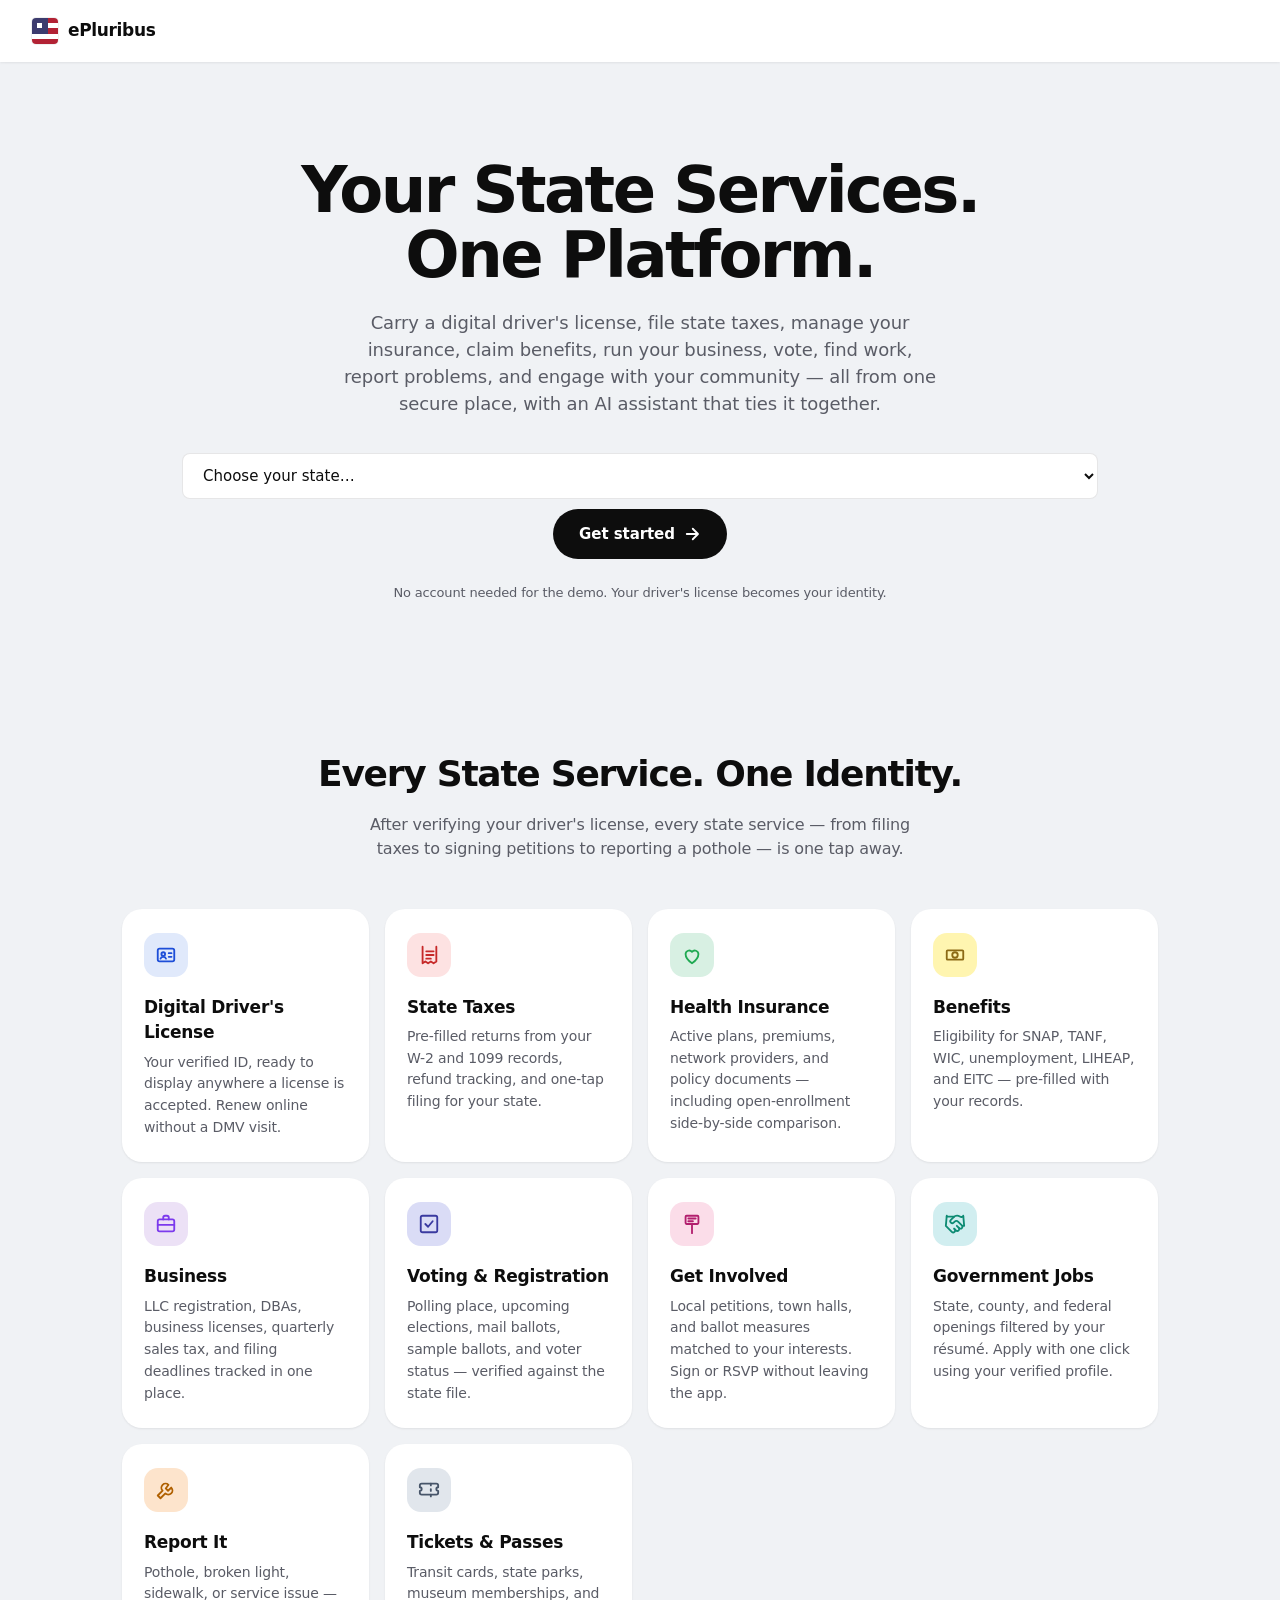
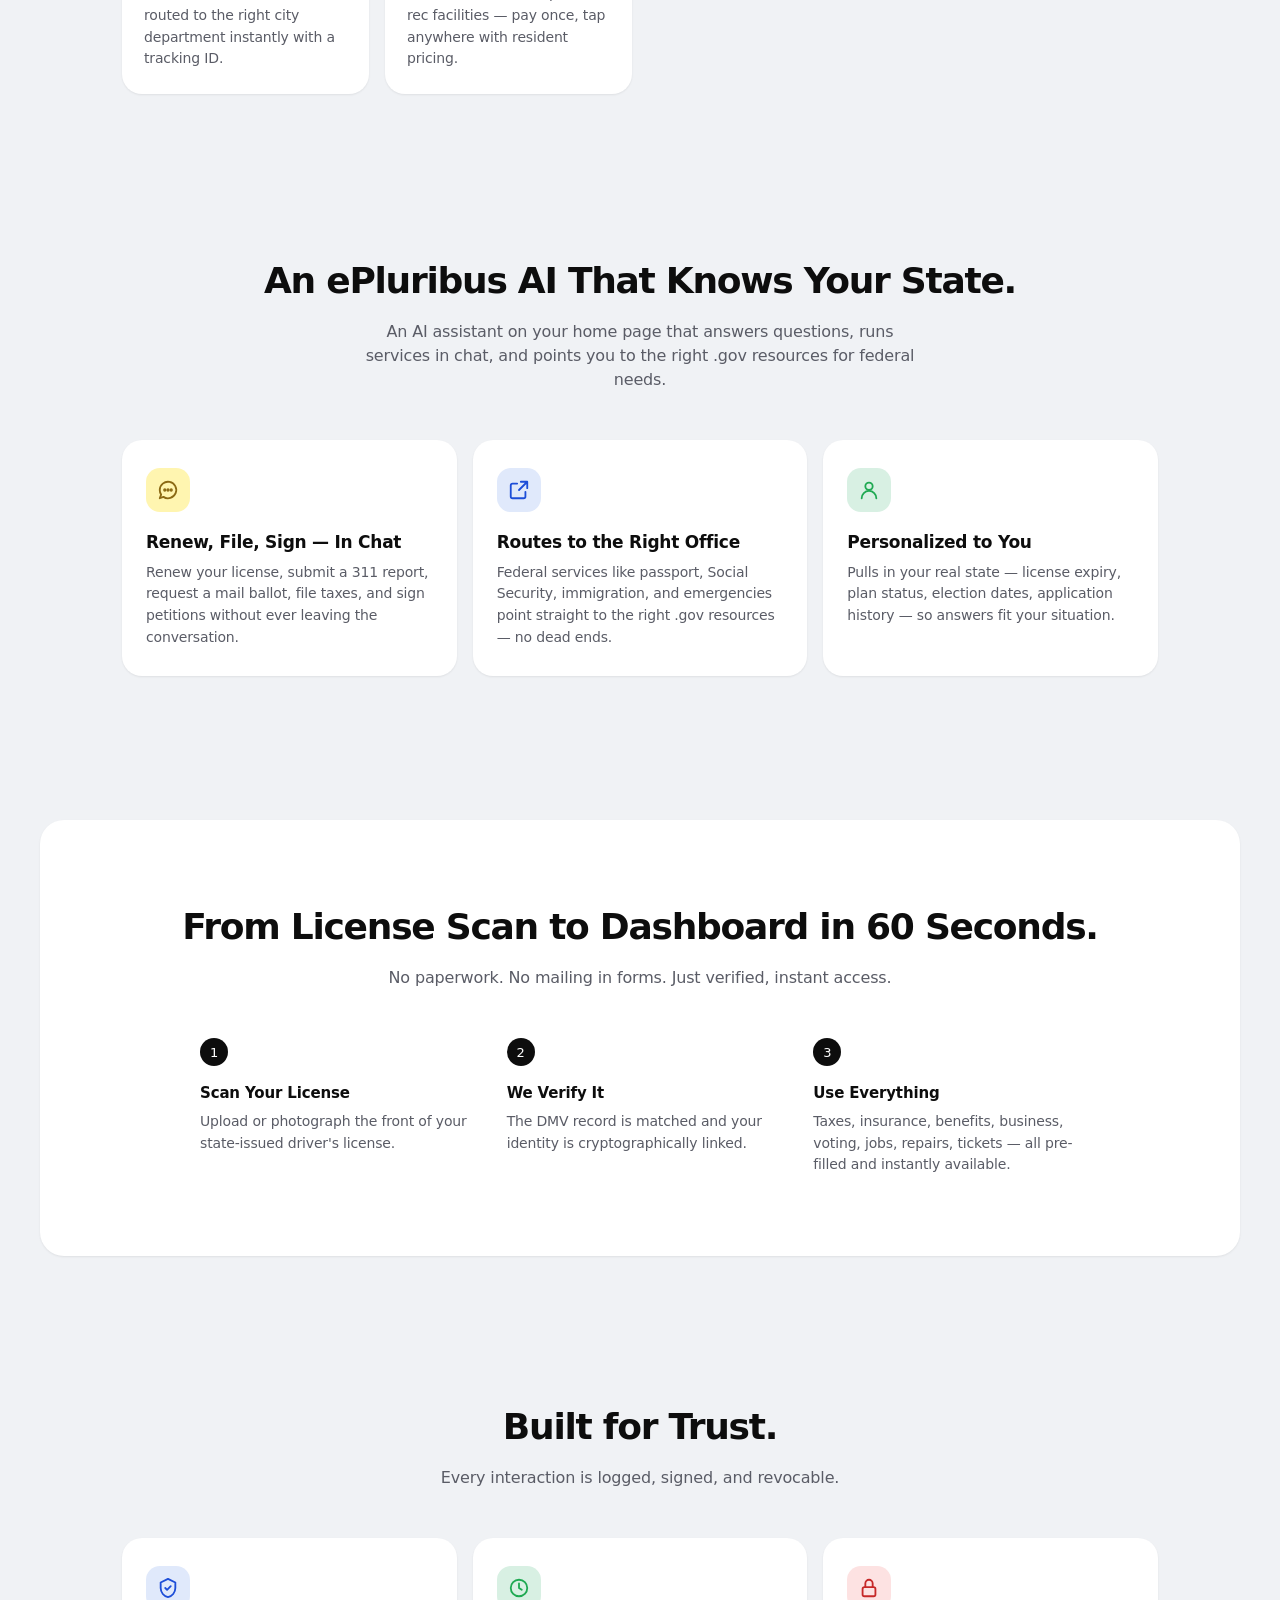
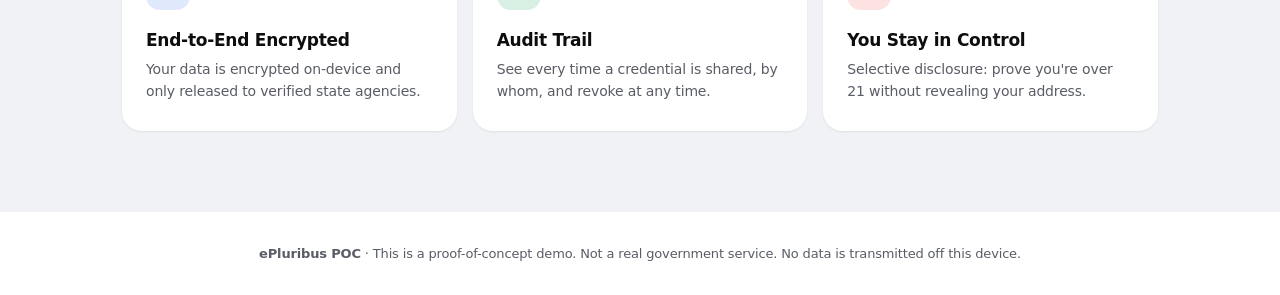
<file: index.html>
<!DOCTYPE html>
<html lang="en">
<head>
  <meta charset="UTF-8">
  <meta name="viewport" content="width=device-width, initial-scale=1.0">
  <title>ePluribus — Your state services in one place</title>
  <link rel="stylesheet" href="css/styles.css">
</head>
<body data-page="landing">
  <nav class="topnav">
    <div class="brand">
      <div class="brand-mark"><svg viewBox="0 0 25 25" xmlns="http://www.w3.org/2000/svg" aria-hidden="true"><rect width="15" height="15" fill="#3c3b6e"/><rect x="5" y="5" width="5" height="5" fill="#fff"/><rect x="15" width="10" height="5" fill="#b22234"/><rect x="15" y="5" width="10" height="5" fill="#fff"/><rect x="15" y="10" width="10" height="5" fill="#b22234"/><rect y="15" width="25" height="5" fill="#fff"/><rect y="20" width="25" height="5" fill="#b22234"/></svg></div>
      <span>ePluribus</span>
    </div>
  </nav>

  <main>
    <section class="hero">
      <h1>Your State Services.<br>One Platform.</h1>
      <p class="hero-sub">
        Carry a digital driver's license, file state taxes, manage your insurance, claim benefits, run your business, vote, find work, report problems, and engage with your community — all from one secure place, with an AI assistant that ties it together.
      </p>
      <div class="hero-cta">
        <select id="stateSelect" class="state-select" aria-label="Choose your state">
          <option value="">Choose your state…</option>
        </select>
        <button class="btn btn-primary btn-lg" onclick="startOnboarding()">
          Get started
          <svg width="18" height="18" viewBox="0 0 24 24" fill="none" stroke="currentColor" stroke-width="2.4" stroke-linecap="round" stroke-linejoin="round"><path d="M5 12h14M13 5l7 7-7 7"/></svg>
        </button>
      </div>
      <p class="text-muted text-sm mt-6">No account needed for the demo. Your driver's license becomes your identity.</p>
    </section>

    <section class="features" id="features">
      <h2 class="section-title">Every State Service. One Identity.</h2>
      <p class="section-sub">After verifying your driver's license, every state service — from filing taxes to signing petitions to reporting a pothole — is one tap away.</p>
      <div class="features-grid features-grid-flow">
        <div class="feature-card">
          <div class="feature-icon blue">
            <svg width="22" height="22" viewBox="0 0 24 24" fill="none" stroke="currentColor" stroke-width="2" stroke-linecap="round" stroke-linejoin="round"><rect x="3" y="5" width="18" height="14" rx="2"/><circle cx="9" cy="11" r="2"/><path d="M15 10h3M15 14h3M6 16c.5-1.5 2-2 3-2s2.5.5 3 2"/></svg>
          </div>
          <h3>Digital Driver's License</h3>
          <p>Your verified ID, ready to display anywhere a license is accepted. Renew online without a DMV visit.</p>
        </div>
        <div class="feature-card">
          <div class="feature-icon red">
            <svg width="22" height="22" viewBox="0 0 24 24" fill="none" stroke="currentColor" stroke-width="2" stroke-linecap="round" stroke-linejoin="round"><path d="M5 3v18l3-2 3 2 3-2 3 2 3-2V3"/><path d="M9 8h8M9 12h8M9 16h5"/></svg>
          </div>
          <h3>State Taxes</h3>
          <p>Pre-filled returns from your W-2 and 1099 records, refund tracking, and one-tap filing for your state.</p>
        </div>
        <div class="feature-card">
          <div class="feature-icon green">
            <svg width="22" height="22" viewBox="0 0 24 24" fill="none" stroke="currentColor" stroke-width="2" stroke-linecap="round" stroke-linejoin="round"><path d="M12 21s-7-4.5-7-10a4 4 0 0 1 7-2.5A4 4 0 0 1 19 11c0 5.5-7 10-7 10z"/></svg>
          </div>
          <h3>Health Insurance</h3>
          <p>Active plans, premiums, network providers, and policy documents — including open-enrollment side-by-side comparison.</p>
        </div>
        <div class="feature-card">
          <div class="feature-icon gold">
            <svg width="22" height="22" viewBox="0 0 24 24" fill="none" stroke="currentColor" stroke-width="2" stroke-linecap="round" stroke-linejoin="round"><rect x="3" y="7" width="18" height="10" rx="1"/><circle cx="12" cy="12" r="3"/></svg>
          </div>
          <h3>Benefits</h3>
          <p>Eligibility for SNAP, TANF, WIC, unemployment, LIHEAP, and EITC — pre-filled with your records.</p>
        </div>
        <div class="feature-card">
          <div class="feature-icon purple">
            <svg width="22" height="22" viewBox="0 0 24 24" fill="none" stroke="currentColor" stroke-width="2" stroke-linecap="round" stroke-linejoin="round"><rect x="3" y="7" width="18" height="13" rx="2"/><path d="M9 7V5a2 2 0 0 1 2-2h2a2 2 0 0 1 2 2v2"/><path d="M3 13h18"/></svg>
          </div>
          <h3>Business</h3>
          <p>LLC registration, DBAs, business licenses, quarterly sales tax, and filing deadlines tracked in one place.</p>
        </div>
        <div class="feature-card">
          <div class="feature-icon indigo">
            <svg width="22" height="22" viewBox="0 0 24 24" fill="none" stroke="currentColor" stroke-width="2" stroke-linecap="round" stroke-linejoin="round"><rect x="3" y="3" width="18" height="18" rx="2"/><path d="M8 12l3 3 5-6"/></svg>
          </div>
          <h3>Voting &amp; Registration</h3>
          <p>Polling place, upcoming elections, mail ballots, sample ballots, and voter status — verified against the state file.</p>
        </div>
        <div class="feature-card">
          <div class="feature-icon rose">
            <svg width="22" height="22" viewBox="0 0 24 24" fill="none" stroke="currentColor" stroke-width="2" stroke-linecap="round" stroke-linejoin="round"><rect x="5" y="3" width="14" height="9" rx="1"/><path d="M8 6h8M8 9h5"/><path d="M12 12v10"/></svg>
          </div>
          <h3>Get Involved</h3>
          <p>Local petitions, town halls, and ballot measures matched to your interests. Sign or RSVP without leaving the app.</p>
        </div>
        <div class="feature-card">
          <div class="feature-icon teal">
            <svg width="22" height="22" viewBox="0 0 24 24" fill="none" stroke="currentColor" stroke-width="2" stroke-linecap="round" stroke-linejoin="round"><path d="m11 17 2 2a1 1 0 1 0 3-3"/><path d="m14 14 2.5 2.5a1 1 0 1 0 3-3l-3.88-3.88a3 3 0 0 0-4.24 0l-.88.88a1 1 0 1 1-3-3l2.81-2.81a5.79 5.79 0 0 1 7.06-.87l.47.28a2 2 0 0 0 1.42.25L21 4"/><path d="m21 3 1 11h-2"/><path d="M3 3 2 14l6.5 6.5a1 1 0 1 0 3-3"/><path d="M3 4h8"/></svg>
          </div>
          <h3>Government Jobs</h3>
          <p>State, county, and federal openings filtered by your résumé. Apply with one click using your verified profile.</p>
        </div>
        <div class="feature-card">
          <div class="feature-icon amber">
            <svg width="22" height="22" viewBox="0 0 24 24" fill="none" stroke="currentColor" stroke-width="2" stroke-linecap="round" stroke-linejoin="round"><path d="M14.7 6.3a4.5 4.5 0 0 0-6.4 6.4L3 18l3 3 5.3-5.3a4.5 4.5 0 0 0 6.4-6.4l-3.5 3.5-2.5-2.5z"/></svg>
          </div>
          <h3>Report It</h3>
          <p>Pothole, broken light, sidewalk, or service issue — routed to the right city department instantly with a tracking ID.</p>
        </div>
        <div class="feature-card">
          <div class="feature-icon slate">
            <svg width="22" height="22" viewBox="0 0 24 24" fill="none" stroke="currentColor" stroke-width="2" stroke-linecap="round" stroke-linejoin="round"><path d="M2 9V7a2 2 0 0 1 2-2h16a2 2 0 0 1 2 2v2a2 2 0 0 0 0 4v2a2 2 0 0 1-2 2H4a2 2 0 0 1-2-2v-2a2 2 0 0 0 0-4z"/><path d="M14 5v2M14 11v2M14 17v2"/></svg>
          </div>
          <h3>Tickets &amp; Passes</h3>
          <p>Transit cards, state parks, museum memberships, and rec facilities — pay once, tap anywhere with resident pricing.</p>
        </div>
      </div>
    </section>

    <section class="features" id="assistant">
      <h2 class="section-title">An ePluribus AI That Knows Your State.</h2>
      <p class="section-sub">An AI assistant on your home page that answers questions, runs services in chat, and points you to the right .gov resources for federal needs.</p>
      <div class="features-grid">
        <div class="feature-card">
          <div class="feature-icon gold">
            <svg width="22" height="22" viewBox="0 0 24 24" fill="none" stroke="currentColor" stroke-width="2" stroke-linecap="round" stroke-linejoin="round"><path d="M3 12a9 9 0 1 1 4 7.5L3 21l1.5-4A9 9 0 0 1 3 12z"/><circle cx="8.5" cy="12" r="0.8" fill="currentColor"/><circle cx="12" cy="12" r="0.8" fill="currentColor"/><circle cx="15.5" cy="12" r="0.8" fill="currentColor"/></svg>
          </div>
          <h3>Renew, File, Sign — In Chat</h3>
          <p>Renew your license, submit a 311 report, request a mail ballot, file taxes, and sign petitions without ever leaving the conversation.</p>
        </div>
        <div class="feature-card">
          <div class="feature-icon blue">
            <svg width="22" height="22" viewBox="0 0 24 24" fill="none" stroke="currentColor" stroke-width="2" stroke-linecap="round" stroke-linejoin="round"><path d="M14 3h7v7M21 3l-9 9M10 5H5a2 2 0 0 0-2 2v12a2 2 0 0 0 2 2h12a2 2 0 0 0 2-2v-5"/></svg>
          </div>
          <h3>Routes to the Right Office</h3>
          <p>Federal services like passport, Social Security, immigration, and emergencies point straight to the right .gov resources — no dead ends.</p>
        </div>
        <div class="feature-card">
          <div class="feature-icon green">
            <svg width="22" height="22" viewBox="0 0 24 24" fill="none" stroke="currentColor" stroke-width="2" stroke-linecap="round" stroke-linejoin="round"><circle cx="12" cy="8" r="4"/><path d="M4 21a8 8 0 0 1 16 0"/></svg>
          </div>
          <h3>Personalized to You</h3>
          <p>Pulls in your real state — license expiry, plan status, election dates, application history — so answers fit your situation.</p>
        </div>
      </div>
    </section>

    <section class="howit" id="how">
      <h2 class="section-title">From License Scan to Dashboard in 60 Seconds.</h2>
      <p class="section-sub">No paperwork. No mailing in forms. Just verified, instant access.</p>
      <div class="howit-grid">
        <div class="howit-step">
          <div class="step-num">1</div>
          <h4>Scan Your License</h4>
          <p>Upload or photograph the front of your state-issued driver's license.</p>
        </div>
        <div class="howit-step">
          <div class="step-num">2</div>
          <h4>We Verify It</h4>
          <p>The DMV record is matched and your identity is cryptographically linked.</p>
        </div>
        <div class="howit-step">
          <div class="step-num">3</div>
          <h4>Use Everything</h4>
          <p>Taxes, insurance, benefits, business, voting, jobs, repairs, tickets — all pre-filled and instantly available.</p>
        </div>
      </div>
    </section>

    <section class="features" id="security">
      <h2 class="section-title">Built for Trust.</h2>
      <p class="section-sub">Every interaction is logged, signed, and revocable.</p>
      <div class="features-grid">
        <div class="feature-card">
          <div class="feature-icon blue">
            <svg width="22" height="22" viewBox="0 0 24 24" fill="none" stroke="currentColor" stroke-width="2" stroke-linecap="round" stroke-linejoin="round"><path d="M12 2l8 4v6c0 5-3.5 9-8 10-4.5-1-8-5-8-10V6z"/><polyline points="9 12 11 14 15 10"/></svg>
          </div>
          <h3>End-to-End Encrypted</h3>
          <p>Your data is encrypted on-device and only released to verified state agencies.</p>
        </div>
        <div class="feature-card">
          <div class="feature-icon green">
            <svg width="22" height="22" viewBox="0 0 24 24" fill="none" stroke="currentColor" stroke-width="2" stroke-linecap="round" stroke-linejoin="round"><circle cx="12" cy="12" r="9"/><path d="M12 7v5l3 2"/></svg>
          </div>
          <h3>Audit Trail</h3>
          <p>See every time a credential is shared, by whom, and revoke at any time.</p>
        </div>
        <div class="feature-card">
          <div class="feature-icon red">
            <svg width="22" height="22" viewBox="0 0 24 24" fill="none" stroke="currentColor" stroke-width="2" stroke-linecap="round" stroke-linejoin="round"><rect x="5" y="11" width="14" height="10" rx="2"/><path d="M8 11V7a4 4 0 0 1 8 0v4"/></svg>
          </div>
          <h3>You Stay in Control</h3>
          <p>Selective disclosure: prove you're over 21 without revealing your address.</p>
        </div>
      </div>
    </section>
  </main>

  <footer>
    <p><strong>ePluribus POC</strong> · This is a proof-of-concept demo. Not a real government service. No data is transmitted off this device.</p>
  </footer>

  <script src="js/app.js"></script>
  <script>
    (function () {
      const select = document.getElementById('stateSelect');
      const popular = document.createElement('optgroup');
      popular.label = 'Popular';
      POPULAR_STATES.forEach(c => {
        const o = document.createElement('option');
        o.value = c; o.textContent = STATES[c];
        popular.appendChild(o);
      });
      select.appendChild(popular);
      const all = document.createElement('optgroup');
      all.label = 'All states';
      Object.keys(STATES)
        .sort((a,b) => STATES[a].localeCompare(STATES[b]))
        .forEach(c => {
          const o = document.createElement('option');
          o.value = c; o.textContent = STATES[c];
          all.appendChild(o);
        });
      select.appendChild(all);
      const prev = sessionStorage.getItem('civic_state');
      if (prev) select.value = prev;
    })();

    function startOnboarding() {
      const s = document.getElementById('stateSelect').value;
      if (!s) {
        document.getElementById('stateSelect').focus();
        document.getElementById('stateSelect').style.borderColor = 'var(--accent)';
        return;
      }
      setState(s);
      window.location.href = 'scan.html';
    }
  </script>
</body>
</html>
</file>
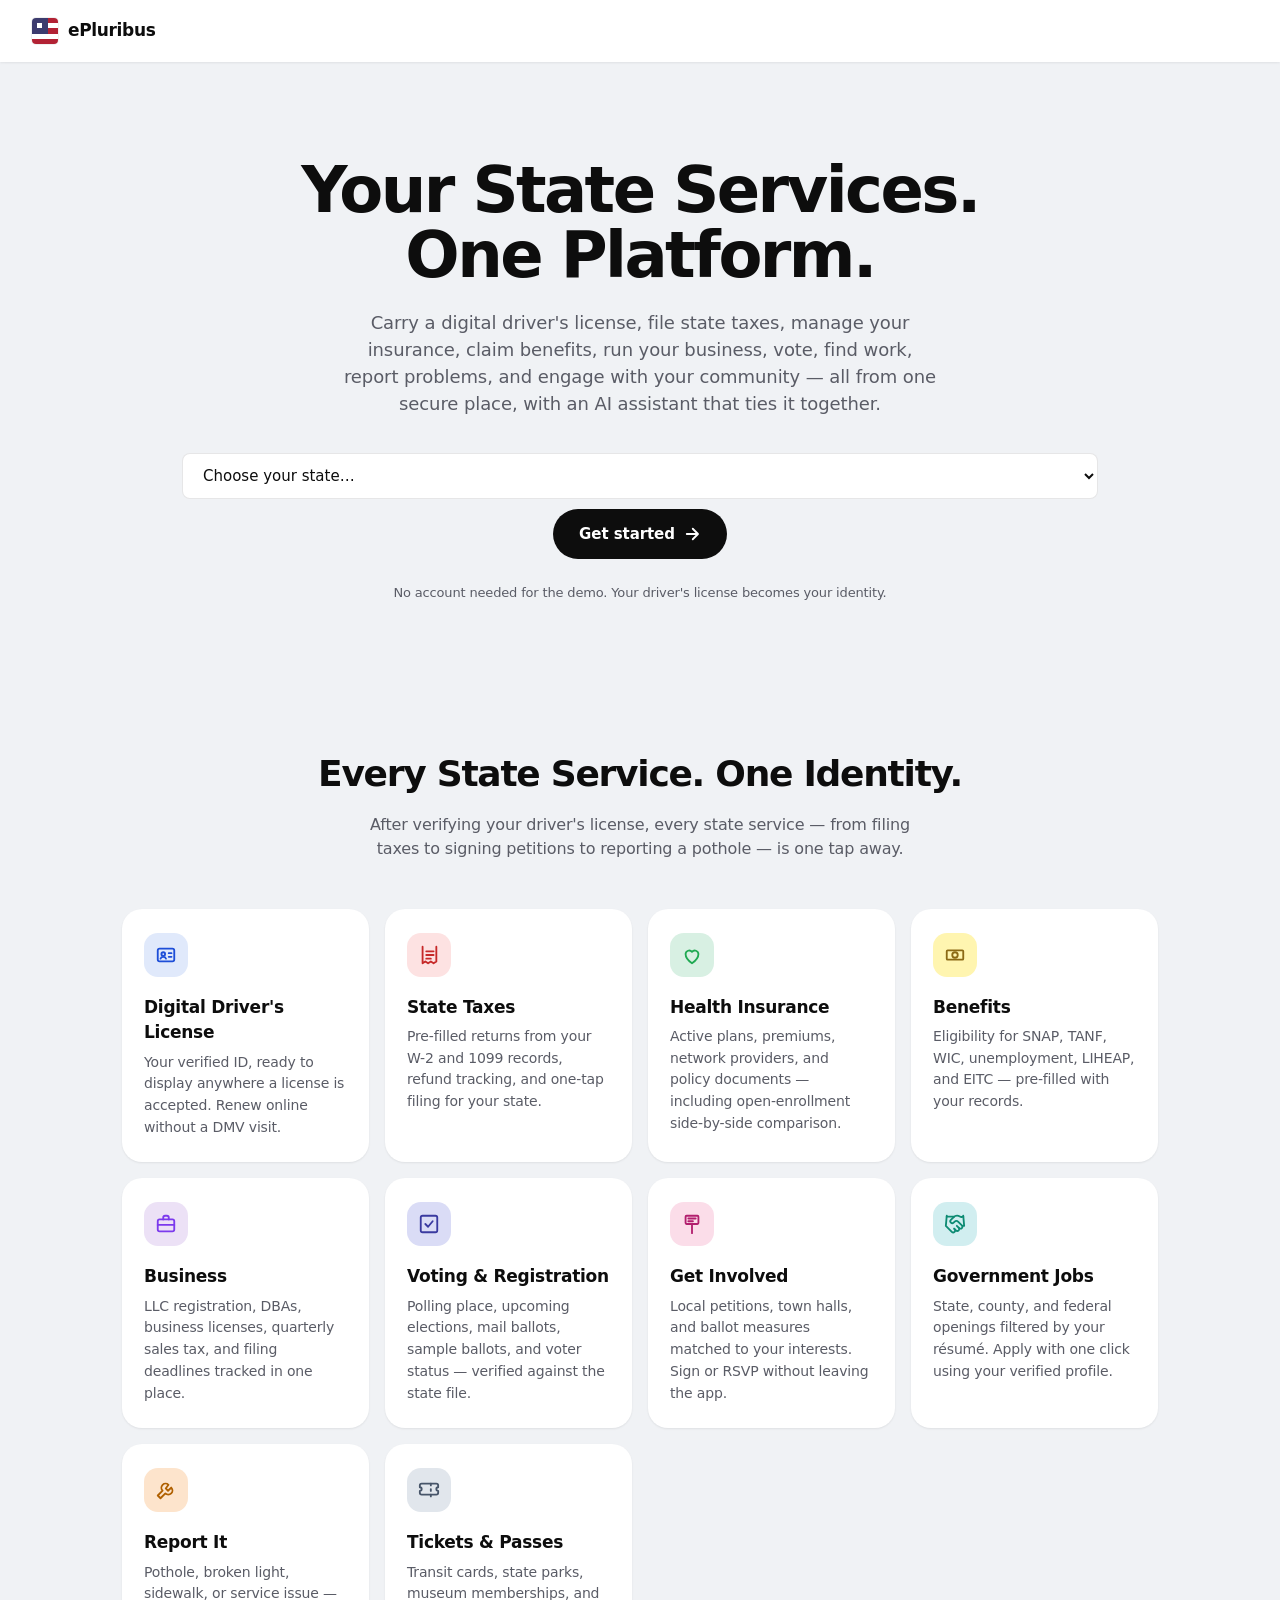
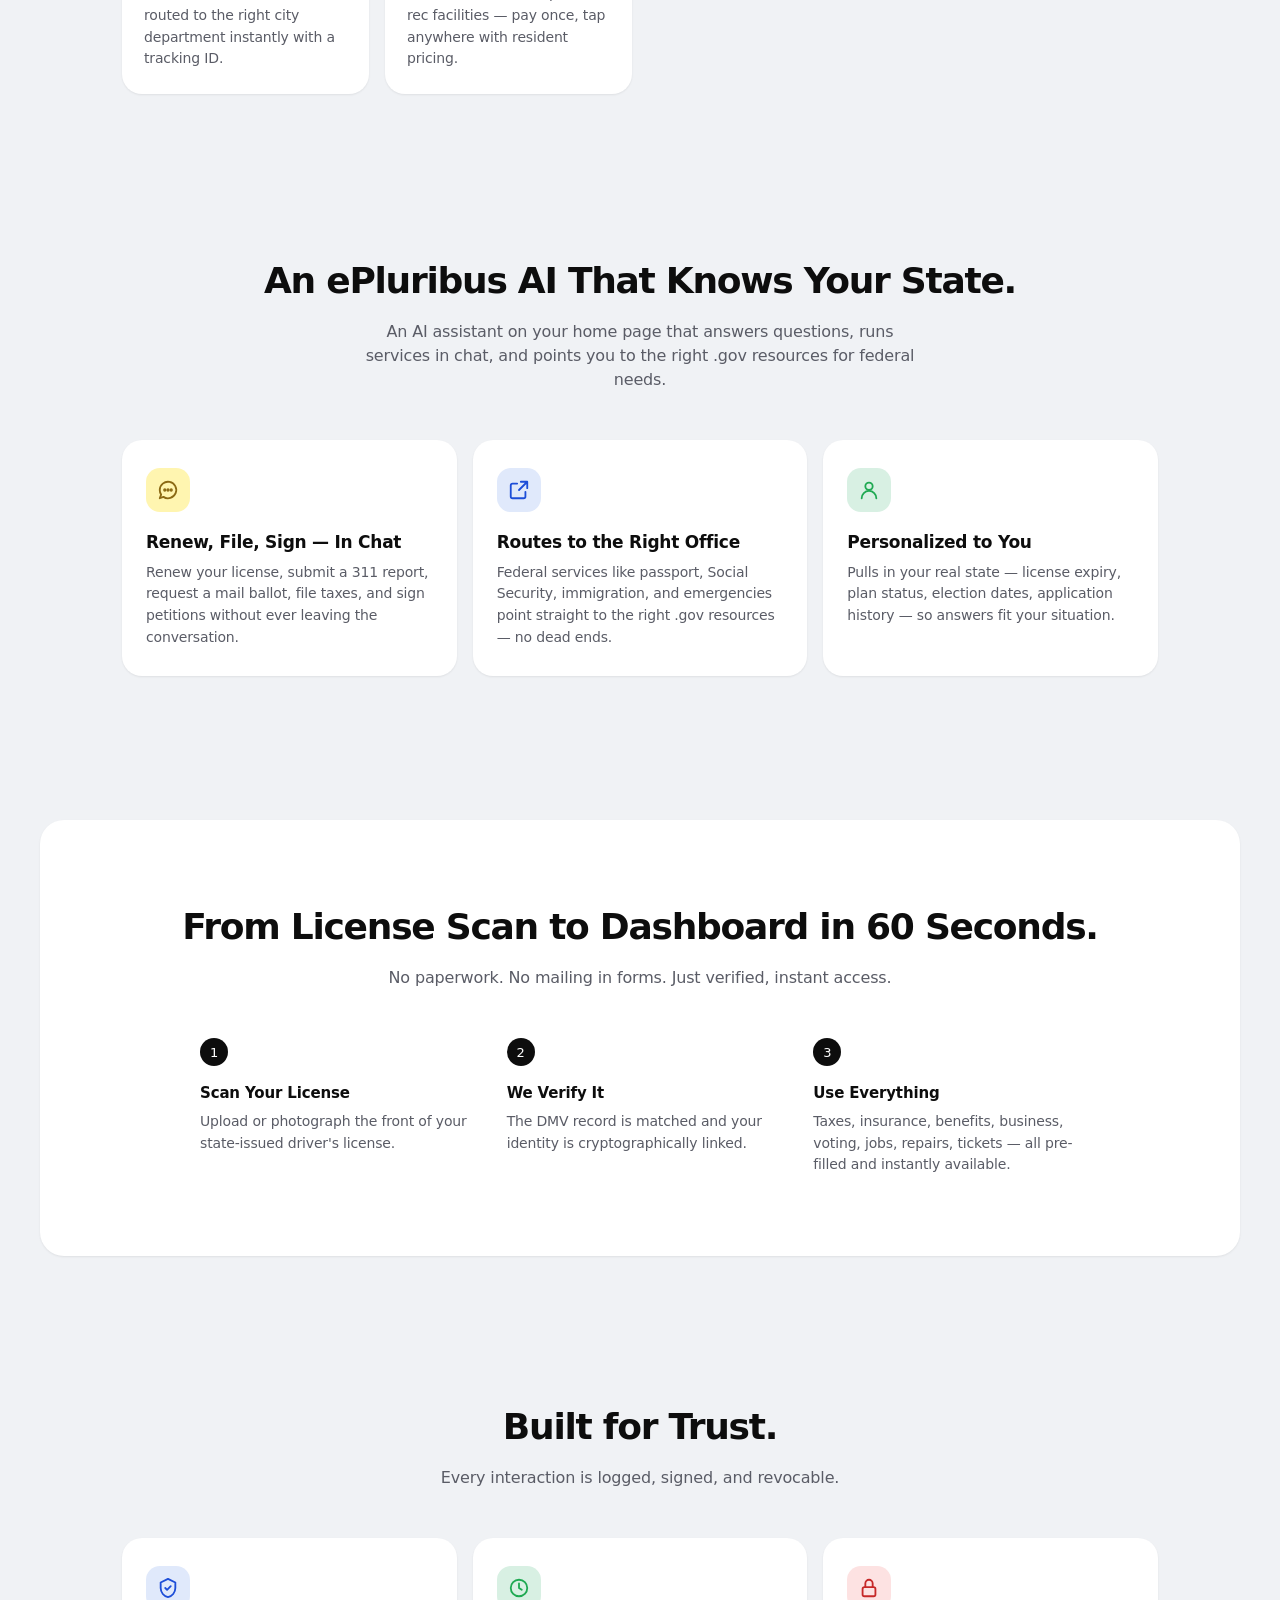
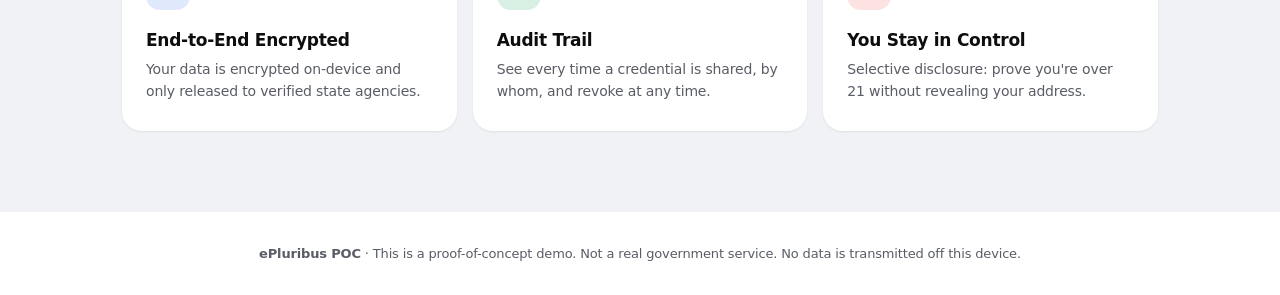
<file: business.html>
<!DOCTYPE html>
<html lang="en">
<head>
  <meta charset="UTF-8">
  <meta name="viewport" content="width=device-width, initial-scale=1.0">
  <title>Business — ePluribus</title>
  <link rel="stylesheet" href="css/styles.css">
</head>
<body data-page="business">
  <div class="app">
    <div id="sidebar-mount"></div>
    <main class="main-content">
      <div class="page-header">
        <div class="page-title">
          <h1>Business</h1>
          <p>Registered entities, licenses, sales tax, and filings.</p>
        </div>
        <button class="btn btn-primary">
          <svg width="16" height="16" viewBox="0 0 24 24" fill="none" stroke="currentColor" stroke-width="2.4" stroke-linecap="round" stroke-linejoin="round"><path d="M12 5v14M5 12h14"/></svg>
          Register new business
        </button>
      </div>

      <div class="grid-3 mb-6">
        <div class="stat">
          <div class="stat-label">Active entities</div>
          <div class="stat-value">1</div>
          <div class="stat-trend">Mitchell Design LLC</div>
        </div>
        <div class="stat">
          <div class="stat-label">Sales tax due</div>
          <div class="stat-value">$1,184</div>
          <div class="stat-trend down">Due May 31, 2026</div>
        </div>
        <div class="stat">
          <div class="stat-label">YTD gross receipts</div>
          <div class="stat-value">$23,460</div>
          <div class="stat-trend up">↑ 18% vs last year</div>
        </div>
      </div>

      <div class="card mb-6">
        <div class="card-header">
          <div>
            <div class="card-title">Mitchell Design LLC</div>
            <div class="text-sm text-muted">EIN 87-2340198 · Filed 2022-08-04</div>
          </div>
          <span class="badge badge-success"><span class="dot"></span>In good standing</span>
        </div>
        <div class="grid-4" style="gap:12px;">
          <div class="info-field"><label>Entity type</label><div class="value">LLC (single-member)</div></div>
          <div class="info-field"><label>State of formation</label><div class="value" id="bizState">California</div></div>
          <div class="info-field"><label>Registered agent</label><div class="value">Sarah K. Mitchell</div></div>
          <div class="info-field"><label>NAICS</label><div class="value">541430 · Graphic Design</div></div>
          <div class="info-field"><label>Sales tax permit</label><div class="value">SR-EH 100-987654</div></div>
          <div class="info-field"><label>Annual report due</label><div class="value">Aug 31, 2026</div></div>
          <div class="info-field"><label>DBA</label><div class="value">Mitchell Design — exp Jul 12</div></div>
          <div class="info-field"><label>Worker's comp</label><div class="value">Exempt (no employees)</div></div>
        </div>
      </div>

      <div class="grid-2 mb-6">
        <div class="card">
          <div class="card-header"><div class="card-title">Upcoming Filings</div></div>
          <ul class="list">
            <li class="list-item">
              <div class="list-item-icon" style="background:rgba(217,119,6,0.12);color:var(--warning);">
                <svg width="18" height="18" viewBox="0 0 24 24" fill="none" stroke="currentColor" stroke-width="2" stroke-linecap="round" stroke-linejoin="round"><circle cx="12" cy="12" r="9"/><path d="M12 9v4M12 17h.01"/></svg>
              </div>
              <div class="list-item-content">
                <div class="list-item-title">Q1 sales & use tax · $1,184</div>
                <div class="list-item-sub">Pre-filled from card-reader & invoice data</div>
              </div>
              <div class="list-item-meta"><strong>May 31</strong></div>
            </li>
            <li class="list-item">
              <div class="list-item-icon">
                <svg width="18" height="18" viewBox="0 0 24 24" fill="none" stroke="currentColor" stroke-width="2" stroke-linecap="round" stroke-linejoin="round"><rect x="3" y="5" width="18" height="16" rx="2"/><path d="M3 10h18M8 3v4M16 3v4"/></svg>
              </div>
              <div class="list-item-content">
                <div class="list-item-title">DBA renewal · Mitchell Design</div>
                <div class="list-item-sub">$26 county fee · 1-click renew</div>
              </div>
              <div class="list-item-meta"><strong>Jul 12</strong></div>
            </li>
            <li class="list-item">
              <div class="list-item-icon">
                <svg width="18" height="18" viewBox="0 0 24 24" fill="none" stroke="currentColor" stroke-width="2" stroke-linecap="round" stroke-linejoin="round"><path d="M14 3H7a2 2 0 0 0-2 2v14a2 2 0 0 0 2 2h10a2 2 0 0 0 2-2V8z"/><polyline points="14 3 14 8 19 8"/></svg>
              </div>
              <div class="list-item-content">
                <div class="list-item-title">LLC Statement of Information</div>
                <div class="list-item-sub">$20 SOS filing · biennial</div>
              </div>
              <div class="list-item-meta"><strong>Aug 31</strong></div>
            </li>
            <li class="list-item">
              <div class="list-item-icon">
                <svg width="18" height="18" viewBox="0 0 24 24" fill="none" stroke="currentColor" stroke-width="2" stroke-linecap="round" stroke-linejoin="round"><path d="M5 3v18l3-2 3 2 3-2 3 2 3-2V3"/><path d="M9 8h8M9 12h8M9 16h5"/></svg>
              </div>
              <div class="list-item-content">
                <div class="list-item-title">$800 LLC tax (FTB Form 568)</div>
                <div class="list-item-sub">Annual minimum franchise tax</div>
              </div>
              <div class="list-item-meta"><strong>Apr 15, 2027</strong></div>
            </li>
          </ul>
        </div>

        <div class="card">
          <div class="card-header"><div class="card-title">Licenses & Permits</div></div>
          <ul class="list">
            <li class="list-item">
              <div class="list-item-icon" style="background:rgba(5,150,105,0.12);color:var(--success);">
                <svg width="18" height="18" viewBox="0 0 24 24" fill="none" stroke="currentColor" stroke-width="2.4" stroke-linecap="round" stroke-linejoin="round"><polyline points="20 6 9 17 4 12"/></svg>
              </div>
              <div class="list-item-content">
                <div class="list-item-title">Seller's permit (CDTFA)</div>
                <div class="list-item-sub">SR-EH 100-987654</div>
              </div>
              <span class="badge badge-success">Active</span>
            </li>
            <li class="list-item">
              <div class="list-item-icon" style="background:rgba(5,150,105,0.12);color:var(--success);">
                <svg width="18" height="18" viewBox="0 0 24 24" fill="none" stroke="currentColor" stroke-width="2.4" stroke-linecap="round" stroke-linejoin="round"><polyline points="20 6 9 17 4 12"/></svg>
              </div>
              <div class="list-item-content">
                <div class="list-item-title">City of LA business tax cert.</div>
                <div class="list-item-sub">Renewed Feb 2026</div>
              </div>
              <span class="badge badge-success">Active</span>
            </li>
            <li class="list-item">
              <div class="list-item-icon" style="background:rgba(217,119,6,0.12);color:var(--warning);">
                <svg width="18" height="18" viewBox="0 0 24 24" fill="none" stroke="currentColor" stroke-width="2" stroke-linecap="round" stroke-linejoin="round"><circle cx="12" cy="12" r="9"/><path d="M12 7v5l3 2"/></svg>
              </div>
              <div class="list-item-content">
                <div class="list-item-title">DBA · Mitchell Design</div>
                <div class="list-item-sub">LA County recorder</div>
              </div>
              <span class="badge badge-warning">Renew soon</span>
            </li>
            <li class="list-item">
              <div class="list-item-icon">
                <svg width="18" height="18" viewBox="0 0 24 24" fill="none" stroke="currentColor" stroke-width="2" stroke-linecap="round" stroke-linejoin="round"><path d="M12 5v14M5 12h14"/></svg>
              </div>
              <div class="list-item-content">
                <div class="list-item-title text-muted">Add another license</div>
                <div class="list-item-sub">e.g. contractor's, professional, food handler</div>
              </div>
            </li>
          </ul>
        </div>
      </div>

      <div class="card">
        <div class="card-header"><div class="card-title">Recent Filings</div></div>
        <table class="table">
          <thead><tr><th>Date</th><th>Filing</th><th>Amount</th><th>Status</th></tr></thead>
          <tbody>
            <tr><td>Feb 28, 2026</td><td>Q4 2025 sales & use tax</td><td>$1,420</td><td><span class="badge badge-success">Accepted</span></td></tr>
            <tr><td>Feb 12, 2026</td><td>City of LA business tax renewal</td><td>$155</td><td><span class="badge badge-success">Accepted</span></td></tr>
            <tr><td>Apr 15, 2025</td><td>$800 LLC tax</td><td>$800</td><td><span class="badge badge-success">Accepted</span></td></tr>
            <tr><td>Aug 31, 2024</td><td>Statement of Information (LLC-12)</td><td>$20</td><td><span class="badge badge-success">Accepted</span></td></tr>
          </tbody>
        </table>
      </div>
    </main>
  </div>

  <script src="js/app.js"></script>
  <script>
    const u = getCitizen();
    if (u) document.getElementById('bizState').textContent = u.stateName;
  </script>
</body>
</html>
</file>
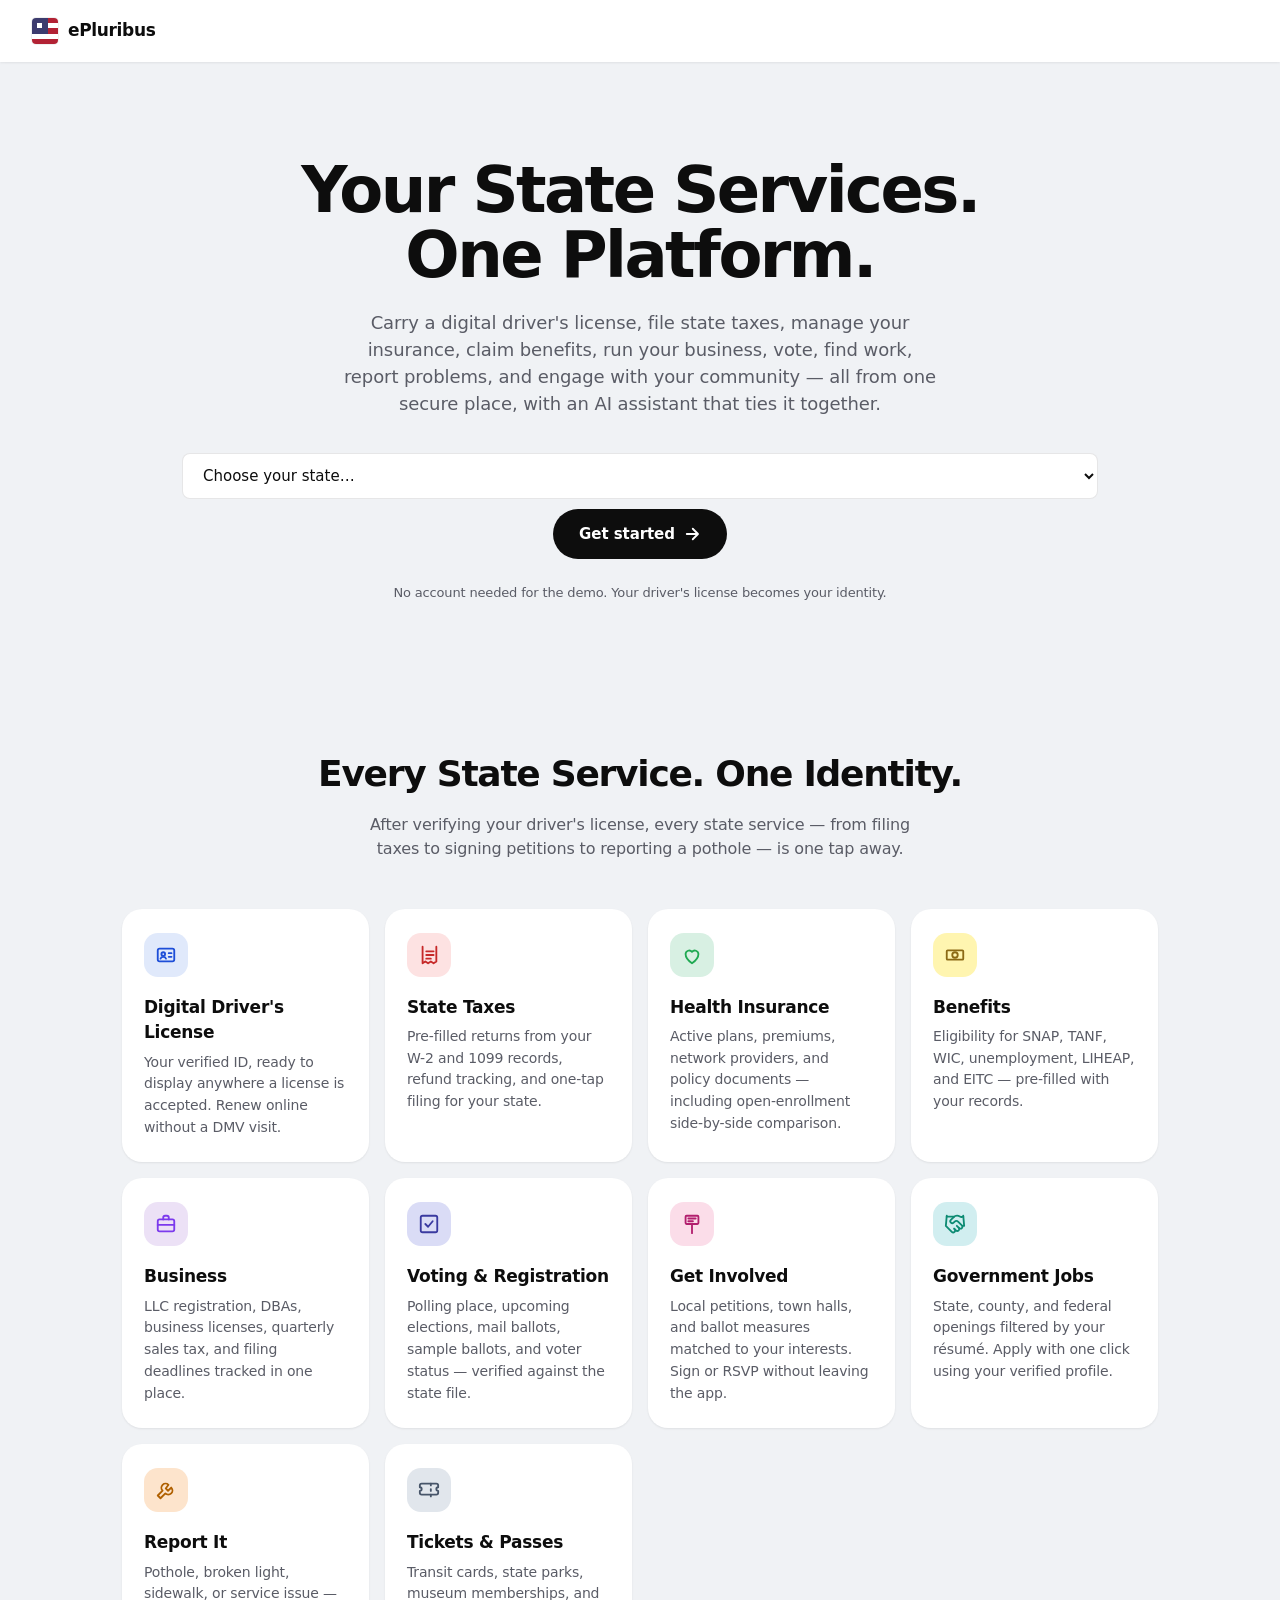
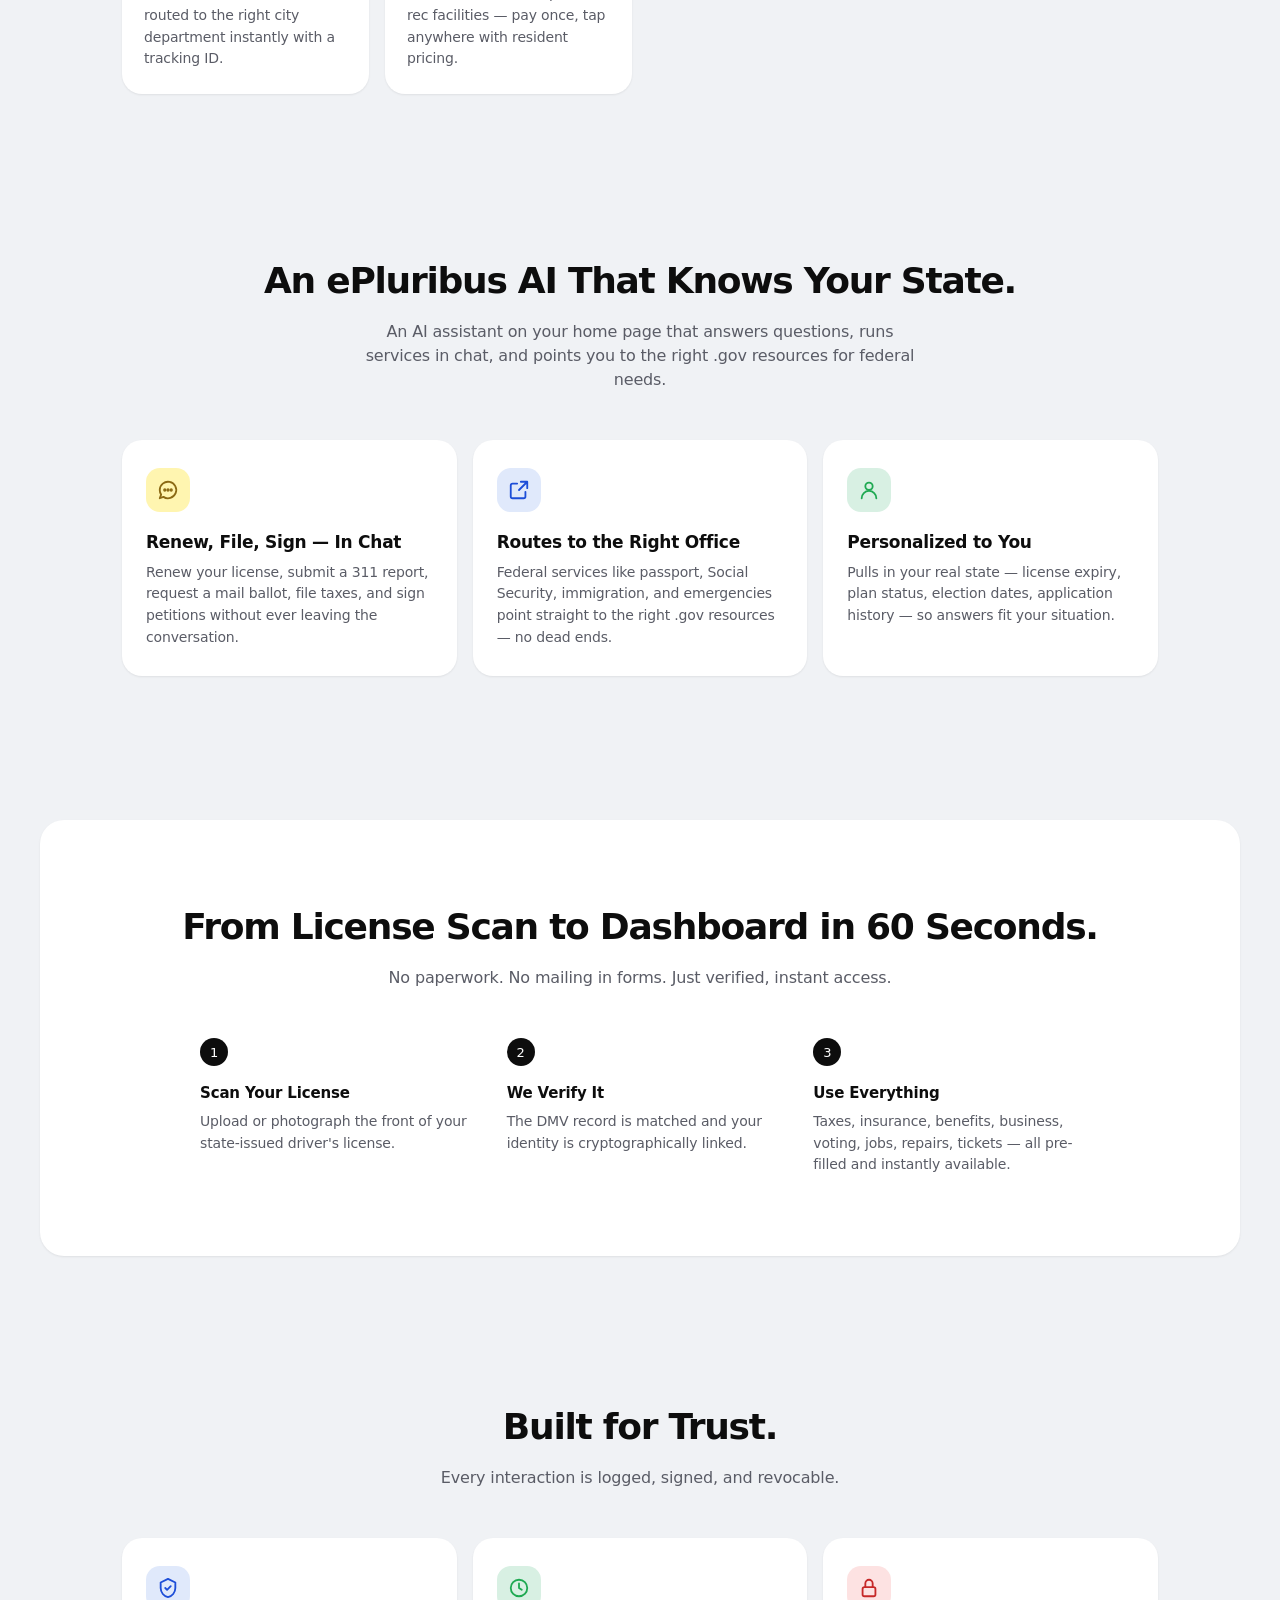
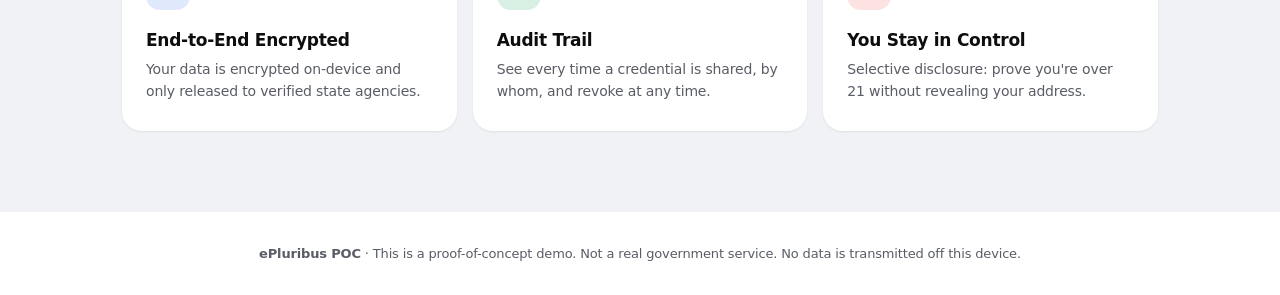
<file: dashboard.html>
<!DOCTYPE html>
<html lang="en">
<head>
  <meta charset="UTF-8">
  <meta name="viewport" content="width=device-width, initial-scale=1.0">
  <title>Dashboard — ePluribus</title>
  <link rel="stylesheet" href="css/styles.css">
</head>
<body data-page="dashboard">
  <div class="app">
    <div id="sidebar-mount"></div>
    <main class="main-content">
      <div class="page-header">
        <div class="page-title">
          <h1 id="welcome">Welcome back</h1>
          <p id="welcomeSub">Here's your government services dashboard.</p>
        </div>
      </div>

      <div class="chatbot-inline" aria-live="polite">
        <div class="chatbot-header">
          <div class="chatbot-avatar" aria-hidden="true">
            <svg width="14" height="14" viewBox="0 0 24 24" fill="currentColor"><path d="M12 2l1.8 6.2L20 10l-6.2 1.8L12 18l-1.8-6.2L4 10l6.2-1.8z"/></svg>
          </div>
          <div class="chatbot-header-text">
            <div class="chatbot-title">ePluribus AI</div>
          </div>
        </div>
        <div class="chatbot-messages" id="chatbotMessages"></div>
        <div class="chatbot-suggestions" id="chatbotSuggestions">
          <button class="chatbot-suggestion" onclick="sendSuggestion('How do I renew my license?')">Renew license</button>
          <button class="chatbot-suggestion" onclick="sendSuggestion('When is my next election?')">Next election</button>
          <button class="chatbot-suggestion" onclick="sendSuggestion('Where do I report a pothole?')">Report a pothole</button>
          <button class="chatbot-suggestion" onclick="sendSuggestion('What benefits do I qualify for?')">My benefits</button>
        </div>
        <form class="chatbot-input" onsubmit="sendChat(event)">
          <input type="text" id="chatbotInput" placeholder="Ask about taxes, licenses, voting, benefits..." autocomplete="off">
          <button type="submit" aria-label="Send">
            <svg width="16" height="16" viewBox="0 0 24 24" fill="none" stroke="currentColor" stroke-width="2.2" stroke-linecap="round" stroke-linejoin="round"><path d="M5 12h14M13 5l7 7-7 7"/></svg>
          </button>
        </form>
        <div class="chatbot-disclaimer">Demo assistant · responses are simulated, not real AI</div>
      </div>

      <h2 class="text-xl mb-4">Quick Services</h2>
      <div class="services mb-6">
        <a href="license.html" class="service-card">
          <div class="service-icon blue">
            <svg width="22" height="22" viewBox="0 0 24 24" fill="none" stroke="currentColor" stroke-width="2" stroke-linecap="round" stroke-linejoin="round"><rect x="3" y="5" width="18" height="14" rx="2"/><circle cx="9" cy="11" r="2"/><path d="M15 10h3M15 14h3M6 16c.5-1.5 2-2 3-2s2.5.5 3 2"/></svg>
          </div>
          <h3>Digital License</h3>
          <p>View, share, or verify your ID.</p>
        </a>
        <a href="taxes.html" class="service-card">
          <div class="service-icon red">
            <svg width="22" height="22" viewBox="0 0 24 24" fill="none" stroke="currentColor" stroke-width="2" stroke-linecap="round" stroke-linejoin="round"><path d="M5 3v18l3-2 3 2 3-2 3 2 3-2V3"/><path d="M9 8h8M9 12h8M9 16h5"/></svg>
          </div>
          <h3>State Taxes</h3>
          <p>2025 return is pre-filled and ready.</p>
        </a>
        <a href="healthcare.html" class="service-card">
          <div class="service-icon green">
            <svg width="22" height="22" viewBox="0 0 24 24" fill="none" stroke="currentColor" stroke-width="2" stroke-linecap="round" stroke-linejoin="round"><path d="M12 21s-7-4.5-7-10a4 4 0 0 1 7-2.5A4 4 0 0 1 19 11c0 5.5-7 10-7 10z"/></svg>
          </div>
          <h3>Health Insurance</h3>
          <p>3 plans active. Open enrollment Nov 1.</p>
        </a>
        <a href="welfare.html" class="service-card">
          <div class="service-icon gold">
            <svg width="22" height="22" viewBox="0 0 24 24" fill="none" stroke="currentColor" stroke-width="2" stroke-linecap="round" stroke-linejoin="round"><rect x="3" y="7" width="18" height="10" rx="1"/><circle cx="12" cy="12" r="3"/></svg>
          </div>
          <h3>Benefits</h3>
          <p>SNAP, TANF, WIC, unemployment.</p>
        </a>
        <a href="business.html" class="service-card">
          <div class="service-icon purple">
            <svg width="22" height="22" viewBox="0 0 24 24" fill="none" stroke="currentColor" stroke-width="2" stroke-linecap="round" stroke-linejoin="round"><rect x="3" y="7" width="18" height="13" rx="2"/><path d="M9 7V5a2 2 0 0 1 2-2h2a2 2 0 0 1 2 2v2"/><path d="M3 13h18"/></svg>
          </div>
          <h3>Business</h3>
          <p>1 active LLC. Sales tax due May 31.</p>
        </a>
        <a href="engage.html" class="service-card">
          <div class="service-icon rose">
            <svg width="22" height="22" viewBox="0 0 24 24" fill="none" stroke="currentColor" stroke-width="2" stroke-linecap="round" stroke-linejoin="round"><rect x="5" y="3" width="14" height="9" rx="1"/><path d="M8 6h8M8 9h5"/><path d="M12 12v10"/></svg>
          </div>
          <h3>Get Involved</h3>
          <p>5 petitions and 4 town halls match your interests.</p>
        </a>
        <a href="vote.html" class="service-card">
          <div class="service-icon indigo">
            <svg width="22" height="22" viewBox="0 0 24 24" fill="none" stroke="currentColor" stroke-width="2" stroke-linecap="round" stroke-linejoin="round"><rect x="3" y="3" width="18" height="18" rx="2"/><path d="M8 12l3 3 5-6"/></svg>
          </div>
          <h3>Voting</h3>
          <p>Registered. Next election Jun 4.</p>
        </a>
        <a href="jobs.html" class="service-card">
          <div class="service-icon teal">
            <svg width="22" height="22" viewBox="0 0 24 24" fill="none" stroke="currentColor" stroke-width="2" stroke-linecap="round" stroke-linejoin="round"><path d="m11 17 2 2a1 1 0 1 0 3-3"/><path d="m14 14 2.5 2.5a1 1 0 1 0 3-3l-3.88-3.88a3 3 0 0 0-4.24 0l-.88.88a1 1 0 1 1-3-3l2.81-2.81a5.79 5.79 0 0 1 7.06-.87l.47.28a2 2 0 0 0 1.42.25L21 4"/><path d="m21 3 1 11h-2"/><path d="M3 3 2 14l6.5 6.5a1 1 0 1 0 3-3"/><path d="M3 4h8"/></svg>
          </div>
          <h3>Government Jobs</h3>
          <p>23 open roles match your profile.</p>
        </a>
        <a href="repairs.html" class="service-card">
          <div class="service-icon amber">
            <svg width="22" height="22" viewBox="0 0 24 24" fill="none" stroke="currentColor" stroke-width="2" stroke-linecap="round" stroke-linejoin="round"><path d="M14.7 6.3a4.5 4.5 0 0 0-6.4 6.4L3 18l3 3 5.3-5.3a4.5 4.5 0 0 0 6.4-6.4l-3.5 3.5-2.5-2.5z"/></svg>
          </div>
          <h3>Report It</h3>
          <p>Pothole, light, sidewalk, or service issue.</p>
        </a>
        <a href="tickets.html" class="service-card">
          <div class="service-icon slate">
            <svg width="22" height="22" viewBox="0 0 24 24" fill="none" stroke="currentColor" stroke-width="2" stroke-linecap="round" stroke-linejoin="round"><path d="M2 9V7a2 2 0 0 1 2-2h16a2 2 0 0 1 2 2v2a2 2 0 0 0 0 4v2a2 2 0 0 1-2 2H4a2 2 0 0 1-2-2v-2a2 2 0 0 0 0-4z"/><path d="M14 5v2M14 11v2M14 17v2"/></svg>
          </div>
          <h3>Tickets &amp; Passes</h3>
          <p>Metro pass, parks, and museum entry.</p>
        </a>
      </div>

      <div class="grid-2">
        <div class="card">
          <div class="card-header">
            <div class="card-title">Recent Activity</div>
            <a class="card-link" href="#">View all</a>
          </div>
          <ul class="list">
            <li class="list-item">
              <div class="list-item-icon" style="background:rgba(5,150,105,0.12);color:var(--success);">
                <svg width="18" height="18" viewBox="0 0 24 24" fill="none" stroke="currentColor" stroke-width="2.4" stroke-linecap="round" stroke-linejoin="round"><polyline points="20 6 9 17 4 12"/></svg>
              </div>
              <div class="list-item-content">
                <div class="list-item-title">2024 state tax return accepted</div>
                <div class="list-item-sub">Refund of $1,247 issued via direct deposit</div>
              </div>
              <div class="list-item-meta">3 days ago</div>
            </li>
            <li class="list-item">
              <div class="list-item-icon">
                <svg width="18" height="18" viewBox="0 0 24 24" fill="none" stroke="currentColor" stroke-width="2" stroke-linecap="round" stroke-linejoin="round"><circle cx="12" cy="12" r="9"/><path d="M12 7v5l3 2"/></svg>
              </div>
              <div class="list-item-content">
                <div class="list-item-title">License presented at TSA — LAX</div>
                <div class="list-item-sub">Selective disclosure: name, photo, age over 18</div>
              </div>
              <div class="list-item-meta">Apr 28</div>
            </li>
            <li class="list-item">
              <div class="list-item-icon" style="background:rgba(217,119,6,0.12);color:var(--warning);">
                <svg width="18" height="18" viewBox="0 0 24 24" fill="none" stroke="currentColor" stroke-width="2" stroke-linecap="round" stroke-linejoin="round"><path d="M12 9v4M12 17h.01"/><circle cx="12" cy="12" r="9"/></svg>
              </div>
              <div class="list-item-content">
                <div class="list-item-title">Quarterly sales tax filing due May 31</div>
                <div class="list-item-sub">Mitchell Design LLC — pre-filled and ready</div>
              </div>
              <div class="list-item-meta">28 days</div>
            </li>
            <li class="list-item">
              <div class="list-item-icon" style="background:rgba(5,150,105,0.12);color:var(--success);">
                <svg width="18" height="18" viewBox="0 0 24 24" fill="none" stroke="currentColor" stroke-width="2.4" stroke-linecap="round" stroke-linejoin="round"><polyline points="20 6 9 17 4 12"/></svg>
              </div>
              <div class="list-item-content">
                <div class="list-item-title">May insurance premium auto-paid</div>
                <div class="list-item-sub">$441 · BlueShield, Delta Dental, VSP · Bank ···· 4408</div>
              </div>
              <div class="list-item-meta">May 1</div>
            </li>
            <li class="list-item">
              <div class="list-item-icon">
                <svg width="18" height="18" viewBox="0 0 24 24" fill="none" stroke="currentColor" stroke-width="2" stroke-linecap="round" stroke-linejoin="round"><path d="M12 2l8 4v6c0 5-3.5 9-8 10-4.5-1-8-5-8-10V6z"/><polyline points="9 12 11 14 15 10"/></svg>
              </div>
              <div class="list-item-content">
                <div class="list-item-title">Identity verified with ePluribus</div>
                <div class="list-item-sub">Driver's license matched to DMV record</div>
              </div>
              <div class="list-item-meta">Today</div>
            </li>
          </ul>
        </div>

        <div class="card">
          <div class="card-header">
            <div class="card-title">For You</div>
          </div>
          <ul class="list">
            <li class="list-item">
              <div class="list-item-icon" style="background:rgba(11,61,145,0.1);color:var(--primary);">
                <svg width="18" height="18" viewBox="0 0 24 24" fill="none" stroke="currentColor" stroke-width="2" stroke-linecap="round" stroke-linejoin="round"><path d="M5 3v18l3-2 3 2 3-2 3 2 3-2V3"/><path d="M9 8h8M9 12h8M9 16h5"/></svg>
              </div>
              <div class="list-item-content">
                <div class="list-item-title">File 2025 state taxes</div>
                <div class="list-item-sub">Pre-filled from W-2 and 1099 records</div>
              </div>
              <a class="btn btn-primary" style="font-size:13px;padding:7px 12px;" href="taxes.html">Start</a>
            </li>
            <li class="list-item">
              <div class="list-item-icon" style="background:rgba(240,181,66,0.18);color:#b08020;">
                <svg width="18" height="18" viewBox="0 0 24 24" fill="none" stroke="currentColor" stroke-width="2" stroke-linecap="round" stroke-linejoin="round"><path d="M12 2v6M12 16v6M2 12h6M16 12h6"/></svg>
              </div>
              <div class="list-item-content">
                <div class="list-item-title">You qualify for LIHEAP</div>
                <div class="list-item-sub">Estimated assistance: $480/year</div>
              </div>
              <a class="btn btn-primary" style="font-size:13px;padding:7px 12px;" href="welfare.html">Apply</a>
            </li>
            <li class="list-item">
              <div class="list-item-icon" style="background:rgba(5,150,105,0.12);color:var(--success);">
                <svg width="18" height="18" viewBox="0 0 24 24" fill="none" stroke="currentColor" stroke-width="2" stroke-linecap="round" stroke-linejoin="round"><path d="M12 21s-7-4.5-7-10a4 4 0 0 1 7-2.5A4 4 0 0 1 19 11c0 5.5-7 10-7 10z"/></svg>
              </div>
              <div class="list-item-content">
                <div class="list-item-title">Compare 2027 health plans</div>
                <div class="list-item-sub">Open enrollment opens Nov 1 · review side-by-side</div>
              </div>
              <a class="btn btn-primary" style="font-size:13px;padding:7px 12px;" href="healthcare.html">Compare</a>
            </li>
            <li class="list-item">
              <div class="list-item-icon" style="background:rgba(139,92,246,0.12);color:#7c3aed;">
                <svg width="18" height="18" viewBox="0 0 24 24" fill="none" stroke="currentColor" stroke-width="2" stroke-linecap="round" stroke-linejoin="round"><rect x="3" y="7" width="18" height="13" rx="2"/><path d="M9 7V5a2 2 0 0 1 2-2h2a2 2 0 0 1 2 2v2"/></svg>
              </div>
              <div class="list-item-content">
                <div class="list-item-title">Renew your DBA</div>
                <div class="list-item-sub">Mitchell Design — expires Jul 12</div>
              </div>
              <a class="btn btn-primary" style="font-size:13px;padding:7px 12px;" href="business.html">Renew</a>
            </li>
          </ul>
        </div>
      </div>
    </main>
  </div>

  <script src="js/app.js"></script>
  <script>
    const u = getCitizen();
    if (u) {
      document.getElementById('welcome').textContent = `Welcome back, ${u.firstName}.`;
      document.getElementById('welcomeSub').textContent =
        `Here's your government services dashboard.`;
    }

    // === ePluribus AI chatbot ===
    // Each response can include plain text (answer), a tail link (link), and
    // optional rich content (rich) that renders inline widgets — cards, forms,
    // resource lists, action button rows — directly in the chat thread.

    // ---------- Widget builders ----------
    function chatCard({ title, badge, fields, actions, accent }) {
      const card = document.createElement('div');
      card.className = 'chatbot-card';
      if (accent) card.classList.add('chatbot-card-accent');
      let html = '';
      if (title || badge) {
        html += '<div class="chatbot-card-header">';
        if (title) html += `<div class="chatbot-card-title">${title}</div>`;
        if (badge) html += `<span class="badge ${badge.cls || 'badge-info'}"><span class="dot"></span>${badge.text}</span>`;
        html += '</div>';
      }
      if (fields && fields.length) {
        html += '<div class="chatbot-card-fields">';
        fields.forEach(([l, v]) => { html += `<div><label>${l}</label><strong>${v}</strong></div>`; });
        html += '</div>';
      }
      if (actions && actions.length) {
        html += '<div class="chatbot-card-actions">';
        actions.forEach((a, i) => {
          const cls = a.primary ? 'btn btn-primary' : 'btn btn-secondary';
          html += `<button class="${cls}" data-i="${i}" type="button">${a.label}</button>`;
        });
        html += '</div>';
      }
      card.innerHTML = html;
      if (actions) {
        actions.forEach((a, i) => {
          const btn = card.querySelector(`[data-i="${i}"]`);
          if (btn && a.onclick) btn.onclick = () => a.onclick(card);
        });
      }
      return card;
    }

    function chatActions(items) {
      const wrap = document.createElement('div');
      wrap.className = 'chatbot-quick-actions';
      items.forEach(a => {
        const b = document.createElement('button');
        b.type = 'button';
        b.className = 'chatbot-quick-action';
        b.textContent = a.label;
        b.onclick = () => a.onclick();
        wrap.appendChild(b);
      });
      return wrap;
    }

    function chatResources(items) {
      const wrap = document.createElement('div');
      wrap.className = 'chatbot-resource';
      items.forEach(item => {
        const a = document.createElement('a');
        a.href = item.url;
        a.target = '_blank';
        a.rel = 'noopener noreferrer';
        a.className = 'chatbot-resource-item';
        a.innerHTML = `
          <div class="icon"><svg width="14" height="14" viewBox="0 0 24 24" fill="none" stroke="currentColor" stroke-width="2" stroke-linecap="round" stroke-linejoin="round"><path d="M14 3h7v7M21 3l-9 9M10 5H5a2 2 0 0 0-2 2v12a2 2 0 0 0 2 2h12a2 2 0 0 0 2-2v-5"/></svg></div>
          <div class="text">
            <div class="title">${item.title}</div>
            <div class="desc">${item.desc}</div>
          </div>
          <div class="arrow"><svg width="14" height="14" viewBox="0 0 24 24" fill="none" stroke="currentColor" stroke-width="2" stroke-linecap="round" stroke-linejoin="round"><path d="M9 18l6-6-6-6"/></svg></div>
        `;
        wrap.appendChild(a);
      });
      return wrap;
    }

    function appendRich(node) {
      const messages = document.getElementById('chatbotMessages');
      messages.appendChild(node);
      messages.scrollTop = messages.scrollHeight;
    }

    function botSay(text, link) {
      appendMessage('bot', text, link || null);
    }

    // ---------- Inline service flows ----------
    function inlineRenew() {
      botSay("Sure — let's renew. Pick a term and confirm:");
      const form = document.createElement('div');
      form.className = 'chatbot-card chatbot-form';
      const today = new Date();
      const currExp = new Date(u.expires + 'T00:00:00');
      const base = currExp > today ? currExp : today;
      form.innerHTML = `
        <div class="chatbot-form-row">
          <label>Renewal term</label>
          <select data-field="term">
            <option value="4">4-year Standard ($36.00)</option>
            <option value="8">8-year REAL ID ($68.00)</option>
          </select>
        </div>
        <div class="chatbot-form-row checkbox">
          <label><input type="checkbox" data-field="vision">My vision meets state requirements (corrective lenses if applicable)</label>
        </div>
        <div class="chatbot-form-row checkbox">
          <label><input type="checkbox" data-field="legal">No medical or legal disqualifications</label>
        </div>
        <div class="chatbot-form-actions">
          <button class="btn btn-primary" data-submit type="button">Pay &amp; submit</button>
          <button class="btn btn-ghost" data-cancel type="button">Cancel</button>
        </div>
      `;
      form.querySelector('[data-submit]').onclick = () => {
        if (!form.querySelector('[data-field="vision"]').checked || !form.querySelector('[data-field="legal"]').checked) {
          botSay('Please complete both attestations to submit.');
          return;
        }
        const term = parseInt(form.querySelector('[data-field="term"]').value, 10);
        const newExp = new Date(base);
        newExp.setFullYear(newExp.getFullYear() + term);
        const iso = newExp.toISOString().split('T')[0];
        u.expires = iso;
        u.issued = new Date().toISOString().split('T')[0];
        setCitizen(u);
        form.remove();
        botSay(`Done — renewed until ${formatDateLong(iso)}. Physical card mails in 5–7 business days.`);
        appendRich(chatCard({
          title: 'Renewal confirmed',
          badge: { cls: 'badge-success', text: 'Active' },
          fields: [
            ['New expiry', formatDateLong(iso)],
            ['Term', term + ' years'],
            ['Fee paid', term === 8 ? '$68.00' : '$36.00'],
            ['Payment', 'Bank ···· 4408']
          ]
        }));
      };
      form.querySelector('[data-cancel]').onclick = () => {
        form.remove();
        botSay('Cancelled — anything else?');
      };
      appendRich(form);
    }

    function inlineUpdateAddress() {
      botSay('What\'s your new address?');
      const form = document.createElement('div');
      form.className = 'chatbot-card chatbot-form';
      form.innerHTML = `
        <div class="chatbot-form-row">
          <label>Street address</label>
          <input type="text" data-field="addr" value="${u.address}">
        </div>
        <div class="chatbot-form-row">
          <label>City</label>
          <input type="text" data-field="city" value="${u.city}">
        </div>
        <div class="chatbot-form-row">
          <label>ZIP</label>
          <input type="text" data-field="zip" value="${u.zip}" maxlength="10">
        </div>
        <div class="chatbot-form-actions">
          <button class="btn btn-primary" data-submit type="button">Save</button>
          <button class="btn btn-ghost" data-cancel type="button">Cancel</button>
        </div>
      `;
      form.querySelector('[data-submit]').onclick = () => {
        u.address = form.querySelector('[data-field="addr"]').value.trim() || u.address;
        u.city = form.querySelector('[data-field="city"]').value.trim() || u.city;
        u.zip = form.querySelector('[data-field="zip"]').value.trim() || u.zip;
        setCitizen(u);
        form.remove();
        botSay(`Updated. Your license now lists ${u.address}, ${u.city}, ${u.state} ${u.zip}. The DMV record will refresh within 24 hours.`);
      };
      form.querySelector('[data-cancel]').onclick = () => {
        form.remove();
        botSay('No changes made.');
      };
      appendRich(form);
    }

    function inlineReport() {
      botSay("Got it — what kind of issue?");
      const cats = ['Pothole', 'Street light', 'Graffiti', 'Tree or branch', 'Water main', 'Sidewalk', 'Trash', 'Other'];
      appendRich(chatActions(cats.map(c => ({ label: c, onclick: () => inlineReportFor(c) }))));
    }

    function inlineReportFor(category) {
      botSay(`${category} report — where is it?`);
      const form = document.createElement('div');
      form.className = 'chatbot-card chatbot-form';
      form.innerHTML = `
        <div class="chatbot-form-row">
          <label>Location</label>
          <input type="text" data-field="loc" placeholder="Street address or nearest intersection">
        </div>
        <div class="chatbot-form-row">
          <label>Description</label>
          <textarea data-field="desc" rows="2" placeholder="Size, severity, any hazards…"></textarea>
        </div>
        <div class="chatbot-form-row">
          <label>Severity</label>
          <select data-field="sev">
            <option>Cosmetic — can wait</option>
            <option>Inconvenient — affects daily use</option>
            <option>Hazard — could injure</option>
            <option>Emergency — danger to life</option>
          </select>
        </div>
        <div class="chatbot-form-actions">
          <button class="btn btn-primary" data-submit type="button">Submit report</button>
          <button class="btn btn-ghost" data-cancel type="button">Cancel</button>
        </div>
      `;
      form.querySelector('[data-submit]').onclick = () => {
        const loc = form.querySelector('[data-field="loc"]').value.trim();
        const desc = form.querySelector('[data-field="desc"]').value.trim();
        if (!loc || !desc) {
          botSay('Please add a location and description before submitting.');
          return;
        }
        const id = '#311-' + Math.floor(4500 + Math.random() * 99) + '-' + (u ? u.state : 'XX');
        const sev = form.querySelector('[data-field="sev"]').value;
        form.remove();
        botSay(`Routed to the right city department. You'll get text updates as crews respond.`);
        appendRich(chatCard({
          title: 'Report submitted',
          badge: { cls: 'badge-success', text: 'Filed' },
          fields: [
            ['Type', category],
            ['Location', loc],
            ['Severity', sev.split(' — ')[0]],
            ['Tracking ID', id]
          ]
        }));
      };
      form.querySelector('[data-cancel]').onclick = () => {
        form.remove();
        botSay('Cancelled.');
      };
      appendRich(form);
    }

    function inlineMailBallot() {
      botSay('Mail ballot request submitted to the county clerk.');
      appendRich(chatCard({
        title: 'Mail ballot · Jun 4 Primary',
        badge: { cls: 'badge-success', text: 'Requested' },
        fields: [
          ['Mailing to', `${u.address}, ${u.city}, ${u.state} ${u.zip}`],
          ['Mails by', 'May 6, 2026'],
          ['Return by', 'Jun 4 (postmarked)'],
          ['Drop boxes', '14 in district']
        ]
      }));
    }

    function inlineSampleBallot() {
      botSay(`Here's a quick look at your Jun 4 ballot — full version on the Voting page.`);
      appendRich(chatCard({
        title: 'Sample ballot · Jun 4, 2026',
        fields: [
          ['Federal', 'US Senate · US House CA-37'],
          ['State', 'State Assembly · State Senate'],
          ['Local', 'Mayor · 4 council seats'],
          ['Measures', '2 statewide · 1 local']
        ],
        actions: [{ label: 'Open full ballot', onclick: () => location.href = 'vote.html' }]
      }));
    }

    function inlineFileTaxes() {
      const t = STATE_TAX[u.state] || STATE_TAX.default;
      if (!t.hasIncomeTax) {
        botSay(`${u.stateName} has no state income tax — there's nothing to file at the state level.`);
        return;
      }
      botSay(`Filed your 2025 ${u.stateName} state return. Refund of ${formatCurrency(1247)} will direct-deposit in 5–10 business days.`);
      appendRich(chatCard({
        title: '2025 state tax return',
        badge: { cls: 'badge-success', text: 'Filed' },
        fields: [
          ['State', u.stateName],
          ['Refund', formatCurrency(1247)],
          ['Method', 'Direct deposit'],
          ['Confirmation', 'CIV-' + Date.now().toString().slice(-8)]
        ]
      }));
    }

    function inlinePetitions() {
      botSay('Here are 3 active petitions matching your interests. Sign right here.');
      const petitions = [
        { title: 'Lower the speed limit on Sepulveda Blvd', tag: 'Transit', count: '4,210 / 5,000' },
        { title: 'Require solar on new construction', tag: 'Climate · Housing', count: '9,820 / 10,000' },
        { title: 'Restore after-school program funding', tag: 'Schools', count: '1,876 / 3,000' }
      ];
      petitions.forEach(p => {
        appendRich(chatCard({
          title: p.title,
          badge: { cls: 'badge-info', text: p.tag },
          fields: [['Signatures', p.count], ['Closes', 'Within 30 days']],
          actions: [{
            label: 'Sign',
            primary: true,
            onclick: (root) => {
              const btn = root.querySelector('[data-i="0"]');
              btn.textContent = '✓ Signed';
              btn.disabled = true;
              btn.classList.remove('btn-primary');
              btn.classList.add('btn-secondary');
              botSay(`Signed: "${p.title}" — your signature was added to the campaign.`);
            }
          }]
        }));
      });
    }

    function inlineApplyJob() {
      botSay('Submitted your profile to the top-matched role.');
      appendRich(chatCard({
        title: 'Senior UX Designer · Dept. of Technology',
        badge: { cls: 'badge-success', text: 'Applied' },
        fields: [
          ['Salary', '$118k – $146k'],
          ['Type', 'Civil service · hybrid'],
          ['Confirmation', 'JOB-' + Date.now().toString().slice(-8)],
          ['Next step', 'HR review · ~5 days']
        ]
      }));
    }

    function inlineApplyBenefit(name, value) {
      botSay(`Started your ${name} application — pre-filled from your existing records.`);
      appendRich(chatCard({
        title: name + ' application',
        badge: { cls: 'badge-info', text: 'Pre-filled' },
        fields: [
          ['Estimated benefit', value],
          ['Required docs', 'None — already on file'],
          ['Decision in', '3–5 business days']
        ],
        actions: [{ label: 'Submit', primary: true, onclick: (root) => {
          const btn = root.querySelector('[data-i="0"]');
          btn.textContent = '✓ Submitted';
          btn.disabled = true;
          btn.classList.remove('btn-primary');
          btn.classList.add('btn-secondary');
          botSay(`Submitted. You'll get a determination within a week.`);
        }}]
      }));
    }

    // ---------- Response table ----------
    const CHATBOT_RESPONSES = [
      { keywords: ['hi','hello','hey','what can you do','help me','help'],
        answer: () => `Hi${u ? ' ' + u.firstName : ''}! I can answer questions and run things directly here — renew your license, file a report, sign petitions, request a mail ballot, file taxes, and more. What do you need?`,
        link: null },

      { keywords: ['license','dmv','renew','driver','my id','expires','expir'],
        answer: () => `Your driver's license expires ${formatDate(u.expires)}. We can handle renewal or address updates right here.`,
        rich: () => appendRich(chatCard({
          title: "Driver's license",
          badge: { cls: 'badge-success', text: 'Active' },
          fields: [
            ['Expires', formatDateLong(u.expires)],
            ['License #', u.licenseNumber],
            ['Class', u.class],
            ['Issued', formatDateLong(u.issued)]
          ],
          actions: [
            { label: 'Renew online', primary: true, onclick: inlineRenew },
            { label: 'Update address', onclick: inlineUpdateAddress }
          ]
        })) },

      { keywords: ['tax','refund','filing','return','irs','w-2','1099'],
        answer: () => {
          const t = STATE_TAX[u.state] || STATE_TAX.default;
          return t.hasIncomeTax
            ? `Your 2025 ${u.stateName} state return is pre-filled. Estimated refund: ${formatCurrency(1247)}.`
            : `${u.stateName} doesn't have a state income tax. Federal returns are filed with the IRS at irs.gov.`;
        },
        rich: () => {
          const t = STATE_TAX[u.state] || STATE_TAX.default;
          if (!t.hasIncomeTax) {
            appendRich(chatResources([
              { title: 'IRS — Federal returns', desc: 'irs.gov · Free File for income under $84k', url: 'https://www.irs.gov' }
            ]));
            return;
          }
          appendRich(chatCard({
            title: '2025 state tax return',
            badge: { cls: 'badge-info', text: 'Pre-filled' },
            fields: [
              ['State', u.stateName],
              ['Refund est.', formatCurrency(1247)],
              ['Method', 'Direct deposit'],
              ['Status', 'Ready to file']
            ],
            actions: [
              { label: 'File now', primary: true, onclick: inlineFileTaxes },
              { label: 'Open full return', onclick: () => location.href = 'taxes.html' }
            ]
          }));
        } },

      { keywords: ['vote','voting','election','ballot','register to vote','polling','primary'],
        answer: () => `You're registered and active. Next election: Jun 4, 2026 (Primary).`,
        rich: () => appendRich(chatCard({
          title: 'Jun 4, 2026 · Primary',
          badge: { cls: 'badge-warning', text: '32 days' },
          fields: [
            ['Polling place', 'Mar Vista Rec Ctr'],
            ['Vote-by-mail', 'Opens May 6'],
            ['Early voting', 'May 25 – Jun 3'],
            ['Drop boxes', '14 in district']
          ],
          actions: [
            { label: 'Request mail ballot', primary: true, onclick: inlineMailBallot },
            { label: 'View sample ballot', onclick: inlineSampleBallot }
          ]
        })) },

      { keywords: ['health','insurance','plan','premium','dental','vision','open enrollment','copay','coverage'],
        answer: () => `You have 3 active plans. Open enrollment for 2027 starts Nov 1.`,
        rich: () => appendRich(chatCard({
          title: 'Active plans',
          badge: { cls: 'badge-success', text: '3 active' },
          fields: [
            ['Health', 'BlueShield Gold PPO · $385/mo'],
            ['Dental', 'Delta PPO Premier · $42/mo'],
            ['Vision', 'VSP Choice · $14/mo'],
            ['Renews', 'Dec 31, 2026 (auto)']
          ],
          actions: [{ label: 'Open insurance', onclick: () => location.href = 'healthcare.html' }]
        })) },

      { keywords: ['benefit','snap','calfresh','welfare','tanf','wic','unemployment','liheap','eitc','assistance','food stamp'],
        answer: () => `You're enrolled in SNAP and LIHEAP. You also qualify for 3 more programs — start any application here.`,
        rich: () => {
          const eligible = [
            { name: 'EITC', value: 'Est. $1,240 credit' },
            { name: 'Lifeline', value: '$9.25/mo savings' },
            { name: 'CalWORKs', value: 'Varies (need check)' }
          ];
          eligible.forEach(b => {
            appendRich(chatCard({
              title: b.name,
              badge: { cls: 'badge-info', text: 'You qualify' },
              fields: [['Estimate', b.value]],
              actions: [{ label: 'Apply', primary: true, onclick: () => inlineApplyBenefit(b.name, b.value) }]
            }));
          });
        } },

      { keywords: ['job','employment','career','hiring','application','government job','civil service','open role'],
        answer: () => `23 government roles match your profile. Top match below — apply with one click.`,
        rich: () => appendRich(chatCard({
          title: 'Senior UX Designer',
          badge: { cls: 'badge-info', text: 'Top match' },
          fields: [
            ['Department', 'Dept. of Technology'],
            ['Salary', '$118k – $146k'],
            ['Type', 'Hybrid · 2 days onsite'],
            ['Posted', '3 days ago']
          ],
          actions: [
            { label: 'Apply with profile', primary: true, onclick: inlineApplyJob },
            { label: 'See all 23', onclick: () => location.href = 'jobs.html' }
          ]
        })) },

      { keywords: ['pothole','311','report','street light','streetlight','graffiti','trash','sidewalk','tree','water main','broken'],
        answer: () => `I can file a 311 report right here.`,
        rich: () => appendRich(chatActions([{ label: 'Start a report', onclick: inlineReport }])) },

      { keywords: ['metro','transit','park pass','park','museum','tap card','tap','ticket','pass','annual pass'],
        answer: () => `Here's a snapshot of your passes.`,
        rich: () => appendRich(chatCard({
          title: 'Your passes',
          badge: { cls: 'badge-success', text: '4 active' },
          fields: [
            ['TAP balance', '$28.50'],
            ['State Parks', 'Renews Mar 14, 2027'],
            ['LACMA', 'Member +1'],
            ['Pool Pass', 'Expires Jun 30 ⚠']
          ],
          actions: [{ label: 'Manage passes', onclick: () => location.href = 'tickets.html' }]
        })) },

      { keywords: ['petition','town hall','engage','community','involved','civic engagement','council','sign'],
        answer: () => `5 petitions match your interests.`,
        rich: () => appendRich(chatActions([{ label: 'Show petitions to sign', onclick: inlinePetitions }])) },

      { keywords: ['business','llc','sales tax','dba','corporation','incorporate','ein'],
        answer: () => `Mitchell Design LLC is active. Quarterly sales tax filing is due May 31. DBA renews Jul 12.`,
        link: { href: 'business.html', label: 'Business' } },

      // ---------- Federal services — external resource cards ----------
      { keywords: ['passport'],
        answer: () => `Passports are federal. Here are the right places to start:`,
        rich: () => appendRich(chatResources([
          { title: 'Travel.State.Gov · Apply or renew', desc: 'travel.state.gov · official application portal', url: 'https://travel.state.gov/content/travel/en/passports.html' },
          { title: 'USPS Passport Acceptance Facility', desc: 'Find a location near you', url: 'https://tools.usps.com/find-location.htm?location-type=facility' }
        ])) },

      { keywords: ['social security','ssn','medicare card','medicare'],
        answer: () => `Social Security and Medicare are federal. Direct links:`,
        rich: () => appendRich(chatResources([
          { title: 'My Social Security · ssa.gov', desc: 'Check earnings, apply for benefits, replacement card · 1-800-772-1213', url: 'https://www.ssa.gov/myaccount/' },
          { title: 'Medicare.gov · Enrollment', desc: 'Original Medicare, Advantage, Part D · 1-800-633-4227', url: 'https://www.medicare.gov' }
        ])) },

      { keywords: ['immigration','visa','green card','citizenship','naturalization','uscis'],
        answer: () => `Immigration is handled federally by USCIS. Resources below — ePluribus can also connect you with state legal aid.`,
        rich: () => appendRich(chatResources([
          { title: 'USCIS · Forms & case status', desc: 'uscis.gov · 1-800-375-5283', url: 'https://www.uscis.gov' },
          { title: 'State legal aid · Get Involved', desc: 'Find pro-bono attorneys in your district', url: 'engage.html' }
        ])) },

      { keywords: ['emergency','911','urgent','crisis','suicide','danger'],
        answer: () => `ePluribus doesn't dispatch emergency services — these do:`,
        rich: () => appendRich(chatResources([
          { title: '911 · Police, fire, medical', desc: 'Life-threatening emergencies only', url: 'tel:911' },
          { title: '988 · Suicide & Crisis Lifeline', desc: 'Free, confidential, 24/7 · call or text', url: 'tel:988' },
          { title: 'Local non-emergency police', desc: 'Lookup by ZIP', url: 'https://www.usa.gov/local-governments' }
        ])) },
    ];

    function findResponse(text) {
      const t = text.toLowerCase();
      for (const r of CHATBOT_RESPONSES) {
        if (r.keywords.some(k => t.includes(k))) return r;
      }
      return {
        answer: () => `I'm not sure about that one. I can run renewals, file reports, request ballots, sign petitions, file taxes, apply for benefits or jobs, and route to .gov resources. Try one of the suggestions or rephrase.`,
        link: null
      };
    }

    function appendMessage(role, text, link) {
      const messages = document.getElementById('chatbotMessages');
      const msg = document.createElement('div');
      msg.className = `chatbot-message ${role}`;
      msg.textContent = text;
      if (link) {
        msg.appendChild(document.createTextNode(' '));
        const a = document.createElement('a');
        a.href = link.href;
        a.textContent = link.label + ' →';
        msg.appendChild(a);
      }
      messages.appendChild(msg);
      messages.scrollTop = messages.scrollHeight;
    }

    function appendTyping() {
      const messages = document.getElementById('chatbotMessages');
      const t = document.createElement('div');
      t.className = 'chatbot-typing';
      t.id = 'chatbotTyping';
      t.innerHTML = '<span></span><span></span><span></span>';
      messages.appendChild(t);
      messages.scrollTop = messages.scrollHeight;
    }
    function removeTyping() {
      const t = document.getElementById('chatbotTyping');
      if (t) t.remove();
    }

    function sendChat(e) {
      if (e && e.preventDefault) e.preventDefault();
      const input = document.getElementById('chatbotInput');
      const text = input.value.trim();
      if (!text) return;
      appendMessage('user', text);
      input.value = '';
      const suggestions = document.getElementById('chatbotSuggestions');
      if (suggestions) suggestions.hidden = true;
      appendTyping();
      setTimeout(() => {
        removeTyping();
        const r = findResponse(text);
        appendMessage('bot', typeof r.answer === 'function' ? r.answer() : r.answer, r.link);
        if (r.rich) {
          try { r.rich(); } catch (err) { console.error(err); }
        }
      }, 600 + Math.random() * 400);
    }

    function sendSuggestion(text) {
      document.getElementById('chatbotInput').value = text;
      sendChat();
    }

    // Initial greeting fires immediately on page load
    const greeting = u
      ? `Hi ${u.firstName}! What can I help with?`
      : `Hi! What can I help with?`;
    appendMessage('bot', greeting);

    // Park the cursor in the chat input so the user can type right away.
    document.getElementById('chatbotInput').focus();
  </script>
</body>
</html>
</file>
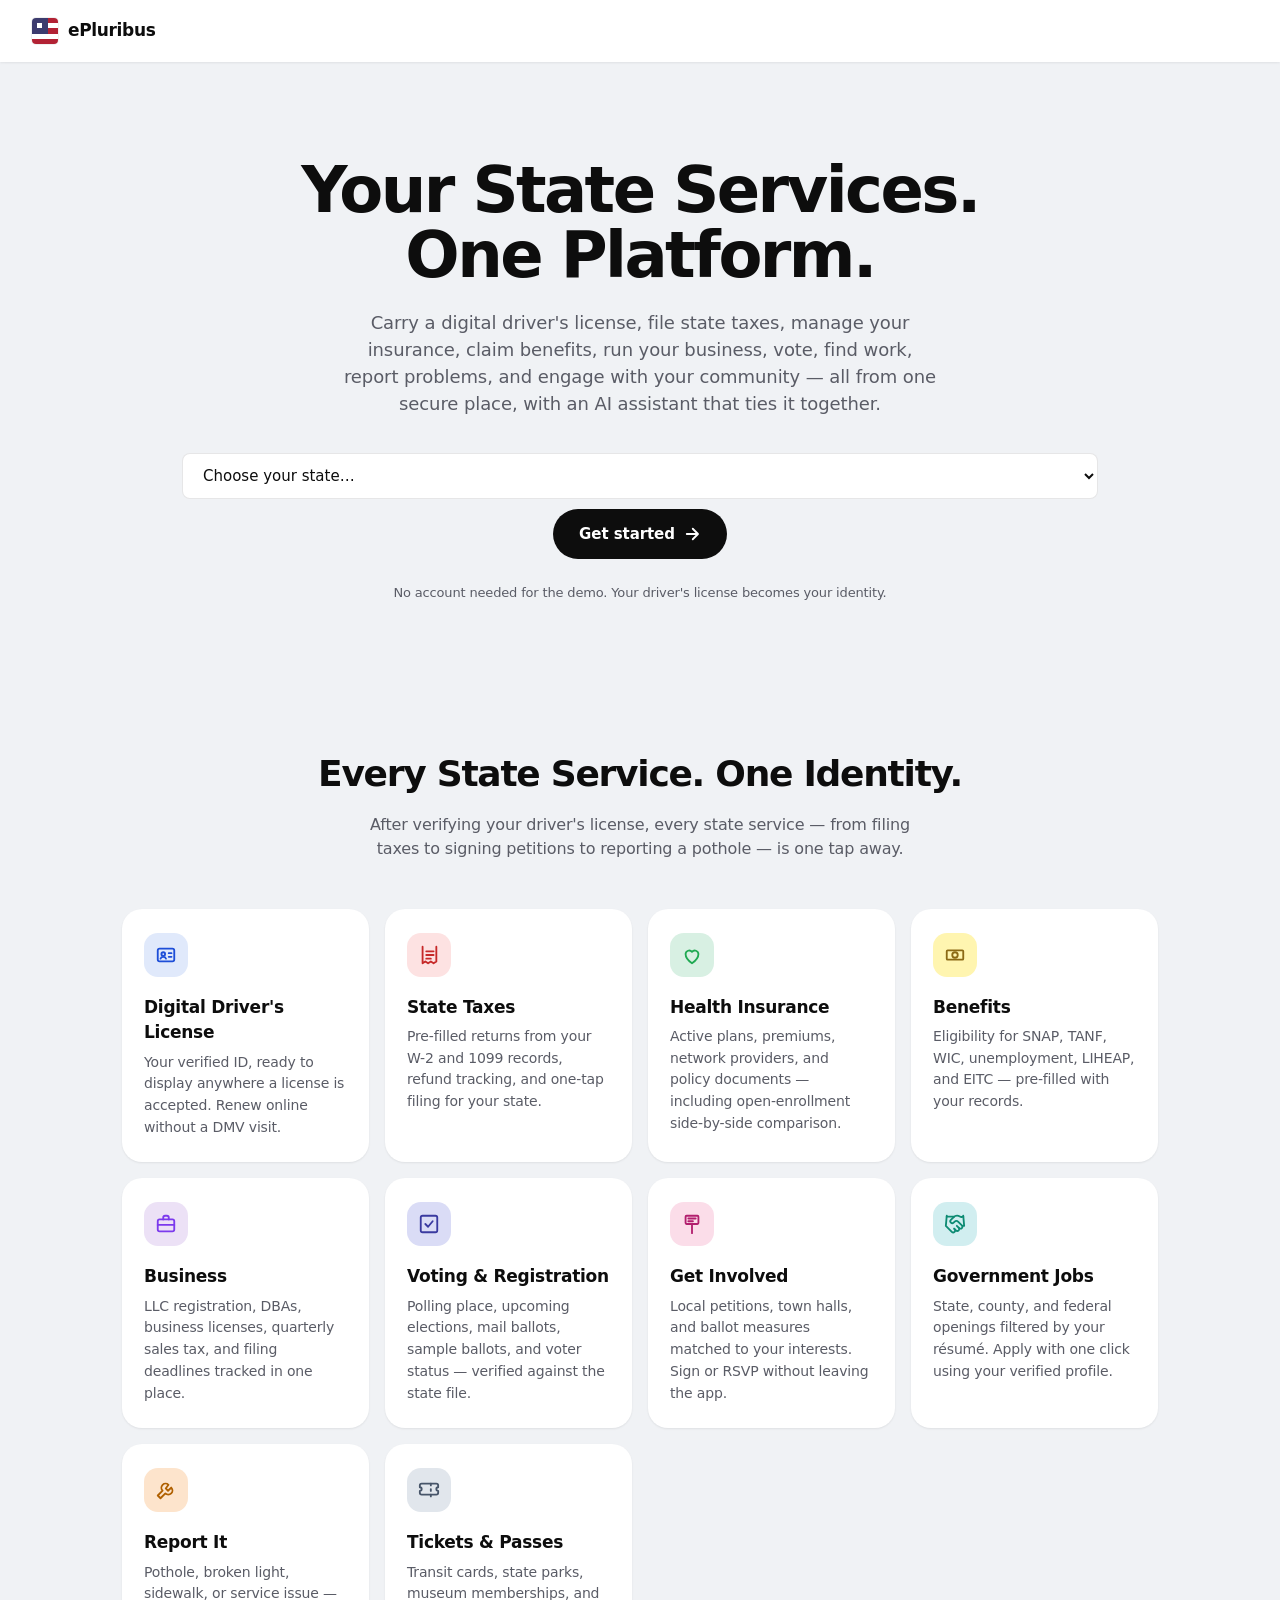
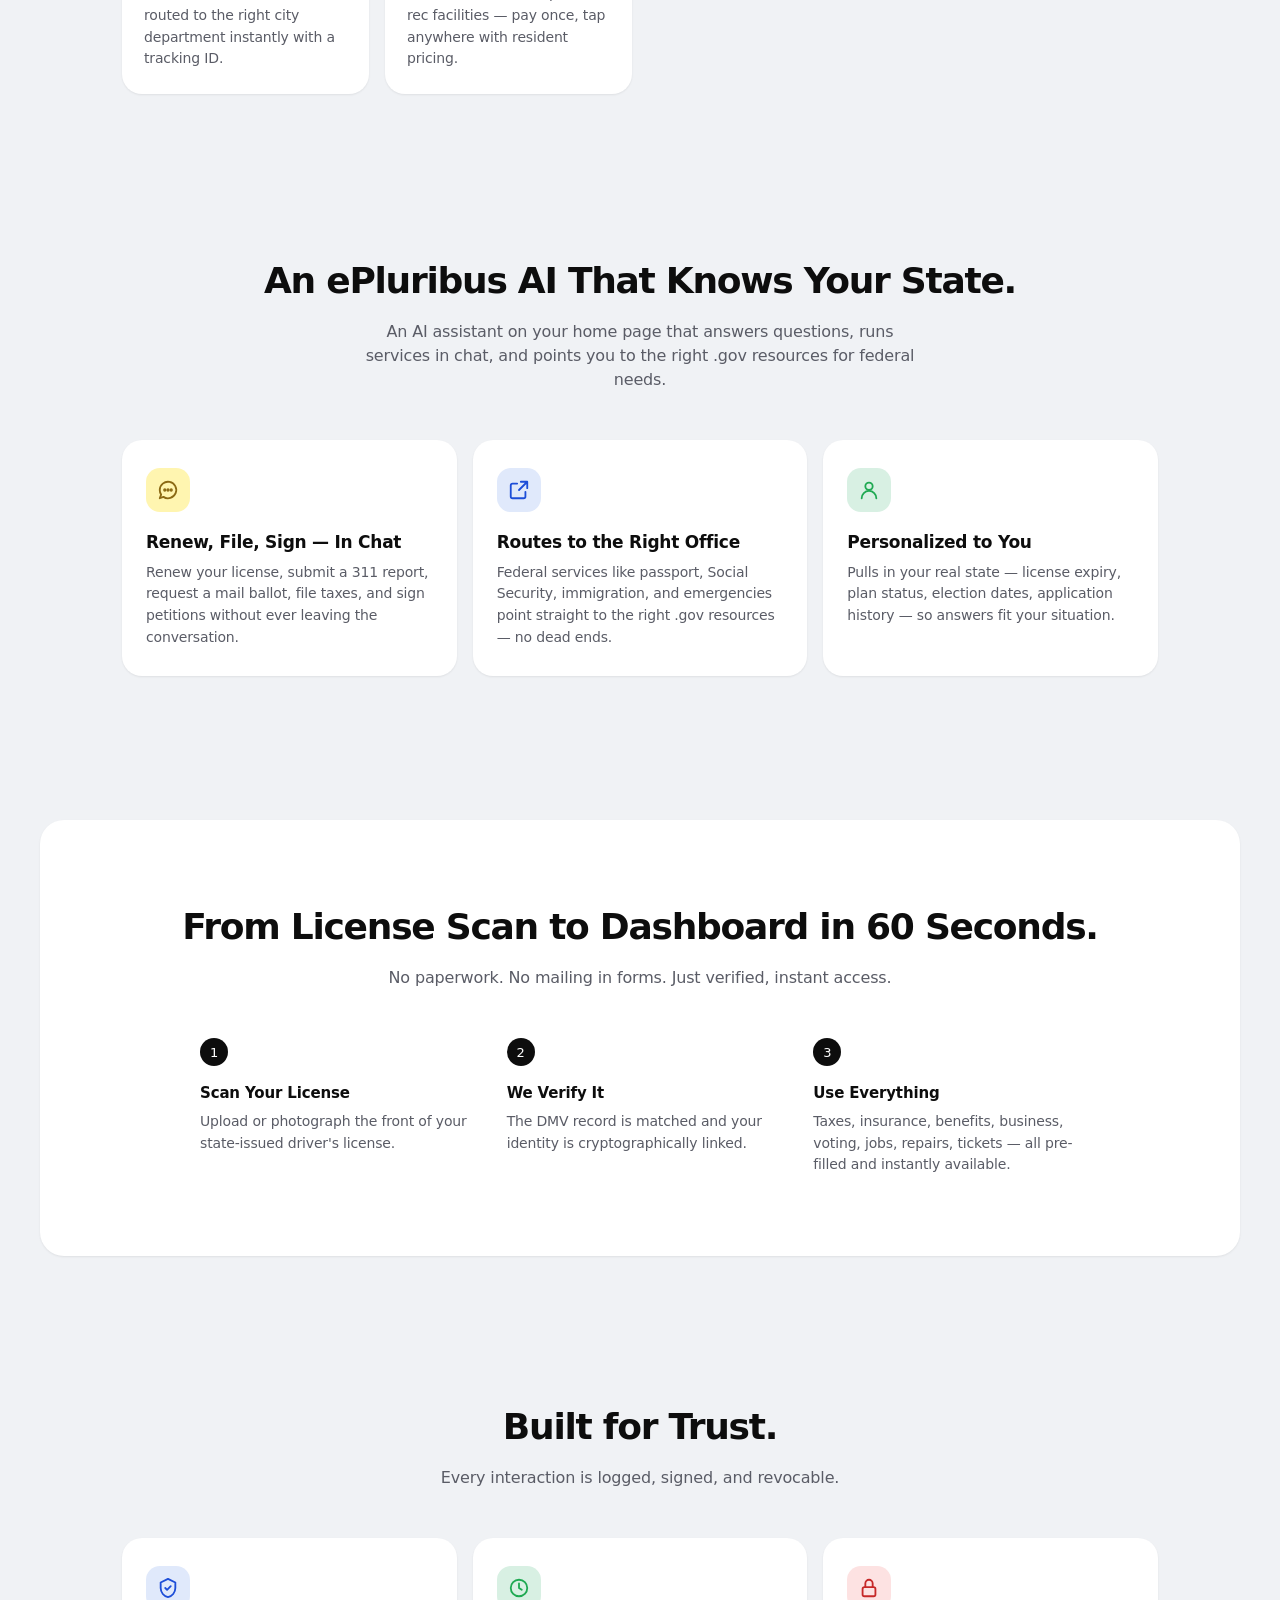
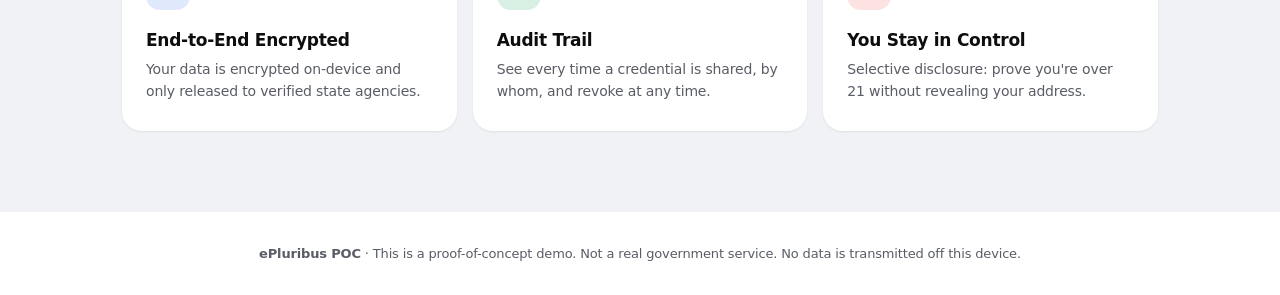
<file: engage.html>
<!DOCTYPE html>
<html lang="en">
<head>
  <meta charset="UTF-8">
  <meta name="viewport" content="width=device-width, initial-scale=1.0">
  <title>Get Involved — ePluribus</title>
  <link rel="stylesheet" href="css/styles.css">
</head>
<body data-page="engage">
  <div class="app">
    <div id="sidebar-mount"></div>
    <main class="main-content">
      <div class="disclaimer">
        ⓘ <strong>Demo data:</strong> All petitions, meetings, and counts shown are simulated.
      </div>

      <div class="page-header">
        <div class="page-title">
          <h1>Get Involved</h1>
          <p id="engageSub">Local petitions, town halls, and ballot measures matched to your interests.</p>
        </div>
        <button class="btn btn-secondary" onclick="alert('Interest preferences opened. (Demo)');">
          <svg width="16" height="16" viewBox="0 0 24 24" fill="none" stroke="currentColor" stroke-width="2" stroke-linecap="round" stroke-linejoin="round"><path d="M12 20h9"/><path d="M16.5 3.5a2.121 2.121 0 0 1 3 3L7 19l-4 1 1-4z"/></svg>
          Edit interests
        </button>
      </div>

      <div class="card mb-6">
        <div class="card-header">
          <div class="card-title">Your Interests</div>
          <a class="card-link" href="#">Manage</a>
        </div>
        <div class="row">
          <span class="badge badge-info">Housing</span>
          <span class="badge badge-info">Public transit</span>
          <span class="badge badge-info">Public schools</span>
          <span class="badge badge-info">Climate &amp; environment</span>
          <span class="badge badge-info">Local libraries</span>
          <span class="badge badge-neutral">+ Add interest</span>
        </div>
      </div>

      <div class="grid-4 mb-6">
        <div class="stat">
          <div class="stat-label">Petitions for you</div>
          <div class="stat-value">5</div>
          <div class="stat-trend up">3 closing this month</div>
        </div>
        <div class="stat">
          <div class="stat-label">Town halls this month</div>
          <div class="stat-value">4</div>
          <div class="stat-trend">2 within 5 miles</div>
        </div>
        <div class="stat">
          <div class="stat-label">Voter status</div>
          <div class="stat-value" style="font-size:18px;">Registered <span class="badge badge-success" style="vertical-align:middle;">Active</span></div>
          <div class="stat-trend" id="engagePrecinct">Precinct 8412</div>
        </div>
        <div class="stat">
          <div class="stat-label">Actions taken</div>
          <div class="stat-value">12</div>
          <div class="stat-trend">3 in past 30 days</div>
        </div>
      </div>

      <div class="row-between mb-4">
        <h2 class="text-xl">Active Petitions</h2>
        <a class="card-link" href="#">View all 14</a>
      </div>
      <div class="grid-2 mb-6">
        <div class="card petition-card" data-petition="speed" onclick="openPetition('speed');" role="button" tabindex="0">
          <div class="row-between mb-2">
            <div class="card-title">Lower the speed limit on Sepulveda Blvd</div>
            <span class="badge badge-info">Transit</span>
          </div>
          <p class="text-muted mb-4">Residents are pushing the city to drop the limit from 35 to 25 mph in commercial zones after two fatal collisions on the corridor.</p>
          <div class="progress-bar"><div class="progress-fill" style="width:84%;"></div></div>
          <div class="row-between mt-2">
            <span class="text-sm text-muted">4,210 of 5,000 signatures · Closes May 21</span>
            <div class="action-group" data-active="false" onclick="event.stopPropagation();">
              <button class="btn btn-primary action-main" type="button" onclick="event.stopPropagation();toggleSign(this);">Sign</button>
              <button class="action-bell" type="button" tabindex="-1" onclick="event.stopPropagation();toggleNotifyMenu(this);" aria-haspopup="true" aria-label="Notification settings">
                <svg class="action-bell-icon" width="14" height="14" viewBox="0 0 24 24" fill="none" stroke="currentColor" stroke-width="2" stroke-linecap="round" stroke-linejoin="round"><path d="M18 16l-1-3V9a5 5 0 0 0-10 0v4l-1 3z"/><path d="M10 20a2 2 0 0 0 4 0"/><path d="M21 7c1 1.5 1.5 3 1.5 5"/><path d="M3 7c-1 1.5-1.5 3-1.5 5"/></svg>
                <svg class="action-bell-chevron" width="10" height="10" viewBox="0 0 24 24" fill="none" stroke="currentColor" stroke-width="2.5" stroke-linecap="round" stroke-linejoin="round"><polyline points="6 9 12 15 18 9"/></svg>
              </button>
              <div class="notify-menu" hidden>
                <button class="notify-option" type="button" data-level="all" onclick="event.stopPropagation();setNotify(this);">
                  <svg width="16" height="16" viewBox="0 0 24 24" fill="none" stroke="currentColor" stroke-width="2" stroke-linecap="round" stroke-linejoin="round"><path d="M18 16l-1-3V9a5 5 0 0 0-10 0v4l-1 3z"/><path d="M10 20a2 2 0 0 0 4 0"/><path d="M21 7c1 1.5 1.5 3 1.5 5"/><path d="M3 7c-1 1.5-1.5 3-1.5 5"/></svg>
                  <div>
                    <div class="notify-option-title">All updates</div>
                    <div class="notify-option-desc">Every milestone and response</div>
                  </div>
                </button>
                <button class="notify-option" type="button" data-level="major" onclick="event.stopPropagation();setNotify(this);">
                  <svg width="16" height="16" viewBox="0 0 24 24" fill="none" stroke="currentColor" stroke-width="2" stroke-linecap="round" stroke-linejoin="round"><path d="M18 16l-1-3V9a5 5 0 0 0-10 0v4l-1 3z"/><path d="M10 20a2 2 0 0 0 4 0"/></svg>
                  <div>
                    <div class="notify-option-title">Major only</div>
                    <div class="notify-option-desc">Goal reached, decision made</div>
                  </div>
                </button>
                <button class="notify-option" type="button" data-level="none" onclick="event.stopPropagation();setNotify(this);">
                  <svg width="16" height="16" viewBox="0 0 24 24" fill="none" stroke="currentColor" stroke-width="2" stroke-linecap="round" stroke-linejoin="round"><path d="M18 16l-1-3V9a5 5 0 0 0-7-4.7"/><path d="M5 9v4l-1 3h13"/><path d="M10 20a2 2 0 0 0 4 0"/><path d="M3 3l18 18"/></svg>
                  <div>
                    <div class="notify-option-title">None</div>
                    <div class="notify-option-desc">No updates</div>
                  </div>
                </button>
              </div>
            </div>
          </div>
        </div>

        <div class="card petition-card" data-petition="solar" onclick="openPetition('solar');" role="button" tabindex="0">
          <div class="row-between mb-2">
            <div class="card-title">Require solar on new construction</div>
            <span class="badge badge-info">Climate · Housing</span>
          </div>
          <p class="text-muted mb-4">Mandate rooftop solar on all new single- and multi-family construction in the city, beginning with permits issued in 2027.</p>
          <div class="progress-bar"><div class="progress-fill" style="width:98%;"></div></div>
          <div class="row-between mt-2">
            <span class="text-sm text-muted">9,820 of 10,000 · Closes May 15</span>
            <div class="action-group" data-active="false" onclick="event.stopPropagation();">
              <button class="btn btn-primary action-main" type="button" onclick="event.stopPropagation();toggleSign(this);">Sign</button>
              <button class="action-bell" type="button" tabindex="-1" onclick="event.stopPropagation();toggleNotifyMenu(this);" aria-haspopup="true" aria-label="Notification settings">
                <svg class="action-bell-icon" width="14" height="14" viewBox="0 0 24 24" fill="none" stroke="currentColor" stroke-width="2" stroke-linecap="round" stroke-linejoin="round"><path d="M18 16l-1-3V9a5 5 0 0 0-10 0v4l-1 3z"/><path d="M10 20a2 2 0 0 0 4 0"/><path d="M21 7c1 1.5 1.5 3 1.5 5"/><path d="M3 7c-1 1.5-1.5 3-1.5 5"/></svg>
                <svg class="action-bell-chevron" width="10" height="10" viewBox="0 0 24 24" fill="none" stroke="currentColor" stroke-width="2.5" stroke-linecap="round" stroke-linejoin="round"><polyline points="6 9 12 15 18 9"/></svg>
              </button>
              <div class="notify-menu" hidden>
                <button class="notify-option" type="button" data-level="all" onclick="event.stopPropagation();setNotify(this);">
                  <svg width="16" height="16" viewBox="0 0 24 24" fill="none" stroke="currentColor" stroke-width="2" stroke-linecap="round" stroke-linejoin="round"><path d="M18 16l-1-3V9a5 5 0 0 0-10 0v4l-1 3z"/><path d="M10 20a2 2 0 0 0 4 0"/><path d="M21 7c1 1.5 1.5 3 1.5 5"/><path d="M3 7c-1 1.5-1.5 3-1.5 5"/></svg>
                  <div>
                    <div class="notify-option-title">All updates</div>
                    <div class="notify-option-desc">Every milestone and response</div>
                  </div>
                </button>
                <button class="notify-option" type="button" data-level="major" onclick="event.stopPropagation();setNotify(this);">
                  <svg width="16" height="16" viewBox="0 0 24 24" fill="none" stroke="currentColor" stroke-width="2" stroke-linecap="round" stroke-linejoin="round"><path d="M18 16l-1-3V9a5 5 0 0 0-10 0v4l-1 3z"/><path d="M10 20a2 2 0 0 0 4 0"/></svg>
                  <div>
                    <div class="notify-option-title">Major only</div>
                    <div class="notify-option-desc">Goal reached, decision made</div>
                  </div>
                </button>
                <button class="notify-option" type="button" data-level="none" onclick="event.stopPropagation();setNotify(this);">
                  <svg width="16" height="16" viewBox="0 0 24 24" fill="none" stroke="currentColor" stroke-width="2" stroke-linecap="round" stroke-linejoin="round"><path d="M18 16l-1-3V9a5 5 0 0 0-7-4.7"/><path d="M5 9v4l-1 3h13"/><path d="M10 20a2 2 0 0 0 4 0"/><path d="M3 3l18 18"/></svg>
                  <div>
                    <div class="notify-option-title">None</div>
                    <div class="notify-option-desc">No updates</div>
                  </div>
                </button>
              </div>
            </div>
          </div>
        </div>

        <div class="card petition-card" data-petition="schools" onclick="openPetition('schools');" role="button" tabindex="0">
          <div class="row-between mb-2">
            <div class="card-title">Restore after-school program funding</div>
            <span class="badge badge-info">Public schools</span>
          </div>
          <p class="text-muted mb-4">Reverse the $14M cut to after-school enrichment in the FY26 district budget, funded by reallocation of unused administrative reserves.</p>
          <div class="progress-bar"><div class="progress-fill" style="width:62%;"></div></div>
          <div class="row-between mt-2">
            <span class="text-sm text-muted">1,876 of 3,000 · Closes Jun 3</span>
            <div class="action-group" data-active="false" onclick="event.stopPropagation();">
              <button class="btn btn-primary action-main" type="button" onclick="event.stopPropagation();toggleSign(this);">Sign</button>
              <button class="action-bell" type="button" tabindex="-1" onclick="event.stopPropagation();toggleNotifyMenu(this);" aria-haspopup="true" aria-label="Notification settings">
                <svg class="action-bell-icon" width="14" height="14" viewBox="0 0 24 24" fill="none" stroke="currentColor" stroke-width="2" stroke-linecap="round" stroke-linejoin="round"><path d="M18 16l-1-3V9a5 5 0 0 0-10 0v4l-1 3z"/><path d="M10 20a2 2 0 0 0 4 0"/><path d="M21 7c1 1.5 1.5 3 1.5 5"/><path d="M3 7c-1 1.5-1.5 3-1.5 5"/></svg>
                <svg class="action-bell-chevron" width="10" height="10" viewBox="0 0 24 24" fill="none" stroke="currentColor" stroke-width="2.5" stroke-linecap="round" stroke-linejoin="round"><polyline points="6 9 12 15 18 9"/></svg>
              </button>
              <div class="notify-menu" hidden>
                <button class="notify-option" type="button" data-level="all" onclick="event.stopPropagation();setNotify(this);">
                  <svg width="16" height="16" viewBox="0 0 24 24" fill="none" stroke="currentColor" stroke-width="2" stroke-linecap="round" stroke-linejoin="round"><path d="M18 16l-1-3V9a5 5 0 0 0-10 0v4l-1 3z"/><path d="M10 20a2 2 0 0 0 4 0"/><path d="M21 7c1 1.5 1.5 3 1.5 5"/><path d="M3 7c-1 1.5-1.5 3-1.5 5"/></svg>
                  <div>
                    <div class="notify-option-title">All updates</div>
                    <div class="notify-option-desc">Every milestone and response</div>
                  </div>
                </button>
                <button class="notify-option" type="button" data-level="major" onclick="event.stopPropagation();setNotify(this);">
                  <svg width="16" height="16" viewBox="0 0 24 24" fill="none" stroke="currentColor" stroke-width="2" stroke-linecap="round" stroke-linejoin="round"><path d="M18 16l-1-3V9a5 5 0 0 0-10 0v4l-1 3z"/><path d="M10 20a2 2 0 0 0 4 0"/></svg>
                  <div>
                    <div class="notify-option-title">Major only</div>
                    <div class="notify-option-desc">Goal reached, decision made</div>
                  </div>
                </button>
                <button class="notify-option" type="button" data-level="none" onclick="event.stopPropagation();setNotify(this);">
                  <svg width="16" height="16" viewBox="0 0 24 24" fill="none" stroke="currentColor" stroke-width="2" stroke-linecap="round" stroke-linejoin="round"><path d="M18 16l-1-3V9a5 5 0 0 0-7-4.7"/><path d="M5 9v4l-1 3h13"/><path d="M10 20a2 2 0 0 0 4 0"/><path d="M3 3l18 18"/></svg>
                  <div>
                    <div class="notify-option-title">None</div>
                    <div class="notify-option-desc">No updates</div>
                  </div>
                </button>
              </div>
            </div>
          </div>
        </div>

        <div class="card petition-card" data-petition="library" onclick="openPetition('library');" role="button" tabindex="0">
          <div class="row-between mb-2">
            <div class="card-title">Save Westside Library evening hours</div>
            <span class="badge badge-info">Libraries</span>
          </div>
          <p class="text-muted mb-4">Reverse the proposed 5pm closure at District 11 branches and keep evening study hours open for students and night-shift workers.</p>
          <div class="progress-bar"><div class="progress-fill" style="width:61%;"></div></div>
          <div class="row-between mt-2">
            <span class="text-sm text-muted">612 of 1,000 · Closes May 30</span>
            <div class="action-group" data-active="false" onclick="event.stopPropagation();">
              <button class="btn btn-primary action-main" type="button" onclick="event.stopPropagation();toggleSign(this);">Sign</button>
              <button class="action-bell" type="button" tabindex="-1" onclick="event.stopPropagation();toggleNotifyMenu(this);" aria-haspopup="true" aria-label="Notification settings">
                <svg class="action-bell-icon" width="14" height="14" viewBox="0 0 24 24" fill="none" stroke="currentColor" stroke-width="2" stroke-linecap="round" stroke-linejoin="round"><path d="M18 16l-1-3V9a5 5 0 0 0-10 0v4l-1 3z"/><path d="M10 20a2 2 0 0 0 4 0"/><path d="M21 7c1 1.5 1.5 3 1.5 5"/><path d="M3 7c-1 1.5-1.5 3-1.5 5"/></svg>
                <svg class="action-bell-chevron" width="10" height="10" viewBox="0 0 24 24" fill="none" stroke="currentColor" stroke-width="2.5" stroke-linecap="round" stroke-linejoin="round"><polyline points="6 9 12 15 18 9"/></svg>
              </button>
              <div class="notify-menu" hidden>
                <button class="notify-option" type="button" data-level="all" onclick="event.stopPropagation();setNotify(this);">
                  <svg width="16" height="16" viewBox="0 0 24 24" fill="none" stroke="currentColor" stroke-width="2" stroke-linecap="round" stroke-linejoin="round"><path d="M18 16l-1-3V9a5 5 0 0 0-10 0v4l-1 3z"/><path d="M10 20a2 2 0 0 0 4 0"/><path d="M21 7c1 1.5 1.5 3 1.5 5"/><path d="M3 7c-1 1.5-1.5 3-1.5 5"/></svg>
                  <div>
                    <div class="notify-option-title">All updates</div>
                    <div class="notify-option-desc">Every milestone and response</div>
                  </div>
                </button>
                <button class="notify-option" type="button" data-level="major" onclick="event.stopPropagation();setNotify(this);">
                  <svg width="16" height="16" viewBox="0 0 24 24" fill="none" stroke="currentColor" stroke-width="2" stroke-linecap="round" stroke-linejoin="round"><path d="M18 16l-1-3V9a5 5 0 0 0-10 0v4l-1 3z"/><path d="M10 20a2 2 0 0 0 4 0"/></svg>
                  <div>
                    <div class="notify-option-title">Major only</div>
                    <div class="notify-option-desc">Goal reached, decision made</div>
                  </div>
                </button>
                <button class="notify-option" type="button" data-level="none" onclick="event.stopPropagation();setNotify(this);">
                  <svg width="16" height="16" viewBox="0 0 24 24" fill="none" stroke="currentColor" stroke-width="2" stroke-linecap="round" stroke-linejoin="round"><path d="M18 16l-1-3V9a5 5 0 0 0-7-4.7"/><path d="M5 9v4l-1 3h13"/><path d="M10 20a2 2 0 0 0 4 0"/><path d="M3 3l18 18"/></svg>
                  <div>
                    <div class="notify-option-title">None</div>
                    <div class="notify-option-desc">No updates</div>
                  </div>
                </button>
              </div>
            </div>
          </div>
        </div>
      </div>

      <div class="row-between mb-4">
        <h2 class="text-xl">Upcoming Town Halls &amp; Meetings</h2>
        <a class="card-link" href="#">Calendar view</a>
      </div>
      <div class="card mb-6">
        <ul class="list town-hall-list">
          <li class="town-hall" onclick="toggleTownHall(this);">
            <div class="town-hall-summary">
              <div class="list-item-icon">
                <svg width="18" height="18" viewBox="0 0 24 24" fill="none" stroke="currentColor" stroke-width="2" stroke-linecap="round" stroke-linejoin="round"><rect x="3" y="5" width="18" height="16" rx="2"/><path d="M3 10h18M8 3v4M16 3v4"/></svg>
              </div>
              <div class="list-item-content">
                <div class="list-item-title">City Council District 11 — FY26 Budget Hearing</div>
                <div class="list-item-sub">May 8 · 6:00 PM · City Hall, Room 340 · Topics: Transit, Housing</div>
              </div>
              <div class="action-group" data-active="false" onclick="event.stopPropagation();">
                <button class="btn btn-primary action-main" type="button" onclick="event.stopPropagation();toggleRsvp(this);">RSVP</button>
                <button class="action-bell" type="button" tabindex="-1" onclick="event.stopPropagation();toggleNotifyMenu(this);" aria-haspopup="true" aria-label="Notification settings">
                  <svg class="action-bell-icon" width="14" height="14" viewBox="0 0 24 24" fill="none" stroke="currentColor" stroke-width="2" stroke-linecap="round" stroke-linejoin="round"><path d="M18 16l-1-3V9a5 5 0 0 0-10 0v4l-1 3z"/><path d="M10 20a2 2 0 0 0 4 0"/><path d="M21 7c1 1.5 1.5 3 1.5 5"/><path d="M3 7c-1 1.5-1.5 3-1.5 5"/></svg>
                  <svg class="action-bell-chevron" width="10" height="10" viewBox="0 0 24 24" fill="none" stroke="currentColor" stroke-width="2.5" stroke-linecap="round" stroke-linejoin="round"><polyline points="6 9 12 15 18 9"/></svg>
                </button>
                <div class="notify-menu" hidden>
                  <button class="notify-option" type="button" data-level="all" onclick="event.stopPropagation();setNotify(this);">
                    <svg width="16" height="16" viewBox="0 0 24 24" fill="none" stroke="currentColor" stroke-width="2" stroke-linecap="round" stroke-linejoin="round"><path d="M18 16l-1-3V9a5 5 0 0 0-10 0v4l-1 3z"/><path d="M10 20a2 2 0 0 0 4 0"/><path d="M21 7c1 1.5 1.5 3 1.5 5"/><path d="M3 7c-1 1.5-1.5 3-1.5 5"/></svg>
                    <div>
                      <div class="notify-option-title">All updates</div>
                      <div class="notify-option-desc">Reminders, agenda, and outcomes</div>
                    </div>
                  </button>
                  <button class="notify-option" type="button" data-level="major" onclick="event.stopPropagation();setNotify(this);">
                    <svg width="16" height="16" viewBox="0 0 24 24" fill="none" stroke="currentColor" stroke-width="2" stroke-linecap="round" stroke-linejoin="round"><path d="M18 16l-1-3V9a5 5 0 0 0-10 0v4l-1 3z"/><path d="M10 20a2 2 0 0 0 4 0"/></svg>
                    <div>
                      <div class="notify-option-title">Reminders only</div>
                      <div class="notify-option-desc">Day-of and 1-hour-before alerts</div>
                    </div>
                  </button>
                  <button class="notify-option" type="button" data-level="none" onclick="event.stopPropagation();setNotify(this);">
                    <svg width="16" height="16" viewBox="0 0 24 24" fill="none" stroke="currentColor" stroke-width="2" stroke-linecap="round" stroke-linejoin="round"><path d="M18 16l-1-3V9a5 5 0 0 0-7-4.7"/><path d="M5 9v4l-1 3h13"/><path d="M10 20a2 2 0 0 0 4 0"/><path d="M3 3l18 18"/></svg>
                    <div>
                      <div class="notify-option-title">None</div>
                      <div class="notify-option-desc">No notifications</div>
                    </div>
                  </button>
                </div>
              </div>
            </div>
            <div class="town-hall-details" hidden>
              <div class="petition-detail-grid">
                <div class="info-field full"><label>Agenda</label><div class="value">Public Works budget proposal · Transit fare freeze (item 4) · Sidewalk repair allocation map · Public comment period (60 min)</div></div>
                <div class="info-field"><label>How to attend</label><div class="value">In person at City Hall · Live on YouTube · Phone-in 213-555-0188</div></div>
                <div class="info-field"><label>Public comment</label><div class="value">Sign up 30 min before · 2 min/speaker · First 30 speakers</div></div>
                <div class="info-field"><label>Translation</label><div class="value">Spanish (in-person + Zoom) · ASL on request</div></div>
                <div class="info-field"><label>Parking</label><div class="value">Free with validation · City Hall garage</div></div>
                <div class="info-field full"><label>Materials</label><div class="value">Budget proposal (124 pp) · Transit fare analysis · Sidewalk inventory map</div></div>
              </div>
              <div class="petition-links">
                <a href="#">View materials</a>
                <span>·</span>
                <a href="#">Add to calendar</a>
                <span>·</span>
                <a href="#">Past meetings</a>
              </div>
            </div>
          </li>
          <li class="town-hall" onclick="toggleTownHall(this);">
            <div class="town-hall-summary">
              <div class="list-item-icon">
                <svg width="18" height="18" viewBox="0 0 24 24" fill="none" stroke="currentColor" stroke-width="2" stroke-linecap="round" stroke-linejoin="round"><rect x="3" y="5" width="18" height="16" rx="2"/><path d="M3 10h18M8 3v4M16 3v4"/></svg>
              </div>
              <div class="list-item-content">
                <div class="list-item-title">Mayor's Listening Session — Climate Action Plan</div>
                <div class="list-item-sub">May 12 · 7:00 PM · Mar Vista Recreation Center · Topics: Climate</div>
              </div>
              <div class="action-group" data-active="false" onclick="event.stopPropagation();">
                <button class="btn btn-primary action-main" type="button" onclick="event.stopPropagation();toggleRsvp(this);">RSVP</button>
                <button class="action-bell" type="button" tabindex="-1" onclick="event.stopPropagation();toggleNotifyMenu(this);" aria-haspopup="true" aria-label="Notification settings">
                  <svg class="action-bell-icon" width="14" height="14" viewBox="0 0 24 24" fill="none" stroke="currentColor" stroke-width="2" stroke-linecap="round" stroke-linejoin="round"><path d="M18 16l-1-3V9a5 5 0 0 0-10 0v4l-1 3z"/><path d="M10 20a2 2 0 0 0 4 0"/><path d="M21 7c1 1.5 1.5 3 1.5 5"/><path d="M3 7c-1 1.5-1.5 3-1.5 5"/></svg>
                  <svg class="action-bell-chevron" width="10" height="10" viewBox="0 0 24 24" fill="none" stroke="currentColor" stroke-width="2.5" stroke-linecap="round" stroke-linejoin="round"><polyline points="6 9 12 15 18 9"/></svg>
                </button>
                <div class="notify-menu" hidden>
                  <button class="notify-option" type="button" data-level="all" onclick="event.stopPropagation();setNotify(this);">
                    <svg width="16" height="16" viewBox="0 0 24 24" fill="none" stroke="currentColor" stroke-width="2" stroke-linecap="round" stroke-linejoin="round"><path d="M18 16l-1-3V9a5 5 0 0 0-10 0v4l-1 3z"/><path d="M10 20a2 2 0 0 0 4 0"/><path d="M21 7c1 1.5 1.5 3 1.5 5"/><path d="M3 7c-1 1.5-1.5 3-1.5 5"/></svg>
                    <div>
                      <div class="notify-option-title">All updates</div>
                      <div class="notify-option-desc">Reminders, agenda, and outcomes</div>
                    </div>
                  </button>
                  <button class="notify-option" type="button" data-level="major" onclick="event.stopPropagation();setNotify(this);">
                    <svg width="16" height="16" viewBox="0 0 24 24" fill="none" stroke="currentColor" stroke-width="2" stroke-linecap="round" stroke-linejoin="round"><path d="M18 16l-1-3V9a5 5 0 0 0-10 0v4l-1 3z"/><path d="M10 20a2 2 0 0 0 4 0"/></svg>
                    <div>
                      <div class="notify-option-title">Reminders only</div>
                      <div class="notify-option-desc">Day-of and 1-hour-before alerts</div>
                    </div>
                  </button>
                  <button class="notify-option" type="button" data-level="none" onclick="event.stopPropagation();setNotify(this);">
                    <svg width="16" height="16" viewBox="0 0 24 24" fill="none" stroke="currentColor" stroke-width="2" stroke-linecap="round" stroke-linejoin="round"><path d="M18 16l-1-3V9a5 5 0 0 0-7-4.7"/><path d="M5 9v4l-1 3h13"/><path d="M10 20a2 2 0 0 0 4 0"/><path d="M3 3l18 18"/></svg>
                    <div>
                      <div class="notify-option-title">None</div>
                      <div class="notify-option-desc">No notifications</div>
                    </div>
                  </button>
                </div>
              </div>
            </div>
            <div class="town-hall-details" hidden>
              <div class="petition-detail-grid">
                <div class="info-field full"><label>Agenda</label><div class="value">2027 Climate Action Plan draft · Building electrification update · EV charger rollout · Solar mandate proposal · Open mic</div></div>
                <div class="info-field"><label>How to attend</label><div class="value">In person at Mar Vista Rec Center · Live on Mayor's YouTube</div></div>
                <div class="info-field"><label>Public comment</label><div class="value">Open mic format · 1 min/speaker · No sign-up required</div></div>
                <div class="info-field"><label>Translation</label><div class="value">Spanish · Korean · Mandarin (live)</div></div>
                <div class="info-field"><label>Parking</label><div class="value">Free street + Rec Center lot</div></div>
                <div class="info-field full"><label>Materials</label><div class="value">Draft Climate Plan (45 pp) · Modeling assumptions · Peer-city comparison</div></div>
              </div>
              <div class="petition-links">
                <a href="#">Read draft plan</a>
                <span>·</span>
                <a href="#">Submit written comment</a>
                <span>·</span>
                <a href="#">Add to calendar</a>
              </div>
            </div>
          </li>
          <li class="town-hall" onclick="toggleTownHall(this);">
            <div class="town-hall-summary">
              <div class="list-item-icon">
                <svg width="18" height="18" viewBox="0 0 24 24" fill="none" stroke="currentColor" stroke-width="2" stroke-linecap="round" stroke-linejoin="round"><rect x="3" y="5" width="18" height="16" rx="2"/><path d="M3 10h18M8 3v4M16 3v4"/></svg>
              </div>
              <div class="list-item-content">
                <div class="list-item-title">School Board — After-School Funding Vote</div>
                <div class="list-item-sub">May 19 · 1:00 PM · Beaudry Building · Topics: Public schools</div>
              </div>
              <div class="action-group" data-active="false" onclick="event.stopPropagation();">
                <button class="btn btn-primary action-main" type="button" onclick="event.stopPropagation();toggleRsvp(this);">RSVP</button>
                <button class="action-bell" type="button" tabindex="-1" onclick="event.stopPropagation();toggleNotifyMenu(this);" aria-haspopup="true" aria-label="Notification settings">
                  <svg class="action-bell-icon" width="14" height="14" viewBox="0 0 24 24" fill="none" stroke="currentColor" stroke-width="2" stroke-linecap="round" stroke-linejoin="round"><path d="M18 16l-1-3V9a5 5 0 0 0-10 0v4l-1 3z"/><path d="M10 20a2 2 0 0 0 4 0"/><path d="M21 7c1 1.5 1.5 3 1.5 5"/><path d="M3 7c-1 1.5-1.5 3-1.5 5"/></svg>
                  <svg class="action-bell-chevron" width="10" height="10" viewBox="0 0 24 24" fill="none" stroke="currentColor" stroke-width="2.5" stroke-linecap="round" stroke-linejoin="round"><polyline points="6 9 12 15 18 9"/></svg>
                </button>
                <div class="notify-menu" hidden>
                  <button class="notify-option" type="button" data-level="all" onclick="event.stopPropagation();setNotify(this);">
                    <svg width="16" height="16" viewBox="0 0 24 24" fill="none" stroke="currentColor" stroke-width="2" stroke-linecap="round" stroke-linejoin="round"><path d="M18 16l-1-3V9a5 5 0 0 0-10 0v4l-1 3z"/><path d="M10 20a2 2 0 0 0 4 0"/><path d="M21 7c1 1.5 1.5 3 1.5 5"/><path d="M3 7c-1 1.5-1.5 3-1.5 5"/></svg>
                    <div>
                      <div class="notify-option-title">All updates</div>
                      <div class="notify-option-desc">Reminders, agenda, and outcomes</div>
                    </div>
                  </button>
                  <button class="notify-option" type="button" data-level="major" onclick="event.stopPropagation();setNotify(this);">
                    <svg width="16" height="16" viewBox="0 0 24 24" fill="none" stroke="currentColor" stroke-width="2" stroke-linecap="round" stroke-linejoin="round"><path d="M18 16l-1-3V9a5 5 0 0 0-10 0v4l-1 3z"/><path d="M10 20a2 2 0 0 0 4 0"/></svg>
                    <div>
                      <div class="notify-option-title">Reminders only</div>
                      <div class="notify-option-desc">Day-of and 1-hour-before alerts</div>
                    </div>
                  </button>
                  <button class="notify-option" type="button" data-level="none" onclick="event.stopPropagation();setNotify(this);">
                    <svg width="16" height="16" viewBox="0 0 24 24" fill="none" stroke="currentColor" stroke-width="2" stroke-linecap="round" stroke-linejoin="round"><path d="M18 16l-1-3V9a5 5 0 0 0-7-4.7"/><path d="M5 9v4l-1 3h13"/><path d="M10 20a2 2 0 0 0 4 0"/><path d="M3 3l18 18"/></svg>
                    <div>
                      <div class="notify-option-title">None</div>
                      <div class="notify-option-desc">No notifications</div>
                    </div>
                  </button>
                </div>
              </div>
            </div>
            <div class="town-hall-details" hidden>
              <div class="petition-detail-grid">
                <div class="info-field full"><label>Agenda</label><div class="value">After-school program FY26 funding (vote scheduled) · Elementary literacy expansion · Charter school renewals · Public comment</div></div>
                <div class="info-field"><label>How to attend</label><div class="value">In person at Beaudry Building · Live on LAUSD YouTube</div></div>
                <div class="info-field"><label>Public comment</label><div class="value">Sign up by May 16, 5pm · 3 min/speaker</div></div>
                <div class="info-field"><label>Translation</label><div class="value">Spanish · Vietnamese</div></div>
                <div class="info-field"><label>Childcare</label><div class="value">Free on-site (ages 3–12)</div></div>
                <div class="info-field full"><label>Materials</label><div class="value">Budget impact analysis · Parent survey results · Program effectiveness study</div></div>
              </div>
              <div class="petition-links">
                <a href="#">Read budget analysis</a>
                <span>·</span>
                <a href="#">Sign up to speak</a>
                <span>·</span>
                <a href="#">Past board meetings</a>
              </div>
            </div>
          </li>
          <li class="town-hall" onclick="toggleTownHall(this);">
            <div class="town-hall-summary">
              <div class="list-item-icon">
                <svg width="18" height="18" viewBox="0 0 24 24" fill="none" stroke="currentColor" stroke-width="2" stroke-linecap="round" stroke-linejoin="round"><rect x="3" y="5" width="18" height="16" rx="2"/><path d="M3 10h18M8 3v4M16 3v4"/></svg>
              </div>
              <div class="list-item-content">
                <div class="list-item-title">Westside Neighborhood Council Meeting</div>
                <div class="list-item-sub">May 23 · 7:00 PM · Mar Vista Community Room · Topics: Housing, Libraries</div>
              </div>
              <div class="action-group" data-active="false" onclick="event.stopPropagation();">
                <button class="btn btn-primary action-main" type="button" onclick="event.stopPropagation();toggleRsvp(this);">RSVP</button>
                <button class="action-bell" type="button" tabindex="-1" onclick="event.stopPropagation();toggleNotifyMenu(this);" aria-haspopup="true" aria-label="Notification settings">
                  <svg class="action-bell-icon" width="14" height="14" viewBox="0 0 24 24" fill="none" stroke="currentColor" stroke-width="2" stroke-linecap="round" stroke-linejoin="round"><path d="M18 16l-1-3V9a5 5 0 0 0-10 0v4l-1 3z"/><path d="M10 20a2 2 0 0 0 4 0"/><path d="M21 7c1 1.5 1.5 3 1.5 5"/><path d="M3 7c-1 1.5-1.5 3-1.5 5"/></svg>
                  <svg class="action-bell-chevron" width="10" height="10" viewBox="0 0 24 24" fill="none" stroke="currentColor" stroke-width="2.5" stroke-linecap="round" stroke-linejoin="round"><polyline points="6 9 12 15 18 9"/></svg>
                </button>
                <div class="notify-menu" hidden>
                  <button class="notify-option" type="button" data-level="all" onclick="event.stopPropagation();setNotify(this);">
                    <svg width="16" height="16" viewBox="0 0 24 24" fill="none" stroke="currentColor" stroke-width="2" stroke-linecap="round" stroke-linejoin="round"><path d="M18 16l-1-3V9a5 5 0 0 0-10 0v4l-1 3z"/><path d="M10 20a2 2 0 0 0 4 0"/><path d="M21 7c1 1.5 1.5 3 1.5 5"/><path d="M3 7c-1 1.5-1.5 3-1.5 5"/></svg>
                    <div>
                      <div class="notify-option-title">All updates</div>
                      <div class="notify-option-desc">Reminders, agenda, and outcomes</div>
                    </div>
                  </button>
                  <button class="notify-option" type="button" data-level="major" onclick="event.stopPropagation();setNotify(this);">
                    <svg width="16" height="16" viewBox="0 0 24 24" fill="none" stroke="currentColor" stroke-width="2" stroke-linecap="round" stroke-linejoin="round"><path d="M18 16l-1-3V9a5 5 0 0 0-10 0v4l-1 3z"/><path d="M10 20a2 2 0 0 0 4 0"/></svg>
                    <div>
                      <div class="notify-option-title">Reminders only</div>
                      <div class="notify-option-desc">Day-of and 1-hour-before alerts</div>
                    </div>
                  </button>
                  <button class="notify-option" type="button" data-level="none" onclick="event.stopPropagation();setNotify(this);">
                    <svg width="16" height="16" viewBox="0 0 24 24" fill="none" stroke="currentColor" stroke-width="2" stroke-linecap="round" stroke-linejoin="round"><path d="M18 16l-1-3V9a5 5 0 0 0-7-4.7"/><path d="M5 9v4l-1 3h13"/><path d="M10 20a2 2 0 0 0 4 0"/><path d="M3 3l18 18"/></svg>
                    <div>
                      <div class="notify-option-title">None</div>
                      <div class="notify-option-desc">No notifications</div>
                    </div>
                  </button>
                </div>
              </div>
            </div>
            <div class="town-hall-details" hidden>
              <div class="petition-detail-grid">
                <div class="info-field full"><label>Agenda</label><div class="value">District housing development review · Library hours item · Neighborhood safety briefing · Upcoming community events</div></div>
                <div class="info-field"><label>How to attend</label><div class="value">In person at Mar Vista Community Room · Hybrid via Zoom</div></div>
                <div class="info-field"><label>Public comment</label><div class="value">Sign up at door · 2 min/speaker</div></div>
                <div class="info-field"><label>Translation</label><div class="value">Spanish on request</div></div>
                <div class="info-field"><label>Light dinner</label><div class="value">Provided 6:30–7:00 PM</div></div>
                <div class="info-field full"><label>Materials</label><div class="value">Development applications (3) · Library hours impact statement · Safety report</div></div>
              </div>
              <div class="petition-links">
                <a href="#">View materials</a>
                <span>·</span>
                <a href="#">Add to calendar</a>
                <span>·</span>
                <a href="#">Council member contacts</a>
              </div>
            </div>
          </li>
        </ul>
      </div>

      <div class="card">
        <div class="card-header">
          <div class="card-title">Your Past Actions</div>
          <a class="card-link" href="#">Export</a>
        </div>
        <table class="table">
          <thead><tr><th>Date</th><th>Action</th><th>Topic</th><th>Status</th></tr></thead>
          <tbody>
            <tr><td>Apr 22</td><td>Signed: Speed limit on Sepulveda Blvd</td><td>Transit</td><td><span class="badge badge-success">Counted</span></td></tr>
            <tr><td>Apr 9</td><td>Attended: District 11 town hall</td><td>Housing</td><td><span class="badge badge-success">Confirmed</span></td></tr>
            <tr><td>Mar 30</td><td>Signed: Climate Bond Measure CB-2</td><td>Climate</td><td><span class="badge badge-success">Counted</span></td></tr>
            <tr><td>Mar 18</td><td>Voted: Special election Prop 14</td><td>Public schools</td><td><span class="badge badge-success">Confirmed</span></td></tr>
            <tr><td>Feb 2</td><td>Signed: Public transit fare freeze</td><td>Transit</td><td><span class="badge badge-success">Counted</span></td></tr>
          </tbody>
        </table>
      </div>
    </main>
  </div>

  <!-- Petition modal -->
  <div class="modal-backdrop" id="petitionModal" hidden onclick="if(event.target===this)closePetition()">
    <div class="modal-pane" role="dialog" aria-modal="true" aria-labelledby="modalTitle">
      <button class="modal-close" type="button" onclick="closePetition()" aria-label="Close">
        <svg width="16" height="16" viewBox="0 0 24 24" fill="none" stroke="currentColor" stroke-width="2.4" stroke-linecap="round" stroke-linejoin="round"><path d="M18 6L6 18M6 6l12 12"/></svg>
      </button>
      <div class="modal-header">
        <span class="badge badge-info" id="modalTag">Transit</span>
        <h2 id="modalTitle" class="mt-2" style="font-size:24px;font-weight:600;letter-spacing:-0.02em;line-height:1.2;">—</h2>
        <p id="modalDesc" class="text-muted mt-2" style="font-size:15px;line-height:1.5;">—</p>
      </div>
      <div class="modal-body">
        <div class="progress-bar" style="height:6px;"><div class="progress-fill" id="modalProgress" style="width:0%;"></div></div>
        <div class="row-between mt-2 mb-6">
          <span class="text-sm text-muted" id="modalSig">—</span>
          <div class="action-group" data-active="false" id="modalActionGroup">
            <button class="btn btn-primary action-main" type="button" onclick="toggleSign(this);">Sign petition</button>
            <button class="action-bell" type="button" tabindex="-1" onclick="toggleNotifyMenu(this);" aria-haspopup="true" aria-label="Notification settings">
              <svg class="action-bell-icon" width="14" height="14" viewBox="0 0 24 24" fill="none" stroke="currentColor" stroke-width="2" stroke-linecap="round" stroke-linejoin="round"><path d="M18 16l-1-3V9a5 5 0 0 0-10 0v4l-1 3z"/><path d="M10 20a2 2 0 0 0 4 0"/><path d="M21 7c1 1.5 1.5 3 1.5 5"/><path d="M3 7c-1 1.5-1.5 3-1.5 5"/></svg>
              <svg class="action-bell-chevron" width="10" height="10" viewBox="0 0 24 24" fill="none" stroke="currentColor" stroke-width="2.5" stroke-linecap="round" stroke-linejoin="round"><polyline points="6 9 12 15 18 9"/></svg>
            </button>
            <div class="notify-menu" hidden>
              <button class="notify-option" type="button" data-level="all" onclick="setNotify(this);">
                <svg width="16" height="16" viewBox="0 0 24 24" fill="none" stroke="currentColor" stroke-width="2" stroke-linecap="round" stroke-linejoin="round"><path d="M18 16l-1-3V9a5 5 0 0 0-10 0v4l-1 3z"/><path d="M10 20a2 2 0 0 0 4 0"/><path d="M21 7c1 1.5 1.5 3 1.5 5"/><path d="M3 7c-1 1.5-1.5 3-1.5 5"/></svg>
                <div>
                  <div class="notify-option-title">All updates</div>
                  <div class="notify-option-desc">Every milestone and response</div>
                </div>
              </button>
              <button class="notify-option" type="button" data-level="major" onclick="setNotify(this);">
                <svg width="16" height="16" viewBox="0 0 24 24" fill="none" stroke="currentColor" stroke-width="2" stroke-linecap="round" stroke-linejoin="round"><path d="M18 16l-1-3V9a5 5 0 0 0-10 0v4l-1 3z"/><path d="M10 20a2 2 0 0 0 4 0"/></svg>
                <div>
                  <div class="notify-option-title">Major only</div>
                  <div class="notify-option-desc">Goal reached, decision made</div>
                </div>
              </button>
              <button class="notify-option" type="button" data-level="none" onclick="setNotify(this);">
                <svg width="16" height="16" viewBox="0 0 24 24" fill="none" stroke="currentColor" stroke-width="2" stroke-linecap="round" stroke-linejoin="round"><path d="M18 16l-1-3V9a5 5 0 0 0-7-4.7"/><path d="M5 9v4l-1 3h13"/><path d="M10 20a2 2 0 0 0 4 0"/><path d="M3 3l18 18"/></svg>
                <div>
                  <div class="notify-option-title">None</div>
                  <div class="notify-option-desc">No updates</div>
                </div>
              </button>
            </div>
          </div>
        </div>

        <h3 class="text-lg mb-2" style="font-weight:600;">Background</h3>
        <p class="text-muted mb-6" id="modalWhy" style="font-size:14px;line-height:1.55;">—</p>

        <h3 class="text-lg mb-2" style="font-weight:600;">Details</h3>
        <div class="petition-detail-grid mb-6" id="modalDetails"></div>

        <h3 class="text-lg mb-2" style="font-weight:600;">Discussion</h3>
        <p class="text-muted" id="modalDiscussion" style="font-size:14px;line-height:1.55;">—</p>

        <div class="petition-links mt-4" id="modalLinks"></div>
      </div>
    </div>
  </div>

  <script src="js/app.js"></script>
  <script>
    const u = getCitizen();
    if (u) {
      document.getElementById('engageSub').textContent =
        `Local petitions, town halls, and ballot measures in ${u.city}, ${u.stateName} matched to your interests.`;
    }

    // === YouTube-style split Sign/RSVP buttons with notification dropdown ===
    // Each .action-group has data-active="true|false" and data-level="all|major|none".
    // Inactive: just the main button. Active: main button + bell+chevron split section.
    // Clicking the bell opens a 3-option menu (All / Major or Reminders only / None).

    const BELL_SVGS = {
      all: '<path d="M18 16l-1-3V9a5 5 0 0 0-10 0v4l-1 3z"/><path d="M10 20a2 2 0 0 0 4 0"/><path d="M21 7c1 1.5 1.5 3 1.5 5"/><path d="M3 7c-1 1.5-1.5 3-1.5 5"/>',
      major: '<path d="M18 16l-1-3V9a5 5 0 0 0-10 0v4l-1 3z"/><path d="M10 20a2 2 0 0 0 4 0"/>',
      none: '<path d="M18 16l-1-3V9a5 5 0 0 0-7-4.7"/><path d="M5 9v4l-1 3h13"/><path d="M10 20a2 2 0 0 0 4 0"/><path d="M3 3l18 18"/>',
    };

    function activateActionGroup(group, mainBtn, activeLabel) {
      group.dataset.active = 'true';
      group.dataset.level = 'all';
      mainBtn.textContent = activeLabel;
      mainBtn.classList.remove('btn-primary');
      mainBtn.classList.add('btn-secondary');
      mainBtn.title = 'Click to undo';
      const bell = group.querySelector('.action-bell');
      if (bell) bell.removeAttribute('tabindex');
      updateBellIcon(group, 'all');
      markSelectedOption(group, 'all');
    }

    function deactivateActionGroup(group, mainBtn, inactiveLabel) {
      group.dataset.active = 'false';
      delete group.dataset.level;
      mainBtn.textContent = inactiveLabel;
      mainBtn.classList.remove('btn-secondary');
      mainBtn.classList.add('btn-primary');
      mainBtn.title = '';
      const bell = group.querySelector('.action-bell');
      if (bell) bell.setAttribute('tabindex', '-1');
      const menu = group.querySelector('.notify-menu');
      if (menu) menu.hidden = true;
    }

    function toggleSign(mainBtn) {
      const group = mainBtn.closest('.action-group');
      const isModal = group.id === 'modalActionGroup';
      const inactiveLabel = isModal ? 'Sign petition' : 'Sign';
      const id = isModal
        ? currentPetition
        : (group.closest('.petition-card') && group.closest('.petition-card').dataset.petition);
      if (group.dataset.active === 'true') {
        deactivateActionGroup(group, mainBtn, inactiveLabel);
        if (id && PETITIONS[id]) {
          PETITIONS[id].current = Math.max(0, PETITIONS[id].current - 1);
        }
      } else {
        activateActionGroup(group, mainBtn, 'Signed');
        if (id && PETITIONS[id]) {
          PETITIONS[id].current += 1;
        }
      }
      if (id) updatePetitionDisplay(id);
      mirrorActionGroup(group, 'sign');
    }

    function toggleRsvp(mainBtn) {
      const group = mainBtn.closest('.action-group');
      if (group.dataset.active === 'true') {
        group.dataset.active = 'false';
        delete group.dataset.level;
        mainBtn.textContent = 'RSVP';
        mainBtn.classList.remove('btn-secondary');
        mainBtn.classList.add('btn-primary');
        mainBtn.title = '';
        const bell = group.querySelector('.action-bell');
        if (bell) bell.setAttribute('tabindex', '-1');
        const menu = group.querySelector('.notify-menu');
        if (menu) menu.hidden = true;
      } else {
        group.dataset.active = 'true';
        group.dataset.level = 'all';
        mainBtn.textContent = "You're in";
        mainBtn.classList.remove('btn-primary');
        mainBtn.classList.add('btn-secondary');
        mainBtn.title = 'Click to undo';
        const bell = group.querySelector('.action-bell');
        if (bell) bell.removeAttribute('tabindex');
        updateBellIcon(group, 'all');
        markSelectedOption(group, 'all');
      }
    }

    function toggleNotifyMenu(bellBtn) {
      const group = bellBtn.closest('.action-group');
      const menu = group.querySelector('.notify-menu');
      const wasOpen = !menu.hidden;
      // Close any other open menus before showing this one
      document.querySelectorAll('.notify-menu').forEach(m => { m.hidden = true; });
      if (!wasOpen) menu.hidden = false;
    }

    function setNotify(optionBtn) {
      const level = optionBtn.dataset.level;
      const group = optionBtn.closest('.action-group');
      group.dataset.level = level;
      updateBellIcon(group, level);
      markSelectedOption(group, level);
      const menu = group.querySelector('.notify-menu');
      if (menu) menu.hidden = true;
      mirrorActionGroup(group, 'notify');
    }

    function updateBellIcon(group, level) {
      const icon = group.querySelector('.action-bell-icon');
      if (!icon) return;
      icon.innerHTML = BELL_SVGS[level] || BELL_SVGS.all;
    }

    function markSelectedOption(group, level) {
      group.querySelectorAll('.notify-option').forEach(opt => {
        opt.classList.toggle('selected', opt.dataset.level === level);
      });
    }

    // Card <-> modal action group sync. When user toggles in either, mirror to the other.
    function mirrorActionGroup(sourceGroup, kind) {
      if (kind !== 'sign' && kind !== 'notify') return;
      const isModal = sourceGroup.id === 'modalActionGroup';
      let targetGroup;
      if (isModal) {
        if (!currentPetition) return;
        const card = document.querySelector(`.petition-card[data-petition="${currentPetition}"]`);
        targetGroup = card && card.querySelector('.action-group');
      } else {
        const card = sourceGroup.closest('.petition-card');
        if (!card) return;
        if (currentPetition !== card.dataset.petition) return;
        targetGroup = document.getElementById('modalActionGroup');
      }
      if (!targetGroup || targetGroup === sourceGroup) return;
      const sourceActive = sourceGroup.dataset.active === 'true';
      const targetMain = targetGroup.querySelector('.action-main');
      const targetBell = targetGroup.querySelector('.action-bell');
      const targetMenu = targetGroup.querySelector('.notify-menu');
      const inactiveLabel = targetGroup.id === 'modalActionGroup' ? 'Sign petition' : 'Sign';
      if (sourceActive) {
        targetGroup.dataset.active = 'true';
        targetGroup.dataset.level = sourceGroup.dataset.level || 'all';
        targetMain.textContent = 'Signed';
        targetMain.classList.remove('btn-primary');
        targetMain.classList.add('btn-secondary');
        targetMain.title = 'Click to undo';
        if (targetBell) targetBell.removeAttribute('tabindex');
        updateBellIcon(targetGroup, targetGroup.dataset.level);
        markSelectedOption(targetGroup, targetGroup.dataset.level);
      } else {
        targetGroup.dataset.active = 'false';
        delete targetGroup.dataset.level;
        targetMain.textContent = inactiveLabel;
        targetMain.classList.remove('btn-secondary');
        targetMain.classList.add('btn-primary');
        targetMain.title = '';
        if (targetBell) targetBell.setAttribute('tabindex', '-1');
        if (targetMenu) targetMenu.hidden = true;
      }
    }

    // Click outside any open menu to close it.
    document.addEventListener('click', (e) => {
      document.querySelectorAll('.notify-menu:not([hidden])').forEach(menu => {
        const group = menu.closest('.action-group');
        if (group && !group.contains(e.target)) menu.hidden = true;
      });
    });

    // Petition data — opens in modal when card is clicked.
    // current/goal/closes drive both the modal and the per-card sig text.
    const PETITIONS = {
      speed: {
        title: 'Lower the speed limit on Sepulveda Blvd',
        tag: 'Transit',
        description: 'Residents are pushing the city to drop the limit from 35 to 25 mph in commercial zones after two fatal collisions on the corridor.',
        current: 4210, goal: 5000, closes: 'May 21',
        why: "Two pedestrian fatalities on this corridor in the past 18 months. Speed survey shows the 85th percentile is 42 mph in school zones — well over the posted limit. The corridor sees 18,000 daily trips and serves 4 elementary schools within 3 blocks.",
        organizer: 'Maria Chen · Walk LA Coalition',
        afterClose: 'Submitted to LA City Council District 11; vote expected Jun 18, 2026',
        endorsed: 'Council Member Park (D11) · LA Vision Zero · MTA Safety Board · LA Bike Coalition',
        pace: '+340 this week, +1,200 last month',
        discussion: '87 comments — mostly supportive; common concern is enforcement. Recent: "We have been asking for this since 2018. Glad to see momentum." — A. Rodriguez',
        links: [['Read full proposal (4 pp)', '#'], ['87 comments', '#'], ['LA Times coverage', '#'], ['Speed survey data', '#']],
      },
      solar: {
        title: 'Require solar on new construction',
        tag: 'Climate · Housing',
        description: 'Mandate rooftop solar on all new single- and multi-family construction in the city, beginning with permits issued in 2027.',
        current: 9820, goal: 10000, closes: 'May 15',
        why: 'California targets 100% renewable by 2045. A new-construction solar mandate would lock in ~800,000 tons of CO2 reductions per year by 2035 and cut long-term energy costs for residents. Modeled construction-cost increase: 1.8–3.2% per unit, recouped in 6–9 years.',
        organizer: 'Solar California PAC + Sierra Club LA',
        afterClose: 'Becomes a citywide ballot measure for the Nov 2026 election',
        endorsed: 'Mayor Karen Bass · Sierra Club · Climate Resolve · LA League of Conservation Voters',
        pace: '+2,100 this week (within 2% of threshold)',
        discussion: '412 comments — active debate on construction-cost impact. Recent: "Existing California Title 24 already requires solar — this just closes loopholes." — J. Tanaka',
        links: [['Read full proposal (12 pp)', '#'], ['412 comments', '#'], ['Cost-impact study', '#'], ['Endorsement list', '#']],
      },
      schools: {
        title: 'Restore after-school program funding',
        tag: 'Public schools',
        description: 'Reverse the $14M cut to after-school enrichment in the FY26 district budget, funded by reallocation of unused administrative reserves.',
        current: 1876, goal: 3000, closes: 'Jun 3',
        why: "The $14M FY26 cut eliminates after-school enrichment for 8,400 LAUSD students across 32 schools — programs that include tutoring, sports, and arts. Many serve low-income neighborhoods with no alternative care between 3pm and 6pm. The proposed reallocation comes from a $52M unspent admin reserve.",
        organizer: 'LAUSD Parent-Teacher Coalition',
        afterClose: 'Direct petition to the LAUSD Board for the Aug 12 vote',
        endorsed: "4 LAUSD board members · UTLA · Mayor's Office · Boys & Girls Clubs of LA",
        pace: '+180 this week — slow growth, needs amplification',
        discussion: '156 comments — parent testimonials about program impact. Recent: "My daughter learned to read in the after-school tutoring program. Cutting it would erase three years of progress." — Y. Nguyen',
        links: [['Read full proposal (6 pp)', '#'], ['156 comments', '#'], ['Share with neighbors', '#'], ['Program effectiveness study', '#']],
      },
      library: {
        title: 'Save Westside Library evening hours',
        tag: 'Libraries',
        description: 'Reverse the proposed 5pm closure at District 11 branches and keep evening study hours open for students and night-shift workers.',
        current: 612, goal: 1000, closes: 'May 30',
        why: 'The proposed budget closes all District 11 branches at 5pm. A library survey found 220+ students rely on evening study hours weekly, plus night-shift workers who use the printer/computer access. The branches account for 14% of evening foot traffic citywide.',
        organizer: 'Friends of Westside Library',
        afterClose: 'Library Board hearing on May 30 — early decision',
        endorsed: 'American Library Association · Friends of LA Public Library · Council Member Park',
        pace: '+90 this week — needs ~400 more in 4 weeks',
        discussion: '43 comments — study group testimonials. Recent: "I work nights and the library is the only place I can study after my shift. Please keep it open." — M. Patel',
        links: [['Read full proposal (3 pp)', '#'], ['43 comments', '#'], ['Library Board meeting info', '#'], ['Branch usage data', '#']],
      },
    };

    function petitionSigText(p) {
      return `${p.current.toLocaleString()} of ${p.goal.toLocaleString()} signatures · Closes ${p.closes}`;
    }
    function petitionProgress(p) {
      return Math.min(100, Math.round((p.current / p.goal) * 1000) / 10);
    }
    // Re-render the signature count + progress bar on a card and (if open) the modal.
    function updatePetitionDisplay(id) {
      const p = PETITIONS[id];
      if (!p) return;
      const sigText = petitionSigText(p);
      const progress = petitionProgress(p);
      const card = document.querySelector(`.petition-card[data-petition="${id}"]`);
      if (card) {
        const sigEl = card.querySelector('.row-between span.text-sm');
        if (sigEl) sigEl.textContent = sigText;
        const fill = card.querySelector('.progress-fill');
        if (fill) fill.style.width = progress + '%';
      }
      if (currentPetition === id) {
        const modalSig = document.getElementById('modalSig');
        const modalProgress = document.getElementById('modalProgress');
        if (modalSig) modalSig.textContent = sigText;
        if (modalProgress) modalProgress.style.width = progress + '%';
      }
    }

    let currentPetition = null;

    function openPetition(id) {
      const p = PETITIONS[id];
      if (!p) return;
      currentPetition = id;

      document.getElementById('modalTag').textContent = p.tag;
      document.getElementById('modalTitle').textContent = p.title;
      document.getElementById('modalDesc').textContent = p.description;
      document.getElementById('modalProgress').style.width = petitionProgress(p) + '%';
      document.getElementById('modalSig').textContent = petitionSigText(p);
      document.getElementById('modalWhy').textContent = p.why;
      document.getElementById('modalDiscussion').textContent = p.discussion;

      const escape = s => String(s).replace(/[&<>"']/g, c => ({'&':'&amp;','<':'&lt;','>':'&gt;','"':'&quot;',"'":'&#39;'}[c]));
      document.getElementById('modalDetails').innerHTML = `
        <div class="info-field"><label>Lead organizer</label><div class="value">${escape(p.organizer)}</div></div>
        <div class="info-field"><label>After closing</label><div class="value">${escape(p.afterClose)}</div></div>
        <div class="info-field full"><label>Endorsed by</label><div class="value">${escape(p.endorsed)}</div></div>
        <div class="info-field"><label>Signature pace</label><div class="value">${escape(p.pace)}</div></div>
        <div class="info-field"><label>Status</label><div class="value">Active &middot; accepting signatures</div></div>
      `;
      document.getElementById('modalLinks').innerHTML = p.links.map(([label, href], i, arr) =>
        `<a href="${escape(href)}">${escape(label)}</a>${i < arr.length - 1 ? '<span>·</span>' : ''}`
      ).join('');

      syncModalSignFromCard(id);

      const modal = document.getElementById('petitionModal');
      modal.hidden = false;
      document.body.style.overflow = 'hidden';
      modal.querySelector('.modal-pane').scrollTop = 0;
    }

    function closePetition() {
      document.getElementById('petitionModal').hidden = true;
      document.body.style.overflow = '';
      currentPetition = null;
    }

    // Reflect the card's signed state + notification level in the modal action group.
    function syncModalSignFromCard(id) {
      const card = document.querySelector(`.petition-card[data-petition="${id}"]`);
      const cardGroup = card && card.querySelector('.action-group');
      const modalGroup = document.getElementById('modalActionGroup');
      if (!modalGroup) return;
      const modalMain = modalGroup.querySelector('.action-main');
      const modalBell = modalGroup.querySelector('.action-bell');
      const modalMenu = modalGroup.querySelector('.notify-menu');
      const cardActive = cardGroup && cardGroup.dataset.active === 'true';
      if (cardActive) {
        modalGroup.dataset.active = 'true';
        modalGroup.dataset.level = cardGroup.dataset.level || 'all';
        modalMain.textContent = 'Signed';
        modalMain.classList.remove('btn-primary');
        modalMain.classList.add('btn-secondary');
        modalMain.title = 'Click to undo';
        if (modalBell) modalBell.hidden = false;
        updateBellIcon(modalGroup, modalGroup.dataset.level);
        markSelectedOption(modalGroup, modalGroup.dataset.level);
      } else {
        modalGroup.dataset.active = 'false';
        delete modalGroup.dataset.level;
        modalMain.textContent = 'Sign petition';
        modalMain.classList.remove('btn-secondary');
        modalMain.classList.add('btn-primary');
        modalMain.title = '';
        if (modalBell) modalBell.hidden = true;
        if (modalMenu) modalMenu.hidden = true;
      }
    }

    document.addEventListener('keydown', e => {
      if (e.key === 'Escape') {
        const modal = document.getElementById('petitionModal');
        if (modal && !modal.hidden) closePetition();
      }
    });

    function toggleTownHall(li) {
      const details = li.querySelector('.town-hall-details');
      if (!details) return;
      const isOpen = !details.hidden;
      details.hidden = isOpen;
      li.classList.toggle('expanded', !isOpen);
    }
  </script>
</body>
</html>
</file>
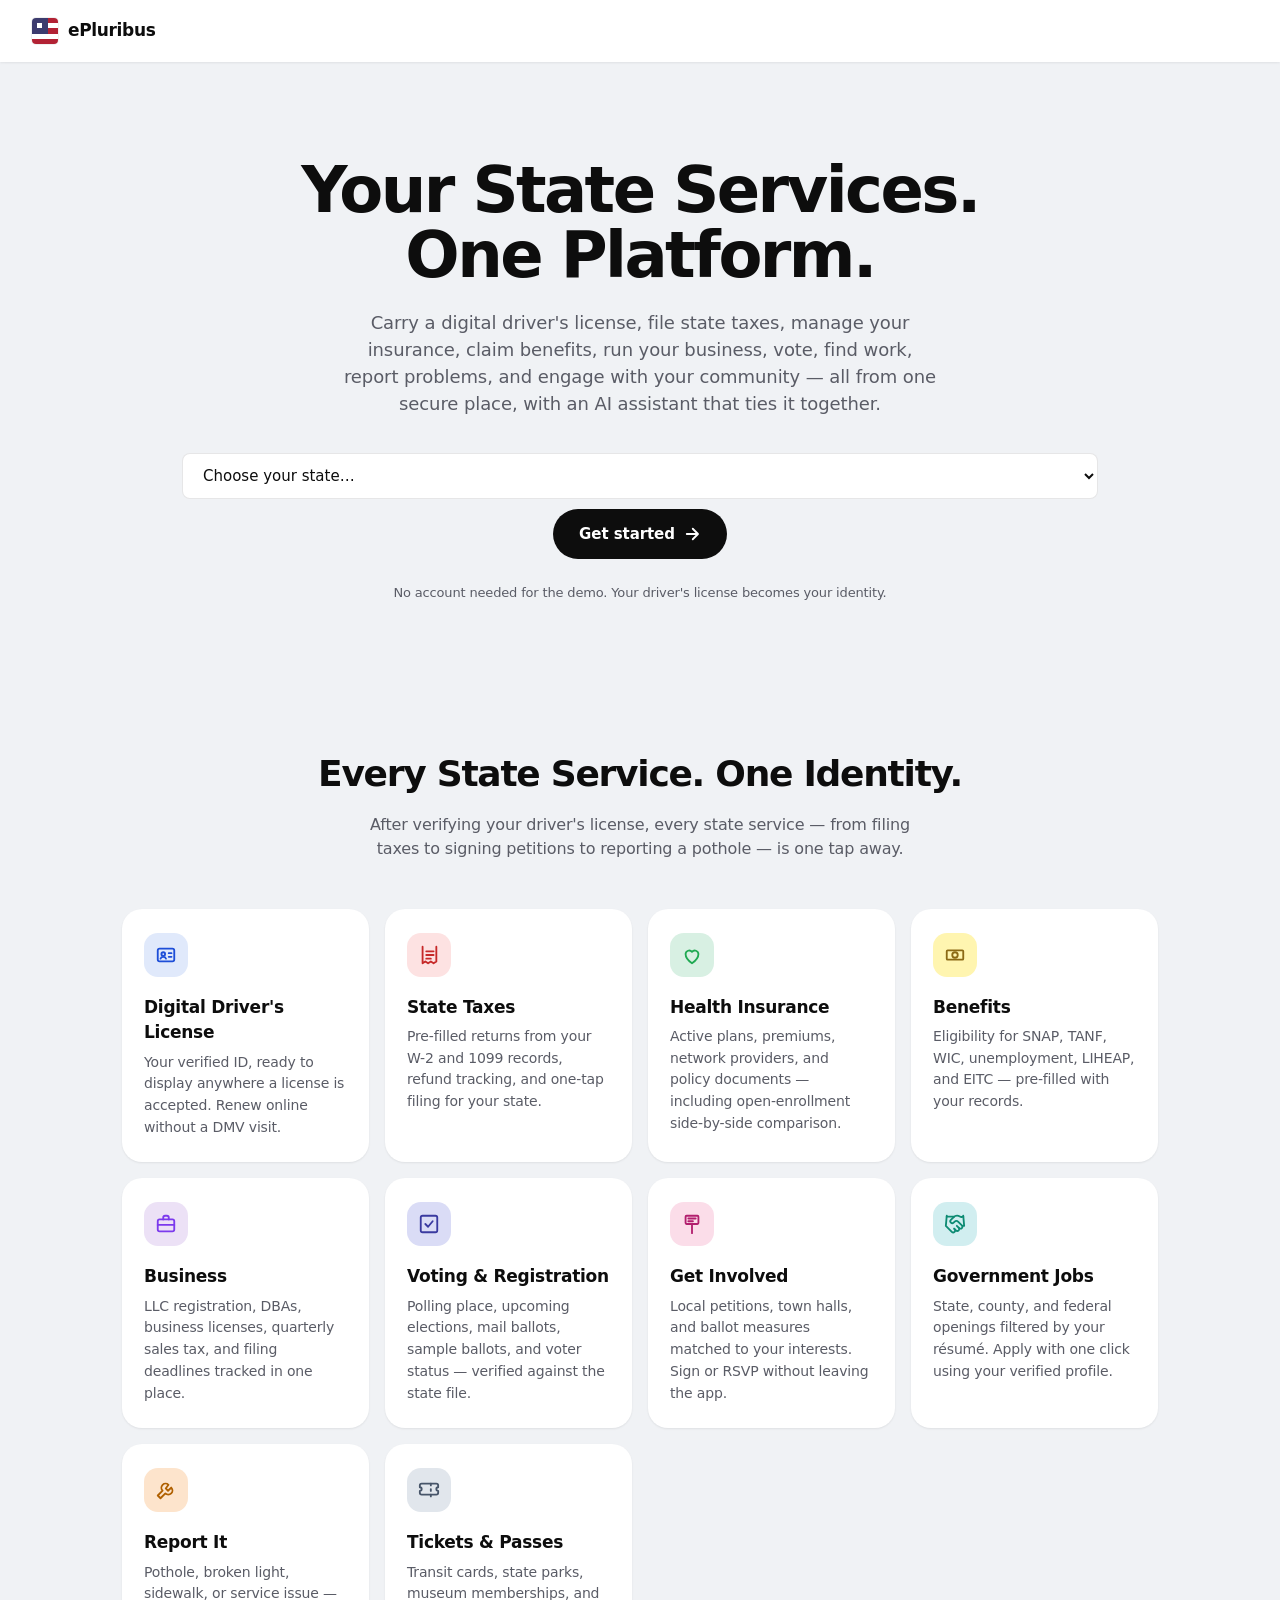
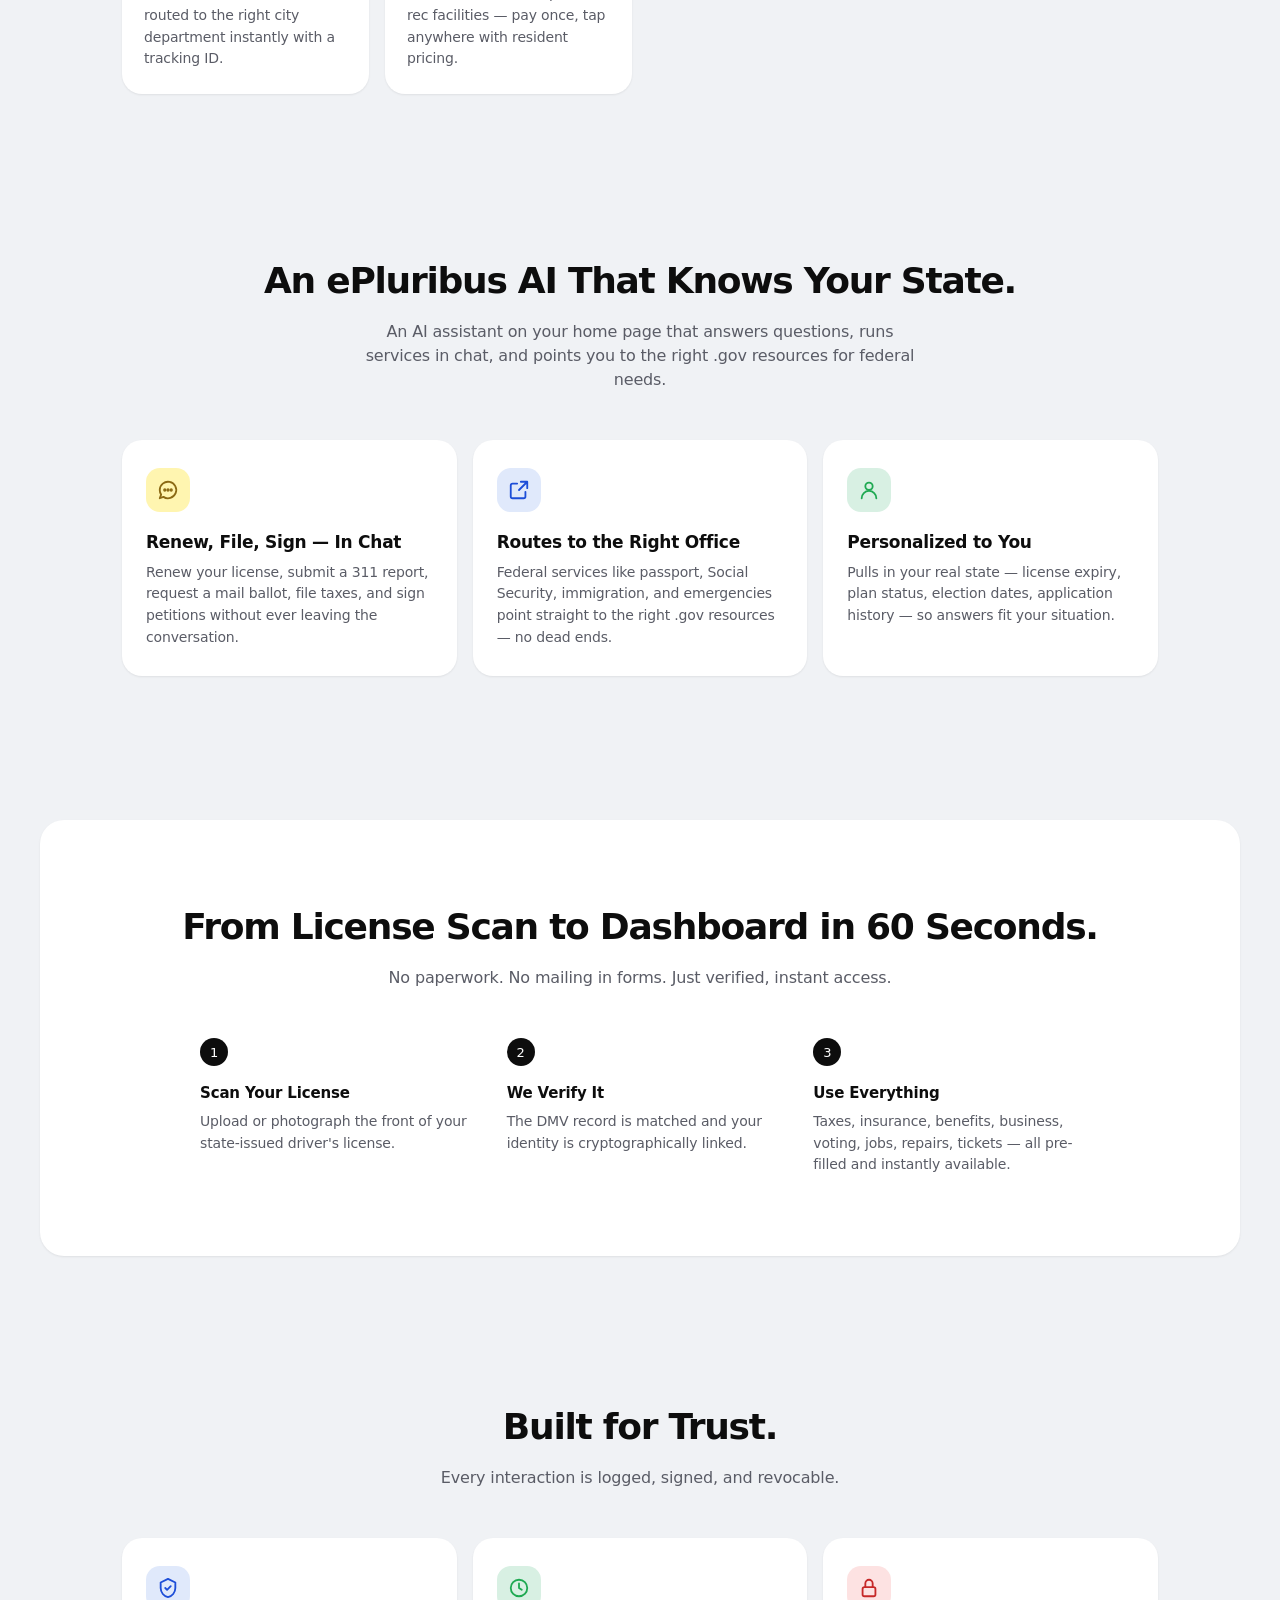
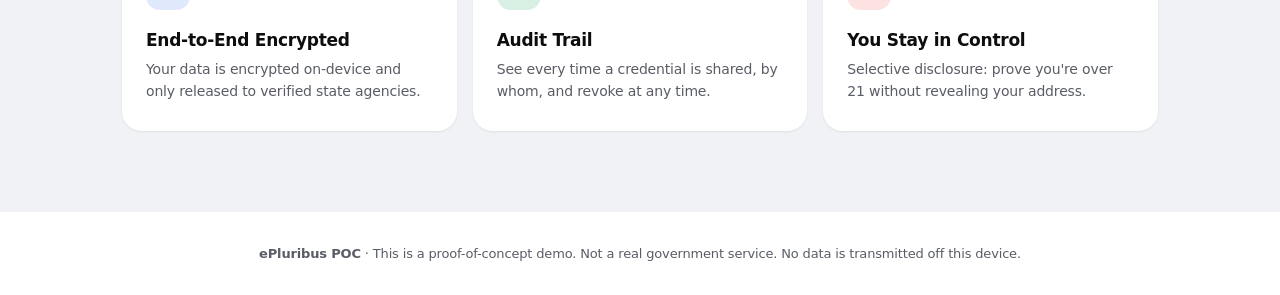
<file: healthcare.html>
<!DOCTYPE html>
<html lang="en">
<head>
  <meta charset="UTF-8">
  <meta name="viewport" content="width=device-width, initial-scale=1.0">
  <title>Health insurance — ePluribus</title>
  <link rel="stylesheet" href="css/styles.css">
</head>
<body data-page="healthcare">
  <div class="app">
    <div id="sidebar-mount"></div>
    <main class="main-content">
      <div class="disclaimer">
        ⓘ <strong>Demo data:</strong> Plans, premiums, providers, and balances shown are simulated.
      </div>

      <div class="page-header">
        <div class="page-title">
          <h1>Health Insurance</h1>
          <p id="hcSub">Plans, payments, network providers, and policy documents — managed in one place.</p>
        </div>
      </div>

      <div class="banner-success">
        <svg width="20" height="20" viewBox="0 0 24 24" fill="none" stroke="currentColor" stroke-width="2.4" stroke-linecap="round" stroke-linejoin="round"><polyline points="20 6 9 17 4 12"/></svg>
        <div>All 3 plans <strong>active</strong> and in good standing. Next premium due <strong>Jun 1, 2026</strong> · auto-pay on.</div>
      </div>

      <div class="grid-4 mb-6">
        <div class="stat">
          <div class="stat-label">Active plans</div>
          <div class="stat-value">3</div>
          <div class="stat-trend">Health · Dental · Vision</div>
        </div>
        <div class="stat">
          <div class="stat-label">Member since</div>
          <div class="stat-value">2018</div>
          <div class="stat-trend">8 years continuous coverage</div>
        </div>
        <div class="stat">
          <div class="stat-label">Out-of-pocket YTD</div>
          <div class="stat-value">$1,247</div>
          <div class="stat-trend">of $7,500 max</div>
        </div>
        <div class="stat">
          <div class="stat-label">Next renewal</div>
          <div class="stat-value">Dec 31</div>
          <div class="stat-trend up">Open enrollment Nov 1</div>
        </div>
      </div>

      <h2 class="text-xl mb-4">Active Plans</h2>
      <div class="grid-3 mb-6">
        <div class="card plan-tile" tabindex="0">
          <div class="row-between mb-3">
            <div class="card-title">Health</div>
            <span class="badge badge-success"><span class="dot"></span>Active</span>
          </div>
          <div class="plan-tile-summary">
            <span class="premium">$385<span class="meta"> / mo</span></span>
            <span class="meta" id="hcHealthId">XJP-2841-04</span>
          </div>
          <div class="plan-extra"><div>
            <div class="text-sm text-muted mb-3" style="font-weight:500;">BlueShield Gold PPO 2000</div>
            <div class="scanned-info">
              <div class="info-field"><label>Deductible</label><div class="value">$2,000</div></div>
              <div class="info-field"><label>OOP max</label><div class="value">$7,500</div></div>
              <div class="info-field"><label>Effective</label><div class="value">Jan 1, 2024</div></div>
              <div class="info-field"><label>Renews</label><div class="value">Dec 31, 2026</div></div>
            </div>
            <div class="row mt-4" style="gap:8px;">
              <button class="btn btn-primary" onclick="openInsuranceCardModal('health');">View card</button>
              <button class="btn btn-secondary" onclick="openDetailsModal('health');">Details</button>
            </div>
          </div></div>
        </div>

        <div class="card plan-tile" tabindex="0">
          <div class="row-between mb-3">
            <div class="card-title">Dental</div>
            <span class="badge badge-success"><span class="dot"></span>Active</span>
          </div>
          <div class="plan-tile-summary">
            <span class="premium">$42<span class="meta"> / mo</span></span>
            <span class="meta">DDP-72611-04</span>
          </div>
          <div class="plan-extra"><div>
            <div class="text-sm text-muted mb-3" style="font-weight:500;">Delta Dental PPO Premier</div>
            <div class="scanned-info">
              <div class="info-field"><label>Annual max</label><div class="value">$2,000</div></div>
              <div class="info-field"><label>Preventive</label><div class="value">100%</div></div>
              <div class="info-field"><label>Effective</label><div class="value">Jan 1, 2024</div></div>
              <div class="info-field"><label>Renews</label><div class="value">Dec 31, 2026</div></div>
            </div>
            <div class="row mt-4" style="gap:8px;">
              <button class="btn btn-primary" onclick="openInsuranceCardModal('dental');">View card</button>
              <button class="btn btn-secondary" onclick="openDetailsModal('dental');">Details</button>
            </div>
          </div></div>
        </div>

        <div class="card plan-tile" tabindex="0">
          <div class="row-between mb-3">
            <div class="card-title">Vision</div>
            <span class="badge badge-success"><span class="dot"></span>Active</span>
          </div>
          <div class="plan-tile-summary">
            <span class="premium">$14<span class="meta"> / mo</span></span>
            <span class="meta">VSP-58420-04</span>
          </div>
          <div class="plan-extra"><div>
            <div class="text-sm text-muted mb-3" style="font-weight:500;">VSP Choice</div>
            <div class="scanned-info">
              <div class="info-field"><label>Exam copay</label><div class="value">$10</div></div>
              <div class="info-field"><label>Frames</label><div class="value">$200 / 12 mo</div></div>
              <div class="info-field"><label>Effective</label><div class="value">Jan 1, 2024</div></div>
              <div class="info-field"><label>Renews</label><div class="value">Dec 31, 2026</div></div>
            </div>
            <div class="row mt-4" style="gap:8px;">
              <button class="btn btn-primary" onclick="openInsuranceCardModal('vision');">View card</button>
              <button class="btn btn-secondary" onclick="openDetailsModal('vision');">Details</button>
            </div>
          </div></div>
        </div>
      </div>

      <h2 class="text-xl mb-4">Renewal &amp; Auto-Pay</h2>
      <div class="card mb-6">
        <div class="row-between mb-4">
          <div>
            <div class="card-title">Open Enrollment for 2027</div>
            <p class="text-muted text-sm mt-2">All three plans auto-renew Dec 31, 2026 at <strong>$441/mo</strong> unless you change coverage.</p>
          </div>
          <span class="badge badge-info"><span class="dot"></span>Opens Nov 1</span>
        </div>
        <div class="grid-4">
          <div class="info-field"><label>Enrollment window</label><div class="value">Nov 1 – Dec 15, 2026</div></div>
          <div class="info-field"><label>2027 effective</label><div class="value">Jan 1, 2027</div></div>
          <div class="info-field"><label>Auto-renewal</label><div class="value">On · all 3 plans</div></div>
          <div class="info-field"><label>Payment method</label><div class="value">Bank ···· 4408</div></div>
        </div>
        <div class="row mt-4" style="gap:8px;">
          <button class="btn btn-primary" onclick="openCompareModal();">Compare 2027 plans</button>
          <button class="btn btn-secondary" onclick="alert('Auto-renewal settings opened. (Demo)');">Manage auto-renewal</button>
          <button class="btn btn-ghost" onclick="alert('Payment method update. (Demo)');">Update payment method</button>
        </div>
      </div>

      <div class="grid-2 mb-6">
        <div class="card">
          <div class="card-header">
            <div class="card-title">Network Providers</div>
            <a class="card-link" href="#" onclick="event.preventDefault();alert('Provider directory opens. (Demo)');">Search directory</a>
          </div>
          <ul class="list">
            <li class="list-item">
              <div class="list-item-icon"><svg width="18" height="18" viewBox="0 0 24 24" fill="none" stroke="currentColor" stroke-width="2" stroke-linecap="round" stroke-linejoin="round"><circle cx="12" cy="8" r="4"/><path d="M4 21a8 8 0 0 1 16 0"/></svg></div>
              <div class="list-item-content">
                <div class="list-item-title">Dr. Sarah Patel <span class="badge badge-success" style="margin-left:6px;">In-network</span></div>
                <div class="list-item-sub">Primary care · 2.1 mi</div>
              </div>
              <div class="list-item-meta">PCP</div>
            </li>
            <li class="list-item">
              <div class="list-item-icon"><svg width="18" height="18" viewBox="0 0 24 24" fill="none" stroke="currentColor" stroke-width="2" stroke-linecap="round" stroke-linejoin="round"><path d="M12 21s-7-4.5-7-10a4 4 0 0 1 7-2.5A4 4 0 0 1 19 11c0 5.5-7 10-7 10z"/></svg></div>
              <div class="list-item-content">
                <div class="list-item-title">Dr. James Chen <span class="badge badge-success" style="margin-left:6px;">In-network</span></div>
                <div class="list-item-sub">Cardiology · 4.8 mi</div>
              </div>
              <div class="list-item-meta">Specialist</div>
            </li>
            <li class="list-item">
              <div class="list-item-icon"><svg width="18" height="18" viewBox="0 0 24 24" fill="none" stroke="currentColor" stroke-width="2" stroke-linecap="round" stroke-linejoin="round"><path d="M3 21V9l9-6 9 6v12"/><path d="M9 21V12h6v9"/></svg></div>
              <div class="list-item-content">
                <div class="list-item-title">Dr. Maria Lopez <span class="badge badge-success" style="margin-left:6px;">In-network</span></div>
                <div class="list-item-sub">Dental · 0.8 mi</div>
              </div>
              <div class="list-item-meta">Dental</div>
            </li>
            <li class="list-item">
              <div class="list-item-icon"><svg width="18" height="18" viewBox="0 0 24 24" fill="none" stroke="currentColor" stroke-width="2" stroke-linecap="round" stroke-linejoin="round"><path d="M2 12s3.5-7 10-7 10 7 10 7-3.5 7-10 7S2 12 2 12z"/><circle cx="12" cy="12" r="3"/></svg></div>
              <div class="list-item-content">
                <div class="list-item-title">LensCrafters Westside <span class="badge badge-success" style="margin-left:6px;">In-network</span></div>
                <div class="list-item-sub">Vision · Culver City</div>
              </div>
              <div class="list-item-meta">Vision</div>
            </li>
          </ul>
          <div class="row mt-4" style="gap:8px;">
            <button class="btn btn-secondary" onclick="alert('Find a doctor opens. (Demo)');">Find in-network</button>
            <button class="btn btn-ghost" onclick="alert('Add provider. (Demo)');">Add provider</button>
          </div>
        </div>

        <div class="card">
          <div class="card-header">
            <div class="card-title">Documents</div>
            <a class="card-link" href="#" onclick="event.preventDefault();alert('All documents opens. (Demo)');">View all</a>
          </div>
          <ul class="list">
            <li class="list-item">
              <div class="list-item-icon"><svg width="18" height="18" viewBox="0 0 24 24" fill="none" stroke="currentColor" stroke-width="2" stroke-linecap="round" stroke-linejoin="round"><path d="M14 3H7a2 2 0 0 0-2 2v14a2 2 0 0 0 2 2h10a2 2 0 0 0 2-2V8z"/><polyline points="14 3 14 8 19 8"/></svg></div>
              <div class="list-item-content">
                <div class="list-item-title">2025 Form 1095-B</div>
                <div class="list-item-sub">Coverage proof for tax filing</div>
              </div>
              <a class="card-link" href="#" onclick="event.preventDefault();alert('PDF download. (Demo)');">PDF</a>
            </li>
            <li class="list-item">
              <div class="list-item-icon"><svg width="18" height="18" viewBox="0 0 24 24" fill="none" stroke="currentColor" stroke-width="2" stroke-linecap="round" stroke-linejoin="round"><path d="M14 3H7a2 2 0 0 0-2 2v14a2 2 0 0 0 2 2h10a2 2 0 0 0 2-2V8z"/><polyline points="14 3 14 8 19 8"/></svg></div>
              <div class="list-item-content">
                <div class="list-item-title">Summary of Benefits</div>
                <div class="list-item-sub">BlueShield Gold PPO · 12 pages</div>
              </div>
              <a class="card-link" href="#" onclick="event.preventDefault();alert('PDF download. (Demo)');">PDF</a>
            </li>
            <li class="list-item">
              <div class="list-item-icon"><svg width="18" height="18" viewBox="0 0 24 24" fill="none" stroke="currentColor" stroke-width="2" stroke-linecap="round" stroke-linejoin="round"><rect x="3" y="5" width="18" height="14" rx="2"/><circle cx="9" cy="11" r="2"/><path d="M15 10h3M15 14h3"/></svg></div>
              <div class="list-item-content">
                <div class="list-item-title">Member ID cards (3)</div>
                <div class="list-item-sub">Add to digital wallet</div>
              </div>
              <a class="card-link" href="#" onclick="event.preventDefault();alert('Cards opened. (Demo)');">Open</a>
            </li>
            <li class="list-item">
              <div class="list-item-icon"><svg width="18" height="18" viewBox="0 0 24 24" fill="none" stroke="currentColor" stroke-width="2" stroke-linecap="round" stroke-linejoin="round"><path d="M14 3H7a2 2 0 0 0-2 2v14a2 2 0 0 0 2 2h10a2 2 0 0 0 2-2V8z"/><polyline points="14 3 14 8 19 8"/></svg></div>
              <div class="list-item-content">
                <div class="list-item-title">2025 Year-end EOB</div>
                <div class="list-item-sub">All claims · 24 pages</div>
              </div>
              <a class="card-link" href="#" onclick="event.preventDefault();alert('PDF download. (Demo)');">PDF</a>
            </li>
            <li class="list-item">
              <div class="list-item-icon"><svg width="18" height="18" viewBox="0 0 24 24" fill="none" stroke="currentColor" stroke-width="2" stroke-linecap="round" stroke-linejoin="round"><path d="M14 3H7a2 2 0 0 0-2 2v14a2 2 0 0 0 2 2h10a2 2 0 0 0 2-2V8z"/><polyline points="14 3 14 8 19 8"/></svg></div>
              <div class="list-item-content">
                <div class="list-item-title">2026 enrollment</div>
                <div class="list-item-sub">All 3 plans · Dec 8, 2025</div>
              </div>
              <a class="card-link" href="#" onclick="event.preventDefault();alert('PDF download. (Demo)');">PDF</a>
            </li>
          </ul>
          <div class="row mt-4" style="gap:8px;">
            <button class="btn btn-secondary" onclick="alert('Upload form. (Demo)');">Upload document</button>
          </div>
        </div>
      </div>

      <div class="card">
        <div class="card-header">
          <div class="card-title">Payment History</div>
          <a class="card-link" href="#" onclick="event.preventDefault();alert('Statements export. (Demo)');">Export statements</a>
        </div>
        <table class="table">
          <thead><tr><th>Date</th><th>Plan</th><th>Method</th><th>Amount</th><th>Status</th></tr></thead>
          <tbody>
            <tr><td>May 1, 2026</td><td>Health · Dental · Vision</td><td>Bank ···· 4408</td><td>$441.00</td><td><span class="badge badge-success">Paid</span></td></tr>
            <tr><td>Apr 1, 2026</td><td>Health · Dental · Vision</td><td>Bank ···· 4408</td><td>$441.00</td><td><span class="badge badge-success">Paid</span></td></tr>
            <tr><td>Mar 1, 2026</td><td>Health · Dental · Vision</td><td>Bank ···· 4408</td><td>$441.00</td><td><span class="badge badge-success">Paid</span></td></tr>
            <tr><td>Feb 14, 2026</td><td>Out-of-pocket adjustment</td><td>Bank ···· 4408</td><td>$184.50</td><td><span class="badge badge-success">Paid</span></td></tr>
          </tbody>
        </table>
      </div>
    </main>
  </div>

  <!-- Plan details + comparison modal -->
  <div class="modal-backdrop" id="detailsModal" hidden onclick="if(event.target===this)closeDetailsModal()">
    <div class="modal-pane" role="dialog" aria-modal="true" aria-labelledby="detailsTitle">
      <button class="modal-close" type="button" onclick="closeDetailsModal()" aria-label="Close">
        <svg width="18" height="18" viewBox="0 0 24 24" fill="none" stroke="currentColor" stroke-width="2" stroke-linecap="round" stroke-linejoin="round"><path d="M18 6 6 18M6 6l12 12"/></svg>
      </button>
      <div class="modal-header">
        <span class="badge badge-success"><span class="dot"></span><span id="detailsBadgeLabel">Active</span></span>
        <h2 id="detailsTitle" class="mt-2" style="font-size:24px;font-weight:600;letter-spacing:-0.02em;line-height:1.2;">Plan Details</h2>
        <p class="text-muted mt-2" style="font-size:15px;line-height:1.5;" id="detailsSub">Your current coverage in detail, plus everyday plan-management actions.</p>
      </div>
      <div class="modal-body" id="detailsBody"></div>
    </div>
  </div>

  <!-- Insurance member card modal -->
  <div class="modal-backdrop" id="cardModal" hidden onclick="if(event.target===this)closeInsuranceCardModal()">
    <div class="modal-pane" role="dialog" aria-modal="true" aria-labelledby="cardModalTitle">
      <button class="modal-close" type="button" onclick="closeInsuranceCardModal()" aria-label="Close">
        <svg width="18" height="18" viewBox="0 0 24 24" fill="none" stroke="currentColor" stroke-width="2" stroke-linecap="round" stroke-linejoin="round"><path d="M18 6 6 18M6 6l12 12"/></svg>
      </button>
      <div class="modal-header">
        <span class="badge badge-info" id="cardModalBadge">Health</span>
        <h2 id="cardModalTitle" class="mt-2" style="font-size:24px;font-weight:600;letter-spacing:-0.02em;line-height:1.2;">Member Card</h2>
        <p class="text-muted mt-2" style="font-size:15px;line-height:1.5;">Show this at provider check-in or pharmacy. The card is stored in your wallet for offline use.</p>
      </div>
      <div class="modal-body" style="display:flex;justify-content:center;">
        <div style="width:100%;max-width:520px;">
          <!-- Health -->
          <div class="doc-card health-card" data-plan="health" hidden>
            <div class="health-header">
              <div class="health-provider">BlueShield</div>
              <div class="health-tier">Gold PPO 2000</div>
            </div>
            <div class="health-name" data-name></div>
            <div class="health-fields">
              <div><span>Member ID</span><strong>XJP-2841-04</strong></div>
              <div><span>Group #</span><strong>G-4421</strong></div>
              <div><span>BIN</span><strong>003858</strong></div>
              <div><span>RxPCN</span><strong>BSCN</strong></div>
              <div><span>Effective</span><strong>01/01/2024</strong></div>
              <div><span>Network</span><strong>PPO Plus</strong></div>
            </div>
            <div class="health-copays">
              <div><span>PCP</span><strong>$30</strong></div>
              <div><span>Specialist</span><strong>$50</strong></div>
              <div><span>Urgent Care</span><strong>$75</strong></div>
              <div><span>ER</span><strong>$300</strong></div>
            </div>
            <div class="health-rx" aria-hidden="true">Rx</div>
          </div>

          <!-- Dental -->
          <div class="doc-card dental-card" data-plan="dental" hidden>
            <div class="health-header">
              <div class="health-provider">Delta Dental</div>
              <div class="health-tier">PPO Premier</div>
            </div>
            <div class="health-name" data-name></div>
            <div class="health-fields">
              <div><span>Member ID</span><strong>DDP-72611-04</strong></div>
              <div><span>Group #</span><strong>G-7261</strong></div>
              <div><span>Network</span><strong>Premier</strong></div>
              <div><span>Annual Max</span><strong>$2,000</strong></div>
              <div><span>Effective</span><strong>01/01/2024</strong></div>
              <div><span>Plan Year</span><strong>2026</strong></div>
            </div>
            <div class="health-copays">
              <div><span>Preventive</span><strong>100%</strong></div>
              <div><span>Basic</span><strong>80%</strong></div>
              <div><span>Major</span><strong>50%</strong></div>
              <div><span>Cleanings</span><strong>2/yr</strong></div>
            </div>
            <div class="health-rx" aria-hidden="true">
              <svg width="20" height="20" viewBox="0 0 24 24" fill="currentColor" stroke="none"><path d="M12 3c-2.5 0-3.8 1.2-5 1.2S4.5 3 3 3.6c0 4 .6 7 1.5 9.4.7 2 1 4 2 6 .5 1 1 2 2 2 1.4 0 1.6-3 2.5-3s1.1 3 2.5 3c1 0 1.5-1 2-2 1-2 1.3-4 2-6 .9-2.4 1.5-5.4 1.5-9.4-1.5-.6-2.7.6-4 .6S14.5 3 12 3z" opacity="0.95"/></svg>
            </div>
          </div>

          <!-- Vision -->
          <div class="doc-card vision-card" data-plan="vision" hidden>
            <div class="health-header">
              <div class="health-provider">VSP</div>
              <div class="health-tier">Choice</div>
            </div>
            <div class="health-name" data-name></div>
            <div class="health-fields">
              <div><span>Member ID</span><strong>VSP-58420-04</strong></div>
              <div><span>Group #</span><strong>G-5842</strong></div>
              <div><span>Network</span><strong>Choice</strong></div>
              <div><span>Effective</span><strong>01/01/2024</strong></div>
              <div><span>Plan Year</span><strong>2026</strong></div>
              <div><span>Coverage</span><strong>Self + 0</strong></div>
            </div>
            <div class="health-copays">
              <div><span>Exam</span><strong>$10</strong></div>
              <div><span>Frames</span><strong>$200</strong></div>
              <div><span>Lenses</span><strong>$25</strong></div>
              <div><span>Contacts</span><strong>$150</strong></div>
            </div>
            <div class="health-rx" aria-hidden="true">
              <svg width="20" height="20" viewBox="0 0 24 24" fill="none" stroke="currentColor" stroke-width="2" stroke-linecap="round" stroke-linejoin="round"><path d="M2 12s3.5-7 10-7 10 7 10 7-3.5 7-10 7S2 12 2 12z"/><circle cx="12" cy="12" r="3" fill="currentColor"/></svg>
            </div>
          </div>
        </div>
      </div>

      <div class="modal-body" style="padding-top:0;">
        <div class="row-between mt-2">
          <span class="text-sm text-muted">Card stored offline in your digital wallet.</span>
          <div style="display:flex;gap:8px;">
            <button class="btn btn-ghost" type="button" onclick="closeInsuranceCardModal()">Close</button>
            <a class="btn btn-primary" href="license.html">Open in wallet</a>
          </div>
        </div>
      </div>
    </div>
  </div>

  <!-- 2027 plan compare modal -->
  <div class="modal-backdrop" id="compareModal" hidden onclick="if(event.target===this)closeCompareModal()">
    <div class="modal-pane" role="dialog" aria-modal="true" aria-labelledby="compareTitle">
      <button class="modal-close" type="button" onclick="closeCompareModal()" aria-label="Close">
        <svg width="18" height="18" viewBox="0 0 24 24" fill="none" stroke="currentColor" stroke-width="2" stroke-linecap="round" stroke-linejoin="round"><path d="M18 6 6 18M6 6l12 12"/></svg>
      </button>
      <div class="modal-header">
        <span class="badge badge-info">Open Enrollment · Nov 1 – Dec 15, 2026</span>
        <h2 id="compareTitle" class="mt-2" style="font-size:24px;font-weight:600;letter-spacing:-0.02em;line-height:1.2;">Compare 2027 Plans</h2>
        <p class="text-muted mt-2" style="font-size:15px;line-height:1.5;">Your current coverage side-by-side with 2027 renewal pricing and a cheaper alternative for each line. Premiums shown are after subsidies you already qualify for.</p>
      </div>
      <div class="modal-body">

        <div class="card mb-4" style="padding:18px;">
          <div class="row-between mb-3">
            <div style="font-weight:600;font-size:15px;">Health · Anthem Blue Cross Bronze HMO</div>
            <span class="badge badge-success">Top match</span>
          </div>
          <table class="table" style="margin:0;">
            <thead><tr><th></th><th>2026 (current)</th><th>2027 renewal</th><th>2027 alternative · Silver HMO</th></tr></thead>
            <tbody>
              <tr><td>Monthly premium</td><td>$312</td><td><strong>$328</strong></td><td>$362</td></tr>
              <tr><td>Deductible</td><td>$4,200</td><td>$4,400</td><td>$2,000</td></tr>
              <tr><td>Out-of-pocket max</td><td>$8,400</td><td>$8,700</td><td>$5,800</td></tr>
              <tr><td>PCP visit copay</td><td>$45</td><td>$45</td><td>$25</td></tr>
              <tr><td>Network</td><td>HMO · 4,200 providers</td><td>HMO · 4,200 providers</td><td>HMO · 4,200 providers</td></tr>
            </tbody>
          </table>
          <div class="row-between mt-3">
            <span class="text-sm text-muted">Both 2027 options keep your current PCP (Dr. Lee).</span>
            <div style="display:flex;gap:8px;">
              <button class="btn btn-secondary" type="button" style="font-size:13px;" onclick="markChoice('health','keep')">Keep renewal</button>
              <button class="btn btn-primary" type="button" style="font-size:13px;" onclick="markChoice('health','switch')">Switch to Silver</button>
            </div>
          </div>
        </div>

        <div class="card mb-4" style="padding:18px;">
          <div class="row-between mb-3">
            <div style="font-weight:600;font-size:15px;">Dental · Delta Dental PPO</div>
            <span class="badge badge-neutral">No change</span>
          </div>
          <table class="table" style="margin:0;">
            <thead><tr><th></th><th>2026 (current)</th><th>2027 renewal</th><th>2027 alternative · Basic</th></tr></thead>
            <tbody>
              <tr><td>Monthly premium</td><td>$58</td><td><strong>$61</strong></td><td>$38</td></tr>
              <tr><td>Annual maximum</td><td>$1,500</td><td>$1,500</td><td>$1,000</td></tr>
              <tr><td>Cleanings / year</td><td>2 covered</td><td>2 covered</td><td>2 covered</td></tr>
              <tr><td>Major work coverage</td><td>50%</td><td>50%</td><td>30%</td></tr>
            </tbody>
          </table>
          <div class="row-between mt-3">
            <span class="text-sm text-muted">Most members renew the PPO if they had any major work in the last 2 years.</span>
            <div style="display:flex;gap:8px;">
              <button class="btn btn-secondary" type="button" style="font-size:13px;" onclick="markChoice('dental','keep')">Keep renewal</button>
              <button class="btn btn-primary" type="button" style="font-size:13px;" onclick="markChoice('dental','switch')">Switch to Basic</button>
            </div>
          </div>
        </div>

        <div class="card mb-4" style="padding:18px;">
          <div class="row-between mb-3">
            <div style="font-weight:600;font-size:15px;">Vision · VSP Choice</div>
            <span class="badge badge-success">Best value</span>
          </div>
          <table class="table" style="margin:0;">
            <thead><tr><th></th><th>2026 (current)</th><th>2027 renewal</th><th>2027 alternative · Plus</th></tr></thead>
            <tbody>
              <tr><td>Monthly premium</td><td>$19</td><td><strong>$19</strong></td><td>$28</td></tr>
              <tr><td>Eye exam copay</td><td>$10</td><td>$10</td><td>$0</td></tr>
              <tr><td>Frame allowance</td><td>$150</td><td>$150</td><td>$220</td></tr>
              <tr><td>Lens upgrades</td><td>Standard</td><td>Standard</td><td>Premium incl.</td></tr>
            </tbody>
          </table>
          <div class="row-between mt-3">
            <span class="text-sm text-muted">No premium increase on the renewal — most members keep this plan.</span>
            <div style="display:flex;gap:8px;">
              <button class="btn btn-secondary" type="button" style="font-size:13px;" onclick="markChoice('vision','keep')">Keep renewal</button>
              <button class="btn btn-primary" type="button" style="font-size:13px;" onclick="markChoice('vision','switch')">Switch to Plus</button>
            </div>
          </div>
        </div>

        <div class="card" style="background:var(--surface-2);padding:14px;margin-bottom:20px;">
          <div class="row-between" style="align-items:center;">
            <div>
              <div style="font-weight:600;font-size:15px;">Total monthly cost · 2027</div>
              <div class="text-sm text-muted" id="compareTotalSub">All renewals · same coverage as today</div>
            </div>
            <div style="font-size:24px;font-weight:600;letter-spacing:-0.02em;" id="compareTotal">$408</div>
          </div>
        </div>

        <div class="row-between mt-6">
          <span class="text-sm text-muted">You can change selections anytime through Dec 15.</span>
          <div style="display:flex;gap:8px;">
            <button class="btn btn-ghost" type="button" onclick="closeCompareModal()">Close</button>
            <button class="btn btn-primary" type="button" onclick="confirmEnrollment()">Confirm 2027 enrollment</button>
          </div>
        </div>
      </div>
    </div>
  </div>

  <script src="js/app.js"></script>
  <script>
    const u = getCitizen();
    if (u) {
      document.getElementById('hcSub').textContent =
        `Plans, payments, network providers, and policy documents in ${u.stateName} — managed in one place.`;
    }

    const PLAN_CHOICES = { health: 'keep', dental: 'keep', vision: 'keep' };
    const PLAN_PRICES = {
      health: { keep: 328, switch: 362 },
      dental: { keep: 61,  switch: 38  },
      vision: { keep: 19,  switch: 28  },
    };

    function openCompareModal() {
      // reset to renewals on each open
      PLAN_CHOICES.health = 'keep';
      PLAN_CHOICES.dental = 'keep';
      PLAN_CHOICES.vision = 'keep';
      updateCompareTotal();
      document.getElementById('compareModal').hidden = false;
      document.body.style.overflow = 'hidden';
    }

    function closeCompareModal() {
      document.getElementById('compareModal').hidden = true;
      document.body.style.overflow = '';
    }

    function markChoice(line, choice) {
      PLAN_CHOICES[line] = choice;
      updateCompareTotal();
    }

    function updateCompareTotal() {
      const total =
        PLAN_PRICES.health[PLAN_CHOICES.health] +
        PLAN_PRICES.dental[PLAN_CHOICES.dental] +
        PLAN_PRICES.vision[PLAN_CHOICES.vision];
      document.getElementById('compareTotal').textContent = `$${total}`;
      const switches = Object.entries(PLAN_CHOICES).filter(([, v]) => v === 'switch').map(([k]) => k);
      const sub = switches.length === 0
        ? 'All renewals · same coverage as today'
        : `Switching: ${switches.join(', ')}`;
      document.getElementById('compareTotalSub').textContent = sub;
    }

    function confirmEnrollment() {
      const switches = Object.entries(PLAN_CHOICES).filter(([, v]) => v === 'switch').map(([k]) => k);
      const msg = switches.length === 0
        ? 'All three plans confirmed as 2027 renewals. (Demo)'
        : `2027 enrollment saved. Switching: ${switches.join(', ')}. (Demo)`;
      alert(msg);
      closeCompareModal();
    }

    const PLAN_DETAILS = {
      health: {
        title: 'Health Plan Details',
        sub: 'Detailed coverage for your current health plan, plus a brief comparison with available alternatives.',
        carrier: 'Blue Shield of California',
        planName: 'Gold PPO 2000',
        planType: 'PPO · Marketplace',
        memberId: 'XJP-2841-04',
        groupNum: 'G-4421',
        network: 'PPO Plus · 4,200 providers',
        effective: 'Jan 1, 2024',
        renews: 'Dec 31, 2026',
        premium: '$385 / mo',
        costs: [
          ['Deductible', '$2,000 / yr'],
          ['Out-of-pocket max', '$7,500 / yr'],
          ['Coinsurance', '20% after deductible'],
        ],
        copays: [
          ['PCP visit', '$30'],
          ['Specialist visit', '$50'],
          ['Urgent care', '$75'],
          ['ER visit', '$300'],
          ['Generic Rx', '$10'],
          ['Preferred brand Rx', '$45'],
        ],
        covered: [
          'Preventive care covered at 100% in-network',
          'Telehealth visits covered at 100%',
          'Mental health and substance use covered at 100% after deductible',
          'Maternity and newborn care covered at 100% after deductible',
          'Out-of-network covered at 50% after deductible',
        ],
        providers: [
          'Dr. Sarah Patel · Primary Care · UCLA Health · 2.1 mi',
          'Dr. James Chen · Cardiology · Cedars-Sinai · 4.8 mi',
        ],
        providerLabel: 'PCP',
        comparison: {
          columns: ['Current · Gold PPO', 'Platinum PPO 0', 'Kaiser Gold HMO'],
          rows: [
            ['Premium',    '$385', '$480', '$310'],
            ['Deductible', '$2,000', '$0',    '$1,500'],
            ['OOP max',    '$7,500', '$4,500', '$5,500'],
            ['Network',    'PPO Plus', 'PPO Plus · same', 'Smaller · 2 out'],
            ['vs current', '—',      '+$95 / mo', '−$75 / mo'],
          ],
        },
      },
      dental: {
        title: 'Dental Plan Details',
        sub: 'Detailed coverage for your current dental plan, plus a brief comparison with one upgrade.',
        carrier: 'Delta Dental of California',
        planName: 'PPO Premier',
        planType: 'PPO',
        memberId: 'DDP-72611-04',
        groupNum: 'G-7261',
        network: 'Premier',
        effective: 'Jan 1, 2024',
        renews: 'Dec 31, 2026',
        premium: '$42 / mo',
        costs: [
          ['Annual maximum', '$2,000'],
          ['Deductible', '$50 / yr'],
          ['Waiting period', 'None'],
        ],
        copays: [
          ['Cleaning (twice yearly)', '100% covered'],
          ['Exam &amp; X-rays', '100% covered'],
          ['Fillings', '80% covered'],
          ['Crowns / root canals', '50% covered'],
          ['Orthodontia', 'Not included'],
        ],
        covered: [
          'Two cleanings and exams per year at 100%',
          'Fluoride treatment for adults at 100%',
          'Fillings, extractions, and basic restorative at 80%',
          'Crowns, bridges, dentures at 50% after deductible',
          'No annual maximum waiver — counts toward the $2,000 cap',
        ],
        providers: [
          'Dr. Maria Lopez · Mar Vista Dental Group · 0.8 mi',
        ],
        providerLabel: 'Dentist',
        comparison: {
          columns: ['Current · PPO Premier', 'Delta Dental Plus'],
          rows: [
            ['Premium',     '$42',  '$58'],
            ['Annual max',  '$2,000', '$3,500'],
            ['Major work',  '50%',   '60%'],
            ['Orthodontia', 'Not included', '$2,000 lifetime'],
            ['vs current',  '—',    '+$16 / mo'],
          ],
        },
      },
      vision: {
        title: 'Vision Plan Details',
        sub: 'Detailed coverage for your current vision plan, plus a brief comparison with one cheaper alternative.',
        carrier: 'Vision Service Plan',
        planName: 'Choice',
        planType: 'Vision',
        memberId: 'VSP-58420-04',
        groupNum: 'G-5842',
        network: 'VSP Choice nationwide',
        effective: 'Jan 1, 2024',
        renews: 'Dec 31, 2026',
        premium: '$14 / mo',
        costs: [
          ['Exam frequency', 'Every 12 months'],
          ['Frame allowance', '$200 every 12 months'],
          ['Lens benefit', 'Standard included'],
        ],
        copays: [
          ['Eye exam', '$10'],
          ['Single-vision lenses', '$25'],
          ['Bifocal lenses', '$25'],
          ['Progressive lenses', '$25 + upgrade'],
          ['Contact lenses (in lieu of glasses)', '$150 allowance'],
        ],
        covered: [
          'One comprehensive eye exam every 12 months',
          'Lenses included once per 12 months',
          'Frames covered up to $200 every 12 months',
          'Contact lens allowance of $150 per year (instead of frames)',
          'Diabetic eye care included at no additional copay',
        ],
        providers: [
          'LensCrafters Westside · Westfield Culver City · 3.2 mi',
        ],
        providerLabel: 'Optometrist',
        comparison: {
          columns: ['Current · VSP Choice', 'EyeMed Standard'],
          rows: [
            ['Premium',         '$14',          '$11'],
            ['Exam copay',      '$10',          '$10'],
            ['Frame allowance', '$200',         '$130'],
            ['Network',         'VSP nationwide', 'LensCrafters / Pearle / Target Optical'],
            ['vs current',      '—',            '−$3 / mo'],
          ],
        },
      },
    };

    function openDetailsModal(plan) {
      const d = PLAN_DETAILS[plan];
      if (!d) return;
      document.getElementById('detailsTitle').textContent = d.title;
      document.getElementById('detailsSub').textContent = d.sub;
      document.getElementById('detailsBadgeLabel').textContent = 'Active · ' + plan.charAt(0).toUpperCase() + plan.slice(1);

      const summary = `
        <div class="card" style="background:var(--surface-2);padding:18px;margin-bottom:20px;">
          <div class="row-between mb-3" style="align-items:flex-start;">
            <div>
              <div style="font-size:11px;color:var(--text-muted);font-weight:600;letter-spacing:0.06em;text-transform:uppercase;margin-bottom:4px;">Carrier &middot; Plan</div>
              <div style="font-size:17px;font-weight:600;letter-spacing:-0.01em;">${d.carrier} &middot; ${d.planName}</div>
              <div class="text-sm text-muted">${d.planType}</div>
            </div>
            <div style="font-size:20px;font-weight:600;letter-spacing:-0.02em;">${d.premium}</div>
          </div>
          <div class="grid-3" style="gap:12px;">
            <div class="info-field"><label>Member ID</label><div class="value">${d.memberId}</div></div>
            <div class="info-field"><label>Group #</label><div class="value">${d.groupNum}</div></div>
            <div class="info-field"><label>Network</label><div class="value">${d.network}</div></div>
            <div class="info-field"><label>Effective</label><div class="value">${d.effective}</div></div>
            <div class="info-field"><label>Renews</label><div class="value">${d.renews}</div></div>
          </div>
        </div>`;

      const costs = `
        <h3 style="font-size:13px;font-weight:600;letter-spacing:0.04em;text-transform:uppercase;color:var(--text-muted);margin-bottom:10px;">Costs</h3>
        <div class="grid-3" style="gap:12px;margin-bottom:20px;">
          ${d.costs.map(([k,v]) => `<div class="info-field"><label>${k}</label><div class="value">${v}</div></div>`).join('')}
        </div>`;

      const copays = `
        <h3 style="font-size:13px;font-weight:600;letter-spacing:0.04em;text-transform:uppercase;color:var(--text-muted);margin-bottom:10px;">Copays &amp; Coverage</h3>
        <table class="table" style="margin-bottom:20px;">
          <tbody>
            ${d.copays.map(([k,v]) => `<tr><td>${k}</td><td style="text-align:right;font-weight:500;">${v}</td></tr>`).join('')}
          </tbody>
        </table>`;

      const covered = `
        <h3 style="font-size:13px;font-weight:600;letter-spacing:0.04em;text-transform:uppercase;color:var(--text-muted);margin-bottom:10px;">What's Covered</h3>
        <ul style="list-style:none;padding:0;margin-bottom:20px;">
          ${d.covered.map(c => `<li style="display:flex;gap:10px;padding:6px 0;font-size:14px;line-height:1.5;"><svg width="16" height="16" viewBox="0 0 24 24" fill="none" stroke="var(--success)" stroke-width="2.6" stroke-linecap="round" stroke-linejoin="round" style="flex-shrink:0;margin-top:3px;"><polyline points="20 6 9 17 4 12"/></svg><span>${c}</span></li>`).join('')}
        </ul>`;

      const providers = d.providers && d.providers.length ? `
        <h3 style="font-size:13px;font-weight:600;letter-spacing:0.04em;text-transform:uppercase;color:var(--text-muted);margin-bottom:10px;">In-Network Providers on File</h3>
        <ul style="list-style:none;padding:0;margin-bottom:24px;">
          ${d.providers.map(p => `<li style="padding:8px 12px;background:var(--surface-2);border-radius:8px;margin-bottom:6px;font-size:14px;">${p}</li>`).join('')}
        </ul>` : '';

      const providerLabel = d.providerLabel || 'provider';
      const manageButtons = [
        ['File a claim',           `${d.planName} claim form would open. (Demo)`],
        ['View claims history',    `${d.planName} claims history would open. (Demo)`],
        [`Update ${providerLabel}`,`${providerLabel} change form would open. (Demo)`],
        ['Add a dependent',        'Dependent enrollment would open. (Demo)'],
        ['Replace member card',    `${d.planName} card replacement would be ordered. (Demo)`],
        ['Update payment method',  'Payment method update would open. (Demo)'],
      ];
      const management = `
        <h3 style="font-size:13px;font-weight:600;letter-spacing:0.04em;text-transform:uppercase;color:var(--text-muted);margin-bottom:10px;">Manage Your Plan</h3>
        <div class="grid-3" style="gap:8px;margin-bottom:20px;">
          ${manageButtons.map(([label, msg]) =>
            `<button class="btn btn-secondary" type="button" style="font-size:13px;padding:10px 12px;justify-content:flex-start;" onclick="alert(${JSON.stringify(msg)});">${label}</button>`
          ).join('')}
        </div>`;

      const actions = `
        <div class="row-between mt-2">
          <span class="text-sm text-muted">Most actions take effect immediately. Card replacements arrive in 5–7 days.</span>
          <button class="btn btn-primary" type="button" onclick="closeDetailsModal()">Close</button>
        </div>`;

      document.getElementById('detailsBody').innerHTML =
        summary + costs + copays + covered + providers + management + actions;

      document.getElementById('detailsModal').hidden = false;
      document.body.style.overflow = 'hidden';
    }

    function closeDetailsModal() {
      document.getElementById('detailsModal').hidden = true;
      document.body.style.overflow = '';
    }

    function openInsuranceCardModal(plan) {
      const titleByPlan = { health: 'Health Member Card', dental: 'Dental Member Card', vision: 'Vision Member Card' };
      const badgeByPlan = { health: 'Health · BlueShield', dental: 'Dental · Delta Dental', vision: 'Vision · VSP' };
      document.getElementById('cardModalTitle').textContent = titleByPlan[plan] || 'Member Card';
      document.getElementById('cardModalBadge').textContent = badgeByPlan[plan] || 'Member';
      document.querySelectorAll('#cardModal .doc-card[data-plan]').forEach(c => {
        c.hidden = c.dataset.plan !== plan;
      });
      const cu = getCitizen();
      const fullName = cu ? `${cu.firstName.toUpperCase()} ${cu.lastName.toUpperCase()}` : 'MEMBER NAME';
      document.querySelectorAll('#cardModal [data-name]').forEach(el => { el.textContent = fullName; });
      document.getElementById('cardModal').hidden = false;
      document.body.style.overflow = 'hidden';
    }

    function closeInsuranceCardModal() {
      document.getElementById('cardModal').hidden = true;
      document.body.style.overflow = '';
    }

    document.addEventListener('keydown', e => {
      if (e.key === 'Escape') {
        const details = document.getElementById('detailsModal');
        if (details && !details.hidden) { closeDetailsModal(); return; }
        const card = document.getElementById('cardModal');
        if (card && !card.hidden) { closeInsuranceCardModal(); return; }
        const modal = document.getElementById('compareModal');
        if (modal && !modal.hidden) closeCompareModal();
      }
    });
  </script>
</body>
</html>
</file>
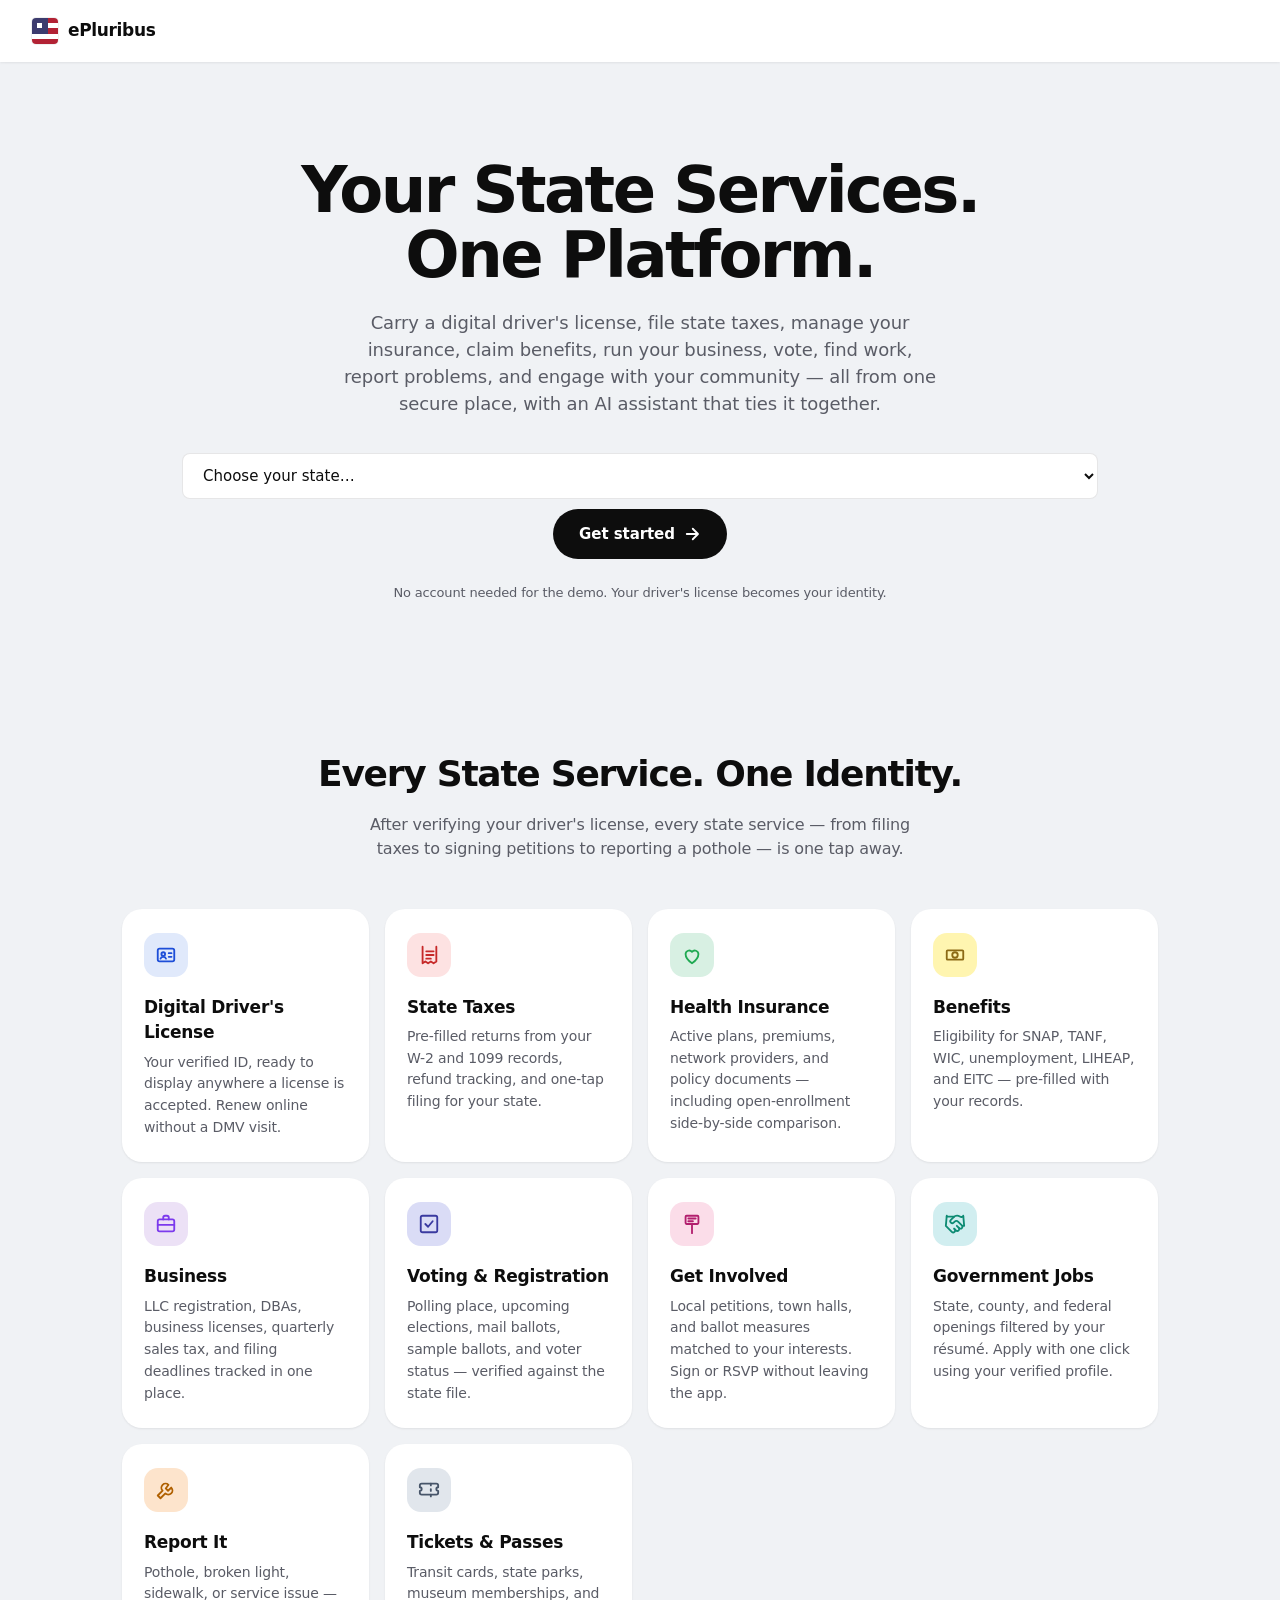
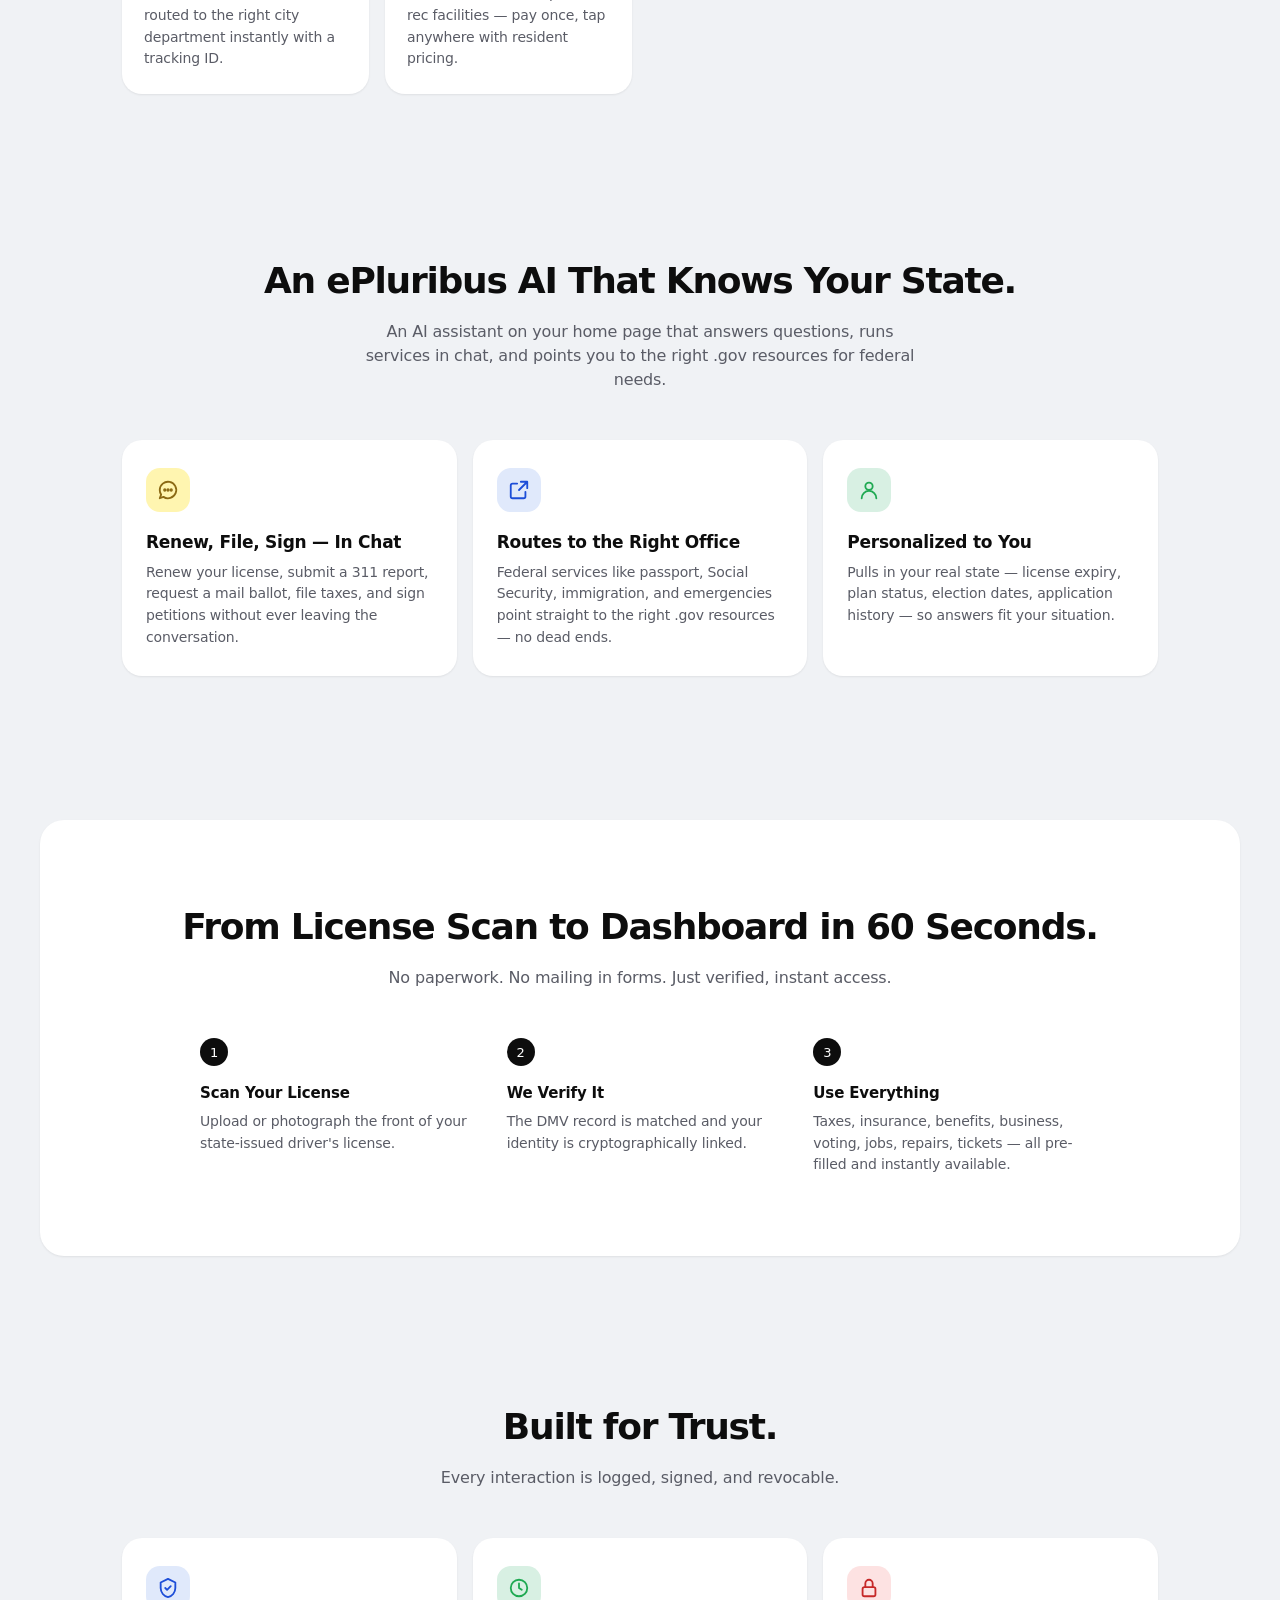
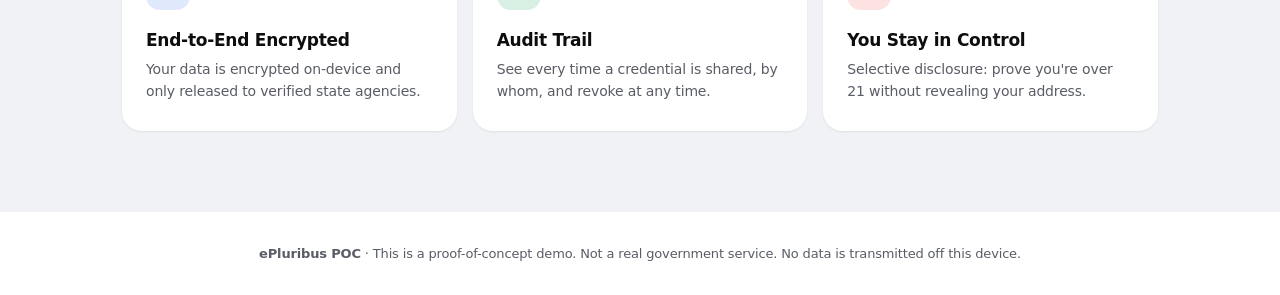
<file: jobs.html>
<!DOCTYPE html>
<html lang="en">
<head>
  <meta charset="UTF-8">
  <meta name="viewport" content="width=device-width, initial-scale=1.0">
  <title>Government jobs — ePluribus</title>
  <link rel="stylesheet" href="css/styles.css">
</head>
<body data-page="jobs">
  <div class="app">
    <div id="sidebar-mount"></div>
    <main class="main-content">
      <div class="disclaimer">
        ⓘ <strong>Demo data:</strong> Job postings, applications, and statuses shown are simulated.
      </div>

      <div class="page-header">
        <div class="page-title">
          <h1>Government Jobs</h1>
          <p id="jobsSub">State, county, and federal openings filtered by your résumé and location.</p>
        </div>
        <button class="btn btn-secondary" onclick="openProfileModal();">
          <svg width="16" height="16" viewBox="0 0 24 24" fill="none" stroke="currentColor" stroke-width="2" stroke-linecap="round" stroke-linejoin="round"><circle cx="12" cy="8" r="4"/><path d="M4 21a8 8 0 0 1 16 0"/></svg>
          Edit profile
        </button>
      </div>

      <div class="grid-4 mb-6">
        <div class="stat">
          <div class="stat-label">Roles matching your profile</div>
          <div class="stat-value">23</div>
          <div class="stat-trend up">↑ 4 new this week</div>
        </div>
        <div class="stat">
          <div class="stat-label">Active applications</div>
          <div class="stat-value">4</div>
          <div class="stat-trend">2 awaiting response</div>
        </div>
        <div class="stat">
          <div class="stat-label">Interviews scheduled</div>
          <div class="stat-value">1</div>
          <div class="stat-trend">May 12 · 10 AM</div>
        </div>
        <div class="stat">
          <div class="stat-label">Saved searches</div>
          <div class="stat-value">3</div>
          <div class="stat-trend">Daily email digest on</div>
        </div>
      </div>

      <div class="row-between mb-4">
        <h2 class="text-xl">Featured Openings</h2>
        <a class="card-link" href="#">View all 23</a>
      </div>
      <div class="grid-2 mb-6">
        <div class="card">
          <div class="row-between mb-2">
            <div class="card-title">Senior UX Designer</div>
            <span class="badge badge-info">Top match</span>
          </div>
          <p class="text-muted mb-4">Department of Technology · Lead user research and design across the citizen-facing service portal. Hybrid 2 days/week onsite.</p>
          <div class="grid-2" style="gap:12px;">
            <div class="info-field"><label>Salary</label><div class="value">$118k – $146k</div></div>
            <div class="info-field"><label>Type</label><div class="value">Full-time · Civil service</div></div>
            <div class="info-field"><label>Location</label><div class="value">Hybrid · Sacramento</div></div>
            <div class="info-field"><label>Posted</label><div class="value">3 days ago</div></div>
          </div>
          <div class="row mt-4" style="gap:8px;">
            <button class="btn btn-primary" onclick="openApplyModal('Senior UX Designer', 'Department of Technology', '$118k – $146k', 'Hybrid · Sacramento');">Apply with profile</button>
            <button class="btn btn-secondary" onclick="alert('Saved to your shortlist. (Demo)');">Save</button>
          </div>
        </div>

        <div class="card">
          <div class="row-between mb-2">
            <div class="card-title">Data Analyst II</div>
            <span class="badge badge-info">Strong match</span>
          </div>
          <p class="text-muted mb-4">Department of Public Health · Build dashboards and run analyses for the immunization program team.</p>
          <div class="grid-2" style="gap:12px;">
            <div class="info-field"><label>Salary</label><div class="value">$92k – $114k</div></div>
            <div class="info-field"><label>Type</label><div class="value">Full-time · Civil service</div></div>
            <div class="info-field"><label>Location</label><div class="value">Remote (in-state)</div></div>
            <div class="info-field"><label>Posted</label><div class="value">1 week ago</div></div>
          </div>
          <div class="row mt-4" style="gap:8px;">
            <button class="btn btn-primary" onclick="openApplyModal('Data Analyst II', 'Department of Public Health', '$92k – $114k', 'Remote (in-state)');">Apply with profile</button>
            <button class="btn btn-secondary" onclick="alert('Saved. (Demo)');">Save</button>
          </div>
        </div>

        <div class="card">
          <div class="row-between mb-2">
            <div class="card-title">Park Ranger I</div>
            <span class="badge badge-neutral">Open</span>
          </div>
          <p class="text-muted mb-4">State Parks · Visitor services, trail patrol, and resource education at Topanga State Park.</p>
          <div class="grid-2" style="gap:12px;">
            <div class="info-field"><label>Salary</label><div class="value">$58k – $72k</div></div>
            <div class="info-field"><label>Type</label><div class="value">Full-time · Seasonal eligible</div></div>
            <div class="info-field"><label>Location</label><div class="value">Topanga, CA</div></div>
            <div class="info-field"><label>Posted</label><div class="value">2 weeks ago</div></div>
          </div>
          <div class="row mt-4" style="gap:8px;">
            <button class="btn btn-secondary" onclick="alert('Application started. (Demo)');">Start application</button>
          </div>
        </div>

        <div class="card">
          <div class="row-between mb-2">
            <div class="card-title">Public Records Specialist</div>
            <span class="badge badge-neutral">Open</span>
          </div>
          <p class="text-muted mb-4">County Clerk's Office · Process, redact, and route public records requests under the Public Records Act.</p>
          <div class="grid-2" style="gap:12px;">
            <div class="info-field"><label>Salary</label><div class="value">$64k – $79k</div></div>
            <div class="info-field"><label>Type</label><div class="value">Full-time · Union</div></div>
            <div class="info-field"><label>Location</label><div class="value">Onsite · Los Angeles</div></div>
            <div class="info-field"><label>Posted</label><div class="value">5 days ago</div></div>
          </div>
          <div class="row mt-4" style="gap:8px;">
            <button class="btn btn-secondary" onclick="alert('Application started. (Demo)');">Start application</button>
          </div>
        </div>
      </div>

      <div class="card">
        <div class="card-header">
          <div class="card-title">Your Applications</div>
          <a class="card-link" href="#">View archive</a>
        </div>
        <table class="table">
          <thead><tr><th>Position</th><th>Department</th><th>Submitted</th><th>Status</th></tr></thead>
          <tbody>
            <tr>
              <td><strong>Civic Engagement Coordinator</strong></td>
              <td>Mayor's Office</td>
              <td>Apr 28</td>
              <td><span class="badge badge-info">Interview scheduled</span></td>
            </tr>
            <tr>
              <td><strong>UX Researcher</strong></td>
              <td>DMV</td>
              <td>Apr 14</td>
              <td><span class="badge badge-warning">Under review</span></td>
            </tr>
            <tr>
              <td><strong>Communications Analyst</strong></td>
              <td>Dept. of Health</td>
              <td>Apr 9</td>
              <td><span class="badge badge-warning">Under review</span></td>
            </tr>
            <tr>
              <td><strong>Junior Designer</strong></td>
              <td>State Parks</td>
              <td>Mar 22</td>
              <td><span class="badge badge-success">Offer extended</span></td>
            </tr>
            <tr>
              <td><strong>Senior Project Manager</strong></td>
              <td>Dept. of Transportation</td>
              <td>Mar 4</td>
              <td><span class="badge badge-neutral">Closed · not selected</span></td>
            </tr>
          </tbody>
        </table>
      </div>
    </main>
  </div>

  <!-- Profile modal -->
  <div class="modal-backdrop" id="profileModal" hidden onclick="if(event.target===this)closeProfileModal()">
    <div class="modal-pane" role="dialog" aria-modal="true" aria-labelledby="profileTitle">
      <button class="modal-close" type="button" onclick="closeProfileModal()" aria-label="Close">
        <svg width="18" height="18" viewBox="0 0 24 24" fill="none" stroke="currentColor" stroke-width="2" stroke-linecap="round" stroke-linejoin="round"><path d="M18 6 6 18M6 6l12 12"/></svg>
      </button>
      <div class="modal-header">
        <span class="badge badge-info">Verified profile</span>
        <h2 id="profileTitle" class="mt-2" style="font-size:24px;font-weight:600;letter-spacing:-0.02em;line-height:1.2;">Edit Your Hiring Profile</h2>
        <p class="text-muted mt-2" style="font-size:15px;line-height:1.5;">Pre-filled from your verified ePluribus identity. Updates apply to all future applications.</p>
      </div>
      <div class="modal-body">
        <div class="grid-2 mb-6">
          <div class="form-row">
            <label>Full name</label>
            <input type="text" id="profileName" placeholder="—">
          </div>
          <div class="form-row">
            <label>Phone</label>
            <input type="tel" id="profilePhone" placeholder="—">
          </div>
          <div class="form-row">
            <label>Email</label>
            <input type="email" id="profileEmail" placeholder="—">
          </div>
          <div class="form-row">
            <label>Address</label>
            <input type="text" id="profileAddress" placeholder="—">
          </div>
          <div class="form-row" style="grid-column:1 / -1;">
            <label>Professional summary</label>
            <textarea id="profileSummary" rows="3" placeholder="A few lines on what you do and what you're looking for."></textarea>
          </div>
          <div class="form-row">
            <label>Years of experience</label>
            <select id="profileYears">
              <option>0–2 years</option>
              <option selected>3–5 years</option>
              <option>6–10 years</option>
              <option>10+ years</option>
            </select>
          </div>
          <div class="form-row">
            <label>Work authorization</label>
            <select id="profileAuth">
              <option selected>U.S. citizen</option>
              <option>Permanent resident</option>
              <option>Visa sponsorship needed</option>
            </select>
          </div>
          <div class="form-row" style="grid-column:1 / -1;">
            <label>Top skills</label>
            <input type="text" id="profileSkills" placeholder="Comma-separated, e.g. SQL, Figma, public speaking">
          </div>
        </div>

        <div class="card" style="background:var(--surface-2);padding:14px;margin-bottom:12px;">
          <div class="row-between" style="align-items:center;">
            <div style="display:flex;align-items:center;gap:10px;">
              <svg width="20" height="20" viewBox="0 0 24 24" fill="none" stroke="currentColor" stroke-width="2" stroke-linecap="round" stroke-linejoin="round"><path d="M14 2H6a2 2 0 0 0-2 2v16a2 2 0 0 0 2 2h12a2 2 0 0 0 2-2V8z"/><path d="M14 2v6h6"/></svg>
              <div>
                <div style="font-weight:500;font-size:14px;" id="profileResume">resume.pdf</div>
                <div class="text-sm text-muted">Last updated 2 weeks ago</div>
              </div>
            </div>
            <button class="btn btn-ghost" type="button" onclick="alert('Résumé upload would open. (Demo)');" style="font-size:13px;">Replace</button>
          </div>
        </div>

        <div class="card" style="background:var(--surface-2);padding:14px;margin-bottom:20px;">
          <div class="row-between" style="align-items:center;">
            <div style="display:flex;align-items:center;gap:10px;">
              <svg width="20" height="20" viewBox="0 0 24 24" fill="none" stroke="currentColor" stroke-width="2" stroke-linecap="round" stroke-linejoin="round"><path d="M17 21v-2a4 4 0 0 0-4-4H5a4 4 0 0 0-4 4v2"/><circle cx="9" cy="7" r="4"/><path d="M23 21v-2a4 4 0 0 0-3-3.87"/><path d="M16 3.13a4 4 0 0 1 0 7.75"/></svg>
              <div>
                <div style="font-weight:500;font-size:14px;">3 references on file</div>
                <div class="text-sm text-muted">Mitchell, Park, Singh · contactable on request</div>
              </div>
            </div>
            <button class="btn btn-ghost" type="button" onclick="alert('Reference manager would open. (Demo)');" style="font-size:13px;">Manage</button>
          </div>
        </div>

        <div class="row-between mt-6">
          <span class="text-sm text-muted">Changes save to your verified profile.</span>
          <div style="display:flex;gap:8px;">
            <button class="btn btn-ghost" type="button" onclick="closeProfileModal()">Cancel</button>
            <button class="btn btn-primary" type="button" onclick="saveProfile()">Save changes</button>
          </div>
        </div>
      </div>
    </div>
  </div>

  <!-- Apply modal -->
  <div class="modal-backdrop" id="applyModal" hidden onclick="if(event.target===this)closeApplyModal()">
    <div class="modal-pane" role="dialog" aria-modal="true" aria-labelledby="applyTitle">
      <button class="modal-close" type="button" onclick="closeApplyModal()" aria-label="Close">
        <svg width="18" height="18" viewBox="0 0 24 24" fill="none" stroke="currentColor" stroke-width="2" stroke-linecap="round" stroke-linejoin="round"><path d="M18 6 6 18M6 6l12 12"/></svg>
      </button>
      <div class="modal-header">
        <span class="badge badge-info" id="applyDept">Department</span>
        <h2 id="applyTitle" class="mt-2" style="font-size:24px;font-weight:600;letter-spacing:-0.02em;line-height:1.2;">Apply</h2>
        <p class="text-muted mt-2" style="font-size:15px;line-height:1.5;" id="applySub">Pre-filled from your verified ePluribus profile. Review, add a cover letter, and submit.</p>
      </div>
      <div class="modal-body">
        <div class="grid-2 mb-6" style="gap:12px;">
          <div class="info-field"><label>Position</label><div class="value" id="applyPosition">—</div></div>
          <div class="info-field"><label>Salary range</label><div class="value" id="applySalary">—</div></div>
          <div class="info-field"><label>Location</label><div class="value" id="applyLocation">—</div></div>
          <div class="info-field"><label>Applying as</label><div class="value" id="applyName">—</div></div>
        </div>

        <div class="card" style="background:var(--surface-2);padding:14px;margin-bottom:20px;">
          <div class="row-between" style="align-items:center;">
            <div style="display:flex;align-items:center;gap:10px;">
              <svg width="20" height="20" viewBox="0 0 24 24" fill="none" stroke="currentColor" stroke-width="2" stroke-linecap="round" stroke-linejoin="round"><path d="M14 2H6a2 2 0 0 0-2 2v16a2 2 0 0 0 2 2h12a2 2 0 0 0 2-2V8z"/><path d="M14 2v6h6"/></svg>
              <div>
                <div style="font-weight:500;font-size:14px;" id="applyResume">resume.pdf</div>
                <div class="text-sm text-muted">Last updated 2 weeks ago · attached automatically</div>
              </div>
            </div>
            <button class="btn btn-ghost" type="button" onclick="alert('Résumé manager would open. (Demo)');" style="font-size:13px;">Replace</button>
          </div>
        </div>

        <div class="form-row">
          <label>Cover letter</label>
          <textarea id="applyCover" rows="5" placeholder="Why this role, why now. Two or three short paragraphs is plenty."></textarea>
        </div>

        <div class="form-row" style="margin-top:14px;">
          <label style="display:flex;align-items:center;gap:8px;cursor:pointer;font-weight:400;">
            <input type="checkbox" id="applyRefs" checked style="width:auto;">
            <span>Include references from my profile (3 attached)</span>
          </label>
        </div>

        <div class="row-between mt-6">
          <span class="text-sm text-muted">You'll receive a confirmation by text within minutes.</span>
          <div style="display:flex;gap:8px;">
            <button class="btn btn-ghost" type="button" onclick="closeApplyModal()">Cancel</button>
            <button class="btn btn-primary" type="button" onclick="submitApply()">Submit application</button>
          </div>
        </div>
      </div>
    </div>
  </div>

  <script src="js/app.js"></script>
  <script>
    const u = getCitizen();
    if (u) {
      document.getElementById('jobsSub').textContent =
        `${u.stateName} state, county, and federal openings filtered by your résumé and location.`;
    }

    function openApplyModal(title, dept, salary, location) {
      document.getElementById('applyTitle').textContent = title;
      document.getElementById('applyDept').textContent = dept;
      document.getElementById('applyPosition').textContent = title;
      document.getElementById('applySalary').textContent = salary || '—';
      document.getElementById('applyLocation').textContent = location || '—';
      const cu = getCitizen();
      const fullName = cu ? `${cu.firstName} ${cu.lastName}` : 'Your profile';
      document.getElementById('applyName').textContent = fullName;
      document.getElementById('applyResume').textContent =
        `${(cu ? cu.firstName.toLowerCase() + '-' + cu.lastName.toLowerCase() : 'resume')}-resume.pdf`;
      document.getElementById('applyCover').value = '';
      document.getElementById('applyModal').hidden = false;
      document.body.style.overflow = 'hidden';
      setTimeout(() => document.getElementById('applyCover').focus(), 50);
    }

    function closeApplyModal() {
      document.getElementById('applyModal').hidden = true;
      document.body.style.overflow = '';
    }

    function submitApply() {
      const title = document.getElementById('applyTitle').textContent;
      alert(`Application submitted for ${title}. You'll get a confirmation text shortly. (Demo)`);
      closeApplyModal();
    }

    function openProfileModal() {
      const cu = getCitizen();
      const fullName = cu ? `${cu.firstName} ${cu.lastName}` : '';
      const slug = cu ? `${cu.firstName.toLowerCase()}-${cu.lastName.toLowerCase()}` : 'resume';
      const phone = cu ? `(${cu.state === 'CA' ? '310' : '202'}) 555-${String(1000 + ((cu.firstName.length * 37 + cu.lastName.length * 17) % 9000)).padStart(4,'0')}` : '';
      const email = cu ? `${cu.firstName.toLowerCase()}.${cu.lastName.toLowerCase()}@mail.com` : '';
      const address = cu ? `${cu.address}, ${cu.city}, ${cu.state}` : '';
      document.getElementById('profileName').value = fullName;
      document.getElementById('profilePhone').value = phone;
      document.getElementById('profileEmail').value = email;
      document.getElementById('profileAddress').value = address;
      document.getElementById('profileSummary').value =
        'Experienced public-sector professional focused on citizen-facing service design and program delivery. Open to hybrid or remote roles in policy, research, or operations.';
      document.getElementById('profileSkills').value = 'Stakeholder facilitation, SQL, plain-language writing, civic tech, accessibility';
      document.getElementById('profileResume').textContent = `${slug}-resume.pdf`;
      document.getElementById('profileModal').hidden = false;
      document.body.style.overflow = 'hidden';
      setTimeout(() => document.getElementById('profileSummary').focus(), 50);
    }

    function closeProfileModal() {
      document.getElementById('profileModal').hidden = true;
      document.body.style.overflow = '';
    }

    function saveProfile() {
      alert('Profile saved. Future applications will use these details. (Demo)');
      closeProfileModal();
    }

    document.addEventListener('keydown', e => {
      if (e.key === 'Escape') {
        const apply = document.getElementById('applyModal');
        if (apply && !apply.hidden) { closeApplyModal(); return; }
        const profile = document.getElementById('profileModal');
        if (profile && !profile.hidden) closeProfileModal();
      }
    });
  </script>
</body>
</html>
</file>
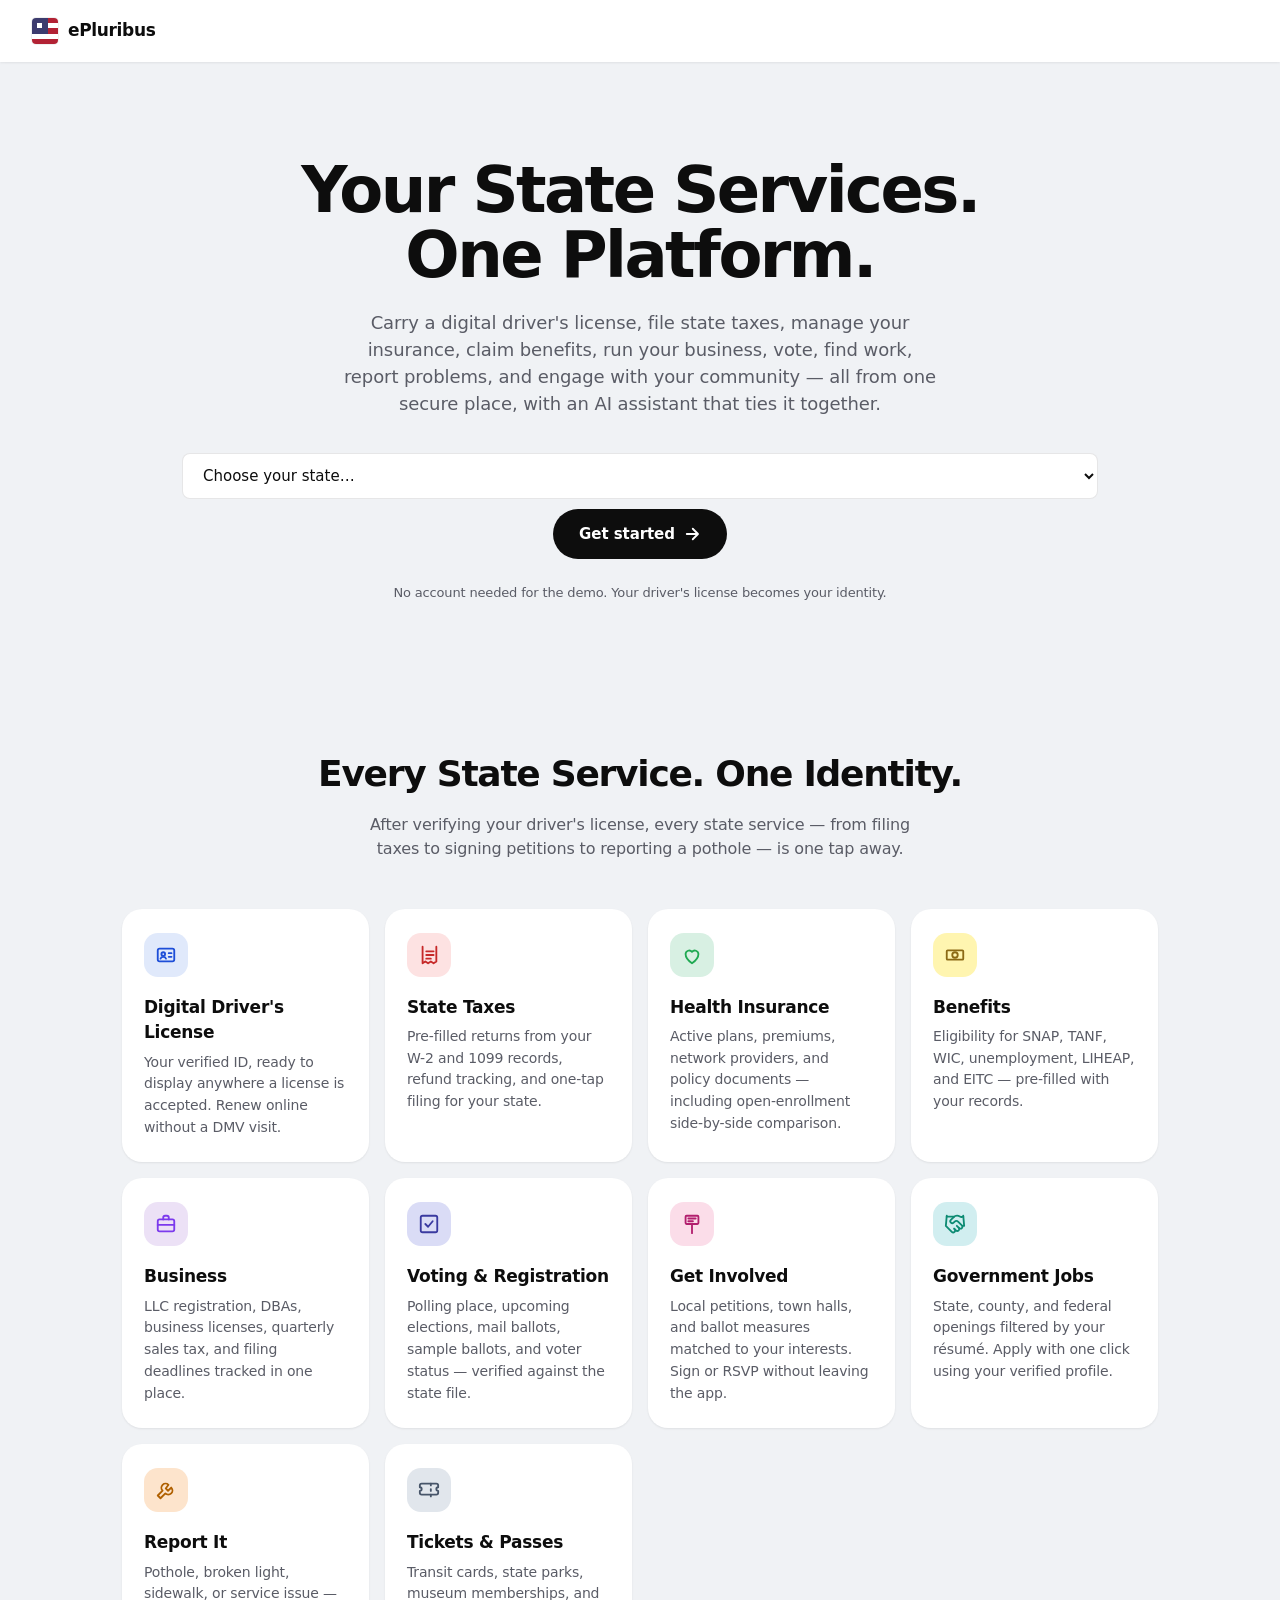
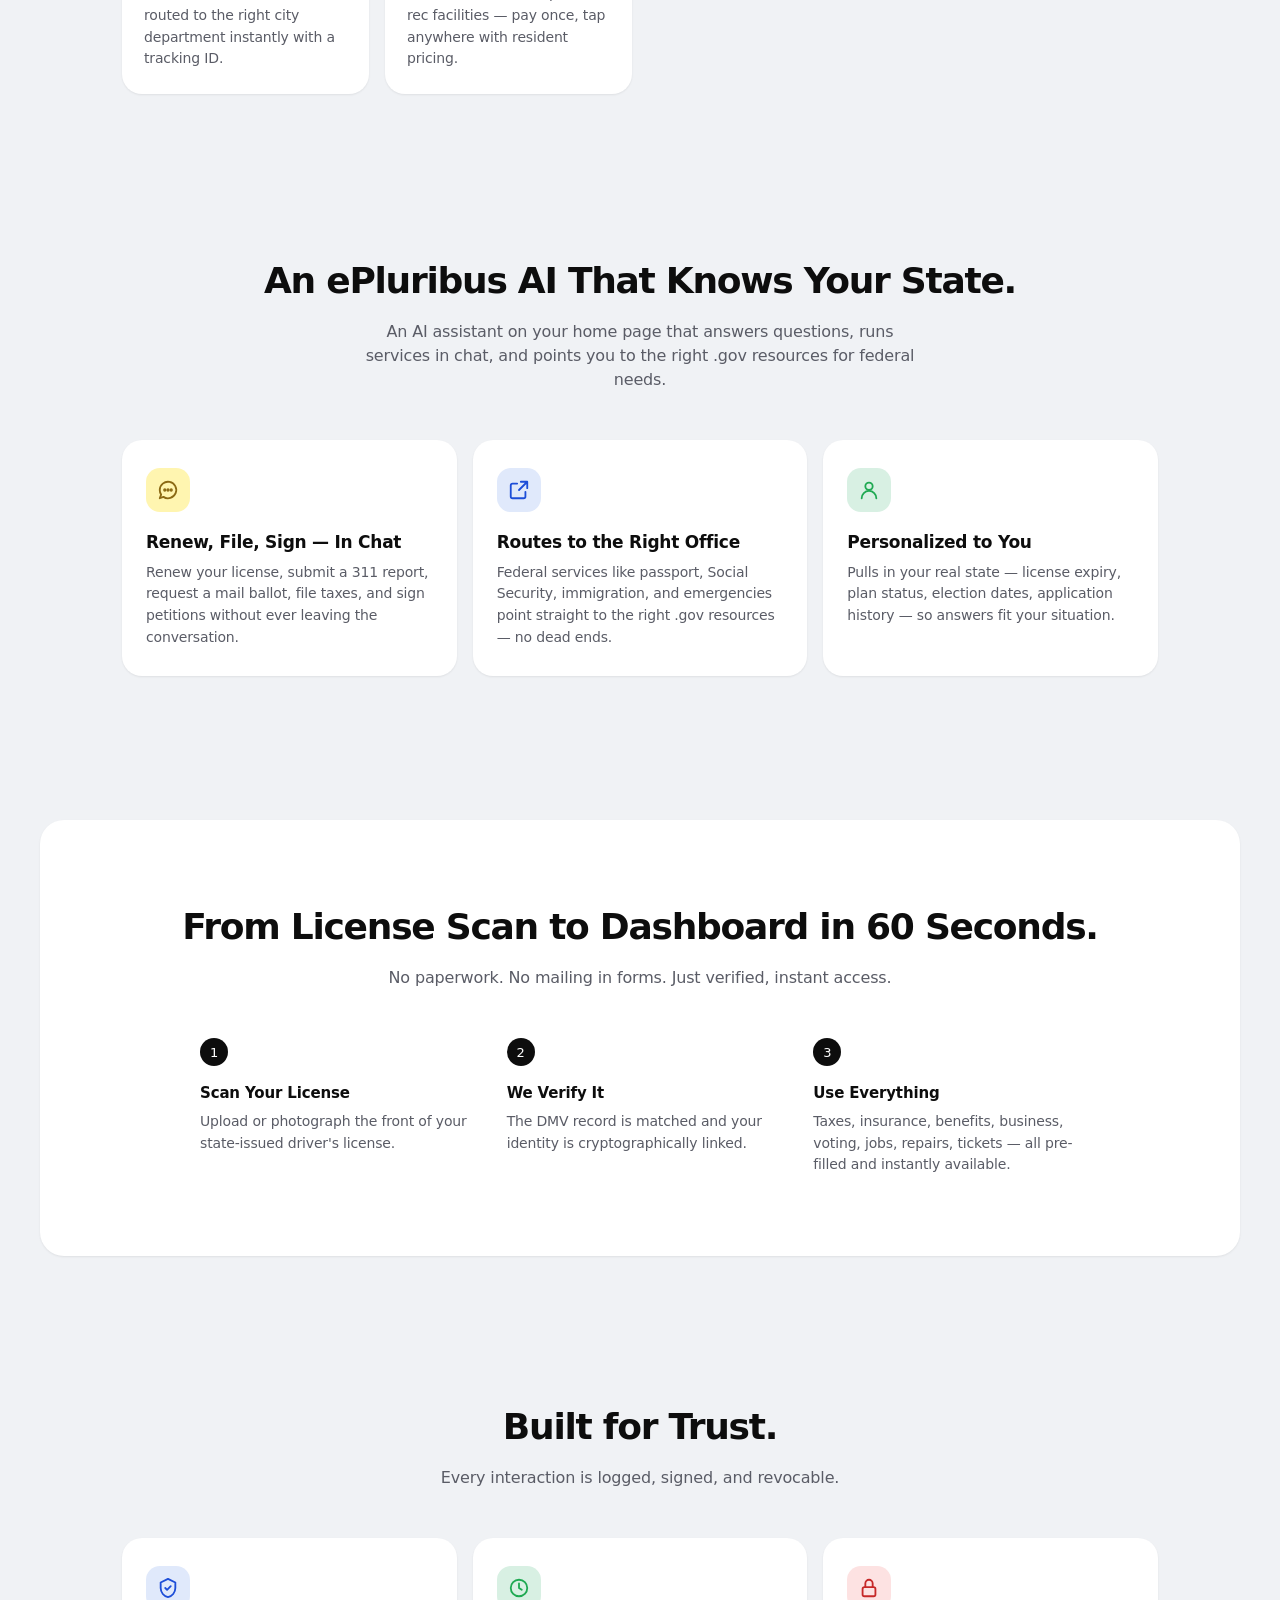
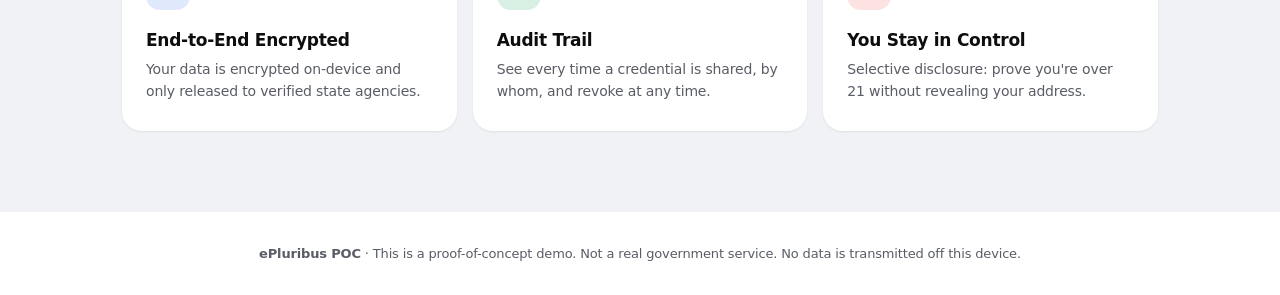
<file: license.html>
<!DOCTYPE html>
<html lang="en">
<head>
  <meta charset="UTF-8">
  <meta name="viewport" content="width=device-width, initial-scale=1.0">
  <title>Digital Wallet — ePluribus</title>
  <link rel="stylesheet" href="css/styles.css">
</head>
<body data-page="license">
  <div class="app">
    <div id="sidebar-mount"></div>
    <main class="main-content">
      <div class="page-header">
        <div class="page-title">
          <h1>Digital Wallet</h1>
          <p>Your IDs, licenses, registrations, and credentials — all in one place. Tap a tab to switch.</p>
        </div>
      </div>

      <div class="doc-tabs" role="tablist">
        <button class="doc-tab active" type="button" data-doc="license" onclick="switchDoc('license')" role="tab" aria-selected="true">
          <svg width="16" height="16" viewBox="0 0 24 24" fill="none" stroke="currentColor" stroke-width="2" stroke-linecap="round" stroke-linejoin="round"><rect x="3" y="5" width="18" height="14" rx="2"/><circle cx="9" cy="11" r="2"/><path d="M15 10h3M15 14h3M6 16c.5-1.5 2-2 3-2s2.5.5 3 2"/></svg>
          <span>Driver's License</span>
        </button>
        <button class="doc-tab" type="button" data-doc="passport" onclick="switchDoc('passport')" role="tab" aria-selected="false">
          <svg width="16" height="16" viewBox="0 0 24 24" fill="none" stroke="currentColor" stroke-width="2" stroke-linecap="round" stroke-linejoin="round"><rect x="5" y="3" width="14" height="18" rx="1"/><circle cx="12" cy="11" r="3"/><path d="M8 17h8"/></svg>
          <span>Passport</span>
        </button>
        <button class="doc-tab" type="button" data-doc="hunting" onclick="switchDoc('hunting')" role="tab" aria-selected="false">
          <svg width="16" height="16" viewBox="0 0 24 24" fill="none" stroke="currentColor" stroke-width="2" stroke-linecap="round" stroke-linejoin="round"><path d="M12 2L7 9h2L5 15h2.5L3 21h18l-4.5-6H19l-4-6h2zm-1 17h2v3h-2z"/></svg>
          <span>Hunting</span>
        </button>
        <button class="doc-tab" type="button" data-doc="vehicle" onclick="switchDoc('vehicle')" role="tab" aria-selected="false">
          <svg width="16" height="16" viewBox="0 0 24 24" fill="none" stroke="currentColor" stroke-width="2" stroke-linecap="round" stroke-linejoin="round"><path d="M3 13l2-6h14l2 6M3 13v6h2v-2h14v2h2v-6M3 13h18"/><circle cx="7" cy="16" r="1"/><circle cx="17" cy="16" r="1"/></svg>
          <span>Vehicle Reg</span>
        </button>
        <button class="doc-tab" type="button" data-doc="birth" onclick="switchDoc('birth')" role="tab" aria-selected="false">
          <svg width="16" height="16" viewBox="0 0 24 24" fill="none" stroke="currentColor" stroke-width="2" stroke-linecap="round" stroke-linejoin="round"><path d="M4 5c0-1 1-2 2-2h12c1 0 2 1 2 2v14c0 1-1 2-2 2H6c-1 0-2-1-2-2z"/><path d="M8 8h8M8 12h8M8 16h5"/></svg>
          <span>Birth Cert</span>
        </button>
        <button class="doc-tab" type="button" data-doc="health" onclick="switchDoc('health')" role="tab" aria-selected="false">
          <svg width="16" height="16" viewBox="0 0 24 24" fill="none" stroke="currentColor" stroke-width="2" stroke-linecap="round" stroke-linejoin="round"><rect x="3" y="6" width="18" height="12" rx="2"/><path d="M3 11h18M7 15h3"/></svg>
          <span>Health Card</span>
        </button>
      </div>

      <!-- ============ DRIVER'S LICENSE ============ -->
      <div class="doc-panel active" data-doc="license">
        <div class="grid-2">
          <div>
            <div class="license-wrap">
             <div class="license-flip" id="licenseFlip">
              <div class="license-flip-inner">
              <div class="license-card license-front" id="licenseCard">
                <div class="license-glyph" id="licGlyph" aria-hidden="true"></div>
                <div class="license-scrim" aria-hidden="true"></div>
                <div class="license-state" id="licState">CALIFORNIA</div>
                <div class="license-type">Driver's License · Class C</div>
                <div class="license-portrait" id="licPortrait">SM</div>
                <div class="license-fields">
                  <div class="license-name" id="licName">SARAH K. MITCHELL</div>
                  <div class="license-address" id="licAddress">—</div>
                  <div class="license-num-line">
                    <span>License No.</span>
                    <strong id="licNum">—</strong>
                  </div>
                </div>
                <div class="license-meta">
                  <div><span>Date of Birth</span><strong id="licDob">—</strong></div>
                  <div><span>Expires</span><strong id="licExp">—</strong></div>
                  <div><span>Sex</span><strong id="licSex">—</strong></div>
                  <div><span>Height</span><strong id="licHeight">—</strong></div>
                  <div><span>Weight</span><strong id="licWeight">—</strong></div>
                  <div><span>Eyes</span><strong id="licEyes">—</strong></div>
                  <div><span>Hair</span><strong id="licHair">—</strong></div>
                </div>
                <div class="license-shine" aria-hidden="true"></div>
              </div>

              <div class="license-card license-back" aria-hidden="true">
                <div class="license-back-content">
                  <div class="license-back-state" id="licBackState">CALIFORNIA</div>
                  <div class="license-back-label">Driver's License</div>
                  <div class="license-qr-large" id="licQrLarge"></div>
                </div>
              </div>
              </div>
             </div>
              <div class="license-actions">
                <button class="btn btn-primary" id="licQrBtn" onclick="toggleQR()">
                  <svg width="16" height="16" viewBox="0 0 24 24" fill="none" stroke="currentColor" stroke-width="2" stroke-linecap="round" stroke-linejoin="round"><rect x="3" y="3" width="7" height="7"/><rect x="14" y="3" width="7" height="7"/><rect x="3" y="14" width="7" height="7"/><path d="M14 14h3v3M21 14v3M17 17v4h4"/></svg>
                  Show QR for verification
                </button>
                <button class="btn btn-secondary" onclick="alert('Selective disclosure: prove an attribute (e.g. age over 21) without revealing the rest of your license. (Demo)');">
                  <svg width="16" height="16" viewBox="0 0 24 24" fill="none" stroke="currentColor" stroke-width="2" stroke-linecap="round" stroke-linejoin="round"><path d="M2 12s3.5-7 10-7 10 7 10 7-3.5 7-10 7S2 12 2 12z"/><circle cx="12" cy="12" r="3"/></svg>
                  Selective share
                </button>
              </div>
            </div>
          </div>

          <div class="card">
            <div class="card-header">
              <div class="card-title">Credential Details</div>
              <span class="badge badge-success"><span class="dot"></span>Verified</span>
            </div>
            <div class="scanned-info" id="details"></div>
          </div>
        </div>
      </div>

      <!-- ============ PASSPORT ============ -->
      <div class="doc-panel" data-doc="passport" hidden>
        <div class="grid-2">
          <div>
           <div class="doc-flip" id="docFlipPassport">
            <div class="doc-flip-inner">
            <div class="doc-card passport-card doc-front">
              <div class="passport-watermark"></div>
              <svg class="passport-flag" viewBox="0 0 38 20" xmlns="http://www.w3.org/2000/svg" aria-label="US flag">
                <rect width="38" height="20" fill="#ffffff"/>
                <g fill="#c8102e">
                  <rect y="0"    width="38" height="1.54"/>
                  <rect y="3.08" width="38" height="1.54"/>
                  <rect y="6.15" width="38" height="1.54"/>
                  <rect y="9.23" width="38" height="1.54"/>
                  <rect y="12.31" width="38" height="1.54"/>
                  <rect y="15.38" width="38" height="1.54"/>
                  <rect y="18.46" width="38" height="1.54"/>
                </g>
                <rect width="15.2" height="10.77" fill="#0b3d91"/>
                <g fill="#ffffff">
                  <circle cx="2.5"  cy="1.8" r="0.55"/>
                  <circle cx="5.0"  cy="1.8" r="0.55"/>
                  <circle cx="7.5"  cy="1.8" r="0.55"/>
                  <circle cx="10.0" cy="1.8" r="0.55"/>
                  <circle cx="12.5" cy="1.8" r="0.55"/>
                  <circle cx="3.75" cy="3.6" r="0.55"/>
                  <circle cx="6.25" cy="3.6" r="0.55"/>
                  <circle cx="8.75" cy="3.6" r="0.55"/>
                  <circle cx="11.25" cy="3.6" r="0.55"/>
                  <circle cx="2.5"  cy="5.4" r="0.55"/>
                  <circle cx="5.0"  cy="5.4" r="0.55"/>
                  <circle cx="7.5"  cy="5.4" r="0.55"/>
                  <circle cx="10.0" cy="5.4" r="0.55"/>
                  <circle cx="12.5" cy="5.4" r="0.55"/>
                  <circle cx="3.75" cy="7.2" r="0.55"/>
                  <circle cx="6.25" cy="7.2" r="0.55"/>
                  <circle cx="8.75" cy="7.2" r="0.55"/>
                  <circle cx="11.25" cy="7.2" r="0.55"/>
                  <circle cx="2.5"  cy="9.0" r="0.55"/>
                  <circle cx="5.0"  cy="9.0" r="0.55"/>
                  <circle cx="7.5"  cy="9.0" r="0.55"/>
                  <circle cx="10.0" cy="9.0" r="0.55"/>
                  <circle cx="12.5" cy="9.0" r="0.55"/>
                </g>
              </svg>
              <div class="passport-header">
                <div class="passport-country">UNITED STATES OF AMERICA</div>
                <div class="passport-type">Passport · Passeport · Pasaporte</div>
              </div>
              <div class="passport-photo" id="passPhoto">SM</div>
              <div class="passport-fields">
                <div class="passport-meta">
                  <div><span>Type</span><strong>P</strong></div>
                  <div><span>Country</span><strong>USA</strong></div>
                  <div><span>Passport No.</span><strong id="passNum">P12345678</strong></div>
                  <div><span>Surname</span><strong id="passSurname">MITCHELL</strong></div>
                  <div><span>Given names</span><strong id="passGiven">SARAH KATHLEEN</strong></div>
                  <div><span>Nationality</span><strong>UNITED STATES</strong></div>
                  <div><span>DOB</span><strong id="passDob">14 MAR 1991</strong></div>
                  <div><span>Sex</span><strong id="passSex">F</strong></div>
                  <div><span>Place of birth</span><strong id="passPob">CALIFORNIA, USA</strong></div>
                  <div><span>Expiry</span><strong id="passExp">04 MAY 2030</strong></div>
                </div>
              </div>
              <div class="passport-mrz" id="passMrz">P&lt;USAMITCHELL&lt;&lt;SARAH&lt;KATHLEEN&lt;&lt;&lt;&lt;&lt;&lt;&lt;&lt;&lt;&lt;&lt;&lt;</div>
              <div class="doc-shine" aria-hidden="true"></div>
            </div>
            <div class="doc-card doc-back passport-back" aria-hidden="true">
              <div class="doc-back-content">
                <div class="doc-back-state">UNITED STATES</div>
                <div class="doc-back-label">Passport</div>
                <div class="doc-qr-large" id="passQrLarge"></div>
              </div>
            </div>
            </div>
           </div>
            <div class="license-actions">
              <button class="btn btn-primary" id="passQrBtn" onclick="toggleDocFlip('passport', this)">
                <svg width="16" height="16" viewBox="0 0 24 24" fill="none" stroke="currentColor" stroke-width="2" stroke-linecap="round" stroke-linejoin="round"><rect x="3" y="3" width="7" height="7"/><rect x="14" y="3" width="7" height="7"/><rect x="3" y="14" width="7" height="7"/><path d="M14 14h3v3M21 14v3M17 17v4h4"/></svg>
                Show QR for verification
              </button>
              <button class="btn btn-secondary" onclick="alert('Mobile passport check-in initiated. (Demo)');">
                <svg width="16" height="16" viewBox="0 0 24 24" fill="none" stroke="currentColor" stroke-width="2" stroke-linecap="round" stroke-linejoin="round"><path d="M5 12h14M13 5l7 7-7 7"/></svg>
                Mobile check-in
              </button>
            </div>
          </div>

          <div class="card">
            <div class="card-header">
              <div class="card-title">Credential Details</div>
              <span class="badge badge-success"><span class="dot"></span>Verified</span>
            </div>
            <div class="scanned-info">
              <div class="info-field full"><label>Issuing Authority</label><div class="value">U.S. Department of State</div></div>
              <div class="info-field"><label>Type</label><div class="value">P · Regular tourist</div></div>
              <div class="info-field"><label>Endorsements</label><div class="value">None</div></div>
              <div class="info-field"><label>Date of Issue</label><div class="value">May 5, 2020</div></div>
              <div class="info-field"><label>Date of Expiry</label><div class="value">May 4, 2030</div></div>
              <div class="info-field"><label>Pages</label><div class="value">52 (visa pages)</div></div>
              <div class="info-field"><label>RFID Chip</label><div class="value">Active · ICAO 9303</div></div>
              <div class="info-field full"><label>Authorized Travel</label><div class="value">All countries except OFAC-restricted</div></div>
            </div>
          </div>
        </div>
      </div>

      <!-- ============ HUNTING LICENSE ============ -->
      <div class="doc-panel" data-doc="hunting" hidden>
        <div class="grid-2">
          <div>
           <div class="doc-flip" id="docFlipHunting">
            <div class="doc-flip-inner">
            <div class="doc-card hunting-card doc-front">
              <div class="hunting-watermark"></div>
              <div class="hunting-header">
                <div class="hunting-state" id="huntState">STATE OF CALIFORNIA</div>
                <div class="hunting-dept">Department of Fish &amp; Wildlife</div>
              </div>
              <div class="hunting-title">HUNTING LICENSE</div>
              <div class="hunting-name" id="huntName">SARAH K. MITCHELL</div>
              <div class="hunting-fields">
                <div><span>License #</span><strong id="huntNum">HUNT-CA-447821</strong></div>
                <div><span>License Year</span><strong>2026 – 2027</strong></div>
                <div><span>Resident</span><strong>YES</strong></div>
                <div><span>Hunter Ed</span><strong>VERIFIED</strong></div>
              </div>
              <div class="hunting-tags">
                <span class="hunting-tag">Deer Tag A1</span>
                <span class="hunting-tag">Waterfowl</span>
                <span class="hunting-tag">Upland Game</span>
              </div>
              <div class="doc-shine" aria-hidden="true"></div>
            </div>
            <div class="doc-card doc-back hunting-back" aria-hidden="true">
              <div class="doc-back-content">
                <div class="doc-back-state" id="huntBackState">CALIFORNIA</div>
                <div class="doc-back-label">Hunting License</div>
                <div class="doc-qr-large" id="huntQrLarge"></div>
              </div>
            </div>
            </div>
           </div>
            <div class="license-actions">
              <button class="btn btn-primary" id="huntQrBtn" onclick="toggleDocFlip('hunting', this)">
                <svg width="16" height="16" viewBox="0 0 24 24" fill="none" stroke="currentColor" stroke-width="2" stroke-linecap="round" stroke-linejoin="round"><rect x="3" y="3" width="7" height="7"/><rect x="14" y="3" width="7" height="7"/><rect x="3" y="14" width="7" height="7"/><path d="M14 14h3v3M21 14v3M17 17v4h4"/></svg>
                Show QR for verification
              </button>
              <button class="btn btn-secondary" onclick="alert('Tag inventory and harvest log. (Demo)');">
                <svg width="16" height="16" viewBox="0 0 24 24" fill="none" stroke="currentColor" stroke-width="2" stroke-linecap="round" stroke-linejoin="round"><path d="M9 11l3 3L22 4"/><path d="M21 12v7a2 2 0 0 1-2 2H5a2 2 0 0 1-2-2V5a2 2 0 0 1 2-2h11"/></svg>
                Log harvest
              </button>
            </div>
          </div>

          <div class="card">
            <div class="card-header">
              <div class="card-title">Credential Details</div>
              <span class="badge badge-success"><span class="dot"></span>Active</span>
            </div>
            <div class="scanned-info">
              <div class="info-field full"><label>Issuing Authority</label><div class="value" id="huntAuthority">California Department of Fish &amp; Wildlife</div></div>
              <div class="info-field"><label>License Year</label><div class="value">Jul 1, 2026 – Jun 30, 2027</div></div>
              <div class="info-field"><label>Resident Status</label><div class="value">In-state resident</div></div>
              <div class="info-field"><label>Hunter Education</label><div class="value">Cert #HE-22041</div></div>
              <div class="info-field"><label>Tags Issued</label><div class="value">3 (deer, waterfowl, upland)</div></div>
              <div class="info-field"><label>Tags Used</label><div class="value">0 of 3</div></div>
              <div class="info-field"><label>Bag Limits</label><div class="value">Per zone &amp; season</div></div>
              <div class="info-field"><label>Public Lands Access</label><div class="value">All state WMAs</div></div>
              <div class="info-field full"><label>Restrictions</label><div class="value">No mountain lion · No bighorn sheep without separate tag</div></div>
            </div>
          </div>
        </div>
      </div>

      <!-- ============ VEHICLE REGISTRATION ============ -->
      <div class="doc-panel" data-doc="vehicle" hidden>
        <div class="grid-2">
          <div>
           <div class="doc-flip" id="docFlipVehicle">
            <div class="doc-flip-inner">
            <div class="doc-card vehicle-card doc-front">
              <div class="vehicle-stamp">REGISTERED</div>
              <div class="vehicle-header">
                <div class="vehicle-state" id="vehState">STATE OF CALIFORNIA</div>
                <div class="vehicle-dept">Department of Motor Vehicles</div>
              </div>
              <div class="vehicle-title">Vehicle Registration</div>
              <div class="vehicle-plate-row">
                <div class="vehicle-plate">9KZA204</div>
                <div class="vehicle-year">2027</div>
              </div>
              <div class="vehicle-fields">
                <div><span>VIN</span><strong>1FTFW1ET7DKD12345</strong></div>
                <div><span>Year / Make</span><strong>2021 Honda</strong></div>
                <div><span>Model / Body</span><strong>CR-V SUV</strong></div>
                <div><span>Color</span><strong>Silver</strong></div>
                <div><span>Owner</span><strong id="vehOwner">SARAH K. MITCHELL</strong></div>
                <div><span>Expires</span><strong>Apr 30, 2027</strong></div>
              </div>
              <div class="doc-shine" aria-hidden="true"></div>
            </div>
            <div class="doc-card doc-back vehicle-back" aria-hidden="true">
              <div class="doc-back-content">
                <div class="doc-back-state" id="vehBackState">CALIFORNIA</div>
                <div class="doc-back-label">Vehicle Registration</div>
                <div class="doc-qr-large" id="vehQrLarge"></div>
              </div>
            </div>
            </div>
           </div>
            <div class="license-actions">
              <button class="btn btn-primary" id="vehQrBtn" onclick="toggleDocFlip('vehicle', this)">
                <svg width="16" height="16" viewBox="0 0 24 24" fill="none" stroke="currentColor" stroke-width="2" stroke-linecap="round" stroke-linejoin="round"><rect x="3" y="3" width="7" height="7"/><rect x="14" y="3" width="7" height="7"/><rect x="3" y="14" width="7" height="7"/><path d="M14 14h3v3M21 14v3M17 17v4h4"/></svg>
                Show QR for verification
              </button>
              <button class="btn btn-secondary" onclick="alert('Renewal flow opens. (Demo)');">
                <svg width="16" height="16" viewBox="0 0 24 24" fill="none" stroke="currentColor" stroke-width="2" stroke-linecap="round" stroke-linejoin="round"><path d="M3 12a9 9 0 0 1 15-6.7L21 8"/><path d="M21 3v5h-5"/><path d="M21 12a9 9 0 0 1-15 6.7L3 16"/><path d="M3 21v-5h5"/></svg>
                Renew online
              </button>
            </div>
          </div>

          <div class="card">
            <div class="card-header">
              <div class="card-title">Credential Details</div>
              <span class="badge badge-success"><span class="dot"></span>Current</span>
            </div>
            <div class="scanned-info">
              <div class="info-field full"><label>Registered Owner</label><div class="value" id="vehDetailOwner">Sarah K. Mitchell</div></div>
              <div class="info-field full"><label>Owner Address</label><div class="value" id="vehAddr">—</div></div>
              <div class="info-field"><label>Plate Number</label><div class="value">9KZA204</div></div>
              <div class="info-field"><label>VIN</label><div class="value">1FTFW1ET7DKD12345</div></div>
              <div class="info-field"><label>Year / Make / Model</label><div class="value">2021 Honda CR-V</div></div>
              <div class="info-field"><label>Body Style</label><div class="value">Sport Utility</div></div>
              <div class="info-field"><label>Fuel</label><div class="value">Gasoline · 28 MPG</div></div>
              <div class="info-field"><label>Registration Class</label><div class="value">Passenger</div></div>
              <div class="info-field"><label>Smog Inspection</label><div class="value">Mar 2026 · Pass</div></div>
              <div class="info-field"><label>Expires</label><div class="value">Apr 30, 2027</div></div>
            </div>
          </div>
        </div>
      </div>

      <!-- ============ BIRTH CERTIFICATE ============ -->
      <div class="doc-panel" data-doc="birth" hidden>
        <div class="grid-2">
          <div>
           <div class="doc-flip" id="docFlipBirth">
            <div class="doc-flip-inner">
            <div class="doc-card birth-card doc-front">
              <div class="birth-corner birth-corner-tl"></div>
              <div class="birth-corner birth-corner-tr"></div>
              <div class="birth-corner birth-corner-bl"></div>
              <div class="birth-corner birth-corner-br"></div>
              <div class="birth-header">
                <div class="birth-state" id="birthState">STATE OF CALIFORNIA</div>
                <div class="birth-dept">Vital Records · County of Los Angeles</div>
              </div>
              <div class="birth-title">Certificate of Live Birth</div>
              <div class="birth-name" id="birthName">Sarah Kathleen Mitchell</div>
              <div class="birth-fields">
                <div><span>Date of Birth</span><strong id="birthDob">March 14, 1991</strong></div>
                <div><span>Place of Birth</span><strong id="birthPob">Los Angeles, California</strong></div>
                <div><span>Sex</span><strong id="birthSex">Female</strong></div>
                <div><span>Mother</span><strong>Jane Catherine Mitchell</strong></div>
                <div><span>Father</span><strong>Robert James Mitchell</strong></div>
                <div><span>Certificate #</span><strong id="birthCert">BC-CA-19910314-4477</strong></div>
              </div>
              <div class="birth-seal" aria-hidden="true">
                <span>OFFICIAL<br>SEAL</span>
              </div>
              <div class="doc-shine" aria-hidden="true"></div>
            </div>
            <div class="doc-card doc-back birth-back" aria-hidden="true">
              <div class="doc-back-content">
                <div class="doc-back-state" id="birthBackState">CALIFORNIA</div>
                <div class="doc-back-label">Birth Certificate</div>
                <div class="doc-qr-large" id="birthQrLarge"></div>
              </div>
            </div>
            </div>
           </div>
            <div class="license-actions">
              <button class="btn btn-primary" id="birthQrBtn" onclick="toggleDocFlip('birth', this)">
                <svg width="16" height="16" viewBox="0 0 24 24" fill="none" stroke="currentColor" stroke-width="2" stroke-linecap="round" stroke-linejoin="round"><rect x="3" y="3" width="7" height="7"/><rect x="14" y="3" width="7" height="7"/><rect x="3" y="14" width="7" height="7"/><path d="M14 14h3v3M21 14v3M17 17v4h4"/></svg>
                Show QR for verification
              </button>
              <button class="btn btn-secondary" onclick="alert('Certified copy request — $25, mails in 3-5 business days. (Demo)');">
                <svg width="16" height="16" viewBox="0 0 24 24" fill="none" stroke="currentColor" stroke-width="2" stroke-linecap="round" stroke-linejoin="round"><path d="M14 3H7a2 2 0 0 0-2 2v14a2 2 0 0 0 2 2h10a2 2 0 0 0 2-2V8z"/><polyline points="14 3 14 8 19 8"/></svg>
                Request copy
              </button>
            </div>
          </div>

          <div class="card">
            <div class="card-header">
              <div class="card-title">Credential Details</div>
              <span class="badge badge-success"><span class="dot"></span>On file</span>
            </div>
            <div class="scanned-info">
              <div class="info-field full"><label>Registrar</label><div class="value">Los Angeles County Registrar-Recorder</div></div>
              <div class="info-field"><label>Certificate Number</label><div class="value">BC-CA-19910314-4477</div></div>
              <div class="info-field"><label>Filed</label><div class="value">March 15, 1991</div></div>
              <div class="info-field"><label>Status</label><div class="value">Certified · Long form</div></div>
              <div class="info-field"><label>Sex on Certificate</label><div class="value">Female</div></div>
              <div class="info-field"><label>Hospital</label><div class="value">Cedars-Sinai Medical Center</div></div>
              <div class="info-field"><label>Attendant</label><div class="value">Dr. Linda K. Park, MD</div></div>
              <div class="info-field"><label>Mother's maiden name</label><div class="value">Jane Catherine Anderson</div></div>
              <div class="info-field"><label>Father</label><div class="value">Robert James Mitchell</div></div>
              <div class="info-field"><label>Certified copies issued</label><div class="value">3 (latest Jul 2024)</div></div>
            </div>
          </div>
        </div>
      </div>

      <!-- ============ HEALTH INSURANCE CARD ============ -->
      <div class="doc-panel" data-doc="health" hidden>
        <div class="grid-2">
          <div>
           <div class="doc-flip" id="docFlipHealth">
            <div class="doc-flip-inner">
            <div class="doc-card health-card doc-front">
              <div class="health-header">
                <div class="health-provider">BlueShield</div>
                <div class="health-tier">Gold PPO 2000</div>
              </div>
              <div class="health-name" id="healthName">SARAH K MITCHELL</div>
              <div class="health-fields">
                <div><span>Member ID</span><strong>XJP-2841-04</strong></div>
                <div><span>Group #</span><strong>G-4421</strong></div>
                <div><span>BIN</span><strong>003858</strong></div>
                <div><span>RxPCN</span><strong>BSCN</strong></div>
                <div><span>Effective</span><strong>01/01/2024</strong></div>
                <div><span>Network</span><strong>PPO Plus</strong></div>
              </div>
              <div class="health-copays">
                <div><span>PCP</span><strong>$30</strong></div>
                <div><span>Specialist</span><strong>$50</strong></div>
                <div><span>Urgent Care</span><strong>$75</strong></div>
                <div><span>ER</span><strong>$300</strong></div>
              </div>
              <div class="health-rx" aria-hidden="true">Rx</div>
              <div class="doc-shine" aria-hidden="true"></div>
            </div>
            <div class="doc-card doc-back health-back" aria-hidden="true">
              <div class="doc-back-content">
                <div class="doc-back-state">BLUESHIELD</div>
                <div class="doc-back-label">Member Card</div>
                <div class="doc-qr-large" id="healthQrLarge"></div>
              </div>
            </div>
            </div>
           </div>
            <div class="license-actions">
              <button class="btn btn-primary" id="healthQrBtn" onclick="toggleDocFlip('health', this)">
                <svg width="16" height="16" viewBox="0 0 24 24" fill="none" stroke="currentColor" stroke-width="2" stroke-linecap="round" stroke-linejoin="round"><rect x="3" y="3" width="7" height="7"/><rect x="14" y="3" width="7" height="7"/><rect x="3" y="14" width="7" height="7"/><path d="M14 14h3v3M21 14v3M17 17v4h4"/></svg>
                Show at provider
              </button>
              <a class="btn btn-secondary" href="healthcare.html">
                <svg width="16" height="16" viewBox="0 0 24 24" fill="none" stroke="currentColor" stroke-width="2" stroke-linecap="round" stroke-linejoin="round"><path d="M14 3h7v7M21 3l-9 9M10 5H5a2 2 0 0 0-2 2v12a2 2 0 0 0 2 2h12a2 2 0 0 0 2-2v-5"/></svg>
                Open insurance
              </a>
            </div>
          </div>

          <div class="card">
            <div class="card-header">
              <div class="card-title">Credential Details</div>
              <span class="badge badge-success"><span class="dot"></span>Active</span>
            </div>
            <div class="scanned-info">
              <div class="info-field full"><label>Carrier</label><div class="value">Blue Shield of California (Carrier #BC-44021)</div></div>
              <div class="info-field"><label>Plan Name</label><div class="value">Gold PPO 2000</div></div>
              <div class="info-field"><label>Plan Type</label><div class="value">PPO · Marketplace</div></div>
              <div class="info-field"><label>Member ID</label><div class="value">XJP-2841-04</div></div>
              <div class="info-field"><label>Group #</label><div class="value">G-4421</div></div>
              <div class="info-field"><label>BIN / RxPCN</label><div class="value">003858 / BSCN</div></div>
              <div class="info-field"><label>Effective</label><div class="value">January 1, 2024</div></div>
              <div class="info-field"><label>Plan Year</label><div class="value">2026 (renews Dec 31)</div></div>
              <div class="info-field"><label>Deductible</label><div class="value">$2,000 / yr</div></div>
              <div class="info-field"><label>OOP Max</label><div class="value">$7,500 / yr</div></div>
              <div class="info-field full"><label>Primary Care Provider</label><div class="value">Dr. Sarah Patel · UCLA Health</div></div>
            </div>
          </div>
        </div>
      </div>

      <!-- ============ Per-doc Renewal & Updates ============ -->

      <!-- License renewal (full flow) -->
      <div class="card mt-6" data-doc-section="license">
        <div class="card-header">
          <div class="card-title">Renewal &amp; Updates</div>
          <span class="badge" id="renewalBadge"><span class="dot"></span>—</span>
        </div>

        <div class="scanned-info mb-4">
          <div class="info-field"><label>Current expiry</label><div class="value" id="renewCurrentExp">—</div></div>
          <div class="info-field"><label>Time remaining</label><div class="value" id="renewRemaining">—</div></div>
          <div class="info-field"><label>Last updated</label><div class="value" id="renewLastUpdated">—</div></div>
          <div class="info-field"><label>DMV visit required</label><div class="value">No · all online</div></div>
        </div>

        <div class="row" style="gap:8px;">
          <button class="btn btn-primary" id="btnShowRenew" onclick="toggleRenewPane()">
            <svg width="16" height="16" viewBox="0 0 24 24" fill="none" stroke="currentColor" stroke-width="2" stroke-linecap="round" stroke-linejoin="round"><path d="M3 12a9 9 0 0 1 15-6.7L21 8"/><path d="M21 3v5h-5"/><path d="M21 12a9 9 0 0 1-15 6.7L3 16"/><path d="M3 21v-5h5"/></svg>
            Renew online
          </button>
          <button class="btn btn-secondary" id="btnShowUpdate" onclick="toggleUpdatePane()">
            <svg width="16" height="16" viewBox="0 0 24 24" fill="none" stroke="currentColor" stroke-width="2" stroke-linecap="round" stroke-linejoin="round"><path d="M12 20h9"/><path d="M16.5 3.5a2.121 2.121 0 0 1 3 3L7 19l-4 1 1-4z"/></svg>
            Update details
          </button>
          <span class="text-sm text-muted" style="margin-left:auto;">Identity verified by ePluribus · Skip the DMV line</span>
        </div>

        <div class="renewal-pane mt-6" id="renewPane" hidden>
          <div class="row-between mb-4">
            <div>
              <div class="text-lg" style="font-weight:600;">Renew Your License Online</div>
              <div class="text-sm text-muted mt-2">Submit electronically. Your digital license updates immediately; the physical card mails in 5–7 business days.</div>
            </div>
          </div>

          <div class="grid-2 mb-4">
            <div class="form-row">
              <label>Renewal term</label>
              <select id="renewTerm" onchange="recalcRenewal()">
                <option value="4">4-year — Standard ($36.00)</option>
                <option value="8">8-year — REAL ID compliant ($68.00)</option>
              </select>
            </div>
            <div class="form-row">
              <label>New expiry</label>
              <input type="text" id="renewNewExp" readonly>
            </div>
          </div>

          <div class="form-row">
            <label style="display:flex;align-items:flex-start;gap:8px;font-weight:500;cursor:pointer;">
              <input type="checkbox" id="renewVision" style="width:auto;margin-top:2px;">
              <span>I attest that my vision meets state requirements (corrective lenses noted on the license if applicable).</span>
            </label>
          </div>
          <div class="form-row">
            <label style="display:flex;align-items:flex-start;gap:8px;font-weight:500;cursor:pointer;">
              <input type="checkbox" id="renewLegal" style="width:auto;margin-top:2px;">
              <span>I confirm there are no medical or legal changes that would disqualify me from holding a driver license.</span>
            </label>
          </div>
          <div class="form-row">
            <label>Photo</label>
            <div class="row" style="gap:10px;">
              <span class="badge badge-info"><span class="dot"></span>Use current photo on file</span>
              <button class="btn btn-ghost" style="font-size:13px;padding:6px 10px;" onclick="alert('Photo upload would open here. (Demo)');">Upload new</button>
            </div>
          </div>

          <div class="row-between mt-6">
            <div>
              <div class="text-sm text-muted">Total due today</div>
              <div class="text-xl" id="renewFee">$36.00</div>
            </div>
            <div class="row" style="gap:8px;">
              <button class="btn btn-ghost" onclick="toggleRenewPane()">Cancel</button>
              <button class="btn btn-primary" onclick="submitRenewal()">Pay &amp; submit</button>
            </div>
          </div>

          <div id="renewSuccess" hidden class="banner-success mt-4">
            <svg width="20" height="20" viewBox="0 0 24 24" fill="none" stroke="currentColor" stroke-width="2.4" stroke-linecap="round" stroke-linejoin="round"><polyline points="20 6 9 17 4 12"/></svg>
            <div>Renewal accepted. Digital license updated · new expiry <strong id="renewSuccessDate"></strong>. A physical card has been mailed to your address on file.</div>
          </div>
        </div>

        <div class="renewal-pane mt-6" id="updatePane" hidden>
          <div class="row-between mb-4">
            <div>
              <div class="text-lg" style="font-weight:600;">Update License Details</div>
              <div class="text-sm text-muted mt-2">Address changes are free and effective immediately. Physical descriptors update on the next reissue or renewal.</div>
            </div>
          </div>

          <div class="grid-2">
            <div class="form-row" style="grid-column:1 / -1;">
              <label>Street address</label>
              <input type="text" id="upAddr">
            </div>
            <div class="form-row">
              <label>City</label>
              <input type="text" id="upCity">
            </div>
            <div class="form-row">
              <label>ZIP</label>
              <input type="text" id="upZip" maxlength="10">
            </div>
            <div class="form-row">
              <label>Height</label>
              <input type="text" id="upHeight" placeholder="5'-06&quot;">
            </div>
            <div class="form-row">
              <label>Eye color</label>
              <select id="upEyes">
                <option value="BRN">Brown (BRN)</option>
                <option value="BLU">Blue (BLU)</option>
                <option value="GRN">Green (GRN)</option>
                <option value="HZL">Hazel (HZL)</option>
                <option value="GRY">Gray (GRY)</option>
                <option value="BLK">Black (BLK)</option>
              </select>
            </div>
            <div class="form-row">
              <label>Hair color</label>
              <select id="upHair">
                <option value="BRN">Brown (BRN)</option>
                <option value="BLK">Black (BLK)</option>
                <option value="BLN">Blonde (BLN)</option>
                <option value="RED">Red (RED)</option>
                <option value="GRY">Gray (GRY)</option>
                <option value="WHI">White (WHI)</option>
                <option value="BAL">Bald (BAL)</option>
              </select>
            </div>
          </div>

          <div class="row-between mt-4">
            <span class="text-sm text-muted">Address changes are free. ID reissue with descriptor updates: $12.50.</span>
            <div class="row" style="gap:8px;">
              <button class="btn btn-ghost" onclick="toggleUpdatePane()">Cancel</button>
              <button class="btn btn-primary" onclick="submitUpdate()">Save changes</button>
            </div>
          </div>

          <div id="updateSuccess" hidden class="banner-success mt-4">
            <svg width="20" height="20" viewBox="0 0 24 24" fill="none" stroke="currentColor" stroke-width="2.4" stroke-linecap="round" stroke-linejoin="round"><polyline points="20 6 9 17 4 12"/></svg>
            <div>Details updated. Your license now reflects the new information.</div>
          </div>
        </div>
      </div>

      <!-- Passport renewal -->
      <div class="card mt-6" data-doc-section="passport" hidden>
        <div class="card-header">
          <div class="card-title">Passport Management</div>
          <span class="badge badge-success"><span class="dot"></span>4 years remaining</span>
        </div>
        <div class="scanned-info mb-4">
          <div class="info-field"><label>Current expiry</label><div class="value">May 4, 2030</div></div>
          <div class="info-field"><label>Renewal eligibility</label><div class="value">Now (within 1 year of expiry)</div></div>
          <div class="info-field"><label>Standard renewal fee</label><div class="value">$130</div></div>
          <div class="info-field"><label>Processing time</label><div class="value">6–8 weeks · Expedited 2–3 weeks ($60)</div></div>
        </div>
        <div class="row" style="gap:8px;">
          <button class="btn btn-primary" onclick="alert('Form DS-82 renewal flow opens. (Demo)');">Start DS-82 renewal</button>
          <button class="btn btn-secondary" onclick="alert('Travel advisory dashboard. (Demo)');">Travel advisories</button>
          <a class="btn btn-ghost" href="https://travel.state.gov" target="_blank" rel="noopener">travel.state.gov →</a>
        </div>
      </div>

      <!-- Hunting renewal -->
      <div class="card mt-6" data-doc-section="hunting" hidden>
        <div class="card-header">
          <div class="card-title">License Management</div>
          <span class="badge badge-warning"><span class="dot"></span>Expires Jun 30, 2027</span>
        </div>
        <div class="scanned-info mb-4">
          <div class="info-field"><label>License year</label><div class="value">Jul 1, 2026 – Jun 30, 2027</div></div>
          <div class="info-field"><label>Renewal opens</label><div class="value">May 1, 2027</div></div>
          <div class="info-field"><label>Resident fee</label><div class="value">$54.00 (annual)</div></div>
          <div class="info-field"><label>Tag inventory</label><div class="value">3 of 3 unused</div></div>
        </div>
        <div class="row" style="gap:8px;">
          <button class="btn btn-primary" onclick="alert('Tag purchase flow. (Demo)');">Buy additional tags</button>
          <button class="btn btn-secondary" onclick="alert('Harvest log — record your catch. (Demo)');">Harvest log</button>
          <button class="btn btn-ghost" onclick="alert('Season schedule for your zone. (Demo)');">Season schedule</button>
        </div>
      </div>

      <!-- Vehicle renewal -->
      <div class="card mt-6" data-doc-section="vehicle" hidden>
        <div class="card-header">
          <div class="card-title">Registration Management</div>
          <span class="badge badge-success"><span class="dot"></span>Current until Apr 30, 2027</span>
        </div>
        <div class="scanned-info mb-4">
          <div class="info-field"><label>Current expiry</label><div class="value">April 30, 2027</div></div>
          <div class="info-field"><label>Annual fee</label><div class="value">$192.00 (incl. $36 transportation tax)</div></div>
          <div class="info-field"><label>Smog inspection</label><div class="value">Passed Mar 12, 2026 (next due 2028)</div></div>
          <div class="info-field"><label>Insurance on file</label><div class="value">State Farm · Policy #SF-104832</div></div>
        </div>
        <div class="row" style="gap:8px;">
          <button class="btn btn-primary" onclick="alert('Renewal flow opens. (Demo)');">Renew online</button>
          <button class="btn btn-secondary" onclick="alert('Transfer ownership flow. (Demo)');">Transfer title</button>
          <button class="btn btn-ghost" onclick="alert('Replacement plate / sticker request. (Demo)');">Order replacement</button>
        </div>
      </div>

      <!-- Birth certificate -->
      <div class="card mt-6" data-doc-section="birth" hidden>
        <div class="card-header">
          <div class="card-title">Vital Record Options</div>
          <span class="badge badge-info"><span class="dot"></span>3 certified copies issued</span>
        </div>
        <div class="scanned-info mb-4">
          <div class="info-field"><label>Certified copy</label><div class="value">$25 · Mails in 3–5 business days</div></div>
          <div class="info-field"><label>Expedited copy</label><div class="value">$45 · 1–2 business days</div></div>
          <div class="info-field"><label>Long-form vs short-form</label><div class="value">Both available</div></div>
          <div class="info-field"><label>Apostille (international use)</label><div class="value">$26 + processing</div></div>
        </div>
        <div class="row" style="gap:8px;">
          <button class="btn btn-primary" onclick="alert('Certified copy order — $25, mails to address on file. (Demo)');">Order certified copy</button>
          <button class="btn btn-secondary" onclick="alert('Name change petition opens. (Demo)');">Petition name change</button>
          <button class="btn btn-ghost" onclick="alert('Apostille request flow. (Demo)');">Request apostille</button>
        </div>
      </div>

      <!-- Health card -->
      <div class="card mt-6" data-doc-section="health" hidden>
        <div class="card-header">
          <div class="card-title">Insurance Management</div>
          <span class="badge badge-success"><span class="dot"></span>Active until Dec 31, 2026</span>
        </div>
        <div class="scanned-info mb-4">
          <div class="info-field"><label>Current premium</label><div class="value">$385 / month</div></div>
          <div class="info-field"><label>YTD out-of-pocket</label><div class="value">$1,247 of $7,500 max</div></div>
          <div class="info-field"><label>Open enrollment</label><div class="value">Nov 1 – Dec 15, 2026</div></div>
          <div class="info-field"><label>Auto-renewal</label><div class="value">On · same plan</div></div>
        </div>
        <div class="row" style="gap:8px;">
          <a class="btn btn-primary" href="healthcare.html">Manage plans &amp; coverage</a>
          <button class="btn btn-secondary" onclick="alert('Network search — find in-network providers. (Demo)');">Find provider</button>
          <button class="btn btn-ghost" onclick="alert('Claims and EOB statements. (Demo)');">View claims</button>
        </div>
      </div>

      <!-- ============ Recent Verifications (global) ============ -->
      <div class="card mt-6">
        <div class="card-header">
          <div class="card-title">Recent Verifications</div>
        </div>
        <ul class="list">
          <li class="list-item">
            <div class="list-item-icon"><svg width="18" height="18" viewBox="0 0 24 24" fill="none" stroke="currentColor" stroke-width="2" stroke-linecap="round" stroke-linejoin="round"><path d="M2 22V12h20v10"/><path d="M6 12V8a6 6 0 0 1 12 0v4"/></svg></div>
            <div class="list-item-content">
              <div class="list-item-title">TSA · LAX Airport <span class="badge badge-info" style="margin-left:6px;">Driver's License</span></div>
              <div class="list-item-sub">Shared: name, photo, age over 18</div>
            </div>
            <div class="list-item-meta">Apr 28 · 6:14 AM</div>
          </li>
          <li class="list-item">
            <div class="list-item-icon"><svg width="18" height="18" viewBox="0 0 24 24" fill="none" stroke="currentColor" stroke-width="2" stroke-linecap="round" stroke-linejoin="round"><path d="M12 21s-7-4.5-7-10a4 4 0 0 1 7-2.5A4 4 0 0 1 19 11c0 5.5-7 10-7 10z"/></svg></div>
            <div class="list-item-content">
              <div class="list-item-title">UCLA Health · primary care visit <span class="badge badge-info" style="margin-left:6px;">Health Card</span></div>
              <div class="list-item-sub">Shared: member ID, group, copay tier</div>
            </div>
            <div class="list-item-meta">Apr 22</div>
          </li>
          <li class="list-item">
            <div class="list-item-icon"><svg width="18" height="18" viewBox="0 0 24 24" fill="none" stroke="currentColor" stroke-width="2" stroke-linecap="round" stroke-linejoin="round"><path d="M3 21h18M5 21V8l7-4 7 4v13M9 11h2M13 11h2M9 15h2M13 15h2"/></svg></div>
            <div class="list-item-content">
              <div class="list-item-title">Wells Fargo · account opening <span class="badge badge-info" style="margin-left:6px;">Driver's License + Birth Cert</span></div>
              <div class="list-item-sub">Shared: full identity (KYC)</div>
            </div>
            <div class="list-item-meta">Apr 14</div>
          </li>
          <li class="list-item">
            <div class="list-item-icon"><svg width="18" height="18" viewBox="0 0 24 24" fill="none" stroke="currentColor" stroke-width="2" stroke-linecap="round" stroke-linejoin="round"><path d="M3 12h4l3-9 4 18 3-9h4"/></svg></div>
            <div class="list-item-content">
              <div class="list-item-title">Trader Joe's · age verification <span class="badge badge-info" style="margin-left:6px;">Driver's License</span></div>
              <div class="list-item-sub">Shared: age over 21 only</div>
            </div>
            <div class="list-item-meta">Apr 03</div>
          </li>
          <li class="list-item">
            <div class="list-item-icon"><svg width="18" height="18" viewBox="0 0 24 24" fill="none" stroke="currentColor" stroke-width="2" stroke-linecap="round" stroke-linejoin="round"><rect x="5" y="3" width="14" height="18" rx="1"/><path d="M9 7h6M9 11h6M9 15h4"/></svg></div>
            <div class="list-item-content">
              <div class="list-item-title">Customs &amp; Border Protection · LAX entry <span class="badge badge-info" style="margin-left:6px;">Passport</span></div>
              <div class="list-item-sub">Shared: full passport scan + travel history</div>
            </div>
            <div class="list-item-meta">Mar 18</div>
          </li>
        </ul>
      </div>
    </main>
  </div>

  <script src="js/app.js"></script>
  <script>
    // ============ Driver's License (existing) ============
    function formatDateShort(iso) {
      const d = new Date(iso + 'T00:00:00');
      const mm = String(d.getMonth() + 1).padStart(2, '0');
      const dd = String(d.getDate()).padStart(2, '0');
      const yy = String(d.getFullYear()).slice(-2);
      return `${mm}/${dd}/${yy}`;
    }

    function renderLicenseCard(u) {
      document.getElementById('licState').textContent = u.stateName.toUpperCase();
      document.getElementById('licName').textContent =
        `${u.lastName.toUpperCase()}, ${u.firstName.toUpperCase()} ${u.middleInitial}`;
      document.getElementById('licAddress').textContent =
        `${u.address.toUpperCase()} · ${u.city.toUpperCase()}, ${u.state} ${u.zip}`;
      document.getElementById('licDob').textContent = formatDateShort(u.dob);
      document.getElementById('licExp').textContent = formatDateShort(u.expires);
      document.getElementById('licSex').textContent = u.sex;
      document.getElementById('licHeight').textContent = u.height;
      document.getElementById('licWeight').textContent = u.weight || '135 lb';
      document.getElementById('licEyes').textContent = u.eyes;
      document.getElementById('licHair').textContent = u.hair || 'BRN';
      document.getElementById('licNum').textContent = u.licenseNumber;
      document.getElementById('licPortrait').textContent = u.initials;
    }

    function renderDetails(u) {
      const fields = [
        ['Issuing authority', `${u.stateName} DMV`, true],
        ['Class', u.class],
        ['Status', 'Active'],
        ['Issued', formatDateLong(u.issued)],
        ['Expires', formatDateLong(u.expires)],
        ['Height', u.height],
        ['Eyes', u.eyes],
        ['Address', `${u.address}, ${u.city}, ${u.state} ${u.zip}`, true],
      ];
      document.getElementById('details').innerHTML = fields.map(([l,v,full]) => `
        <div class="info-field${full ? ' full' : ''}">
          <label>${l}</label>
          <div class="value">${v}</div>
        </div>
      `).join('');
    }

    function daysUntil(iso) {
      const d = new Date(iso + 'T00:00:00');
      return Math.round((d - new Date()) / (1000 * 60 * 60 * 24));
    }

    function renderRenewalStatus(u) {
      const days = daysUntil(u.expires);
      let remaining, badgeClass, badgeText;
      if (days < 0) {
        remaining = `Expired ${-days} days ago`;
        badgeClass = 'badge-danger';
        badgeText = 'Expired';
      } else if (days < 60) {
        remaining = `${days} days`;
        badgeClass = 'badge-warning';
        badgeText = 'Renew now';
      } else if (days < 180) {
        remaining = `${days} days`;
        badgeClass = 'badge-warning';
        badgeText = 'Renewing soon';
      } else if (days < 365) {
        remaining = `${days} days`;
        badgeClass = 'badge-info';
        badgeText = 'Up to date';
      } else {
        const years = (days / 365).toFixed(1);
        remaining = `${years} years`;
        badgeClass = 'badge-success';
        badgeText = 'Up to date';
      }
      document.getElementById('renewCurrentExp').textContent = formatDateLong(u.expires);
      document.getElementById('renewRemaining').textContent = remaining;
      document.getElementById('renewLastUpdated').textContent = formatDateLong(u.issued);
      const badge = document.getElementById('renewalBadge');
      badge.className = `badge ${badgeClass}`;
      badge.innerHTML = `<span class="dot"></span>${badgeText}`;
    }

    function rerenderAll() {
      const u = getCitizen();
      if (!u) return;
      renderLicenseCard(u);
      renderDetails(u);
      renderRenewalStatus(u);
      renderOtherDocs(u);
    }

    function recalcRenewal() {
      const u = getCitizen();
      if (!u) return;
      const term = parseInt(document.getElementById('renewTerm').value, 10);
      const fee = term === 8 ? '$68.00' : '$36.00';
      const today = new Date();
      const currentExp = new Date(u.expires + 'T00:00:00');
      const base = currentExp > today ? currentExp : today;
      const newExp = new Date(base);
      newExp.setFullYear(newExp.getFullYear() + term);
      const iso = newExp.toISOString().split('T')[0];
      document.getElementById('renewNewExp').value = formatDateLong(iso);
      document.getElementById('renewNewExp').dataset.iso = iso;
      document.getElementById('renewFee').textContent = fee;
    }

    function toggleRenewPane() {
      const pane = document.getElementById('renewPane');
      document.getElementById('updatePane').hidden = true;
      const willOpen = pane.hidden;
      pane.hidden = !pane.hidden;
      if (willOpen) {
        document.getElementById('renewSuccess').hidden = true;
        document.getElementById('renewVision').checked = false;
        document.getElementById('renewLegal').checked = false;
        recalcRenewal();
        pane.scrollIntoView({ behavior: 'smooth', block: 'nearest' });
      }
    }

    function toggleUpdatePane() {
      const pane = document.getElementById('updatePane');
      document.getElementById('renewPane').hidden = true;
      const willOpen = pane.hidden;
      pane.hidden = !pane.hidden;
      if (willOpen) {
        const u = getCitizen();
        if (u) {
          document.getElementById('upAddr').value = u.address || '';
          document.getElementById('upCity').value = u.city || '';
          document.getElementById('upZip').value = u.zip || '';
          document.getElementById('upHeight').value = u.height || '';
          document.getElementById('upEyes').value = u.eyes || 'BRN';
          document.getElementById('upHair').value = u.hair || 'BRN';
        }
        document.getElementById('updateSuccess').hidden = true;
        pane.scrollIntoView({ behavior: 'smooth', block: 'nearest' });
      }
    }

    function submitRenewal() {
      const vision = document.getElementById('renewVision').checked;
      const legal = document.getElementById('renewLegal').checked;
      if (!vision || !legal) {
        alert('Please complete both attestations before submitting. (Demo)');
        return;
      }
      const u = getCitizen();
      if (!u) return;
      const newIso = document.getElementById('renewNewExp').dataset.iso;
      u.expires = newIso;
      u.issued = new Date().toISOString().split('T')[0];
      setCitizen(u);
      rerenderAll();
      document.getElementById('renewSuccessDate').textContent = formatDateLong(newIso);
      document.getElementById('renewSuccess').hidden = false;
    }

    function submitUpdate() {
      const u = getCitizen();
      if (!u) return;
      u.address = document.getElementById('upAddr').value.trim() || u.address;
      u.city = document.getElementById('upCity').value.trim() || u.city;
      u.zip = document.getElementById('upZip').value.trim() || u.zip;
      u.height = document.getElementById('upHeight').value.trim() || u.height;
      u.eyes = document.getElementById('upEyes').value;
      u.hair = document.getElementById('upHair').value;
      setCitizen(u);
      rerenderAll();
      document.getElementById('updateSuccess').hidden = false;
    }

    function toggleQR() {
      const flip = document.getElementById('licenseFlip');
      const btn = document.getElementById('licQrBtn');
      const flipped = flip.classList.toggle('flipped');
      btn.lastChild.textContent = flipped ? ' Show front' : ' Show QR for verification';
    }

    // ============ Tab switching ============
    function switchDoc(doc) {
      document.querySelectorAll('.doc-tab').forEach(t => {
        const isActive = t.dataset.doc === doc;
        t.classList.toggle('active', isActive);
        t.setAttribute('aria-selected', isActive);
      });
      document.querySelectorAll('.doc-panel').forEach(p => {
        const isActive = p.dataset.doc === doc;
        p.classList.toggle('active', isActive);
        p.hidden = !isActive;
      });
      document.querySelectorAll('[data-doc-section]').forEach(s => {
        s.hidden = s.dataset.docSection !== doc;
      });
    }

    // ============ Per-doc flip-to-QR ============
    function toggleDocFlip(doc, btn) {
      const id = 'docFlip' + doc.charAt(0).toUpperCase() + doc.slice(1);
      const flip = document.getElementById(id);
      if (!flip) return;
      const flipped = flip.classList.toggle('flipped');
      if (btn) btn.lastChild.textContent = flipped ? ' Show front' : ' Show QR for verification';
    }

    function genQr(data, size = 240) {
      const enc = encodeURIComponent(data);
      return `<img src="https://api.qrserver.com/v1/create-qr-code/?size=${size}x${size}&margin=2&qzone=1&data=${enc}" alt="QR code">`;
    }

    // ============ Other docs render ============
    function renderOtherDocs(u) {
      // Passport
      document.getElementById('passSurname').textContent = u.lastName.toUpperCase();
      document.getElementById('passGiven').textContent = `${u.firstName.toUpperCase()} KATHLEEN`;
      document.getElementById('passDob').textContent = formatDate(u.dob).toUpperCase();
      document.getElementById('passSex').textContent = u.sex;
      document.getElementById('passPob').textContent = `${u.stateName.toUpperCase()}, USA`;
      document.getElementById('passPhoto').textContent = u.initials;
      const passNumDigits = u.licenseNumber.replace(/[^0-9]/g, '').padEnd(8, '0').slice(0,8);
      const passNum = `P${passNumDigits}`;
      document.getElementById('passNum').textContent = passNum;
      const surnameClean = u.lastName.toUpperCase().replace(/[^A-Z]/g, '');
      const firstClean = u.firstName.toUpperCase().replace(/[^A-Z]/g, '');
      document.getElementById('passMrz').textContent =
        `P<USA${surnameClean}<<${firstClean}<KATHLEEN<<<<<<<<<<<<<<<<<`.slice(0,44);

      // Hunting
      document.getElementById('huntState').textContent = `STATE OF ${u.stateName.toUpperCase()}`;
      document.getElementById('huntName').textContent =
        `${u.firstName.toUpperCase()} ${u.middleInitial}. ${u.lastName.toUpperCase()}`;
      const huntNum = `HUNT-${u.state}-${passNumDigits.slice(-6)}`;
      document.getElementById('huntNum').textContent = huntNum;
      document.getElementById('huntAuthority').textContent = `${u.stateName} Department of Fish & Wildlife`;

      // Vehicle
      document.getElementById('vehState').textContent = `STATE OF ${u.stateName.toUpperCase()}`;
      document.getElementById('vehOwner').textContent =
        `${u.firstName.toUpperCase()} ${u.middleInitial}. ${u.lastName.toUpperCase()}`;
      document.getElementById('vehDetailOwner').textContent =
        `${u.firstName} ${u.middleInitial}. ${u.lastName}`;
      document.getElementById('vehAddr').textContent =
        `${u.address}, ${u.city}, ${u.state} ${u.zip}`;
      const vehPlate = '9KZA204';

      // Birth
      document.getElementById('birthState').textContent = `STATE OF ${u.stateName.toUpperCase()}`;
      document.getElementById('birthName').textContent =
        `${u.firstName} Kathleen ${u.lastName}`;
      document.getElementById('birthDob').textContent = formatDateLong(u.dob);
      document.getElementById('birthPob').textContent = `${u.city}, ${u.stateName}`;
      document.getElementById('birthSex').textContent = u.sex === 'F' ? 'Female' : (u.sex === 'M' ? 'Male' : u.sex);
      const birthCertNum = `BC-${u.state}-${u.dob.replace(/-/g,'')}-${passNumDigits.slice(-4)}`;
      document.getElementById('birthCert').textContent = birthCertNum;

      // Health
      document.getElementById('healthName').textContent =
        `${u.firstName.toUpperCase()} ${u.middleInitial} ${u.lastName.toUpperCase()}`;

      // Per-doc back state labels
      const stateUpper = u.stateName.toUpperCase();
      document.getElementById('huntBackState').textContent = stateUpper;
      document.getElementById('vehBackState').textContent = stateUpper;
      document.getElementById('birthBackState').textContent = stateUpper;

      // Per-doc QR codes (back face)
      document.getElementById('passQrLarge').innerHTML =
        genQr(`civic://verify/passport/${passNum}`);
      document.getElementById('huntQrLarge').innerHTML =
        genQr(`civic://verify/hunting/${u.state}/${huntNum}`);
      document.getElementById('vehQrLarge').innerHTML =
        genQr(`civic://verify/vehicle/${u.state}/${vehPlate}`);
      document.getElementById('birthQrLarge').innerHTML =
        genQr(`civic://verify/birth/${u.state}/${birthCertNum}`);
      document.getElementById('healthQrLarge').innerHTML =
        genQr(`civic://verify/health/XJP-2841-04`);
    }

    const u = getCitizen();
    if (u) {
      renderLicenseCard(u);
      renderDetails(u);
      renderRenewalStatus(u);
      renderOtherDocs(u);
      applyStateTheme(u.state);
      document.getElementById('licGlyph').style.backgroundImage =
        `url('${getStateFlagUrl(u.state)}')`;

      document.getElementById('licBackState').textContent = u.stateName.toUpperCase();
      const qrData = encodeURIComponent(`civic://verify/${u.state}/${u.licenseNumber}`);
      document.getElementById('licQrLarge').innerHTML =
        `<img src="https://api.qrserver.com/v1/create-qr-code/?size=240x240&margin=2&qzone=1&data=${qrData}" alt="QR code">`;
    }
  </script>
</body>
</html>
</file>
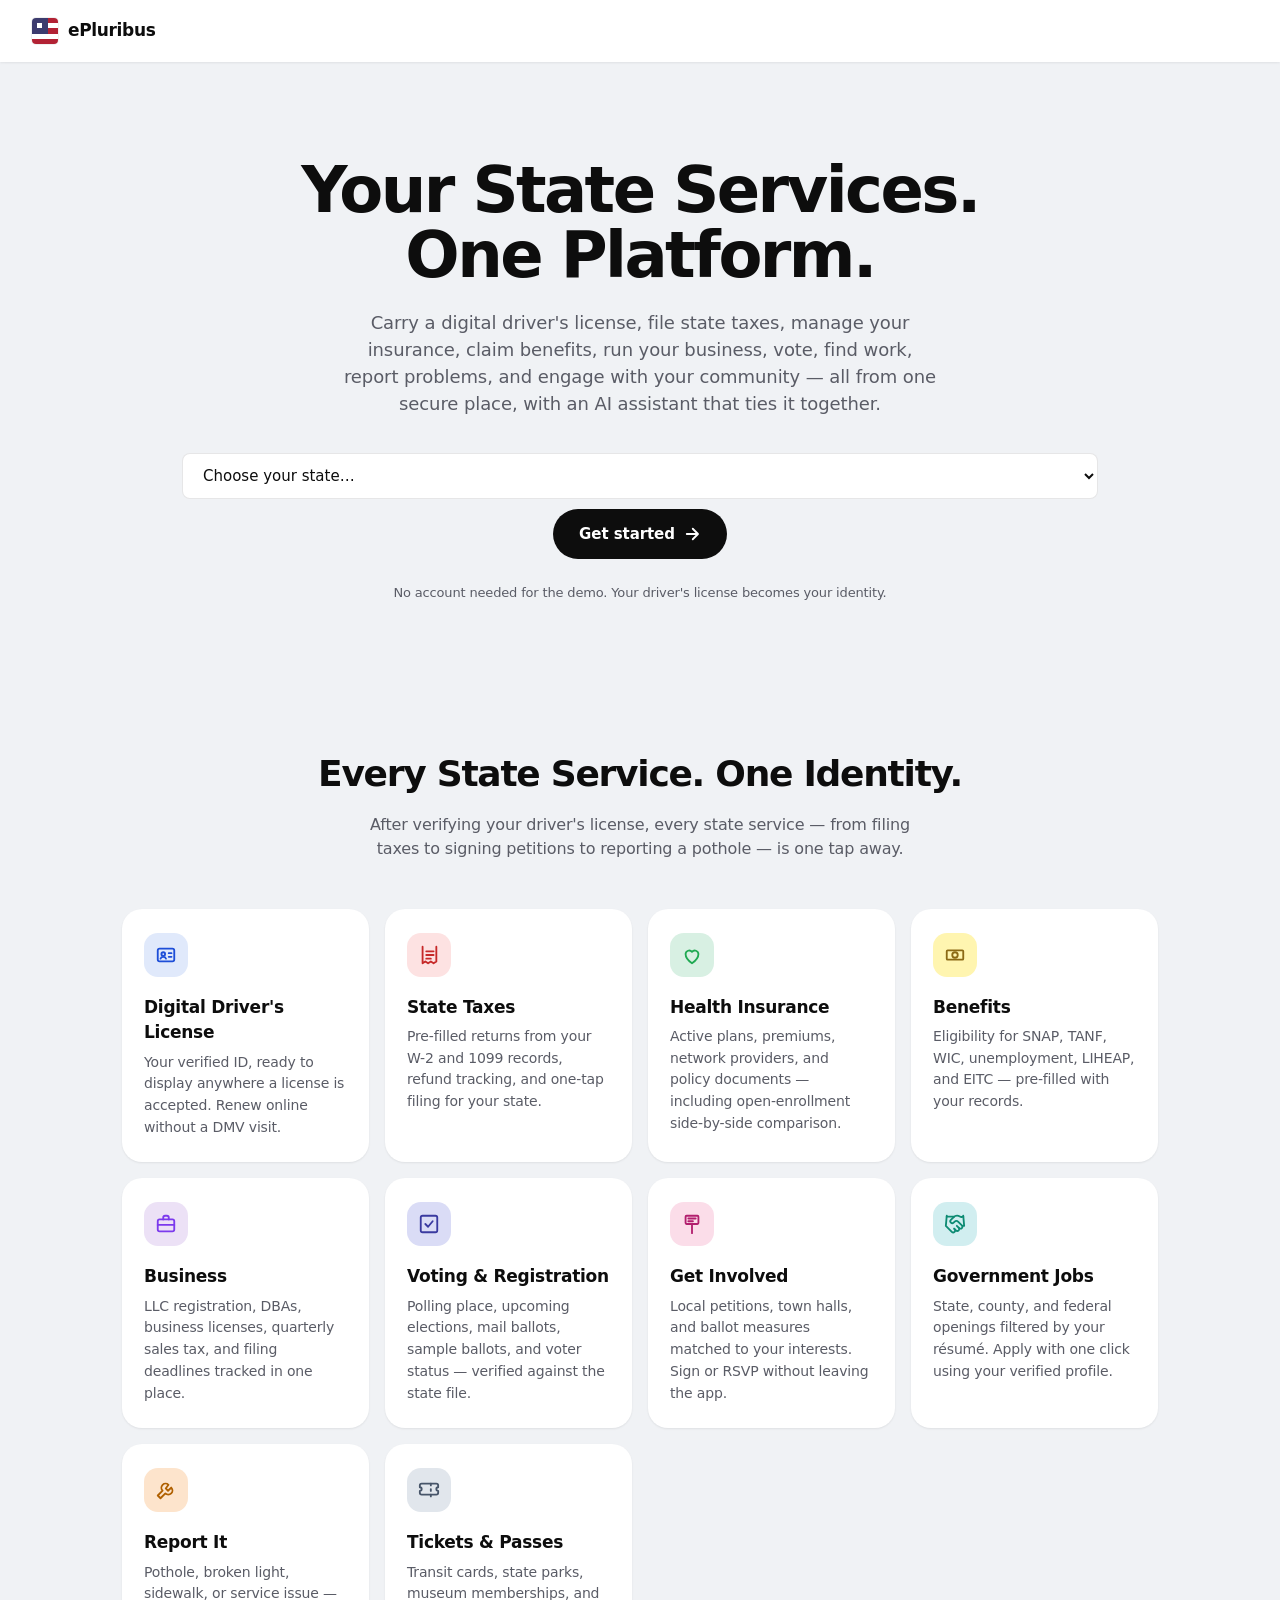
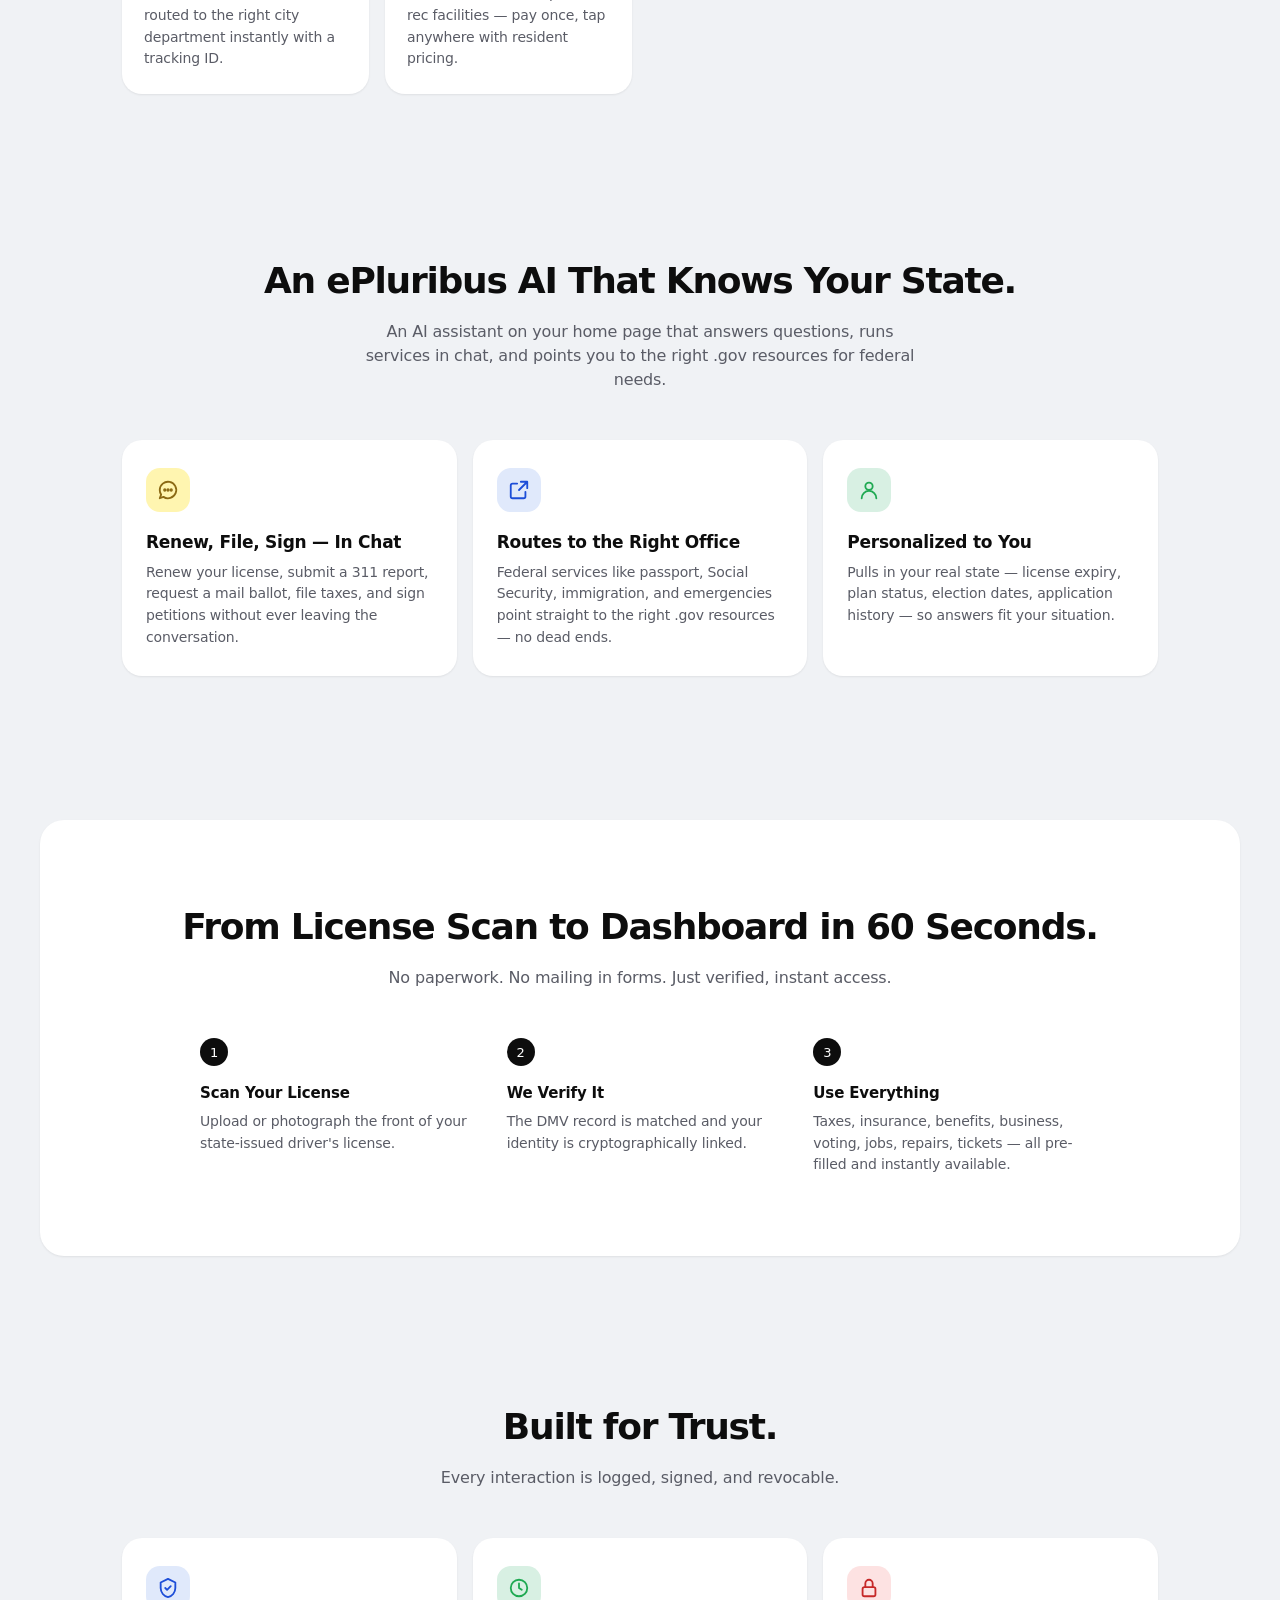
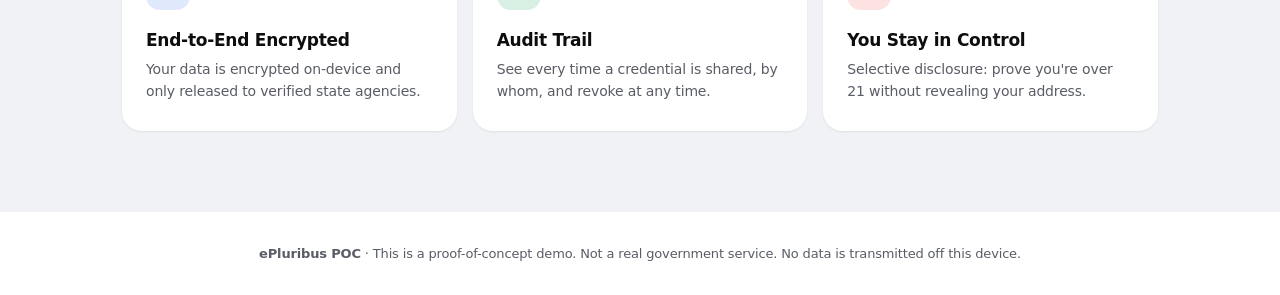
<file: repairs.html>
<!DOCTYPE html>
<html lang="en">
<head>
  <meta charset="UTF-8">
  <meta name="viewport" content="width=device-width, initial-scale=1.0">
  <title>Report It — ePluribus</title>
  <link rel="stylesheet" href="css/styles.css">
</head>
<body data-page="repairs">
  <div class="app">
    <div id="sidebar-mount"></div>
    <main class="main-content">
      <div class="disclaimer">
        ⓘ <strong>Demo data:</strong> Reports, statuses, and response times shown are simulated.
      </div>

      <div class="page-header">
        <div class="page-title">
          <h1>Report It · Municipal Services</h1>
          <p id="repairsSub">Report a pothole, broken light, or service issue. The right department gets it the moment you submit.</p>
        </div>
        <button class="btn btn-primary" onclick="document.getElementById('newReport').scrollIntoView({behavior:'smooth'});">
          <svg width="16" height="16" viewBox="0 0 24 24" fill="none" stroke="currentColor" stroke-width="2" stroke-linecap="round" stroke-linejoin="round"><path d="M12 5v14M5 12h14"/></svg>
          New report
        </button>
      </div>

      <div class="grid-4 mb-6">
        <div class="stat">
          <div class="stat-label">Your active reports</div>
          <div class="stat-value">2</div>
          <div class="stat-trend">1 in progress · 1 assigned</div>
        </div>
        <div class="stat">
          <div class="stat-label">Resolved (last 30 days)</div>
          <div class="stat-value">3</div>
          <div class="stat-trend up">Avg 3.2 days to fix</div>
        </div>
        <div class="stat">
          <div class="stat-label">Citywide reports today</div>
          <div class="stat-value">847</div>
          <div class="stat-trend">↑ 12% vs typical Sunday</div>
        </div>
        <div class="stat">
          <div class="stat-label">Within your district</div>
          <div class="stat-value">29</div>
          <div class="stat-trend">11 in progress</div>
        </div>
      </div>

      <h2 class="text-xl mb-4">Report a Problem</h2>
      <div class="grid-4 mb-6" id="newReport">
        <a class="service-card" href="#" onclick="event.preventDefault();startReport('Pothole');">
          <div class="service-icon"><svg width="22" height="22" viewBox="0 0 24 24" fill="none" stroke="currentColor" stroke-width="2" stroke-linecap="round" stroke-linejoin="round"><circle cx="12" cy="12" r="9"/><circle cx="12" cy="12" r="4"/></svg></div>
          <h3>Pothole</h3>
          <p>Damaged road, crumbling asphalt.</p>
        </a>
        <a class="service-card" href="#" onclick="event.preventDefault();startReport('Street light');">
          <div class="service-icon"><svg width="22" height="22" viewBox="0 0 24 24" fill="none" stroke="currentColor" stroke-width="2" stroke-linecap="round" stroke-linejoin="round"><path d="M12 3a4 4 0 0 0-2 7.5V14h4v-3.5A4 4 0 0 0 12 3zM10 17h4M11 21h2"/></svg></div>
          <h3>Street Light</h3>
          <p>Out, flickering, or knocked over.</p>
        </a>
        <a class="service-card" href="#" onclick="event.preventDefault();startReport('Trash &amp; recycling');">
          <div class="service-icon"><svg width="22" height="22" viewBox="0 0 24 24" fill="none" stroke="currentColor" stroke-width="2" stroke-linecap="round" stroke-linejoin="round"><path d="M5 7h14l-1 13a2 2 0 0 1-2 2H8a2 2 0 0 1-2-2zM3 7h18M9 4h6v3H9z"/></svg></div>
          <h3>Trash &amp; Recycling</h3>
          <p>Missed pickup, illegal dumping.</p>
        </a>
        <a class="service-card" href="#" onclick="event.preventDefault();startReport('Graffiti');">
          <div class="service-icon"><svg width="22" height="22" viewBox="0 0 24 24" fill="none" stroke="currentColor" stroke-width="2" stroke-linecap="round" stroke-linejoin="round"><path d="M12 19l-3 3-2-2 3-3M14 17l5-5 4 4-5 5zM4 21l3-9 5 5z"/></svg></div>
          <h3>Graffiti</h3>
          <p>Tagging on public or visible property.</p>
        </a>
        <a class="service-card" href="#" onclick="event.preventDefault();startReport('Tree or branch');">
          <div class="service-icon"><svg width="22" height="22" viewBox="0 0 24 24" fill="none" stroke="currentColor" stroke-width="2" stroke-linecap="round" stroke-linejoin="round"><path d="M12 2L7 9h2L5 15h2.5L3 21h18l-4.5-6H19l-4-6h2zM11 19h2v3h-2z"/></svg></div>
          <h3>Tree or Branch</h3>
          <p>Fallen, overgrown, or blocking sight.</p>
        </a>
        <a class="service-card" href="#" onclick="event.preventDefault();startReport('Water main');">
          <div class="service-icon"><svg width="22" height="22" viewBox="0 0 24 24" fill="none" stroke="currentColor" stroke-width="2" stroke-linecap="round" stroke-linejoin="round"><path d="M12 3c-3 4-5 7-5 10a5 5 0 0 0 10 0c0-3-2-6-5-10z"/></svg></div>
          <h3>Water Main</h3>
          <p>Leak, flooding, or low pressure.</p>
        </a>
        <a class="service-card" href="#" onclick="event.preventDefault();startReport('Sidewalk');">
          <div class="service-icon"><svg width="22" height="22" viewBox="0 0 24 24" fill="none" stroke="currentColor" stroke-width="2" stroke-linecap="round" stroke-linejoin="round"><rect x="3" y="6" width="18" height="12" rx="1"/><path d="M9 6v12M15 6v12"/></svg></div>
          <h3>Sidewalk</h3>
          <p>Cracked, uneven, or obstructed.</p>
        </a>
        <a class="service-card" href="#" onclick="event.preventDefault();startReport('Other');">
          <div class="service-icon"><svg width="22" height="22" viewBox="0 0 24 24" fill="none" stroke="currentColor" stroke-width="2" stroke-linecap="round" stroke-linejoin="round"><circle cx="12" cy="12" r="9"/><path d="M9.5 9a2.5 2.5 0 1 1 3.5 2.3c-.7.3-1 .8-1 1.7M12 17h.01"/></svg></div>
          <h3>Something Else</h3>
          <p>We'll route it to the right team.</p>
        </a>
      </div>

      <h2 class="text-xl mb-4">Your Active Reports</h2>
      <div class="card mb-6">
        <ul class="list" id="activeReports">
          <li class="list-item">
            <div class="list-item-icon"><svg width="18" height="18" viewBox="0 0 24 24" fill="none" stroke="currentColor" stroke-width="2" stroke-linecap="round" stroke-linejoin="round"><circle cx="12" cy="12" r="9"/><circle cx="12" cy="12" r="4"/></svg></div>
            <div class="list-item-content">
              <div class="list-item-title">Pothole · Sepulveda Blvd &amp; Venice Blvd <span class="badge badge-warning" style="margin-left:6px;">In progress</span></div>
              <div class="list-item-sub">Submitted Apr 30 · Tracking ID #311-4421-LA · Public Works dispatched a crew this morning.</div>
            </div>
            <div class="list-item-meta">3 days</div>
          </li>
          <li class="list-item">
            <div class="list-item-icon"><svg width="18" height="18" viewBox="0 0 24 24" fill="none" stroke="currentColor" stroke-width="2" stroke-linecap="round" stroke-linejoin="round"><path d="M12 3a4 4 0 0 0-2 7.5V14h4v-3.5A4 4 0 0 0 12 3z"/></svg></div>
            <div class="list-item-content">
              <div class="list-item-title">Street light out · 1247 Elm St <span class="badge badge-info" style="margin-left:6px;">Assigned</span></div>
              <div class="list-item-sub">Submitted May 1 · Tracking ID #311-4458-LA · Bureau of Street Lighting · estimated repair within 5 business days.</div>
            </div>
            <div class="list-item-meta">2 days</div>
          </li>
        </ul>
      </div>

      <div class="card">
        <div class="card-header">
          <div class="card-title">Reports Near You · Last 7 Days</div>
          <a class="card-link" href="#">Map view</a>
        </div>
        <table class="table">
          <thead><tr><th>Type</th><th>Where</th><th>Submitted</th><th>Status</th></tr></thead>
          <tbody>
            <tr><td><strong>Pothole</strong></td><td>Inglewood Blvd &amp; Washington</td><td>2 days ago</td><td><span class="badge badge-warning">In progress</span></td></tr>
            <tr><td><strong>Tree branch</strong></td><td>Beethoven St</td><td>3 days ago</td><td><span class="badge badge-success">Resolved</span></td></tr>
            <tr><td><strong>Graffiti</strong></td><td>Lincoln Blvd underpass</td><td>4 days ago</td><td><span class="badge badge-info">Assigned</span></td></tr>
            <tr><td><strong>Water main</strong></td><td>Marina del Rey</td><td>4 days ago</td><td><span class="badge badge-success">Resolved</span></td></tr>
            <tr><td><strong>Trash pickup</strong></td><td>Centinela Ave</td><td>5 days ago</td><td><span class="badge badge-success">Resolved</span></td></tr>
            <tr><td><strong>Sidewalk</strong></td><td>Pacific Ave</td><td>6 days ago</td><td><span class="badge badge-warning">Inspecting</span></td></tr>
          </tbody>
        </table>
      </div>
    </main>
  </div>

  <!-- Report modal -->
  <div class="modal-backdrop" id="reportModal" hidden onclick="if(event.target===this)cancelReport()">
    <div class="modal-pane" role="dialog" aria-modal="true" aria-labelledby="reportFormTitle">
      <button class="modal-close" type="button" onclick="cancelReport()" aria-label="Close">
        <svg width="18" height="18" viewBox="0 0 24 24" fill="none" stroke="currentColor" stroke-width="2" stroke-linecap="round" stroke-linejoin="round"><path d="M18 6 6 18M6 6l12 12"/></svg>
      </button>
      <div class="modal-header">
        <span class="badge badge-info" id="reportFormCategory">Pothole</span>
        <h2 id="reportFormTitle" class="mt-2" style="font-size:24px;font-weight:600;letter-spacing:-0.02em;line-height:1.2;">New Report</h2>
        <p class="text-muted mt-2" style="font-size:15px;line-height:1.5;">Tell us where it is and what's going on. The right city department gets it the moment you submit.</p>
      </div>
      <div class="modal-body">
        <div class="grid-2">
          <div class="form-row" style="grid-column:1 / -1;">
            <label>Where is it?</label>
            <input type="text" id="reportLocation" placeholder="Street address or nearest intersection">
          </div>
          <div class="form-row" style="grid-column:1 / -1;">
            <label>Describe what you're seeing</label>
            <textarea id="reportDesc" rows="4" placeholder="Size, severity, hazards, anything that helps the crew identify it."></textarea>
          </div>
          <div class="form-row">
            <label>Severity</label>
            <select id="reportSeverity">
              <option>Cosmetic — can wait</option>
              <option>Inconvenient — affects daily use</option>
              <option>Hazard — could injure someone</option>
              <option>Emergency — danger to life or property</option>
            </select>
          </div>
          <div class="form-row">
            <label>Photo (optional)</label>
            <button class="btn btn-secondary" onclick="event.preventDefault();alert('Photo capture would open. (Demo)');" type="button" style="font-size:13px;padding:8px 12px;">Attach photo</button>
          </div>
        </div>
        <div class="row-between mt-6">
          <span class="text-sm text-muted">You'll get a tracking ID and updates by text.</span>
          <div style="display:flex;gap:8px;">
            <button class="btn btn-ghost" type="button" onclick="cancelReport()">Cancel</button>
            <button class="btn btn-primary" type="button" onclick="submitReport()">Submit report</button>
          </div>
        </div>
      </div>
    </div>
  </div>

  <script src="js/app.js"></script>
  <script>
    const u = getCitizen();
    if (u) {
      document.getElementById('repairsSub').textContent =
        `Report a pothole, broken light, or service issue in ${u.city}. The right ${u.stateName} city department gets it the moment you submit.`;
    }

    function startReport(category) {
      document.getElementById('reportFormCategory').textContent = category;
      document.getElementById('reportFormTitle').textContent = `Report a ${category} Issue`;
      document.getElementById('reportLocation').value = '';
      document.getElementById('reportDesc').value = '';
      document.getElementById('reportSeverity').selectedIndex = 0;
      document.getElementById('reportModal').hidden = false;
      document.body.style.overflow = 'hidden';
      setTimeout(() => document.getElementById('reportLocation').focus(), 50);
    }

    function cancelReport() {
      document.getElementById('reportModal').hidden = true;
      document.body.style.overflow = '';
    }

    function submitReport() {
      const loc = document.getElementById('reportLocation').value.trim();
      const desc = document.getElementById('reportDesc').value.trim();
      if (!loc || !desc) {
        alert('Please add a location and a short description before submitting. (Demo)');
        return;
      }
      const id = '#311-' + Math.floor(4500 + Math.random() * 99) + '-' + (getCitizen() ? getCitizen().state : 'XX');
      alert(`Report submitted. Tracking ID ${id}. You'll get text updates as crews respond. (Demo)`);
      cancelReport();
    }

    document.addEventListener('keydown', e => {
      if (e.key === 'Escape') {
        const modal = document.getElementById('reportModal');
        if (modal && !modal.hidden) cancelReport();
      }
    });
  </script>
</body>
</html>
</file>
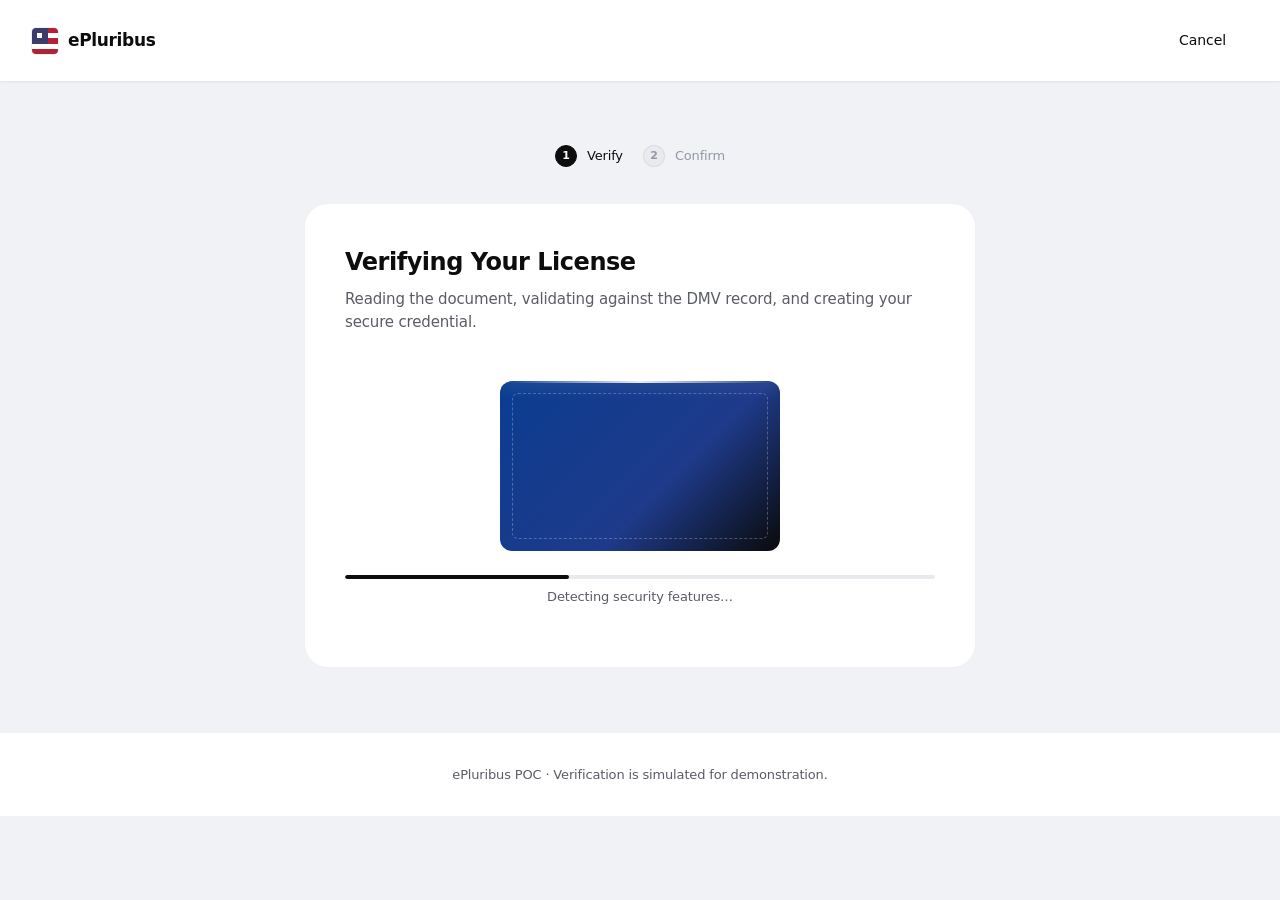
<file: scan.html>
<!DOCTYPE html>
<html lang="en">
<head>
  <meta charset="UTF-8">
  <meta name="viewport" content="width=device-width, initial-scale=1.0">
  <title>Verify your driver's license — ePluribus</title>
  <link rel="stylesheet" href="css/styles.css">
</head>
<body data-page="scan">
  <nav class="topnav">
    <div class="brand">
      <div class="brand-mark"><svg viewBox="0 0 25 25" xmlns="http://www.w3.org/2000/svg" aria-hidden="true"><rect width="15" height="15" fill="#3c3b6e"/><rect x="5" y="5" width="5" height="5" fill="#fff"/><rect x="15" width="10" height="5" fill="#b22234"/><rect x="15" y="5" width="10" height="5" fill="#fff"/><rect x="15" y="10" width="10" height="5" fill="#b22234"/><rect y="15" width="25" height="5" fill="#fff"/><rect y="20" width="25" height="5" fill="#b22234"/></svg></div>
      <span>ePluribus</span>
    </div>
    <a href="index.html" class="btn btn-ghost" style="font-size:14px;">Cancel</a>
  </nav>

  <main class="scan-page">
    <div class="scan-steps">
      <div class="scan-step-indicator active" data-step-ind="2"><div class="num">1</div> Verify</div>
      <div class="scan-step-indicator" data-step-ind="3"><div class="num">2</div> Confirm</div>
    </div>

    <!-- Step 1 (capture) is skipped in the demo — the verify animation runs
         immediately on page load. The dropzone + file input are kept hidden
         for any code paths that still reference them. -->
    <div class="scan-card hidden" id="step1">
      <input type="file" id="fileInput" accept="image/*" style="display:none;">
      <div id="dropzone" hidden></div>
    </div>

    <!-- Step 2: scanning -->
    <div class="scan-card hidden" id="step2">
      <h2>Verifying Your License</h2>
      <p class="lead">Reading the document, validating against the DMV record, and creating your secure credential.</p>

      <div class="scan-progress">
        <div class="scan-anim"></div>
        <div class="progress-bar"><div class="progress-fill" id="progressFill"></div></div>
        <div class="scan-status" id="scanStatus">Reading document…</div>
      </div>
    </div>

    <!-- Step 3: confirm -->
    <div class="scan-card hidden" id="step3">
      <div class="banner-success">
        <svg width="20" height="20" viewBox="0 0 24 24" fill="none" stroke="currentColor" stroke-width="2.4" stroke-linecap="round" stroke-linejoin="round"><polyline points="20 6 9 17 4 12"/></svg>
        <div><strong>Verified!</strong> We matched your license to a DMV record.</div>
      </div>
      <h2>Confirm Your Details</h2>
      <p class="lead">Review the information we extracted. You'll use this to access state services.</p>

      <div class="scanned-info" id="scannedInfo"></div>

      <div class="row" style="gap:10px; margin-top:8px;">
        <button class="btn btn-secondary" onclick="goBackToStep1()">Re-scan</button>
        <button class="btn btn-primary" style="margin-left:auto;" onclick="finishOnboarding()">
          Confirm & continue
          <svg width="16" height="16" viewBox="0 0 24 24" fill="none" stroke="currentColor" stroke-width="2.4" stroke-linecap="round" stroke-linejoin="round"><path d="M5 12h14M13 5l7 7-7 7"/></svg>
        </button>
      </div>
    </div>
  </main>

  <footer>
    <p>ePluribus POC · Verification is simulated for demonstration.</p>
  </footer>

  <script src="js/app.js"></script>
  <script>
    const stateCode = getState();

    function useCameraMock() { startScan(); }

    function setStepIndicator(n) {
      document.querySelectorAll('.scan-step-indicator').forEach(el => {
        const i = +el.dataset.stepInd;
        el.classList.toggle('active', i === n);
        el.classList.toggle('done', i < n);
      });
    }

    function startScan() {
      setStepIndicator(2);
      document.getElementById('step1').classList.add('hidden');
      document.getElementById('step2').classList.remove('hidden');

      const fill = document.getElementById('progressFill');
      const status = document.getElementById('scanStatus');
      const stages = [
        { pct: 18, msg: 'Reading document…' },
        { pct: 38, msg: 'Detecting security features…' },
        { pct: 60, msg: 'Matching to DMV record…' },
        { pct: 82, msg: 'Cryptographically signing credential…' },
        { pct: 100, msg: 'Verified.' },
      ];
      let i = 0;
      const tick = () => {
        if (i >= stages.length) { showConfirm(); return; }
        fill.style.width = stages[i].pct + '%';
        status.textContent = stages[i].msg;
        i++;
        setTimeout(tick, 650);
      };
      tick();
    }

    function showConfirm() {
      const citizen = buildMockCitizen(stateCode);
      window._pendingCitizen = citizen;
      const fields = [
        { label: 'Full name', value: `${citizen.firstName} ${citizen.middleInitial}. ${citizen.lastName}`, full: true },
        { label: 'Date of birth', value: formatDateLong(citizen.dob) },
        { label: 'Sex', value: citizen.sex },
        { label: 'License number', value: citizen.licenseNumber },
        { label: 'Class', value: citizen.class },
        { label: 'State', value: citizen.stateName },
        { label: 'Expires', value: formatDateLong(citizen.expires) },
        { label: 'Address', value: `${citizen.address}, ${citizen.city}, ${citizen.state} ${citizen.zip}`, full: true },
      ];
      const html = fields.map(f => `
        <div class="info-field${f.full ? ' full' : ''}">
          <label>${f.label}</label>
          <div class="value">${f.value}</div>
        </div>
      `).join('');
      document.getElementById('scannedInfo').innerHTML = html;
      setTimeout(() => {
        setStepIndicator(3);
        document.getElementById('step2').classList.add('hidden');
        document.getElementById('step3').classList.remove('hidden');
      }, 400);
    }

    function goBackToStep1() {
      // No upload step in the demo — "Re-scan" just re-runs the verification.
      document.getElementById('step3').classList.add('hidden');
      startScan();
    }

    function finishOnboarding() {
      if (!window._pendingCitizen) return;
      setCitizen(window._pendingCitizen);
      window.location.href = 'dashboard.html';
    }

    // Auto-start verification on page load — skip the upload step.
    startScan();
  </script>
</body>
</html>
</file>
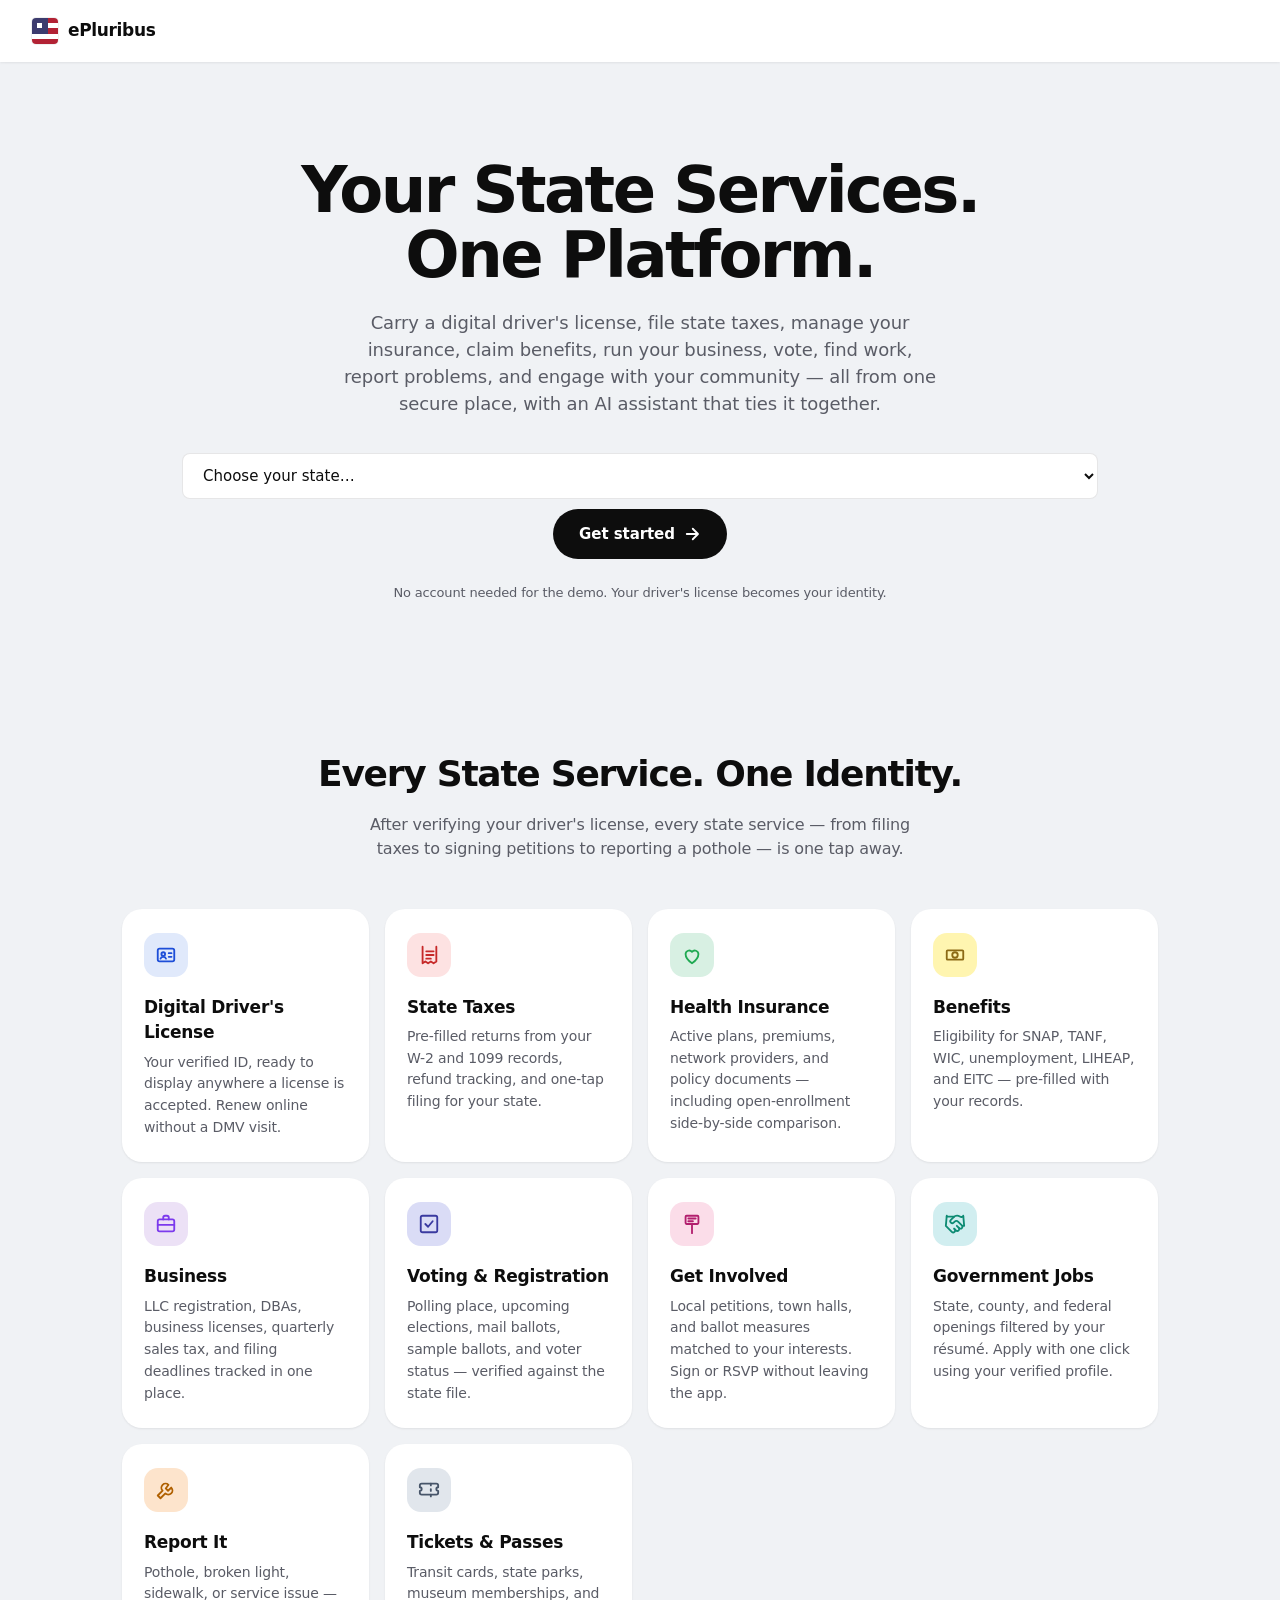
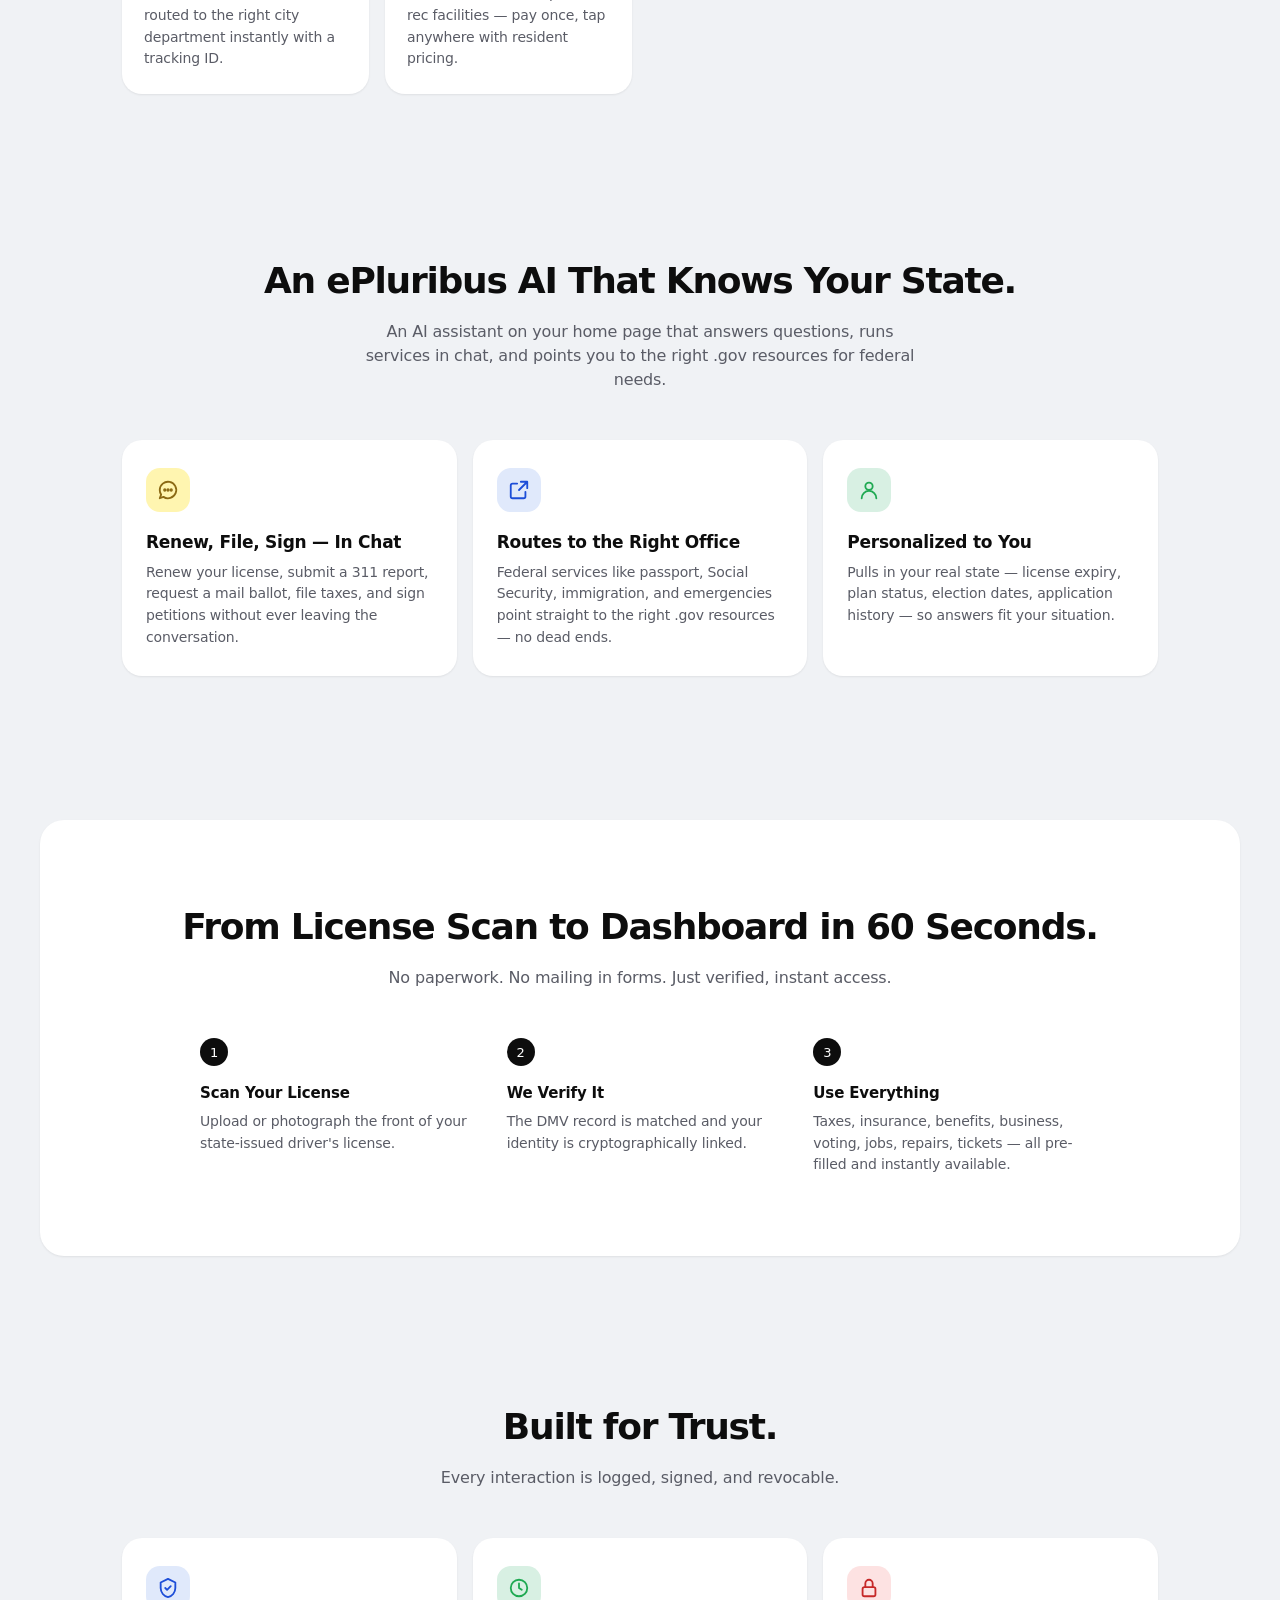
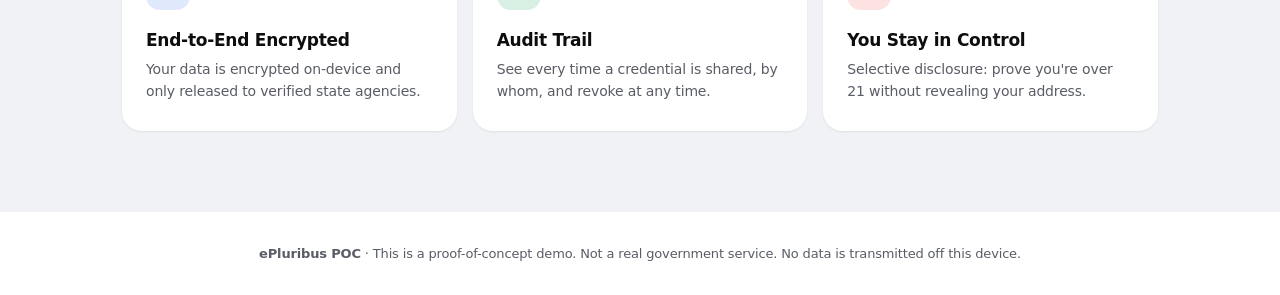
<file: taxes.html>
<!DOCTYPE html>
<html lang="en">
<head>
  <meta charset="UTF-8">
  <meta name="viewport" content="width=device-width, initial-scale=1.0">
  <title>State Taxes — ePluribus</title>
  <link rel="stylesheet" href="css/styles.css">
</head>
<body data-page="taxes">
  <div class="app">
    <div id="sidebar-mount"></div>
    <main class="main-content">
      <div class="page-header">
        <div class="page-title">
          <h1 id="taxTitle">State Taxes</h1>
          <p id="taxSub">Pre-filled from your W-2, 1099, and DMV records.</p>
        </div>
        <span class="badge badge-info" id="filingStatus"><span class="dot"></span>2025 return ready</span>
      </div>

      <div id="noTaxState" class="card hidden" style="text-align:center;padding:48px;">
        <div style="font-size:48px;margin-bottom:8px;">🎉</div>
        <h2 class="text-xl mb-2" id="noTaxTitle">Good news.</h2>
        <p class="text-muted" id="noTaxText">Your state has no personal income tax. We'll still help with sales tax, business filings, and property tax records.</p>
      </div>

      <div id="hasTaxContent">
        <div class="grid-3 mb-6">
          <div class="stat">
            <div class="stat-label">Estimated refund</div>
            <div class="stat-value" id="refundAmt">—</div>
            <div class="stat-trend up">Direct deposit · 5–7 days</div>
          </div>
          <div class="stat">
            <div class="stat-label">Total state tax (2025)</div>
            <div class="stat-value" id="taxOwed">—</div>
            <div class="stat-trend">Effective rate <span id="effRate">—</span></div>
          </div>
          <div class="stat">
            <div class="stat-label">Withheld YTD</div>
            <div class="stat-value" id="withheld">—</div>
            <div class="stat-trend">From 1 W-2, 0 1099s</div>
          </div>
        </div>

        <div class="card mb-6">
          <div class="card-header">
            <div class="card-title">2025 Return — Pre-Filled Summary</div>
            <a class="card-link" href="#" onclick="alert('Full return PDF would download. (Demo)');return false;">Download draft (PDF)</a>
          </div>
          <table class="table">
            <thead><tr><th>Source</th><th>Type</th><th>Amount</th><th>Withheld</th></tr></thead>
            <tbody>
              <tr><td>Acme Tech, Inc.</td><td>W-2 wages</td><td>$84,500</td><td id="w2Wh">—</td></tr>
              <tr><td>Mitchell Design LLC</td><td>1099-NEC (self-employment)</td><td>$12,800</td><td>$0</td></tr>
              <tr><td>Vanguard 1099-DIV</td><td>Qualified dividends</td><td>$1,420</td><td>$0</td></tr>
              <tr><td colspan="2"><strong>Adjusted gross income</strong></td><td><strong>$98,720</strong></td><td></td></tr>
              <tr><td colspan="2">Standard deduction</td><td>−$5,540</td><td></td></tr>
              <tr><td colspan="2"><strong>Taxable income</strong></td><td><strong id="taxableIncome">—</strong></td><td></td></tr>
            </tbody>
          </table>
          <div class="row mt-4" style="gap:10px;">
            <button class="btn btn-primary" onclick="openFileModal();">
              <svg width="16" height="16" viewBox="0 0 24 24" fill="none" stroke="currentColor" stroke-width="2.4" stroke-linecap="round" stroke-linejoin="round"><polyline points="20 6 9 17 4 12"/></svg>
              File 2025 return
            </button>
          </div>
        </div>

        <div class="grid-2">
          <div class="card">
            <div class="card-header"><div class="card-title">Past Returns</div></div>
            <ul class="list">
              <li class="list-item">
                <div class="list-item-icon" style="background:rgba(5,150,105,0.12);color:var(--success);">
                  <svg width="18" height="18" viewBox="0 0 24 24" fill="none" stroke="currentColor" stroke-width="2.4" stroke-linecap="round" stroke-linejoin="round"><polyline points="20 6 9 17 4 12"/></svg>
                </div>
                <div class="list-item-content">
                  <div class="list-item-title">Tax year 2024</div>
                  <div class="list-item-sub">Refund $1,247 · Accepted Apr 12, 2025</div>
                </div>
                <a class="card-link" href="#">View</a>
              </li>
              <li class="list-item">
                <div class="list-item-icon" style="background:rgba(5,150,105,0.12);color:var(--success);">
                  <svg width="18" height="18" viewBox="0 0 24 24" fill="none" stroke="currentColor" stroke-width="2.4" stroke-linecap="round" stroke-linejoin="round"><polyline points="20 6 9 17 4 12"/></svg>
                </div>
                <div class="list-item-content">
                  <div class="list-item-title">Tax year 2023</div>
                  <div class="list-item-sub">Refund $864 · Accepted Mar 18, 2024</div>
                </div>
                <a class="card-link" href="#">View</a>
              </li>
              <li class="list-item">
                <div class="list-item-icon" style="background:rgba(5,150,105,0.12);color:var(--success);">
                  <svg width="18" height="18" viewBox="0 0 24 24" fill="none" stroke="currentColor" stroke-width="2.4" stroke-linecap="round" stroke-linejoin="round"><polyline points="20 6 9 17 4 12"/></svg>
                </div>
                <div class="list-item-content">
                  <div class="list-item-title">Tax year 2022</div>
                  <div class="list-item-sub">Owed $312 · Paid Apr 14, 2023</div>
                </div>
                <a class="card-link" href="#">View</a>
              </li>
            </ul>
          </div>

          <div class="card">
            <div class="card-header"><div class="card-title">Documents on File</div></div>
            <ul class="list">
              <li class="list-item">
                <div class="list-item-icon"><svg width="18" height="18" viewBox="0 0 24 24" fill="none" stroke="currentColor" stroke-width="2" stroke-linecap="round" stroke-linejoin="round"><path d="M14 3H7a2 2 0 0 0-2 2v14a2 2 0 0 0 2 2h10a2 2 0 0 0 2-2V8z"/><polyline points="14 3 14 8 19 8"/></svg></div>
                <div class="list-item-content">
                  <div class="list-item-title">W-2 · Acme Tech, Inc.</div>
                  <div class="list-item-sub">Imported automatically · Jan 28, 2026</div>
                </div>
                <a class="card-link" href="#">PDF</a>
              </li>
              <li class="list-item">
                <div class="list-item-icon"><svg width="18" height="18" viewBox="0 0 24 24" fill="none" stroke="currentColor" stroke-width="2" stroke-linecap="round" stroke-linejoin="round"><path d="M14 3H7a2 2 0 0 0-2 2v14a2 2 0 0 0 2 2h10a2 2 0 0 0 2-2V8z"/><polyline points="14 3 14 8 19 8"/></svg></div>
                <div class="list-item-content">
                  <div class="list-item-title">1099-NEC · Mitchell Design LLC</div>
                  <div class="list-item-sub">Self-reported · linked to your business</div>
                </div>
                <a class="card-link" href="#">PDF</a>
              </li>
              <li class="list-item">
                <div class="list-item-icon"><svg width="18" height="18" viewBox="0 0 24 24" fill="none" stroke="currentColor" stroke-width="2" stroke-linecap="round" stroke-linejoin="round"><path d="M14 3H7a2 2 0 0 0-2 2v14a2 2 0 0 0 2 2h10a2 2 0 0 0 2-2V8z"/><polyline points="14 3 14 8 19 8"/></svg></div>
                <div class="list-item-content">
                  <div class="list-item-title">1099-DIV · Vanguard</div>
                  <div class="list-item-sub">Imported automatically · Feb 12, 2026</div>
                </div>
                <a class="card-link" href="#">PDF</a>
              </li>
              <li class="list-item">
                <button class="btn btn-secondary btn-block" style="font-size:13px;">+ Upload additional document</button>
              </li>
            </ul>
          </div>
        </div>
      </div>
    </main>
  </div>

  <!-- File 2025 return modal -->
  <div class="modal-backdrop" id="fileModal" hidden onclick="if(event.target===this)closeFileModal()">
    <div class="modal-pane" role="dialog" aria-modal="true" aria-labelledby="fileTitle">
      <button class="modal-close" type="button" onclick="closeFileModal()" aria-label="Close">
        <svg width="18" height="18" viewBox="0 0 24 24" fill="none" stroke="currentColor" stroke-width="2" stroke-linecap="round" stroke-linejoin="round"><path d="M18 6 6 18M6 6l12 12"/></svg>
      </button>
      <div class="modal-header">
        <span class="badge badge-info" id="fileBadge">Tax year 2025</span>
        <h2 id="fileTitle" class="mt-2" style="font-size:24px;font-weight:600;letter-spacing:-0.02em;line-height:1.2;">Review &amp; File 2025 Return</h2>
        <p class="text-muted mt-2" style="font-size:15px;line-height:1.5;">Pre-filled from your W-2, 1099, and DMV records. Edit any line below — totals update live — then submit.</p>
      </div>
      <div class="modal-body">
        <div class="grid-2 mb-6">
          <div class="form-row">
            <label>W-2 wages · Acme Tech, Inc.</label>
            <input type="number" id="fileW2" min="0" step="100">
          </div>
          <div class="form-row">
            <label>W-2 withheld</label>
            <input type="number" id="fileW2Wh" min="0" step="50">
          </div>
          <div class="form-row">
            <label>1099-NEC · Mitchell Design LLC</label>
            <input type="number" id="file1099Nec" min="0" step="100">
          </div>
          <div class="form-row">
            <label>1099-DIV · Vanguard</label>
            <input type="number" id="file1099Div" min="0" step="50">
          </div>
          <div class="form-row">
            <label>Standard deduction</label>
            <input type="number" id="fileStdDed" min="0" step="50">
          </div>
          <div class="form-row">
            <label>Filing status</label>
            <select id="fileStatus">
              <option selected>Single</option>
              <option>Married filing jointly</option>
              <option>Married filing separately</option>
              <option>Head of household</option>
            </select>
          </div>
        </div>

        <div class="card" style="background:var(--surface-2);padding:16px;margin-bottom:20px;">
          <div class="grid-3" style="gap:12px;">
            <div class="info-field"><label>Adjusted gross income</label><div class="value" id="fileAgi">—</div></div>
            <div class="info-field"><label>Taxable income</label><div class="value" id="fileTaxable">—</div></div>
            <div class="info-field"><label>Estimated <span id="fileResultLabel">refund</span></label><div class="value" id="fileResult" style="color:var(--success);">—</div></div>
          </div>
        </div>

        <div class="form-row" style="margin-top:14px;">
          <label style="display:flex;align-items:flex-start;gap:8px;cursor:pointer;font-weight:400;">
            <input type="checkbox" id="fileSign" style="width:auto;margin-top:3px;">
            <span class="text-sm">I declare under penalty of perjury that the information above is correct to the best of my knowledge.</span>
          </label>
        </div>

        <div class="row-between mt-6">
          <span class="text-sm text-muted">You'll receive a confirmation by email and text.</span>
          <div style="display:flex;gap:8px;">
            <button class="btn btn-ghost" type="button" onclick="closeFileModal()">Cancel</button>
            <button class="btn btn-primary" type="button" onclick="submitReturn()">Submit return</button>
          </div>
        </div>
      </div>
    </div>
  </div>

  <script src="js/app.js"></script>
  <script>
    const u = getCitizen();
    if (u) {
      const tax = STATE_TAX[u.state] || STATE_TAX.default;
      document.getElementById('taxTitle').textContent = `${u.stateName} State Taxes`;
      if (!tax.hasIncomeTax) {
        document.getElementById('hasTaxContent').classList.add('hidden');
        document.getElementById('noTaxState').classList.remove('hidden');
        document.getElementById('filingStatus').innerHTML = '<span class="dot"></span>No state income tax';
        document.getElementById('noTaxText').textContent =
          `${u.stateName} has no personal income tax. We'll still help with sales tax, business filings, and property tax records.`;
      } else {
        const agi = 98720;
        const stdDed = 5540;
        const taxable = agi - stdDed;
        const owed = Math.round(taxable * tax.rate);
        const withheld = Math.round(84500 * tax.rate * 1.13);
        const refund = Math.max(withheld - owed, 0);
        document.getElementById('refundAmt').textContent = formatCurrency(refund);
        document.getElementById('taxOwed').textContent = formatCurrency(owed);
        document.getElementById('withheld').textContent = formatCurrency(withheld);
        document.getElementById('effRate').textContent = (owed / agi * 100).toFixed(1) + '%';
        document.getElementById('w2Wh').textContent = formatCurrency(withheld);
        document.getElementById('taxableIncome').textContent = formatCurrency(taxable);
      }
    }

    function openFileModal() {
      const cu = getCitizen();
      const tax = cu ? (STATE_TAX[cu.state] || STATE_TAX.default) : STATE_TAX.default;
      if (!tax.hasIncomeTax) {
        alert('Your state has no personal income tax. Nothing to file.');
        return;
      }
      const initWithheld = Math.round(84500 * tax.rate * 1.13);
      document.getElementById('fileW2').value = 84500;
      document.getElementById('fileW2Wh').value = initWithheld;
      document.getElementById('file1099Nec').value = 12800;
      document.getElementById('file1099Div').value = 1420;
      document.getElementById('fileStdDed').value = 5540;
      document.getElementById('fileSign').checked = false;
      recalcReturn();
      document.getElementById('fileModal').hidden = false;
      document.body.style.overflow = 'hidden';
    }

    function closeFileModal() {
      document.getElementById('fileModal').hidden = true;
      document.body.style.overflow = '';
    }

    function recalcReturn() {
      const cu = getCitizen();
      const tax = cu ? (STATE_TAX[cu.state] || STATE_TAX.default) : STATE_TAX.default;
      const w2 = Number(document.getElementById('fileW2').value) || 0;
      const w2wh = Number(document.getElementById('fileW2Wh').value) || 0;
      const nec = Number(document.getElementById('file1099Nec').value) || 0;
      const div = Number(document.getElementById('file1099Div').value) || 0;
      const std = Number(document.getElementById('fileStdDed').value) || 0;
      const agi = w2 + nec + div;
      const taxable = Math.max(agi - std, 0);
      const owed = Math.round(taxable * tax.rate);
      const net = w2wh - owed;
      document.getElementById('fileAgi').textContent = formatCurrency(agi);
      document.getElementById('fileTaxable').textContent = formatCurrency(taxable);
      const result = document.getElementById('fileResult');
      const label = document.getElementById('fileResultLabel');
      if (net >= 0) {
        label.textContent = 'refund';
        result.textContent = formatCurrency(net);
        result.style.color = 'var(--success)';
      } else {
        label.textContent = 'owed';
        result.textContent = formatCurrency(-net);
        result.style.color = 'var(--danger)';
      }
    }

    ['fileW2','fileW2Wh','file1099Nec','file1099Div','fileStdDed'].forEach(id => {
      const el = document.getElementById(id);
      if (el) el.addEventListener('input', recalcReturn);
    });

    function submitReturn() {
      if (!document.getElementById('fileSign').checked) {
        alert('Please confirm the perjury declaration before submitting.');
        return;
      }
      const result = document.getElementById('fileResult').textContent;
      const label = document.getElementById('fileResultLabel').textContent;
      alert(`Return submitted. Estimated ${label}: ${result}. (Demo)`);
      closeFileModal();
    }

    document.addEventListener('keydown', e => {
      if (e.key === 'Escape') {
        const modal = document.getElementById('fileModal');
        if (modal && !modal.hidden) closeFileModal();
      }
    });
  </script>
</body>
</html>
</file>
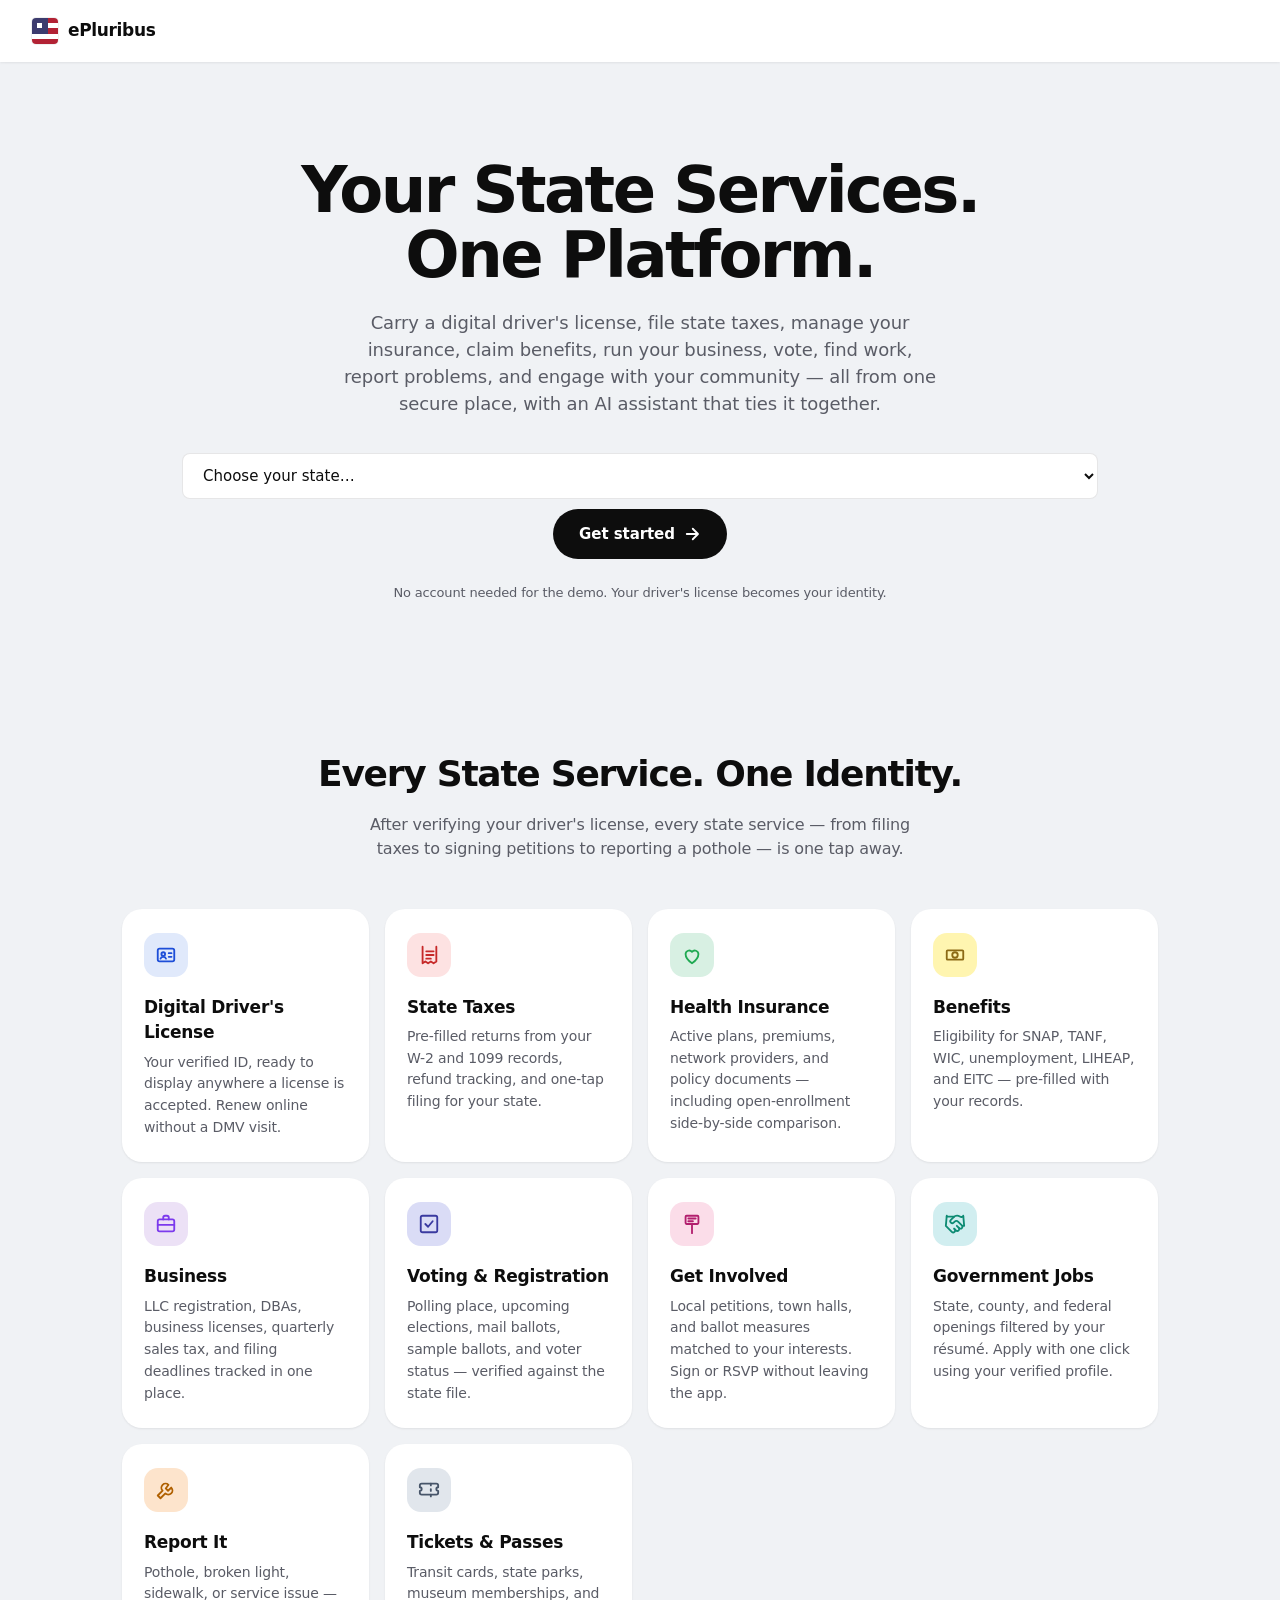
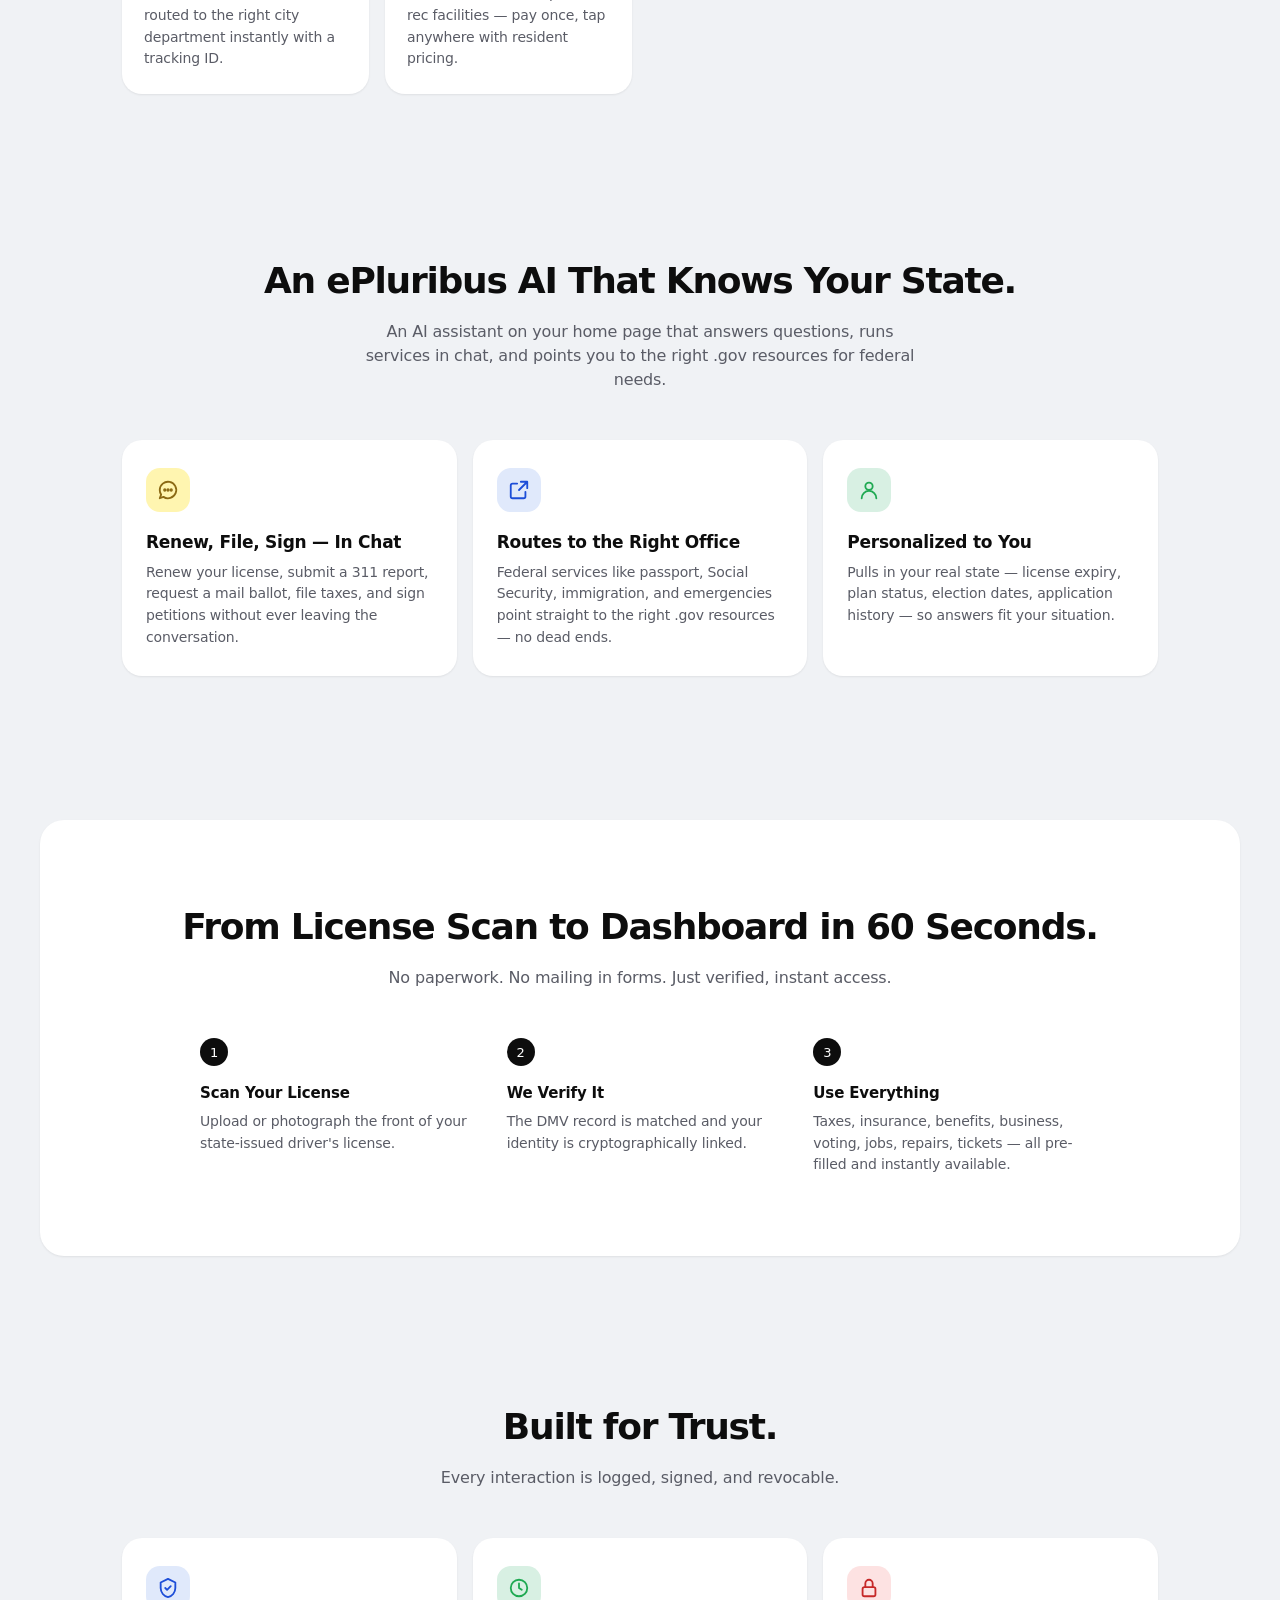
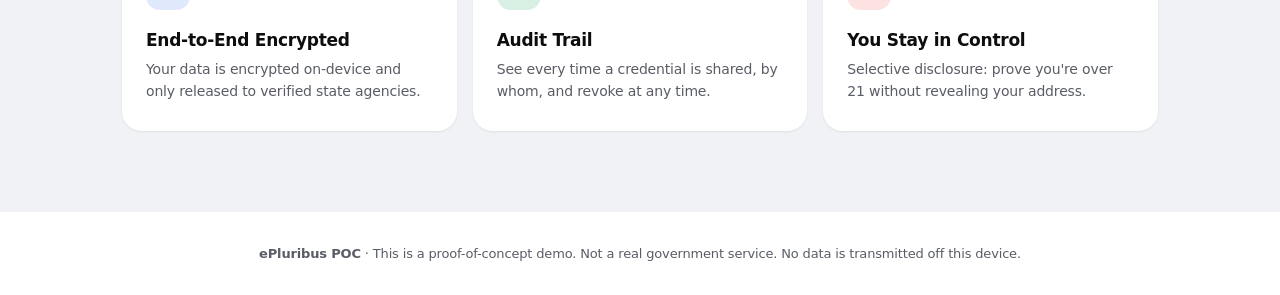
<file: tickets.html>
<!DOCTYPE html>
<html lang="en">
<head>
  <meta charset="UTF-8">
  <meta name="viewport" content="width=device-width, initial-scale=1.0">
  <title>Tickets &amp; passes — ePluribus</title>
  <link rel="stylesheet" href="css/styles.css">
</head>
<body data-page="tickets">
  <div class="app">
    <div id="sidebar-mount"></div>
    <main class="main-content">
      <div class="disclaimer">
        ⓘ <strong>Demo data:</strong> Passes, balances, and purchases shown are simulated.
      </div>

      <div class="page-header">
        <div class="page-title">
          <h1>Tickets &amp; Passes</h1>
          <p id="ticketsSub">Transit, parks, museums, and rec facilities — pay once, tap anywhere.</p>
        </div>
        <button class="btn btn-secondary" onclick="alert('Wallet view opens. (Demo)');">
          <svg width="16" height="16" viewBox="0 0 24 24" fill="none" stroke="currentColor" stroke-width="2" stroke-linecap="round" stroke-linejoin="round"><rect x="3" y="3" width="7" height="7"/><rect x="14" y="3" width="7" height="7"/><rect x="3" y="14" width="7" height="7"/><path d="M14 14h3v3M21 14v3M17 17v4h4M14 21h-1"/></svg>
          Show all QR
        </button>
      </div>

      <div class="grid-4 mb-6">
        <div class="stat">
          <div class="stat-label">Active passes</div>
          <div class="stat-value">4</div>
          <div class="stat-trend">2 expire this year</div>
        </div>
        <div class="stat">
          <div class="stat-label">Transit balance</div>
          <div class="stat-value">$28.50</div>
          <div class="stat-trend">Auto-reload at $5</div>
        </div>
        <div class="stat">
          <div class="stat-label">Park visits this year</div>
          <div class="stat-value">7</div>
          <div class="stat-trend up">↑ 2 vs last year</div>
        </div>
        <div class="stat">
          <div class="stat-label">Total saved vs walk-up</div>
          <div class="stat-value">$184</div>
          <div class="stat-trend">Resident discounts</div>
        </div>
      </div>

      <h2 class="text-xl mb-4">Active Passes</h2>
      <div class="grid-2 mb-6">
        <div class="card">
          <div class="row-between mb-2">
            <div class="card-title">TAP · Transit (Metro &amp; Bus)</div>
            <span class="badge badge-success"><span class="dot"></span>Active</span>
          </div>
          <p class="text-muted mb-4">Stored-value card linked to your phone. Tap to ride buses, light rail, and Metrolink commuter trains.</p>
          <div class="grid-2" style="gap:12px;">
            <div class="info-field"><label>Balance</label><div class="value">$28.50</div></div>
            <div class="info-field"><label>Last used</label><div class="value">May 3 · Expo/Bundy</div></div>
            <div class="info-field"><label>Auto-reload</label><div class="value">+$25 at $5</div></div>
            <div class="info-field"><label>Card</label><div class="value">···· 4408</div></div>
          </div>
          <div class="row mt-4" style="gap:8px;">
            <button class="btn btn-primary" onclick="alert('TAP QR shown. (Demo)');">Show QR</button>
            <button class="btn btn-secondary" onclick="alert('Reload added $20. (Demo)');">Reload $20</button>
          </div>
        </div>

        <div class="card">
          <div class="row-between mb-2">
            <div class="card-title">State Parks · Annual Pass</div>
            <span class="badge badge-success"><span class="dot"></span>Active</span>
          </div>
          <p class="text-muted mb-4">Vehicle-day-use access at all 280 state parks. Includes camping reservation priority.</p>
          <div class="grid-2" style="gap:12px;">
            <div class="info-field"><label>Renews</label><div class="value">Mar 14, 2027</div></div>
            <div class="info-field"><label>Plate on file</label><div class="value">9KZA204</div></div>
            <div class="info-field"><label>Visits this year</label><div class="value">7</div></div>
            <div class="info-field"><label>Saved vs walk-up</label><div class="value">$110</div></div>
          </div>
          <div class="row mt-4" style="gap:8px;">
            <button class="btn btn-primary" onclick="alert('Pass QR shown. (Demo)');">Show pass</button>
            <button class="btn btn-secondary" onclick="alert('Camping reservation flow. (Demo)');">Reserve camping</button>
          </div>
        </div>

        <div class="card">
          <div class="row-between mb-2">
            <div class="card-title">LACMA &middot; Resident Membership</div>
            <span class="badge badge-success"><span class="dot"></span>Active</span>
          </div>
          <p class="text-muted mb-4">Resident-discounted access plus +1 guest. Unlimited entry, members-only previews.</p>
          <div class="grid-2" style="gap:12px;">
            <div class="info-field"><label>Renews</label><div class="value">Sep 12, 2026</div></div>
            <div class="info-field"><label>Tier</label><div class="value">Member +1</div></div>
            <div class="info-field"><label>Visits this year</label><div class="value">3</div></div>
            <div class="info-field"><label>Member events</label><div class="value">2 upcoming</div></div>
          </div>
          <div class="row mt-4" style="gap:8px;">
            <button class="btn btn-primary" onclick="alert('Membership QR shown. (Demo)');">Show pass</button>
            <button class="btn btn-secondary" onclick="alert('Event calendar opens. (Demo)');">Member events</button>
          </div>
        </div>

        <div class="card">
          <div class="row-between mb-2">
            <div class="card-title">Rec &amp; Parks &middot; Pool Pass</div>
            <span class="badge badge-warning"><span class="dot"></span>Expires soon</span>
          </div>
          <p class="text-muted mb-4">Summer-season access at all city pools, plus reservable lap-swim slots.</p>
          <div class="grid-2" style="gap:12px;">
            <div class="info-field"><label>Expires</label><div class="value">Jun 30, 2026</div></div>
            <div class="info-field"><label>Tier</label><div class="value">Adult resident</div></div>
            <div class="info-field"><label>Visits this year</label><div class="value">12</div></div>
            <div class="info-field"><label>Locker rental</label><div class="value">Included</div></div>
          </div>
          <div class="row mt-4" style="gap:8px;">
            <button class="btn btn-primary" onclick="alert('Pass renewed through 2027. (Demo)');">Renew $40</button>
          </div>
        </div>
      </div>

      <h2 class="text-xl mb-4">Browse &amp; Buy</h2>
      <div class="grid-4 mb-6">
        <a class="service-card" href="#" onclick="event.preventDefault();alert('Metro day pass purchase flow. (Demo)');">
          <div class="service-icon"><svg width="22" height="22" viewBox="0 0 24 24" fill="none" stroke="currentColor" stroke-width="2" stroke-linecap="round" stroke-linejoin="round"><rect x="4" y="3" width="16" height="16" rx="2"/><path d="M4 16h16M9 19v2M15 19v2"/><circle cx="9" cy="9" r="1"/><circle cx="15" cy="9" r="1"/></svg></div>
          <h3>Metro Day Pass</h3>
          <p>$5 · Unlimited rides for 24 hrs.</p>
        </a>
        <a class="service-card" href="#" onclick="event.preventDefault();alert('Park reservation form. (Demo)');">
          <div class="service-icon"><svg width="22" height="22" viewBox="0 0 24 24" fill="none" stroke="currentColor" stroke-width="2" stroke-linecap="round" stroke-linejoin="round"><path d="M12 2L7 9h2L5 15h2.5L3 21h18l-4.5-6H19l-4-6h2zM11 19h2v3h-2z"/></svg></div>
          <h3>Park Entry</h3>
          <p>$10 day-use · 280 parks.</p>
        </a>
        <a class="service-card" href="#" onclick="event.preventDefault();alert('Museum ticket flow. (Demo)');">
          <div class="service-icon"><svg width="22" height="22" viewBox="0 0 24 24" fill="none" stroke="currentColor" stroke-width="2" stroke-linecap="round" stroke-linejoin="round"><path d="M3 21V9l9-6 9 6v12"/><path d="M3 21h18M9 21V12h6v9"/></svg></div>
          <h3>Museum Entry</h3>
          <p>Resident pricing applied at checkout.</p>
        </a>
        <a class="service-card" href="#" onclick="event.preventDefault();alert('Stadium event tickets. (Demo)');">
          <div class="service-icon"><svg width="22" height="22" viewBox="0 0 24 24" fill="none" stroke="currentColor" stroke-width="2" stroke-linecap="round" stroke-linejoin="round"><circle cx="12" cy="12" r="9"/><path d="M3 12h18M12 3v18M5.6 5.6l12.8 12.8M18.4 5.6L5.6 18.4"/></svg></div>
          <h3>Stadium &amp; Rec</h3>
          <p>City fields, courts, and event tickets.</p>
        </a>
      </div>

      <div class="card">
        <div class="card-header">
          <div class="card-title">Recent Purchases</div>
          <a class="card-link" href="#">Download receipts</a>
        </div>
        <table class="table">
          <thead><tr><th>Date</th><th>Item</th><th>Amount</th><th>Status</th></tr></thead>
          <tbody>
            <tr><td>May 1</td><td>TAP auto-reload</td><td>$25.00</td><td><span class="badge badge-success">Completed</span></td></tr>
            <tr><td>Apr 24</td><td>State Parks · Crystal Cove day-use</td><td>$10.00</td><td><span class="badge badge-success">Used</span></td></tr>
            <tr><td>Apr 18</td><td>LACMA · Member event +1</td><td>$0.00</td><td><span class="badge badge-success">Used</span></td></tr>
            <tr><td>Apr 12</td><td>Pool Pass · adult resident</td><td>$40.00</td><td><span class="badge badge-info">Active</span></td></tr>
            <tr><td>Mar 28</td><td>Metro week pass</td><td>$25.00</td><td><span class="badge badge-success">Used</span></td></tr>
            <tr><td>Mar 14</td><td>State Parks · annual pass renewal</td><td>$195.00</td><td><span class="badge badge-info">Active</span></td></tr>
          </tbody>
        </table>
      </div>
    </main>
  </div>

  <script src="js/app.js"></script>
  <script>
    const u = getCitizen();
    if (u) {
      document.getElementById('ticketsSub').textContent =
        `Transit, parks, museums, and rec facilities across ${u.stateName} — pay once, tap anywhere.`;
    }
  </script>
</body>
</html>
</file>
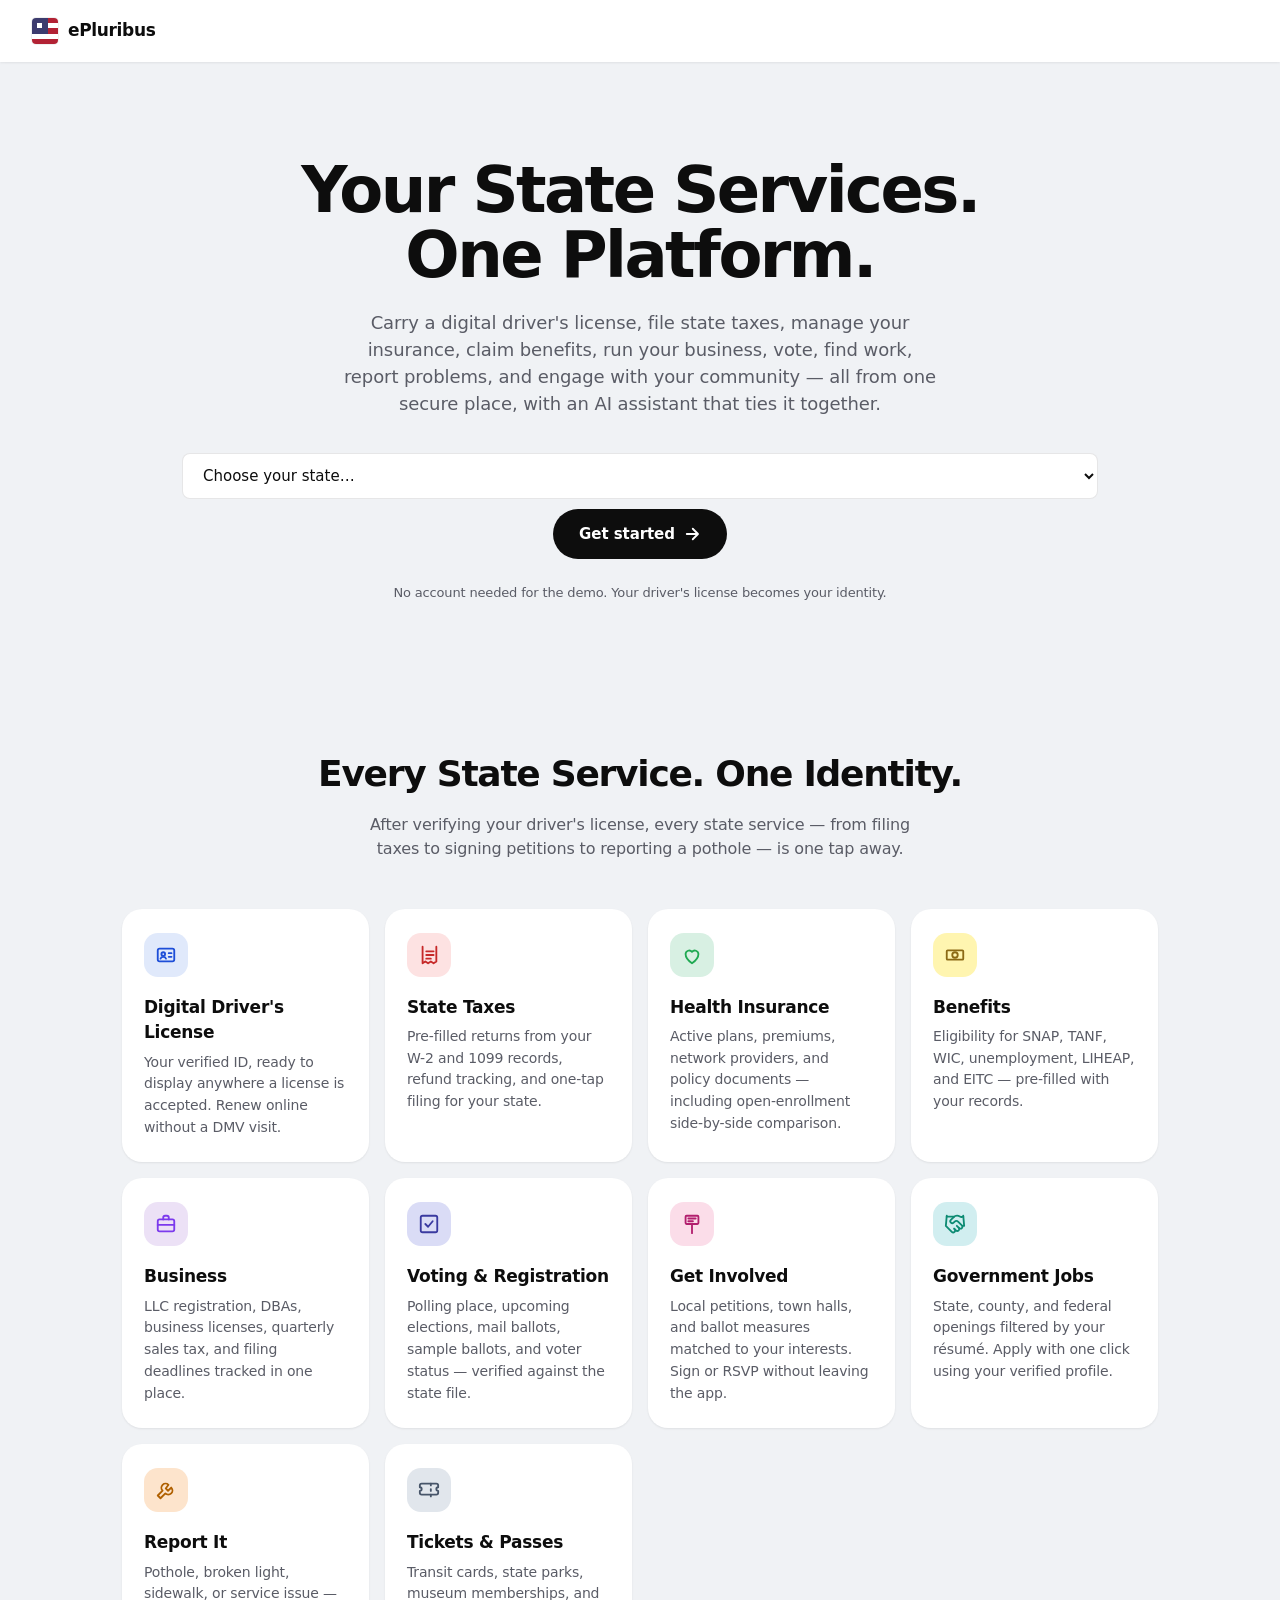
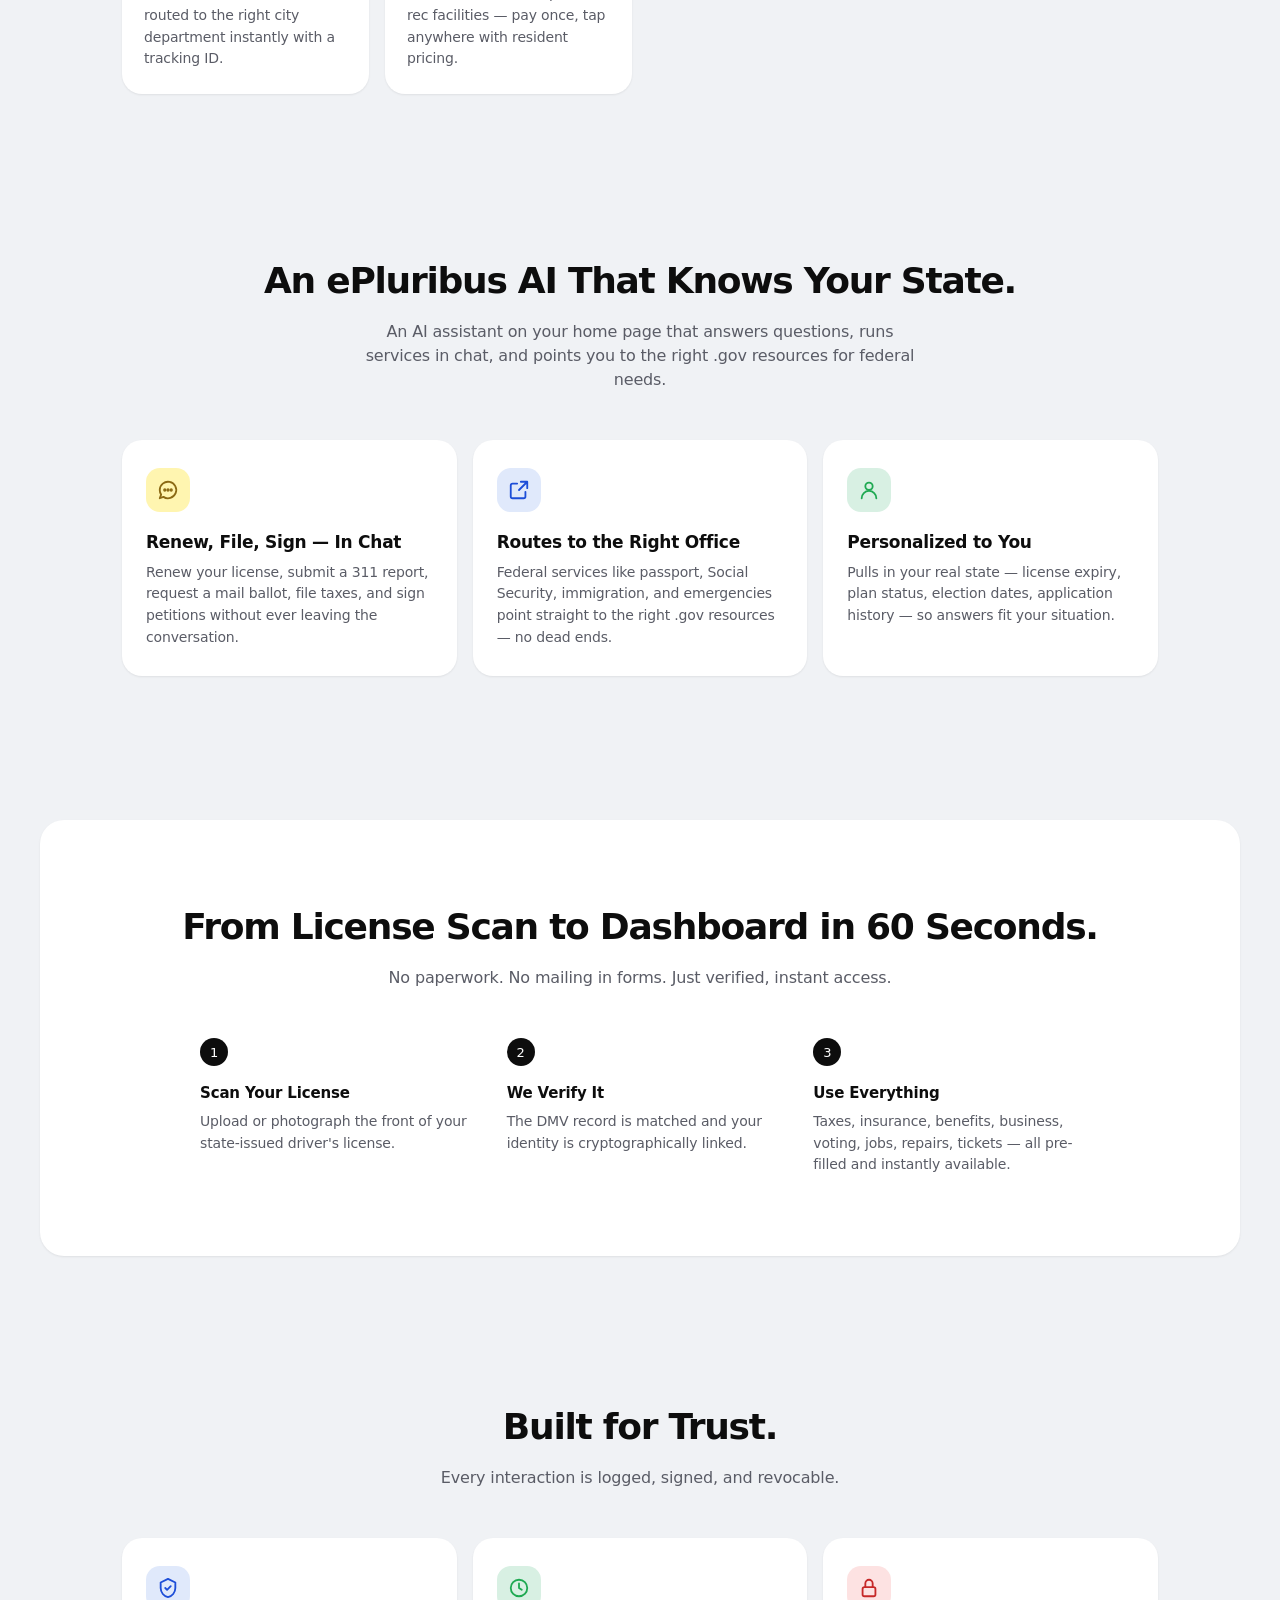
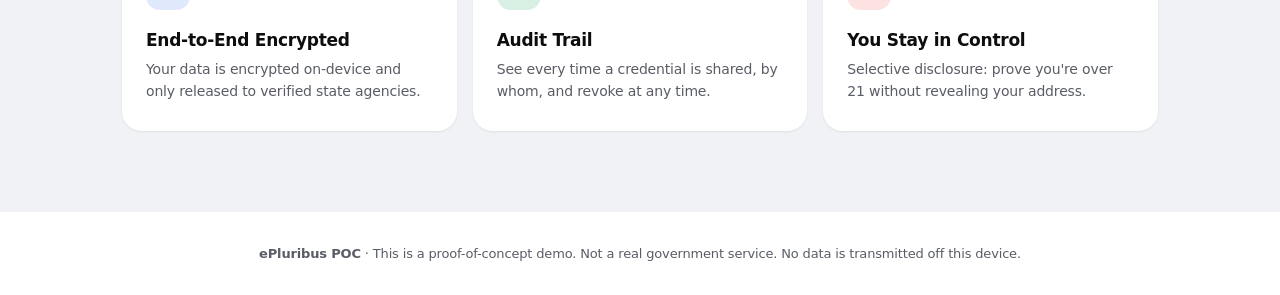
<file: vote.html>
<!DOCTYPE html>
<html lang="en">
<head>
  <meta charset="UTF-8">
  <meta name="viewport" content="width=device-width, initial-scale=1.0">
  <title>Voting — ePluribus</title>
  <link rel="stylesheet" href="css/styles.css">
</head>
<body data-page="vote">
  <div class="app">
    <div id="sidebar-mount"></div>
    <main class="main-content">
      <div class="disclaimer">
        ⓘ <strong>Demo data:</strong> Registration status, elections, and ballot history shown are simulated.
      </div>

      <div class="page-header">
        <div class="page-title">
          <h1>Voting &amp; Registration</h1>
          <p id="voteSub">Your registration status, upcoming elections, and ballot history.</p>
        </div>
        <button class="btn btn-secondary" onclick="alert('Update registration form would open. (Demo)');">
          <svg width="16" height="16" viewBox="0 0 24 24" fill="none" stroke="currentColor" stroke-width="2" stroke-linecap="round" stroke-linejoin="round"><path d="M12 20h9"/><path d="M16.5 3.5a2.121 2.121 0 0 1 3 3L7 19l-4 1 1-4z"/></svg>
          Update registration
        </button>
      </div>

      <div class="banner-success">
        <svg width="20" height="20" viewBox="0 0 24 24" fill="none" stroke="currentColor" stroke-width="2.4" stroke-linecap="round" stroke-linejoin="round"><polyline points="20 6 9 17 4 12"/></svg>
        <div>You are <strong>registered to vote</strong> and your registration is <strong>active</strong>. Last verified against the state voter file 2 days ago.</div>
      </div>

      <div class="grid-4 mb-6">
        <div class="stat">
          <div class="stat-label">Status</div>
          <div class="stat-value" style="font-size:18px;">Active <span class="badge badge-success" style="vertical-align:middle;">Verified</span></div>
          <div class="stat-trend">Registered 2014</div>
        </div>
        <div class="stat">
          <div class="stat-label">Party affiliation</div>
          <div class="stat-value" style="font-size:18px;" id="voteParty">Independent</div>
          <div class="stat-trend">Last changed 2018</div>
        </div>
        <div class="stat">
          <div class="stat-label">Polling place</div>
          <div class="stat-value" style="font-size:18px;" id="votePolling">Mar Vista Rec Ctr</div>
          <div class="stat-trend">0.6 mi from home</div>
        </div>
        <div class="stat">
          <div class="stat-label">Next election</div>
          <div class="stat-value" style="font-size:18px;">Jun 4, 2026</div>
          <div class="stat-trend up">32 days · vote-by-mail open</div>
        </div>
      </div>

      <h2 class="text-xl mb-4">Upcoming Elections</h2>
      <div class="grid-2 mb-6">
        <div class="card">
          <div class="row-between mb-2">
            <div class="card-title">Primary Election</div>
            <span class="badge badge-warning"><span class="dot"></span>32 days</span>
          </div>
          <p class="text-muted mb-4">State, county, and federal primaries. Vote-by-mail ballots are mailed 29 days before election day; early voting opens at 11 sites in your county.</p>
          <div class="grid-2" style="gap:12px;">
            <div class="info-field"><label>Election day</label><div class="value">Jun 4, 2026</div></div>
            <div class="info-field"><label>Vote by mail</label><div class="value">Opens May 6</div></div>
            <div class="info-field"><label>Early voting</label><div class="value">May 25 – Jun 3</div></div>
            <div class="info-field"><label>Ballot drop boxes</label><div class="value">14 in district</div></div>
          </div>
          <div class="row mt-4" style="gap:8px;">
            <button class="btn btn-primary" onclick="alert('Sample ballot opens. (Demo)');">View sample ballot</button>
            <button class="btn btn-secondary" onclick="alert('Mail ballot request submitted. (Demo)');">Request mail ballot</button>
          </div>
        </div>

        <div class="card">
          <div class="row-between mb-2">
            <div class="card-title">School Board Special Election</div>
            <span class="badge badge-info"><span class="dot"></span>Aug 12</span>
          </div>
          <p class="text-muted mb-4">Two open seats on the unified school district board, plus a measure on bond financing for facility upgrades.</p>
          <div class="grid-2" style="gap:12px;">
            <div class="info-field"><label>Election day</label><div class="value">Aug 12, 2026</div></div>
            <div class="info-field"><label>Registration deadline</label><div class="value">Jul 28</div></div>
            <div class="info-field"><label>Polling hours</label><div class="value">7 AM – 8 PM</div></div>
            <div class="info-field"><label>Measures</label><div class="value">1 bond measure</div></div>
          </div>
          <div class="row mt-4" style="gap:8px;">
            <button class="btn btn-secondary" onclick="alert('Reminder set. (Demo)');">Remind me</button>
          </div>
        </div>
      </div>

      <div class="grid-2">
        <div class="card">
          <div class="card-header">
            <div class="card-title">Voting History</div>
            <a class="card-link" href="#">Export</a>
          </div>
          <table class="table">
            <thead><tr><th>Date</th><th>Election</th><th>Method</th></tr></thead>
            <tbody>
              <tr><td>Nov 5, 2024</td><td>General Election</td><td>Mail</td></tr>
              <tr><td>Mar 5, 2024</td><td>Primary Election</td><td>Mail</td></tr>
              <tr><td>Nov 8, 2022</td><td>Midterm General</td><td>In person · early</td></tr>
              <tr><td>Jun 7, 2022</td><td>Primary Election</td><td>Mail</td></tr>
              <tr><td>Nov 3, 2020</td><td>Presidential General</td><td>In person</td></tr>
              <tr><td>Mar 3, 2020</td><td>Presidential Primary</td><td>In person</td></tr>
            </tbody>
          </table>
        </div>

        <div class="card">
          <div class="card-header">
            <div class="card-title">Registration on File</div>
            <span class="badge badge-success"><span class="dot"></span>Verified</span>
          </div>
          <div class="scanned-info">
            <div class="info-field full"><label>Voter ID</label><div class="value" id="voteVoterId">VR-CA-4477-2014</div></div>
            <div class="info-field"><label>Registered since</label><div class="value">Mar 14, 2014</div></div>
            <div class="info-field"><label>Affiliation</label><div class="value">Independent</div></div>
            <div class="info-field full"><label>Address on file</label><div class="value" id="voteAddr">—</div></div>
            <div class="info-field"><label>Precinct</label><div class="value">8412</div></div>
            <div class="info-field"><label>District</label><div class="value">CA-37</div></div>
          </div>
          <p class="text-sm text-muted mt-4">Your voter address must match your driver's license address. To change it, update your license details and the change propagates within 24 hours.</p>
        </div>
      </div>
    </main>
  </div>

  <script src="js/app.js"></script>
  <script>
    const u = getCitizen();
    if (u) {
      document.getElementById('voteSub').textContent =
        `Your registration in ${u.city}, ${u.stateName}, plus upcoming elections and ballot history.`;
      document.getElementById('voteAddr').textContent =
        `${u.address}, ${u.city}, ${u.state} ${u.zip}`;
      document.getElementById('voteVoterId').textContent =
        `VR-${u.state}-${u.licenseNumber.replace(/[^0-9]/g, '').slice(-4)}-2014`;
    }
  </script>
</body>
</html>
</file>
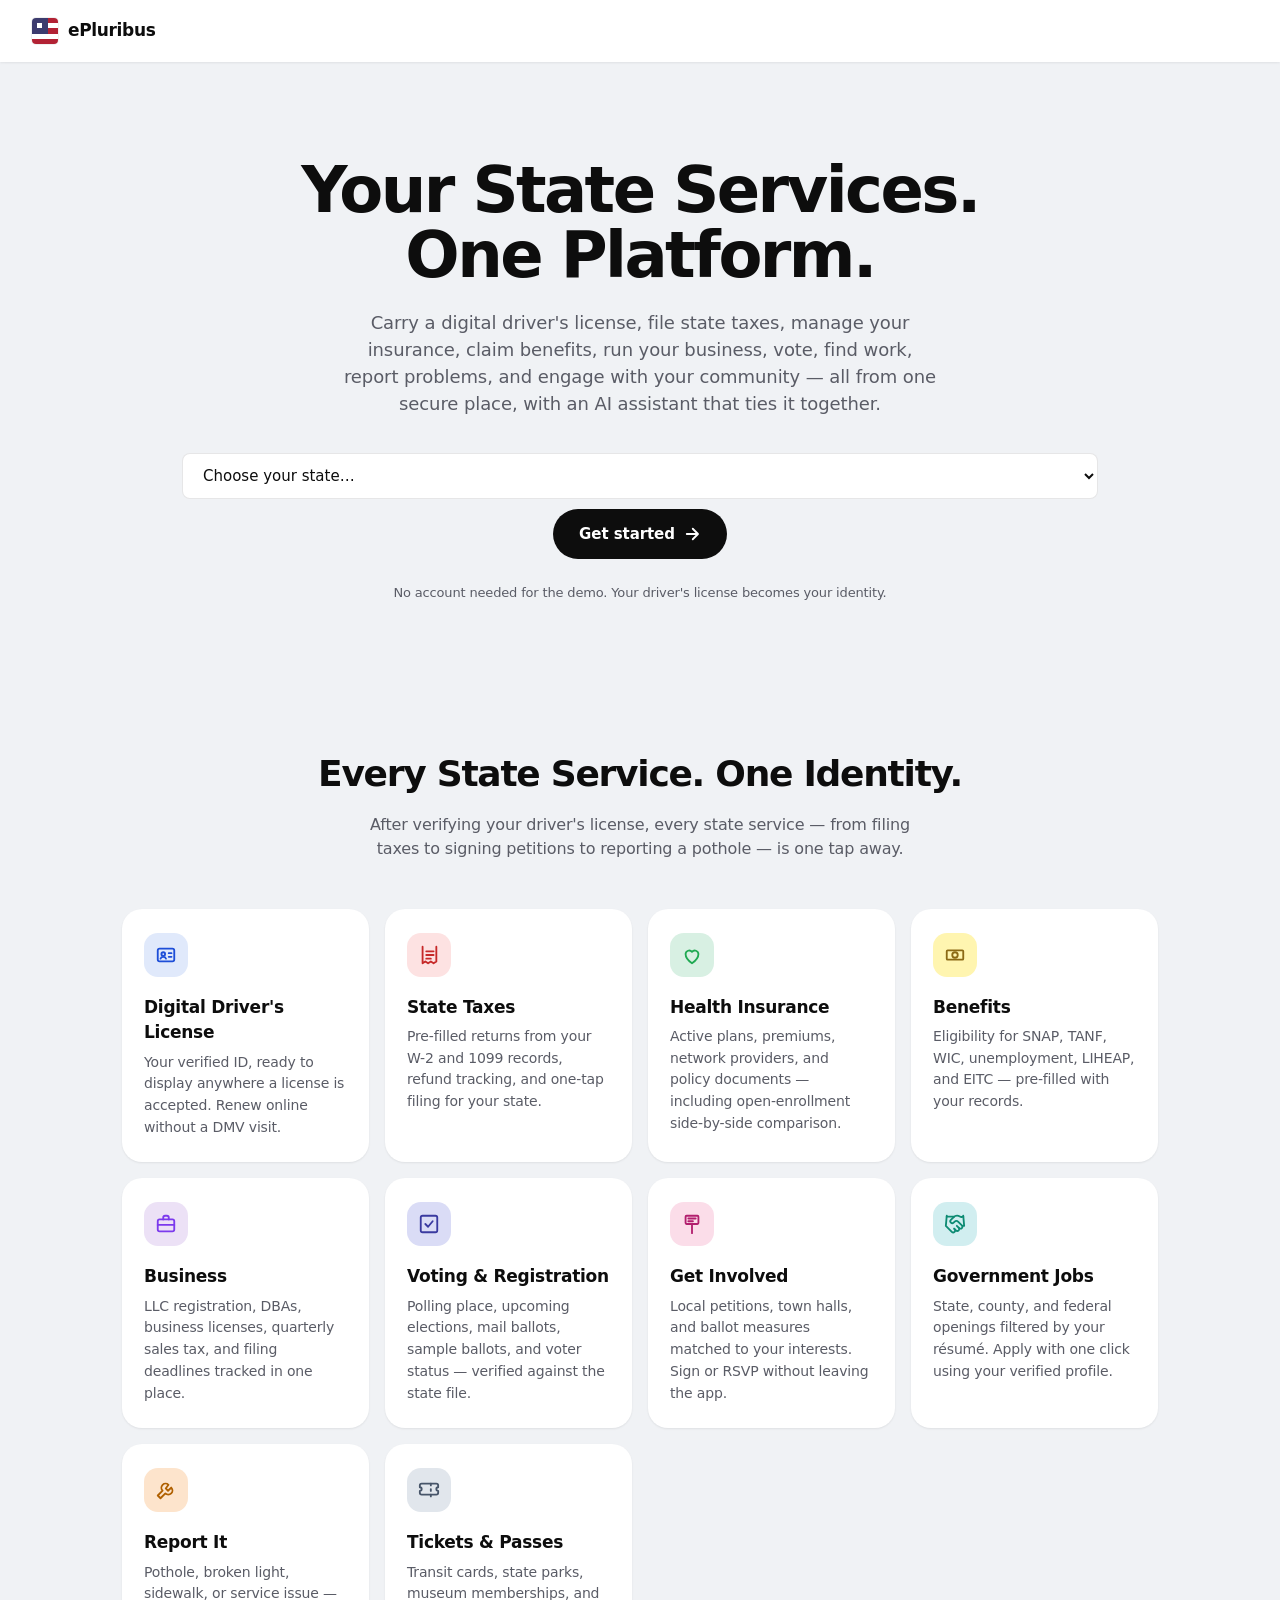
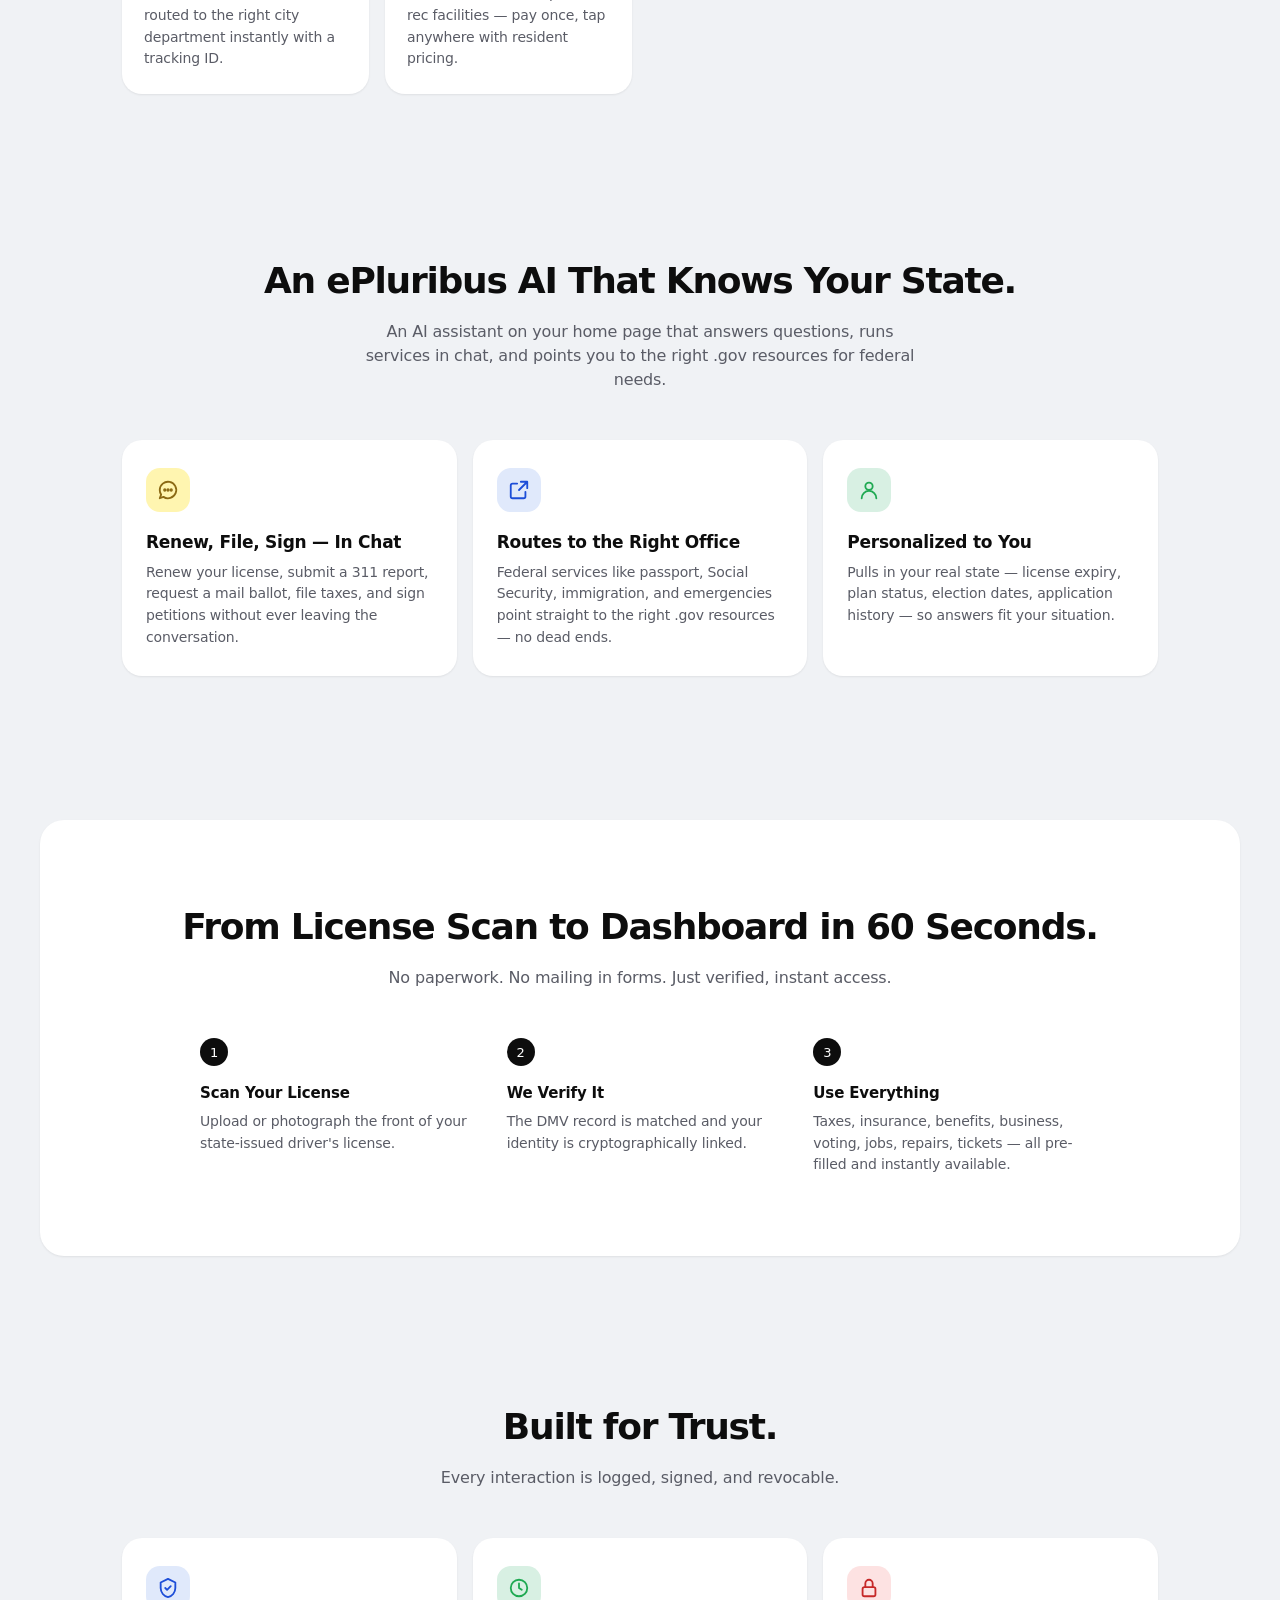
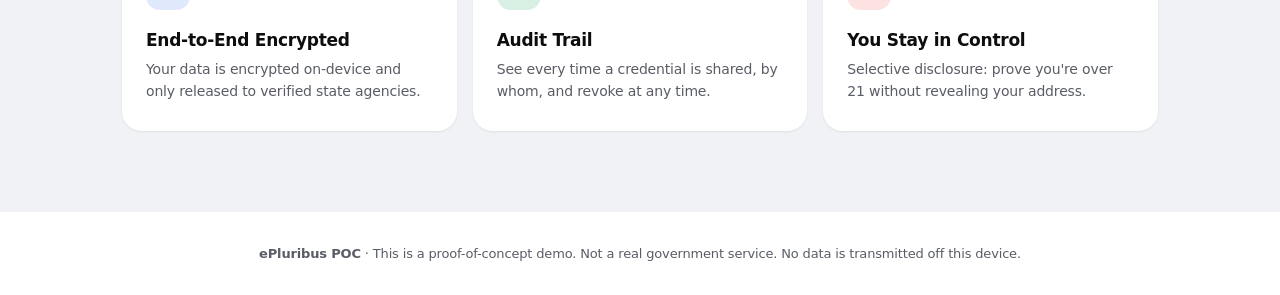
<file: welfare.html>
<!DOCTYPE html>
<html lang="en">
<head>
  <meta charset="UTF-8">
  <meta name="viewport" content="width=device-width, initial-scale=1.0">
  <title>Benefits — ePluribus</title>
  <link rel="stylesheet" href="css/styles.css">
</head>
<body data-page="welfare">
  <div class="app">
    <div id="sidebar-mount"></div>
    <main class="main-content">
      <div class="page-header">
        <div class="page-title">
          <h1>Benefits & Assistance</h1>
          <p>Programs you qualify for, applications in progress, and active benefits.</p>
        </div>
      </div>

      <div class="banner-success">
        <svg width="20" height="20" viewBox="0 0 24 24" fill="none" stroke="currentColor" stroke-width="2.4" stroke-linecap="round" stroke-linejoin="round"><polyline points="20 6 9 17 4 12"/></svg>
        <div>You qualify for <strong>3 additional programs</strong> based on your income, household, and recent filings. Estimated value: <strong>$2,160/year</strong>.</div>
      </div>

      <h2 class="text-xl mb-4 mt-6">Active Benefits</h2>
      <div class="grid-2 mb-6">
        <div class="card">
          <div class="row-between mb-2">
            <div class="card-title">SNAP (CalFresh)</div>
            <span class="badge badge-success"><span class="dot"></span>Active</span>
          </div>
          <p class="text-muted mb-4">Supplemental Nutrition Assistance Program · monthly food benefits.</p>
          <div class="grid-2" style="gap:12px;">
            <div class="info-field"><label>Monthly benefit</label><div class="value">$284</div></div>
            <div class="info-field"><label>Loaded May 1</label><div class="value">$284 / $284</div></div>
            <div class="info-field"><label>EBT card</label><div class="value">···· 4408</div></div>
            <div class="info-field"><label>Recertify by</label><div class="value">Oct 2026</div></div>
          </div>
        </div>

        <div class="card">
          <div class="row-between mb-2">
            <div class="card-title">LIHEAP</div>
            <span class="badge badge-success"><span class="dot"></span>Active</span>
          </div>
          <p class="text-muted mb-4">Low-Income Home Energy Assistance · utility bill credit.</p>
          <div class="grid-2" style="gap:12px;">
            <div class="info-field"><label>Annual credit</label><div class="value">$480</div></div>
            <div class="info-field"><label>Applied to</label><div class="value">SoCal Edison</div></div>
            <div class="info-field"><label>Status</label><div class="value">Credit posted Mar 2026</div></div>
            <div class="info-field"><label>Renews</label><div class="value">Jan 2027</div></div>
          </div>
        </div>
      </div>

      <h2 class="text-xl mb-4">You May Qualify For</h2>
      <div class="grid-2 mb-6">
        <div class="card">
          <div class="row-between mb-2">
            <div class="card-title">Earned Income Tax Credit (EITC)</div>
            <span class="badge badge-info">Eligible</span>
          </div>
          <p class="text-muted mb-4">State + federal credit for low-to-moderate income workers.</p>
          <div class="row-between">
            <div>
              <div class="text-sm text-muted">Estimated credit</div>
              <div class="text-xl">$1,240</div>
            </div>
            <button class="btn btn-primary" onclick="alert('Pre-filled application opened. (Demo)');">Claim now</button>
          </div>
        </div>
        <div class="card">
          <div class="row-between mb-2">
            <div class="card-title">Lifeline (Phone & Internet)</div>
            <span class="badge badge-info">Eligible</span>
          </div>
          <p class="text-muted mb-4">$9.25/month off your phone or broadband bill.</p>
          <div class="row-between">
            <div>
              <div class="text-sm text-muted">Annual savings</div>
              <div class="text-xl">$111</div>
            </div>
            <button class="btn btn-primary" onclick="alert('Pre-filled application opened. (Demo)');">Apply</button>
          </div>
        </div>
        <div class="card">
          <div class="row-between mb-2">
            <div class="card-title">CalWORKs (TANF)</div>
            <span class="badge badge-warning">Partial match</span>
          </div>
          <p class="text-muted mb-4">Cash aid for families with children. Eligibility depends on household details.</p>
          <div class="row-between">
            <div>
              <div class="text-sm text-muted">Estimated benefit</div>
              <div class="text-xl">Varies</div>
            </div>
            <button class="btn btn-secondary">Check eligibility</button>
          </div>
        </div>
        <div class="card">
          <div class="row-between mb-2">
            <div class="card-title">WIC</div>
            <span class="badge badge-neutral">Not eligible</span>
          </div>
          <p class="text-muted mb-4">Nutrition program for pregnant women, infants, and children under 5.</p>
          <div class="row-between">
            <div class="text-sm text-muted">Income within limits, but no qualifying dependents on file.</div>
          </div>
        </div>
      </div>

      <div class="card">
        <div class="card-header"><div class="card-title">All California Assistance Programs</div></div>
        <table class="table">
          <thead><tr><th>Program</th><th>What it covers</th><th>Status</th></tr></thead>
          <tbody>
            <tr><td><strong>SNAP / CalFresh</strong></td><td>Monthly food benefits</td><td><span class="badge badge-success">Active</span></td></tr>
            <tr><td><strong>LIHEAP</strong></td><td>Utility bill assistance</td><td><span class="badge badge-success">Active</span></td></tr>
            <tr><td><strong>EITC</strong></td><td>Low-income tax credit</td><td><span class="badge badge-info">Eligible</span></td></tr>
            <tr><td><strong>Lifeline</strong></td><td>Phone & internet discount</td><td><span class="badge badge-info">Eligible</span></td></tr>
            <tr><td><strong>CalWORKs</strong></td><td>Family cash assistance</td><td><span class="badge badge-warning">Check details</span></td></tr>
            <tr><td><strong>WIC</strong></td><td>Nutrition for women & children</td><td><span class="badge badge-neutral">Not eligible</span></td></tr>
            <tr><td><strong>Medi-Cal</strong></td><td>Free/low-cost health coverage</td><td><span class="badge badge-neutral">Income above threshold</span></td></tr>
            <tr><td><strong>Unemployment Insurance</strong></td><td>Wage replacement if you lose your job</td><td><span class="badge badge-neutral">Not currently filed</span></td></tr>
            <tr><td><strong>SDI / Paid Family Leave</strong></td><td>Disability and family leave wage replacement</td><td><span class="badge badge-info">Pre-enrolled via W-2</span></td></tr>
          </tbody>
        </table>
      </div>
    </main>
  </div>

  <script src="js/app.js"></script>
</body>
</html>
</file>
<file: css/styles.css>
:root {
  /* === Diia-inspired design tokens === */
  /* Pure white tiles floating on cool light gray with soft drop shadows.
     Yellow (#FFD500, the Ukrainian flag yellow) is the bold accent for CTAs;
     true black is the primary action color. Hairline gray borders are
     replaced with elevation shadows. Typography leans bolder and a touch
     larger to match Diia's confident, large-type feel. */

  /* Brand & accent */
  --diia-yellow: #FFD500;
  --diia-yellow-soft: #FFF5B0;
  --diia-yellow-dark: #E6BD00;
  --diia-black: #0d0d0d;
  --diia-black-soft: #2a2a2a;

  /* Surfaces — pure white tiles on a soft cool-gray page bg */
  --bg: #f0f2f5;
  --bg-alt: #e8eaee;
  --surface: #ffffff;
  --surface-1: #ffffff;
  --surface-2: #f7f8fa;
  --surface-3: #eff1f4;

  /* Text */
  --text: #0d0d0d;
  --text-muted: #5a5c66;
  --text-subtle: #9498a4;

  /* Status — bold, Diia-esque */
  --success: #1fa952;
  --warning: #ffa800;
  --danger:  #e03131;

  /* Radii — moderate, not Material-massive */
  --radius-sm: 8px;
  --radius: 14px;
  --radius-lg: 20px;
  --radius-xl: 24px;
  --radius-pill: 999px;

  /* Soft Diia drop shadows — distinct cards floating */
  --shadow-1: 0 1px 2px rgba(15, 17, 26, 0.04), 0 1px 3px rgba(15, 17, 26, 0.04);
  --shadow-2: 0 2px 6px rgba(15, 17, 26, 0.06), 0 8px 16px rgba(15, 17, 26, 0.04);
  --shadow-3: 0 4px 10px rgba(15, 17, 26, 0.06), 0 12px 32px rgba(15, 17, 26, 0.10);
  --shadow-4: 0 8px 16px rgba(15, 17, 26, 0.08), 0 24px 48px rgba(15, 17, 26, 0.12);

  /* Legacy aliases */
  --primary: var(--diia-black);
  --primary-dark: #000000;
  --primary-light: var(--diia-black-soft);
  --accent: var(--diia-yellow);
  --gold: var(--diia-yellow);
  --border: rgba(15, 17, 26, 0.06);
  --border-strong: rgba(15, 17, 26, 0.10);
  --shadow-sm: var(--shadow-1);
  --shadow:    var(--shadow-2);
  --shadow-lg: var(--shadow-3);
}

* { box-sizing: border-box; margin: 0; padding: 0; }
html, body { height: 100%; }

body {
  font-family: "e-Ukraine", "Inter", -apple-system, BlinkMacSystemFont, "Segoe UI", Roboto, system-ui, sans-serif;
  background: var(--bg);
  color: var(--text);
  line-height: 1.5;
  -webkit-font-smoothing: antialiased;
  letter-spacing: -0.01em;
}

a { color: var(--text); text-decoration: none; }
a:hover { color: var(--primary); }

/* === Top Nav (landing/scan) === */
.topnav {
  display: flex;
  align-items: center;
  justify-content: space-between;
  padding: 18px 32px;
  background: var(--surface);
  backdrop-filter: saturate(140%) blur(8px);
  -webkit-backdrop-filter: saturate(140%) blur(8px);
  border-bottom: none;
  box-shadow: var(--shadow-1);
  position: sticky;
  top: 0;
  z-index: 20;
}
.brand {
  display: flex;
  align-items: center;
  gap: 10px;
  font-weight: 600;
  font-size: 17px;
  color: var(--text);
  letter-spacing: -0.02em;
}
.brand-mark {
  width: 26px;
  height: 26px;
  flex-shrink: 0;
  border-radius: 4px;
  overflow: hidden;
  box-shadow: 0 0 0 1px rgba(0,0,0,0.06);
}
.brand-mark svg {
  display: block;
  width: 100%;
  height: 100%;
  shape-rendering: crispEdges;
}
.brand-state {
  color: var(--license-accent, var(--text-muted));
  font-weight: 700;
  font-size: 14px;
  letter-spacing: 0.04em;
  margin-left: 2px;
  padding: 1px 6px;
  border-radius: 4px;
  background: color-mix(in srgb, var(--license-accent, var(--text)) 14%, transparent);
}
.topnav-links { display: flex; gap: 28px; }
.topnav-links a { color: var(--text-muted); font-weight: 500; font-size: 14px; }
.topnav-links a:hover { color: var(--text); }

/* === Buttons === Diia-style: bold black primary, yellow accent CTA */
.btn {
  display: inline-flex;
  align-items: center;
  justify-content: center;
  gap: 8px;
  padding: 12px 22px;
  border: none;
  border-radius: var(--radius-pill);
  font: inherit;
  font-weight: 600;
  font-size: 14px;
  cursor: pointer;
  transition: background 0.15s ease, box-shadow 0.18s ease, transform 0.18s ease, color 0.15s ease;
  text-decoration: none;
  white-space: nowrap;
  letter-spacing: -0.005em;
}
.btn:hover { text-decoration: none; }
.btn-primary { background: var(--diia-black); color: white; }
.btn-primary:hover { background: #000; box-shadow: var(--shadow-2); }
.btn-secondary {
  background: var(--surface);
  color: var(--text);
  box-shadow: var(--shadow-1);
}
.btn-secondary:hover { box-shadow: var(--shadow-2); transform: translateY(-1px); }
.btn-ghost { background: transparent; color: var(--text); font-weight: 500; }
.btn-ghost:hover { background: var(--surface-2); }
/* Bold yellow CTA — use for the most important call-to-action on a screen */
.btn-accent { background: var(--license-accent, #c9a227); color: white; }
.btn-accent:hover {
  background: color-mix(in srgb, var(--license-accent, #c9a227) 88%, black);
  box-shadow: var(--shadow-2);
}
.btn-lg { padding: 14px 26px; font-size: 15px; }
.btn-block { width: 100%; }

/* === Hero === */
.hero {
  padding: 96px 32px 64px;
  max-width: 980px;
  margin: 0 auto;
  text-align: center;
}
.hero-eyebrow {
  display: inline-block;
  padding: 6px 14px;
  background: color-mix(in srgb, var(--license-accent, #c9a227) 22%, white);
  color: color-mix(in srgb, var(--license-accent, #c9a227) 70%, var(--diia-black));
  border-radius: var(--radius-pill);
  font-weight: 700;
  font-size: 12px;
  letter-spacing: 0.02em;
  text-transform: uppercase;
  margin-bottom: 24px;
  border: none;
}
.hero h1 {
  font-size: 64px;
  line-height: 1.02;
  font-weight: 800;
  letter-spacing: -0.04em;
  margin-bottom: 20px;
  color: var(--text);
}
.hero-sub {
  font-size: 18px;
  color: var(--text-muted);
  max-width: 600px;
  margin: 0 auto 36px;
  letter-spacing: -0.005em;
}
.hero-cta {
  display: flex;
  gap: 10px;
  justify-content: center;
  flex-wrap: wrap;
  align-items: center;
}
.state-select {
  padding: 12px 16px;
  font-size: 15px;
  border-radius: var(--radius-sm);
  border: 1px solid var(--border-strong);
  background: white;
  font-family: inherit;
  min-width: 240px;
  cursor: pointer;
  transition: border-color 0.15s ease;
}
.state-select:hover { border-color: var(--text); }

/* === Features Grid === */
.features {
  padding: 80px 32px;
  max-width: 1100px;
  margin: 0 auto;
}
.features-grid {
  display: grid;
  grid-template-columns: repeat(auto-fit, minmax(240px, 1fr));
  gap: 16px;
  margin-top: 48px;
  background: transparent;
  border: none;
  border-radius: 0;
  overflow: visible;
}
.feature-card {
  background: var(--surface);
  padding: 28px 24px;
  border-radius: var(--radius-lg);
  border: none;
  box-shadow: var(--shadow-1);
  transition: box-shadow 0.18s ease, transform 0.18s ease;
}
.feature-card:hover { box-shadow: var(--shadow-3); transform: translateY(-2px); background: var(--surface); }

.features-grid.features-grid-flow {
  gap: 16px;
  grid-template-columns: repeat(auto-fit, minmax(208px, 1fr));
}
.features-grid.features-grid-flow .feature-card { padding: 24px 22px; }
.feature-icon {
  width: 44px;
  height: 44px;
  border-radius: 14px;
  display: grid;
  place-items: center;
  margin-bottom: 18px;
  background: color-mix(in srgb, var(--license-accent, #c9a227) 18%, white);
  color: color-mix(in srgb, var(--license-accent, #c9a227) 70%, var(--diia-black));
  border: none;
}
.feature-icon.blue   { background: #e0e9fb; color: #1d4ed8; }
.feature-icon.red    { background: #fde2e2; color: #c62828; }
.feature-icon.green  { background: #d8f0e3; color: #1fa952; }
.feature-icon.gold   { background: #fff5b0; color: #8b6914; }
.feature-icon.purple { background: #ece1f6; color: #7c3aed; }
.feature-icon.teal   { background: #d1eef0; color: #0d8b73; }
.feature-icon.amber  { background: #fde4cc; color: #b06000; }
.feature-icon.rose   { background: #fbdde9; color: #b21f6e; }
.feature-icon.indigo { background: #dadcf6; color: #3a3aa0; }
.feature-icon.slate  { background: #e1e6ec; color: #475569; }
.feature-card h3 {
  font-size: 17px;
  font-weight: 700;
  margin-bottom: 6px;
  letter-spacing: -0.015em;
}
.feature-card p {
  color: var(--text-muted);
  font-size: 14px;
  line-height: 1.55;
}

.section-title {
  font-size: 36px;
  font-weight: 800;
  letter-spacing: -0.035em;
  text-align: center;
  margin-bottom: 12px;
  color: var(--text);
}
.section-sub {
  text-align: center;
  color: var(--text-muted);
  font-size: 16px;
  max-width: 560px;
  margin: 0 auto;
}

/* === How it works === */
.howit {
  background: var(--surface);
  padding: 80px 32px;
  border-top: none;
  border-bottom: none;
  box-shadow: var(--shadow-1);
  border-radius: var(--radius-xl);
  margin: 64px 24px;
  max-width: 1200px;
  margin-left: auto;
  margin-right: auto;
}
.howit-grid {
  max-width: 880px;
  margin: 48px auto 0;
  display: grid;
  grid-template-columns: repeat(3, 1fr);
  gap: 40px;
}
.howit-step .step-num {
  width: 28px; height: 28px;
  border-radius: 50%;
  background: var(--text);
  color: white;
  display: grid; place-items: center;
  font-weight: 500;
  font-size: 13px;
  margin-bottom: 16px;
}
.howit-step h4 {
  font-size: 15px;
  font-weight: 600;
  margin-bottom: 6px;
  letter-spacing: -0.01em;
}
.howit-step p { color: var(--text-muted); font-size: 14px; line-height: 1.55; }

footer {
  padding: 32px;
  text-align: center;
  color: var(--text-muted);
  font-size: 13px;
  background: white;
  border-top: 1px solid var(--border);
}

/* === Scan Page === */
.scan-page {
  max-width: 720px;
  margin: 64px auto;
  padding: 0 24px;
}
.scan-steps {
  display: flex;
  justify-content: center;
  gap: 20px;
  margin-bottom: 36px;
  flex-wrap: wrap;
}
.scan-step-indicator {
  display: flex;
  align-items: center;
  gap: 10px;
  color: var(--text-subtle);
  font-weight: 500;
  font-size: 13px;
}
.scan-step-indicator .num {
  width: 22px;
  height: 22px;
  border-radius: 50%;
  background: var(--bg-alt);
  display: grid;
  place-items: center;
  font-weight: 600;
  font-size: 11px;
  border: 1px solid var(--border);
}
.scan-step-indicator.active { color: var(--text); }
.scan-step-indicator.active .num { background: var(--text); color: white; border-color: var(--text); }
.scan-step-indicator.done .num { background: var(--success); color: white; border-color: var(--success); }

.scan-card {
  background: white;
  border-radius: var(--radius-xl);
  padding: 40px;
  border: 1px solid var(--border);
}
.scan-card h2 {
  font-size: 24px;
  font-weight: 600;
  margin-bottom: 8px;
  letter-spacing: -0.02em;
}
.scan-card .lead { color: var(--text-muted); margin-bottom: 28px; font-size: 15px; }

.dropzone {
  border: 1px dashed var(--border-strong);
  border-radius: var(--radius-lg);
  padding: 56px 32px;
  text-align: center;
  cursor: pointer;
  transition: border-color 0.15s ease, background 0.15s ease;
  background: var(--bg);
}
.dropzone:hover, .dropzone.drag {
  border-color: var(--text);
  background: var(--bg-alt);
}
.dropzone-icon {
  width: 44px;
  height: 44px;
  margin: 0 auto 14px;
  background: white;
  border-radius: 10px;
  display: grid;
  place-items: center;
  color: var(--text);
  border: 1px solid var(--border);
}
.dropzone h3 { font-size: 15px; font-weight: 600; margin-bottom: 4px; letter-spacing: -0.01em; }
.dropzone p { color: var(--text-muted); font-size: 13px; }

.scan-or {
  text-align: center;
  margin: 24px 0;
  color: var(--text-subtle);
  font-size: 11px;
  text-transform: uppercase;
  letter-spacing: 0.12em;
  position: relative;
}
.scan-or::before, .scan-or::after {
  content: "";
  position: absolute;
  top: 50%;
  width: 42%;
  height: 1px;
  background: var(--border);
}
.scan-or::before { left: 0; }
.scan-or::after { right: 0; }

/* === Scan animation === */
.scan-progress { text-align: center; padding: 20px 0; }
.scan-anim {
  width: 280px;
  height: 170px;
  background: linear-gradient(135deg, #0b3d91 0%, #1e3a8a 60%, #0a0a0a 100%);
  border-radius: 12px;
  margin: 0 auto 24px;
  position: relative;
  overflow: hidden;
}
.scan-anim::before {
  content: "";
  position: absolute;
  inset: 12px;
  border: 1px dashed rgba(255,255,255,0.25);
  border-radius: 6px;
}
.scan-anim::after {
  content: "";
  position: absolute;
  top: 0; left: 0; right: 0;
  height: 2px;
  background: linear-gradient(90deg, transparent, rgba(255,255,255,0.9), transparent);
  box-shadow: 0 0 16px rgba(255,255,255,0.5);
  animation: scan 2s linear infinite;
}
@keyframes scan {
  0%   { top: 0; opacity: 1; }
  50%  { top: calc(100% - 2px); opacity: 1; }
  51%  { opacity: 0; }
  100% { top: 0; opacity: 0; }
}
.progress-bar {
  width: 100%;
  height: 4px;
  background: var(--bg-alt);
  border-radius: 100px;
  overflow: hidden;
  margin: 16px 0 8px;
}
.progress-fill {
  height: 100%;
  background: var(--text);
  border-radius: 100px;
  width: 0;
  transition: width 0.4s ease;
}
.scan-status {
  color: var(--text-muted);
  font-size: 13px;
}

/* Each info-field is its own white tile; container is transparent. */
.scanned-info {
  display: flex;
  flex-wrap: wrap;
  gap: 8px;
  margin: 20px 0;
  background: transparent;
  border: none;
  border-radius: 0;
  overflow: visible;
}
.info-field {
  background: var(--surface-2);
  padding: 14px 16px;
  border-radius: var(--radius);
  flex: 1 1 calc(50% - 4px);
  min-width: 200px;
}
.info-field.full { flex-basis: 100%; }
.info-field label {
  display: block;
  font-size: 11px;
  color: var(--text-muted);
  font-weight: 500;
  text-transform: uppercase;
  letter-spacing: 0.06em;
  margin-bottom: 4px;
}
.info-field .value { font-weight: 500; font-size: 14px; }

/* === Dashboard / app shell === */
.app {
  display: grid;
  grid-template-columns: 64px 1fr;
  min-height: 100vh;
}
.sidebar {
  background: var(--surface);
  border-right: none;
  display: flex;
  flex-direction: column;
  padding: 18px 12px;
  position: sticky;
  top: 0;
  height: 100vh;
  width: 72px;
  overflow: hidden;
  z-index: 50;
  box-shadow: var(--shadow-1);
  transition: width 0.2s ease, box-shadow 0.2s ease;
}
.sidebar:hover {
  width: 240px;
  box-shadow: var(--shadow-3);
}
.sidebar .brand span,
.sidebar nav a span,
.user-info,
.sidebar .signout {
  opacity: 0;
  transition: opacity 0.12s ease;
  pointer-events: none;
}
.sidebar:hover .brand span,
.sidebar:hover nav a span,
.sidebar:hover .user-info,
.sidebar:hover .signout {
  opacity: 1;
  pointer-events: auto;
}
/* Labels shrink to fit whatever flex space is available — at sidebar width
   64px, min-width:0 lets them collapse to 0 (icon visible alone); at 232px
   they expand to text width. white-space:nowrap prevents long labels from
   wrapping to multiple lines (which would inflate row height). The layout
   stays stable across hover, so only width + opacity transition. */
.sidebar .brand > span,
.sidebar nav a > span,
.user-info {
  min-width: 0;
  overflow: hidden;
  white-space: nowrap;
}
.sidebar .brand { padding: 4px 11px 12px; }
.sidebar nav { flex: 1; }
.sidebar nav a {
  display: flex;
  align-items: center;
  gap: 14px;
  padding: 10px 14px;
  border-radius: var(--radius-pill);
  color: var(--text-muted);
  font-weight: 600;
  font-size: 14px;
  margin-bottom: 2px;
  transition: background 0.15s ease, color 0.15s ease;
  letter-spacing: -0.005em;
}
.sidebar nav a:hover { background: var(--surface-2); color: var(--text); text-decoration: none; }
.sidebar nav a.active {
  background: color-mix(in srgb, var(--license-accent, #c9a227) 22%, white);
  color: color-mix(in srgb, var(--license-accent, #c9a227) 70%, var(--diia-black));
  font-weight: 700;
  box-shadow: none;
  border: none;
}
.sidebar nav a.active svg { color: color-mix(in srgb, var(--license-accent, #c9a227) 70%, var(--diia-black)); opacity: 1; }
.sidebar nav a svg { flex-shrink: 0; opacity: 0.9; }

.user-card {
  background: var(--surface-2);
  border: none;
  border-radius: var(--radius);
  padding: 10px;
  display: flex;
  align-items: center;
  gap: 10px;
  transition: background 0.15s ease, border-color 0.15s ease, padding 0.15s ease;
}
.sidebar:not(:hover) .user-card {
  background: transparent;
  border-color: transparent;
  padding: 4px 9px;
}
.avatar {
  width: 30px;
  height: 30px;
  border-radius: 50%;
  background: linear-gradient(135deg,
    var(--license-deep, var(--text)) 0%,
    var(--license-accent, var(--text)) 100%);
  color: white;
  box-shadow: inset 0 1px 0 rgba(255,255,255,0.18);
  display: grid;
  place-items: center;
  font-weight: 600;
  font-size: 12px;
  flex-shrink: 0;
}
.user-info { flex: 1; min-width: 0; }
.user-info .name {
  font-weight: 500;
  font-size: 13px;
  overflow: hidden;
  text-overflow: ellipsis;
  white-space: nowrap;
}
.user-info .state {
  font-size: 12px;
  color: var(--text-muted);
  display: flex;
  align-items: center;
  gap: 6px;
}
.state-flag-chip {
  display: inline-block;
  width: 22px;
  height: 14px;
  flex-shrink: 0;
  border-radius: 2px;
  background-size: cover;
  background-position: center;
  background-color: var(--bg-alt);
  box-shadow: 0 0 0 1px rgba(0,0,0,0.10), 0 1px 1px rgba(0,0,0,0.06);
}

.main-content {
  padding: 36px 44px 60px;
  max-width: 1200px;
  width: 100%;
  position: relative;
  isolation: isolate;
}
.main-content::before {
  content: "";
  position: absolute;
  top: 0;
  left: 0;
  right: 0;
  height: 3px;
  background: var(--license-accent, var(--border));
  z-index: 1;
}
.page-header {
  display: flex;
  align-items: flex-end;
  justify-content: space-between;
  margin-bottom: 32px;
  gap: 20px;
  flex-wrap: wrap;
}
.page-title h1 {
  font-size: 26px;
  letter-spacing: -0.025em;
  font-weight: 600;
}
.page-title p { color: var(--text-muted); margin-top: 4px; font-size: 14px; }

/* === Cards & layout === */
.card {
  background: var(--surface);
  border-radius: var(--radius-lg);
  padding: 24px;
  border: none;
  box-shadow: var(--shadow-1);
}
.card-header {
  display: flex;
  align-items: center;
  justify-content: space-between;
  margin-bottom: 16px;
}
.card-title { font-size: 14px; font-weight: 600; letter-spacing: -0.005em; }
.card-link { font-size: 13px; color: var(--text-muted); }
.card-link:hover { color: var(--text); }

.grid-2 { display: grid; grid-template-columns: repeat(2, 1fr); gap: 16px; }
.grid-3 { display: grid; grid-template-columns: repeat(3, 1fr); gap: 14px; }
.grid-4 { display: grid; grid-template-columns: repeat(4, 1fr); gap: 12px; }
@media (max-width: 900px) {
  .grid-2, .grid-3, .grid-4 { grid-template-columns: 1fr; }
}

.stat {
  background: var(--surface);
  padding: 18px 20px;
  border-radius: var(--radius);
  border: none;
  box-shadow: var(--shadow-1);
}
.stat-label { font-size: 12px; color: var(--text-muted); font-weight: 500; text-transform: uppercase; letter-spacing: 0.04em; }
.stat-value {
  font-size: 28px;
  font-weight: 700;
  margin-top: 6px;
  letter-spacing: -0.03em;
}
.stat-trend {
  font-size: 12px;
  font-weight: 500;
  margin-top: 4px;
  display: inline-flex;
  align-items: center;
  gap: 4px;
}
.stat-trend.up { color: var(--success); }
.stat-trend.down { color: var(--danger); }

/* === Service cards (dashboard) === */
.services {
  display: grid;
  grid-template-columns: repeat(auto-fit, minmax(220px, 1fr));
  gap: 12px;
}
.service-card {
  background: var(--surface);
  padding: 22px;
  border-radius: var(--radius-lg);
  border: none;
  box-shadow: var(--shadow-1);
  cursor: pointer;
  transition: box-shadow 0.18s ease, transform 0.18s ease;
  display: block;
  color: inherit;
}
.service-card:hover {
  box-shadow: var(--shadow-3);
  transform: translateY(-2px);
  text-decoration: none;
}
.service-icon {
  width: 44px;
  height: 44px;
  border-radius: 14px;
  display: grid;
  place-items: center;
  margin-bottom: 18px;
  /* Default falls back to a soft tint of the citizen's state-themed accent */
  background: color-mix(in srgb, var(--license-accent, #c9a227) 18%, white);
  color: color-mix(in srgb, var(--license-accent, #c9a227) 70%, var(--diia-black));
  border: none;
}
.service-icon.blue   { background: #e0e9fb; color: #1d4ed8; }
.service-icon.red    { background: #fde2e2; color: #c62828; }
.service-icon.green  { background: #d8f0e3; color: #1fa952; }
.service-icon.gold   { background: #fff5b0; color: #8b6914; }
.service-icon.purple { background: #ece1f6; color: #7c3aed; }
.service-icon.teal   { background: #d1eef0; color: #0d8b73; }
.service-icon.amber  { background: #fde4cc; color: #b06000; }
.service-icon.rose   { background: #fbdde9; color: #b21f6e; }
.service-icon.indigo { background: #dadcf6; color: #3a3aa0; }
.service-icon.slate  { background: #e1e6ec; color: #475569; }
.service-card h3 {
  font-size: 16px;
  font-weight: 700;
  margin-bottom: 4px;
  letter-spacing: -0.015em;
}
.service-card p { color: var(--text-muted); font-size: 13px; line-height: 1.5; }

/* === Digital License Card === */
.license-wrap {
  display: flex;
  flex-direction: column;
  align-items: flex-start;
  gap: 20px;
}
.license-card {
  width: 100%;
  max-width: 520px;
  aspect-ratio: 1.586 / 1;
  border-radius: 16px;
  background:
    radial-gradient(circle at 12% -10%, rgba(180, 200, 255, 0.14) 0%, transparent 45%),
    radial-gradient(circle at 95% 105%, rgba(0, 0, 20, 0.55) 0%, transparent 55%),
    repeating-linear-gradient(22deg, transparent 0 6px, rgba(255,255,255,0.025) 6px 7px),
    linear-gradient(135deg, var(--license-deep, #0a1138) 0%, #06092a 100%);
  color: white;
  padding: 22px 24px;
  position: relative;
  box-shadow:
    inset 0 1px 0 rgba(255,255,255,0.10),
    inset 0 -1px 0 rgba(0,0,0,0.30),
    0 1px 2px rgba(15,23,42,0.20),
    0 12px 32px rgba(11,61,145,0.22),
    0 24px 60px rgba(15,23,42,0.22);
  overflow: hidden;
  font-family: -apple-system, "Segoe UI", sans-serif;
  transition: transform 0.2s ease, box-shadow 0.2s ease;
  isolation: isolate;
}
.license-card:hover {
  transform: translateY(-2px);
  box-shadow:
    inset 0 1px 0 rgba(255,255,255,0.10),
    inset 0 -1px 0 rgba(0,0,0,0.30),
    0 1px 2px rgba(15,23,42,0.20),
    0 18px 40px rgba(11,61,145,0.28),
    0 32px 80px rgba(15,23,42,0.28);
}
.license-card::before {
  content: "";
  position: absolute;
  top: -40%; right: -20%;
  width: 360px; height: 360px;
  background: radial-gradient(circle, rgba(255,255,255,0.08) 0%, transparent 60%);
  pointer-events: none;
  z-index: 1;
}
.license-card::after {
  content: "";
  position: absolute;
  bottom: -50%; left: -20%;
  width: 280px; height: 280px;
  background: radial-gradient(circle, rgba(200,16,46,0.10) 0%, transparent 60%);
  pointer-events: none;
  z-index: 1;
}

.license-glyph {
  position: absolute;
  inset: 0;
  background-size: cover;
  background-position: center;
  background-repeat: no-repeat;
  opacity: 0.55;
  pointer-events: none;
  z-index: 0;
  border-radius: inherit;
  filter: saturate(0.85);
}
.license-scrim {
  position: absolute;
  inset: 0;
  border-radius: inherit;
  pointer-events: none;
  z-index: 1;
  background:
    linear-gradient(180deg,
      rgba(8, 12, 35, 0.35) 0%,
      rgba(8, 12, 35, 0.05) 18%,
      rgba(8, 12, 35, 0.05) 50%,
      rgba(8, 12, 35, 0.65) 100%);
}

.license-state {
  font-size: 14px;
  font-weight: 600;
  text-transform: uppercase;
  letter-spacing: 0.10em;
  position: relative;
  z-index: 2;
  display: inline-block;
  padding-bottom: 3px;
  border-bottom: 1px solid var(--license-accent, rgba(255,255,255,0.4));
}
.license-type {
  font-size: 10px;
  opacity: 0.7;
  text-transform: uppercase;
  letter-spacing: 0.14em;
  margin-top: 4px;
  font-weight: 500;
  position: relative;
  z-index: 2;
}

.passport-flag {
  position: absolute;
  top: 18px;
  right: 22px;
  width: 38px;
  height: 20px;
  border-radius: 2px;
  overflow: hidden;
  box-shadow: 0 1px 2px rgba(0,0,0,0.35), inset 0 0 0 0.5px rgba(0,0,0,0.15);
  z-index: 2;
}

.license-portrait {
  width: 78px;
  height: 96px;
  border-radius: 6px;
  background: linear-gradient(180deg,
    color-mix(in srgb, var(--license-accent, #c9a227) 28%, #2a3548) 0%,
    #1a2236 100%);
  position: absolute;
  top: 96px; left: 24px;
  display: grid;
  place-items: center;
  font-size: 24px;
  font-weight: 600;
  color: rgba(255,255,255,0.92);
  letter-spacing: 0.05em;
  box-shadow:
    inset 0 0 0 1px rgba(255,255,255,0.18),
    inset 0 -16px 24px rgba(0,0,0,0.30),
    0 1px 2px rgba(0,0,0,0.35);
  z-index: 3;
  text-shadow: 0 1px 2px rgba(0,0,0,0.4);
}

.license-fields {
  position: absolute;
  top: 96px;
  left: 116px;
  right: 24px;
  z-index: 3;
}
.license-name {
  font-size: 18px;
  font-weight: 600;
  letter-spacing: 0.02em;
  margin-bottom: 2px;
  white-space: nowrap;
  overflow: hidden;
  text-overflow: ellipsis;
  color: rgba(255,255,255,0.96);
  text-shadow: 0 1px 0 rgba(0,0,0,0.30), 0 0 1px rgba(255,255,255,0.12);
}
.license-address {
  font-size: 14px;
  font-weight: 500;
  letter-spacing: 0.05em;
  color: rgba(255,255,255,0.72);
  margin-bottom: 12px;
  white-space: nowrap;
  overflow: hidden;
  text-overflow: ellipsis;
  font-family: ui-monospace, "SF Mono", Menlo, Consolas, monospace;
}
/* Meta fields fill the empty bottom half of the card in a 4-column grid.
   minmax(0, 1fr) forces truly equal columns regardless of content width
   (otherwise long labels like "Date of Birth" can stretch their cell). */
.license-meta {
  position: absolute;
  left: 24px;
  right: 24px;
  bottom: 22px;
  z-index: 3;
  display: grid;
  grid-template-columns: repeat(4, minmax(0, 1fr));
  gap: 18px 24px;
}
.license-meta > div { line-height: 1.15; min-width: 0; }
.license-meta span {
  display: block;
  font-size: 9px;
  letter-spacing: 0.14em;
  text-transform: uppercase;
  opacity: 0.6;
  margin-bottom: 4px;
  font-weight: 500;
  color: rgba(255,255,255,0.95);
}
.license-meta strong {
  display: block;
  font-size: 14px;
  font-weight: 600;
  letter-spacing: 0.02em;
  color: rgba(255,255,255,0.96);
  font-feature-settings: "tnum";
  white-space: nowrap;
}

.license-num-line {
  margin-top: 6px;
  display: flex;
  align-items: baseline;
  gap: 8px;
}
.license-num-line span {
  font-size: 9px;
  letter-spacing: 0.20em;
  text-transform: uppercase;
  opacity: 0.65;
  font-weight: 600;
  color: rgba(255,255,255,0.85);
}
.license-num-line strong {
  font-size: 14px;
  font-weight: 600;
  letter-spacing: 0.02em;
  color: rgba(255,255,255,0.96);
  font-feature-settings: "tnum";
  white-space: nowrap;
}

/* Flip mechanics: front + back card share the .license-card styling but
   sit absolutely inside the .license-flip-inner; on .flipped the inner
   rotates 180deg around Y, swapping which face is visible. */
.license-flip {
  width: 100%;
  max-width: 520px;
  aspect-ratio: 1.586 / 1;
  perspective: 1400px;
  position: relative;
}
.license-flip-inner {
  position: relative;
  width: 100%;
  height: 100%;
  transform-style: preserve-3d;
  transition: transform 0.75s cubic-bezier(0.4, 0.0, 0.2, 1);
}
.license-flip.flipped .license-flip-inner {
  transform: rotateY(180deg);
}
.license-flip > .license-flip-inner > .license-card {
  position: absolute;
  inset: 0;
  width: 100%;
  height: 100%;
  max-width: none;
  aspect-ratio: auto;
  margin: 0;
  -webkit-backface-visibility: hidden;
  backface-visibility: hidden;
}
.license-flip.flipped .license-front { pointer-events: none; }
.license-flip:not(.flipped) .license-back { pointer-events: none; }

/* Back face — simplified, dark blue, QR centered. */
.license-card.license-back {
  transform: rotateY(180deg);
  background:
    radial-gradient(circle at 20% 0%, rgba(180, 200, 255, 0.10) 0%, transparent 55%),
    linear-gradient(135deg, #0c2a6b 0%, #051538 100%);
  display: grid;
  place-items: center;
  padding: 24px;
  font-family: -apple-system, "Segoe UI", sans-serif;
}
.license-back-content {
  display: flex;
  flex-direction: column;
  align-items: center;
  gap: 10px;
  position: relative;
  z-index: 4;
  text-align: center;
  color: white;
}
.license-back-state {
  font-size: 12px;
  font-weight: 600;
  text-transform: uppercase;
  letter-spacing: 0.20em;
  opacity: 0.88;
}
.license-back-label {
  font-size: 10px;
  opacity: 0.55;
  text-transform: uppercase;
  letter-spacing: 0.18em;
  font-weight: 500;
  margin-top: -6px;
}
.license-qr-large {
  width: 168px;
  height: 168px;
  background: white;
  border-radius: 10px;
  padding: 8px;
  box-shadow:
    0 8px 28px rgba(0,0,0,0.45),
    inset 0 1px 0 rgba(255,255,255,0.6);
  display: grid;
  place-items: center;
  margin-top: 4px;
}
.license-qr-large img {
  width: 100%;
  height: 100%;
  display: block;
  border-radius: 4px;
}

.license-shine {
  position: absolute;
  inset: 0;
  border-radius: inherit;
  pointer-events: none;
  background: linear-gradient(115deg,
    transparent 35%,
    rgba(255,255,255,0.18) 50%,
    transparent 65%);
  transform: translateX(-150%);
  opacity: 0;
  z-index: 5;
}
@media (prefers-reduced-motion: no-preference) {
  @keyframes license-sheen {
    0%   { transform: translateX(-150%); opacity: 0; }
    25%  { opacity: 1; }
    75%  { opacity: 1; }
    100% { transform: translateX(150%); opacity: 0; }
  }
  .license-card:hover .license-shine {
    animation: license-sheen 1.4s ease;
  }
}

.renewal-pane {
  background: var(--bg);
  border: 1px solid var(--border);
  border-radius: var(--radius);
  padding: 22px;
}

.license-actions { display: flex; gap: 10px; margin-top: 20px; flex-wrap: wrap; }

/* === Wallet tabs + document panels === */
.doc-tabs {
  display: flex;
  flex-wrap: wrap;
  gap: 6px;
  margin-bottom: 24px;
}
.doc-tab {
  display: inline-flex;
  align-items: center;
  gap: 8px;
  font: inherit;
  font-size: 13px;
  font-weight: 500;
  padding: 8px 14px;
  border-radius: 100px;
  border: 1px solid var(--border-strong);
  background: white;
  color: var(--text-muted);
  cursor: pointer;
  transition: border-color 0.15s ease, color 0.15s ease, background 0.15s ease;
  letter-spacing: -0.005em;
}
.doc-tab:hover { border-color: var(--text); color: var(--text); }
.doc-tab.active {
  background: var(--text);
  border-color: var(--text);
  color: white;
}
.doc-tab svg { flex-shrink: 0; }

.doc-panel { animation: doc-fade-in 0.18s ease; }
.doc-panel[hidden] { display: none; }
@keyframes doc-fade-in {
  from { opacity: 0; transform: translateY(4px); }
  to { opacity: 1; transform: none; }
}

/* Generic doc-card chassis. Each doc-card variant overrides the background
   and inner layout; sizing/aspect/shadow are shared. */
.doc-card {
  width: 100%;
  max-width: 520px;
  aspect-ratio: 1.586 / 1;
  border-radius: 16px;
  padding: 22px 24px;
  position: relative;
  overflow: hidden;
  font-family: -apple-system, "Segoe UI", sans-serif;
  box-shadow:
    0 1px 2px rgba(15,23,42,0.20),
    0 12px 32px rgba(11,61,145,0.18),
    0 24px 60px rgba(15,23,42,0.20);
  transition: transform 0.2s ease, box-shadow 0.2s ease;
}
.doc-card:hover {
  transform: translateY(-2px);
  box-shadow:
    0 1px 2px rgba(15,23,42,0.20),
    0 18px 40px rgba(11,61,145,0.22),
    0 32px 80px rgba(15,23,42,0.24);
}

/* ---------- Passport ---------- */
.passport-card {
  background:
    radial-gradient(circle at 18% 0%, rgba(201,162,39,0.16) 0%, transparent 55%),
    linear-gradient(135deg, #0a1f4a 0%, #051538 100%);
  color: rgba(255,255,255,0.92);
  display: grid;
  grid-template-columns: 90px 1fr;
  grid-template-rows: auto auto auto;
  column-gap: 16px;
  row-gap: 8px;
  padding: 18px 22px;
}
.passport-watermark {
  position: absolute;
  inset: 0;
  background-image: radial-gradient(circle, rgba(201,162,39,0.10) 0%, transparent 60%);
  background-size: 50% 50%;
  background-position: center;
  background-repeat: no-repeat;
  pointer-events: none;
}
.passport-header {
  grid-column: 1 / -1;
  border-bottom: 1px solid rgba(201,162,39,0.30);
  padding-bottom: 6px;
  position: relative;
  z-index: 1;
}
.passport-country {
  color: #e8c66b;
  font-size: 12px;
  font-weight: 600;
  letter-spacing: 0.16em;
}
.passport-type {
  font-size: 9.5px;
  letter-spacing: 0.06em;
  opacity: 0.7;
  margin-top: 2px;
}
.passport-photo {
  width: 76px;
  height: 96px;
  border-radius: 4px;
  background: linear-gradient(180deg, #94a3b8 0%, #475569 100%);
  display: grid;
  place-items: center;
  font-size: 22px;
  font-weight: 600;
  color: rgba(255,255,255,0.85);
  letter-spacing: 0.04em;
  box-shadow: inset 0 0 0 1px rgba(255,255,255,0.20);
  align-self: center;
  position: relative;
  z-index: 1;
}
.passport-fields {
  position: relative;
  z-index: 1;
  align-self: center;
}
.passport-meta {
  display: grid;
  grid-template-columns: repeat(2, 1fr);
  gap: 5px 14px;
  font-size: 9.5px;
}
.passport-meta span {
  display: block;
  color: #c8a248;
  font-weight: 500;
  letter-spacing: 0.06em;
  text-transform: uppercase;
  font-size: 8.5px;
  margin-bottom: 1px;
}
.passport-meta strong {
  font-size: 11px;
  font-weight: 600;
  letter-spacing: 0.02em;
}
.passport-mrz {
  grid-column: 1 / -1;
  font-family: ui-monospace, "SF Mono", Menlo, Consolas, monospace;
  font-size: 9.5px;
  letter-spacing: 0.10em;
  background: rgba(0,0,0,0.30);
  padding: 6px 10px;
  border-radius: 3px;
  white-space: nowrap;
  overflow: hidden;
  text-overflow: ellipsis;
  margin-top: 4px;
  position: relative;
  z-index: 1;
}

/* ---------- Hunting ---------- */
.hunting-card {
  background:
    radial-gradient(circle at 80% 100%, rgba(94,141,72,0.30) 0%, transparent 55%),
    linear-gradient(135deg, #1f3a2a 0%, #0a1f15 100%);
  color: rgba(255,255,255,0.92);
  padding: 22px 24px;
}
.hunting-watermark {
  position: absolute;
  bottom: -10px;
  right: -20px;
  width: 180px;
  height: 180px;
  background-image: url("data:image/svg+xml;utf8,<svg xmlns='http://www.w3.org/2000/svg' viewBox='0 0 24 24' fill='%23a8c897' opacity='0.18'><path d='M12 2L7 9h2L5 15h2.5L3 21h18l-4.5-6H19l-4-6h2zm-1 17h2v3h-2z'/></svg>");
  background-size: contain;
  background-repeat: no-repeat;
  pointer-events: none;
}
.hunting-header { position: relative; z-index: 1; }
.hunting-state {
  font-size: 11px;
  letter-spacing: 0.18em;
  color: #d4cfa3;
  font-weight: 600;
}
.hunting-dept {
  font-size: 10px;
  opacity: 0.7;
  letter-spacing: 0.06em;
  margin-top: 2px;
}
.hunting-title {
  font-size: 22px;
  font-weight: 700;
  letter-spacing: 0.04em;
  margin-top: 14px;
  position: relative;
  z-index: 1;
  text-transform: uppercase;
}
.hunting-name {
  font-size: 16px;
  font-weight: 600;
  margin-top: 4px;
  letter-spacing: 0.01em;
  position: relative;
  z-index: 1;
}
.hunting-fields {
  display: grid;
  grid-template-columns: repeat(2, 1fr);
  gap: 6px 18px;
  margin-top: 16px;
  position: relative;
  z-index: 1;
}
.hunting-fields span {
  display: block;
  color: #d4cfa3;
  font-size: 9px;
  font-weight: 500;
  letter-spacing: 0.08em;
  text-transform: uppercase;
}
.hunting-fields strong {
  display: block;
  font-size: 12px;
  font-weight: 600;
  margin-top: 1px;
  letter-spacing: 0.02em;
}
.hunting-tags {
  display: flex;
  flex-wrap: wrap;
  gap: 6px;
  margin-top: 14px;
  position: relative;
  z-index: 1;
}
.hunting-tag {
  font-size: 10px;
  font-weight: 600;
  padding: 3px 9px;
  border-radius: 100px;
  background: rgba(168,200,151,0.20);
  border: 1px solid rgba(168,200,151,0.35);
  color: #d4e8c1;
  letter-spacing: 0.04em;
}

/* ---------- Vehicle Registration ---------- */
.vehicle-card {
  background:
    repeating-linear-gradient(0deg, transparent 0 28px, rgba(0,0,0,0.025) 28px 29px),
    linear-gradient(180deg, #fefefe 0%, #f3f0e7 100%);
  color: var(--text);
  padding: 18px 22px;
  border: 1px solid #d8d4c5;
}
.vehicle-stamp {
  position: absolute;
  top: 18px;
  right: 22px;
  font-size: 11px;
  font-weight: 800;
  letter-spacing: 0.18em;
  color: rgba(185,28,28,0.45);
  border: 2px solid rgba(185,28,28,0.45);
  padding: 3px 8px;
  border-radius: 3px;
  transform: rotate(-6deg);
  pointer-events: none;
}
.vehicle-header {
  border-bottom: 2px solid #b91c1c;
  padding-bottom: 5px;
  margin-bottom: 8px;
}
.vehicle-state {
  font-size: 11px;
  font-weight: 700;
  letter-spacing: 0.16em;
  color: #b91c1c;
}
.vehicle-dept {
  font-size: 10px;
  color: var(--text-muted);
  letter-spacing: 0.04em;
  margin-top: 1px;
}
.vehicle-title {
  font-size: 13px;
  font-weight: 600;
  letter-spacing: 0.10em;
  text-transform: uppercase;
  color: #1a1a1a;
  margin-bottom: 8px;
}
.vehicle-plate-row {
  display: flex;
  align-items: center;
  gap: 14px;
  margin-bottom: 14px;
}
.vehicle-plate {
  font-family: ui-monospace, "SF Mono", Menlo, Consolas, monospace;
  font-size: 24px;
  font-weight: 700;
  letter-spacing: 0.10em;
  background: white;
  border: 2px solid #1a1a1a;
  border-radius: 4px;
  padding: 4px 12px;
  color: #b91c1c;
  text-shadow: 0 1px 0 rgba(0,0,0,0.05);
}
.vehicle-year {
  font-size: 26px;
  font-weight: 700;
  color: #1a3a8a;
  font-family: ui-monospace, monospace;
  background: linear-gradient(135deg, #f0d488 0%, #d4a64a 100%);
  border-radius: 50%;
  width: 50px;
  height: 50px;
  display: grid;
  place-items: center;
  border: 2px solid #1a1a1a;
}
.vehicle-fields {
  display: grid;
  grid-template-columns: repeat(2, 1fr);
  gap: 5px 16px;
  font-size: 10.5px;
}
.vehicle-fields span {
  display: block;
  color: var(--text-muted);
  font-size: 9px;
  font-weight: 500;
  letter-spacing: 0.06em;
  text-transform: uppercase;
}
.vehicle-fields strong {
  display: block;
  font-size: 11.5px;
  font-weight: 600;
  letter-spacing: 0.02em;
  color: var(--text);
  margin-top: 1px;
}

/* ---------- Birth Certificate ---------- */
.birth-card {
  background: #fdf8e8;
  background-image:
    radial-gradient(circle at 10% 10%, rgba(120, 60, 30, 0.06) 0%, transparent 30%),
    radial-gradient(circle at 90% 90%, rgba(120, 60, 30, 0.05) 0%, transparent 30%);
  color: #2a1a0a;
  padding: 24px 30px;
  font-family: Georgia, "Times New Roman", serif;
  border: 1px solid #d4c896;
}
.birth-corner {
  position: absolute;
  width: 36px;
  height: 36px;
  border: 2px solid #8a6f2e;
  pointer-events: none;
}
.birth-corner-tl { top: 8px; left: 8px; border-right: none; border-bottom: none; border-top-left-radius: 4px; }
.birth-corner-tr { top: 8px; right: 8px; border-left: none; border-bottom: none; border-top-right-radius: 4px; }
.birth-corner-bl { bottom: 8px; left: 8px; border-right: none; border-top: none; border-bottom-left-radius: 4px; }
.birth-corner-br { bottom: 8px; right: 8px; border-left: none; border-top: none; border-bottom-right-radius: 4px; }
.birth-header { text-align: center; margin-top: 4px; }
.birth-state {
  font-size: 11px;
  font-weight: 700;
  letter-spacing: 0.18em;
  color: #8a6f2e;
}
.birth-dept {
  font-size: 10px;
  color: #5a4520;
  letter-spacing: 0.04em;
  margin-top: 2px;
  font-style: italic;
}
.birth-title {
  font-family: Georgia, serif;
  font-size: 18px;
  font-weight: 700;
  letter-spacing: 0.04em;
  color: #2a1a0a;
  text-align: center;
  margin: 10px 0 8px;
  font-variant: small-caps;
}
.birth-name {
  font-family: "Brush Script MT", "Snell Roundhand", cursive;
  font-size: 22px;
  text-align: center;
  color: #1f3a8a;
  margin: 4px 0 12px;
  font-style: italic;
}
.birth-fields {
  display: grid;
  grid-template-columns: repeat(2, 1fr);
  gap: 4px 18px;
  font-size: 10.5px;
}
.birth-fields span {
  display: block;
  color: #6f5520;
  font-size: 9px;
  font-weight: 600;
  letter-spacing: 0.06em;
  text-transform: uppercase;
  font-family: Georgia, serif;
}
.birth-fields strong {
  display: block;
  font-size: 11px;
  font-weight: 500;
  color: #2a1a0a;
  font-family: Georgia, serif;
  margin-top: 1px;
}
.birth-seal {
  position: absolute;
  bottom: 16px;
  right: 16px;
  width: 56px;
  height: 56px;
  border-radius: 50%;
  border: 2px double #8a6f2e;
  display: grid;
  place-items: center;
  background: rgba(212,200,150,0.30);
}
.birth-seal span {
  font-size: 8px;
  font-weight: 700;
  text-align: center;
  letter-spacing: 0.08em;
  color: #8a6f2e;
  line-height: 1.15;
  text-transform: uppercase;
}

/* ---------- Health Insurance ---------- */
.health-card {
  background:
    radial-gradient(circle at 80% 0%, rgba(255,255,255,0.10) 0%, transparent 50%),
    linear-gradient(135deg, #0e4f9a 0%, #062f60 100%);
  color: white;
  padding: 18px 22px;
}
.health-header {
  display: flex;
  align-items: baseline;
  justify-content: space-between;
  margin-bottom: 10px;
}
.health-provider {
  font-size: 22px;
  font-weight: 800;
  letter-spacing: -0.01em;
  color: white;
}
.health-tier {
  font-size: 10px;
  letter-spacing: 0.10em;
  opacity: 0.85;
  text-transform: uppercase;
  font-weight: 600;
}
.health-name {
  font-size: 16px;
  font-weight: 600;
  letter-spacing: 0.02em;
  margin-bottom: 12px;
}
.health-fields {
  display: grid;
  grid-template-columns: repeat(3, 1fr);
  gap: 6px 16px;
  margin-bottom: 14px;
}
.health-fields span {
  display: block;
  font-size: 8.5px;
  font-weight: 500;
  letter-spacing: 0.08em;
  text-transform: uppercase;
  opacity: 0.7;
}
.health-fields strong {
  display: block;
  font-size: 11.5px;
  font-weight: 600;
  margin-top: 1px;
  font-family: ui-monospace, "SF Mono", Menlo, monospace;
  letter-spacing: 0.04em;
}
.health-copays {
  display: grid;
  grid-template-columns: repeat(4, 1fr);
  gap: 6px 14px;
  padding-top: 10px;
  border-top: 1px solid rgba(255,255,255,0.15);
}
.health-copays span {
  display: block;
  font-size: 8.5px;
  letter-spacing: 0.06em;
  text-transform: uppercase;
  opacity: 0.7;
  font-weight: 500;
}
.health-copays strong {
  display: block;
  font-size: 14px;
  font-weight: 700;
  margin-top: 1px;
  letter-spacing: -0.01em;
}
.health-rx {
  position: absolute;
  bottom: 18px;
  right: 22px;
  width: 36px;
  height: 36px;
  border-radius: 50%;
  background: rgba(255,255,255,0.12);
  display: grid;
  place-items: center;
  font-size: 16px;
  font-weight: 800;
  font-style: italic;
  color: white;
  border: 1px solid rgba(255,255,255,0.30);
}
/* Dental and Vision share .health-card's layout (header / name / fields /
   copays / corner mark) and only override the gradient. */
.dental-card {
  background:
    radial-gradient(circle at 80% 0%, rgba(255,255,255,0.10) 0%, transparent 50%),
    linear-gradient(135deg, #0d8b73 0%, #043a31 100%);
  color: white;
  padding: 18px 22px;
}
.vision-card {
  background:
    radial-gradient(circle at 80% 0%, rgba(255,255,255,0.10) 0%, transparent 50%),
    linear-gradient(135deg, #6c3fa3 0%, #2c1a55 100%);
  color: white;
  padding: 18px 22px;
}

/* === Generic flip + shine for non-license documents ===
   Mirrors the .license-flip mechanism but works for any .doc-card.
   Each doc gets its own .doc-flip wrapper, a .doc-front (the existing
   themed card), and a .doc-back (matching theme + centered QR). */
.doc-flip {
  width: 100%;
  max-width: 520px;
  aspect-ratio: 1.586 / 1;
  perspective: 1400px;
  position: relative;
}
.doc-flip-inner {
  position: relative;
  width: 100%;
  height: 100%;
  transform-style: preserve-3d;
  transition: transform 0.75s cubic-bezier(0.4, 0.0, 0.2, 1);
}
.doc-flip.flipped .doc-flip-inner { transform: rotateY(180deg); }
.doc-flip > .doc-flip-inner > .doc-card {
  position: absolute;
  inset: 0;
  width: 100%;
  height: 100%;
  max-width: none;
  aspect-ratio: auto;
  margin: 0;
  -webkit-backface-visibility: hidden;
  backface-visibility: hidden;
}
.doc-flip.flipped .doc-front { pointer-events: none; }
.doc-flip:not(.flipped) .doc-back { pointer-events: none; }

.doc-card.doc-back {
  transform: rotateY(180deg);
  display: grid;
  place-items: center;
  padding: 24px;
  font-family: -apple-system, "Segoe UI", sans-serif;
  background:
    radial-gradient(circle at 20% 0%, rgba(180, 200, 255, 0.10) 0%, transparent 55%),
    linear-gradient(135deg, #0c2a6b 0%, #051538 100%);
  color: white;
}
.doc-back-content {
  display: flex;
  flex-direction: column;
  align-items: center;
  gap: 10px;
  text-align: center;
}
.doc-back-state {
  font-size: 12px;
  font-weight: 600;
  text-transform: uppercase;
  letter-spacing: 0.20em;
  opacity: 0.88;
}
.doc-back-label {
  font-size: 10px;
  opacity: 0.55;
  text-transform: uppercase;
  letter-spacing: 0.18em;
  font-weight: 500;
  margin-top: -6px;
}
.doc-qr-large {
  width: 168px;
  height: 168px;
  background: white;
  border-radius: 10px;
  padding: 8px;
  box-shadow:
    0 8px 28px rgba(0,0,0,0.45),
    inset 0 1px 0 rgba(255,255,255,0.6);
  display: grid;
  place-items: center;
  margin-top: 4px;
}
.doc-qr-large img {
  width: 100%;
  height: 100%;
  display: block;
  border-radius: 4px;
}

/* Per-doc back theming — each back uses the deepest tones of its front. */
.doc-card.doc-back.passport-back {
  background:
    radial-gradient(circle at 20% 0%, rgba(201,162,39,0.18) 0%, transparent 55%),
    linear-gradient(135deg, #0a1f4a 0%, #051538 100%);
}
.doc-card.doc-back.hunting-back {
  background:
    radial-gradient(circle at 80% 100%, rgba(94,141,72,0.30) 0%, transparent 55%),
    linear-gradient(135deg, #0f2a1c 0%, #0a1f15 100%);
}
.doc-card.doc-back.vehicle-back {
  background:
    repeating-linear-gradient(0deg, transparent 0 28px, rgba(0,0,0,0.025) 28px 29px),
    linear-gradient(180deg, #fefefe 0%, #f3f0e7 100%);
  color: var(--text);
  border: 1px solid #d8d4c5;
}
.doc-card.doc-back.vehicle-back .doc-back-state { color: #b91c1c; }
.doc-card.doc-back.vehicle-back .doc-back-label { color: var(--text-muted); }
.doc-card.doc-back.birth-back {
  background: #fdf8e8;
  background-image:
    radial-gradient(circle at 10% 10%, rgba(120, 60, 30, 0.06) 0%, transparent 30%),
    radial-gradient(circle at 90% 90%, rgba(120, 60, 30, 0.05) 0%, transparent 30%);
  color: #2a1a0a;
  font-family: Georgia, "Times New Roman", serif;
  border: 1px solid #d4c896;
}
.doc-card.doc-back.birth-back .doc-back-state { color: #8a6f2e; }
.doc-card.doc-back.birth-back .doc-back-label { color: #5a4520; font-style: italic; }
.doc-card.doc-back.health-back {
  background:
    radial-gradient(circle at 80% 0%, rgba(255,255,255,0.10) 0%, transparent 50%),
    linear-gradient(135deg, #0e4f9a 0%, #062f60 100%);
}

/* Hover sheen — diagonal stripe sweeps across the front face once on hover. */
.doc-shine {
  position: absolute;
  inset: 0;
  border-radius: inherit;
  pointer-events: none;
  background: linear-gradient(115deg,
    transparent 35%,
    rgba(255,255,255,0.18) 50%,
    transparent 65%);
  transform: translateX(-150%);
  opacity: 0;
  z-index: 5;
}
@media (prefers-reduced-motion: no-preference) {
  @keyframes doc-sheen {
    0%   { transform: translateX(-150%); opacity: 0; }
    25%  { opacity: 1; }
    75%  { opacity: 1; }
    100% { transform: translateX(150%); opacity: 0; }
  }
  .doc-card:hover .doc-shine {
    animation: doc-sheen 1.4s ease;
  }
}
/* Birth card has lighter background — reduce shine to avoid washing out. */
.birth-card .doc-shine {
  background: linear-gradient(115deg,
    transparent 35%,
    rgba(120, 60, 30, 0.10) 50%,
    transparent 65%);
}
/* Vehicle card likewise — darker shine on light bg. */
.vehicle-card .doc-shine {
  background: linear-gradient(115deg,
    transparent 35%,
    rgba(20, 30, 80, 0.10) 50%,
    transparent 65%);
}

/* YouTube-style split Sign/RSVP buttons.
   Inactive state: just the .action-main button (looks like any normal btn).
   Active state: the .action-bell appears as a connected pill segment to the
   right of .action-main, separated by a thin divider. Clicking the bell opens
   a .notify-menu dropdown for choosing notification level. */
.action-group {
  display: inline-flex;
  align-items: stretch;
  position: relative;
}
.action-main {
  white-space: nowrap;
  transition: border-top-right-radius 0.28s cubic-bezier(0.2, 0.8, 0.2, 1),
              border-bottom-right-radius 0.28s cubic-bezier(0.2, 0.8, 0.2, 1),
              background 0.15s ease;
}
.action-group[data-active="true"] .action-main {
  border-top-right-radius: 0;
  border-bottom-right-radius: 0;
}
/* Bell collapses to zero width when the group is inactive — width, padding,
   border, and opacity all animate together so the bell appears to slide
   out of the right edge of the main button. */
.action-bell {
  display: inline-flex;
  align-items: center;
  gap: 4px;
  max-width: 0;
  padding: 0;
  border: 1px solid transparent;
  border-left-width: 0;
  background: white;
  color: var(--text);
  cursor: pointer;
  border-top-right-radius: var(--radius-sm);
  border-bottom-right-radius: var(--radius-sm);
  font: inherit;
  overflow: hidden;
  opacity: 0;
  pointer-events: none;
  white-space: nowrap;
  transition: max-width 0.28s cubic-bezier(0.2, 0.8, 0.2, 1),
              padding 0.28s cubic-bezier(0.2, 0.8, 0.2, 1),
              border-color 0.15s ease,
              border-left-width 0.28s cubic-bezier(0.2, 0.8, 0.2, 1),
              opacity 0.2s ease;
}
.action-group[data-active="true"] .action-bell {
  max-width: 80px;
  padding: 0 10px;
  border-color: var(--border-strong);
  border-left-width: 1px;
  opacity: 1;
  pointer-events: auto;
}
.action-group[data-active="true"] .action-bell:hover { border-color: var(--text); }
.action-bell-icon { flex-shrink: 0; }
.action-bell-chevron { flex-shrink: 0; opacity: 0.7; }

/* Notification level menu (dropdown from the bell). */
.notify-menu {
  position: absolute;
  top: calc(100% + 6px);
  right: 0;
  background: var(--surface);
  border: none;
  border-radius: var(--radius);
  box-shadow: var(--shadow-3);
  width: 280px;
  padding: 6px;
  z-index: 30;
  animation: notify-menu-in 0.14s ease;
}
@keyframes notify-menu-in {
  from { opacity: 0; transform: translateY(-4px); }
  to { opacity: 1; transform: none; }
}
.notify-option {
  display: flex;
  align-items: flex-start;
  gap: 10px;
  width: 100%;
  padding: 9px 10px;
  background: none;
  border: none;
  border-radius: 6px;
  cursor: pointer;
  text-align: left;
  font: inherit;
  color: var(--text);
  transition: background 0.1s ease;
}
.notify-option:hover { background: var(--bg-alt); }
.notify-option svg {
  flex-shrink: 0;
  margin-top: 2px;
  color: var(--text-muted);
}
.notify-option.selected svg {
  color: var(--license-accent, var(--text));
}
.notify-option.selected {
  background: color-mix(in srgb, var(--license-accent, var(--text)) 8%, white);
}
.notify-option-title {
  font-size: 13px;
  font-weight: 600;
  letter-spacing: -0.005em;
}
.notify-option-desc {
  font-size: 11.5px;
  color: var(--text-muted);
  margin-top: 1px;
  line-height: 1.35;
}

/* === Engage page: clickable petition cards (open modal) + expandable town halls === */
.petition-card {
  cursor: pointer;
  transition: box-shadow 0.18s ease, transform 0.18s ease;
}
.petition-card:hover {
  box-shadow: var(--shadow-3);
  transform: translateY(-2px);
}
.petition-card:focus-visible {
  outline: 2px solid var(--license-accent, var(--text));
  outline-offset: 2px;
}
.petition-detail-grid {
  display: grid;
  grid-template-columns: repeat(2, 1fr);
  gap: 8px;
  background: transparent;
  border: none;
  border-radius: 0;
  overflow: visible;
}
.petition-detail-grid .info-field {
  background: var(--surface-2);
  padding: 12px 14px;
  border-radius: var(--radius);
}
.petition-detail-grid .info-field.full { grid-column: 1 / -1; }
.petition-detail-grid label {
  display: block;
  font-size: 10.5px;
  color: var(--text-muted);
  font-weight: 500;
  letter-spacing: 0.05em;
  text-transform: uppercase;
  margin-bottom: 3px;
}
.petition-detail-grid .value {
  font-size: 13px;
  font-weight: 500;
  color: var(--text);
  line-height: 1.45;
}
.petition-links {
  display: flex;
  flex-wrap: wrap;
  gap: 8px;
  align-items: center;
  margin-top: 14px;
  font-size: 13px;
}
.petition-links a {
  color: var(--text-muted);
  text-decoration: none;
  font-weight: 500;
}
.petition-links a:hover { color: var(--text); text-decoration: underline; }
.petition-links span { color: var(--text-subtle); }

/* Petition modal — opens when a petition card is clicked, fills most of the page. */
.modal-backdrop {
  position: fixed;
  inset: 0;
  background: rgba(8, 12, 35, 0.55);
  z-index: 200;
  display: grid;
  place-items: center;
  padding: 32px;
  animation: modal-fade-in 0.18s ease;
  backdrop-filter: blur(2px);
  -webkit-backdrop-filter: blur(2px);
}
.modal-backdrop[hidden] { display: none; }
.modal-pane {
  background: var(--surface);
  border-radius: var(--radius-xl);
  width: 100%;
  max-width: 720px;
  max-height: calc(100vh - 64px);
  overflow-y: auto;
  position: relative;
  box-shadow: var(--shadow-4);
  animation: modal-pop-in 0.20s cubic-bezier(0.4, 0, 0.2, 1);
}
.modal-close {
  position: absolute;
  top: 16px;
  right: 16px;
  width: 36px;
  height: 36px;
  border-radius: var(--radius-pill);
  background: var(--surface-2);
  border: none;
  cursor: pointer;
  display: grid;
  place-items: center;
  color: var(--text);
  z-index: 1;
  transition: background 0.15s ease;
}
.modal-close:hover { background: var(--surface-3); }
.modal-header {
  padding: 32px 32px 0;
}
.modal-header h2 { margin-top: 8px; }
.modal-body {
  padding: 24px 32px 32px;
}
.modal-body .progress-bar { height: 6px; }

@keyframes modal-fade-in {
  from { opacity: 0; }
  to { opacity: 1; }
}
@keyframes modal-pop-in {
  from { opacity: 0; transform: scale(0.96) translateY(8px); }
  to { opacity: 1; transform: none; }
}

@media (max-width: 600px) {
  .modal-backdrop { padding: 12px; }
  .modal-header { padding: 24px 20px 0; }
  .modal-body { padding: 20px; }
}

@keyframes detail-fade-in {
  from { opacity: 0; transform: translateY(-4px); }
  to { opacity: 1; transform: none; }
}

/* Town hall items — clickable rows with inline expansion below. */
.town-hall-list {
  list-style: none;
  margin: 0;
  padding: 0;
}
.town-hall {
  list-style: none;
  border-bottom: 1px solid var(--border);
  padding: 14px 6px;
  margin: 0 -6px;
  cursor: pointer;
  border-radius: var(--radius-sm);
  transition: background 0.12s ease;
}
.town-hall:hover { background: var(--bg); }
.town-hall:first-child { padding-top: 0; }
.town-hall:last-child { border-bottom: none; padding-bottom: 0; }
.town-hall-summary {
  display: flex;
  align-items: center;
  gap: 14px;
}
.town-hall-summary .list-item-icon { flex-shrink: 0; }
.town-hall-summary .list-item-content { flex: 1; min-width: 0; }
.town-hall-details {
  margin-top: 14px;
  padding-top: 14px;
  border-top: 1px dashed var(--border);
  animation: detail-fade-in 0.18s ease;
  cursor: default;
}

/* === Lists === */
.list { list-style: none; }
.list-item {
  display: flex;
  align-items: center;
  gap: 14px;
  padding: 14px;
  border-bottom: none;
  border-radius: 12px;
  transition: background 0.15s ease;
}
.list-item:hover { background: var(--surface-2); }
.list-item-icon {
  width: 38px;
  height: 38px;
  border-radius: 12px;
  background: var(--surface-2);
  display: grid;
  place-items: center;
  flex-shrink: 0;
  color: var(--text);
  border: none;
}
.list-item-content { flex: 1; min-width: 0; }
.list-item-title { font-weight: 500; font-size: 14px; letter-spacing: -0.005em; }
.list-item-sub { font-size: 13px; color: var(--text-muted); }
.list-item-meta { font-size: 13px; color: var(--text-muted); text-align: right; }

/* === Badges === Diia-style — bold colored pills */
.badge {
  display: inline-flex;
  align-items: center;
  gap: 6px;
  padding: 4px 12px;
  border-radius: var(--radius-pill);
  font-size: 11.5px;
  font-weight: 600;
  letter-spacing: 0.01em;
}
.badge-success { background: rgba(31, 169, 82, 0.14); color: #157a3b; }
.badge-warning { background: rgba(255, 168, 0, 0.16); color: #b06a00; }
.badge-danger  { background: rgba(224, 49, 49, 0.13); color: #b21f1f; }
.badge-info    { background: color-mix(in srgb, var(--license-accent, #c9a227) 22%, white); color: color-mix(in srgb, var(--license-accent, #c9a227) 70%, var(--diia-black)); }
.badge-neutral { background: var(--surface-3); color: var(--text-muted); }
.dot {
  width: 5px; height: 5px;
  border-radius: 50%;
  display: inline-block;
  background: currentColor;
}

/* === Disclaimer / banners === */
.disclaimer {
  background: var(--surface);
  border: none;
  box-shadow: var(--shadow-1);
  color: var(--text-muted);
  padding: 12px 16px;
  border-radius: var(--radius);
  font-size: 12.5px;
  margin-bottom: 20px;
  display: flex;
  align-items: center;
  gap: 10px;
}

.banner-success {
  background: rgba(4, 120, 87, 0.06);
  border: 1px solid rgba(4, 120, 87, 0.20);
  color: #065f46;
  padding: 12px 16px;
  border-radius: var(--radius);
  font-size: 13.5px;
  margin-bottom: 20px;
  display: flex;
  align-items: center;
  gap: 12px;
}

/* === Forms === Diia filled style — soft tile bg, no harsh borders */
input[type="text"], input[type="email"], input[type="number"],
input[type="date"], input[type="tel"], select, textarea {
  font: inherit;
  padding: 14px 16px;
  border-radius: var(--radius);
  border: none;
  background: var(--surface-2);
  width: 100%;
  font-size: 14px;
  font-weight: 500;
  color: var(--text);
  transition: background 0.15s ease, box-shadow 0.15s ease;
}
input:focus, select:focus, textarea:focus {
  outline: none;
  background: var(--surface);
  box-shadow: 0 0 0 2px var(--diia-black);
}
.form-row { margin-bottom: 14px; }
.form-row label {
  display: block;
  font-size: 12.5px;
  font-weight: 500;
  margin-bottom: 6px;
  color: var(--text-muted);
}

/* === Tables === */
.table { width: 100%; border-collapse: collapse; }
.table th, .table td {
  text-align: left;
  padding: 12px 14px;
  border-bottom: 1px solid var(--surface-3);
  font-size: 13.5px;
}
.table th {
  font-size: 11.5px;
  text-transform: uppercase;
  letter-spacing: 0.06em;
  color: var(--text-muted);
  font-weight: 500;
}
.table tr:last-child td { border-bottom: none; }

/* === Utility === */
.row { display: flex; align-items: center; gap: 12px; flex-wrap: wrap; }
.row-between { display: flex; align-items: center; justify-content: space-between; gap: 12px; }
.mt-2 { margin-top: 8px; }
.mt-4 { margin-top: 16px; }
.mt-6 { margin-top: 24px; }
.mb-2 { margin-bottom: 8px; }
.mb-4 { margin-bottom: 16px; }
.mb-6 { margin-bottom: 24px; }
.text-muted { color: var(--text-muted); }
.text-sm { font-size: 13px; }
.text-lg { font-size: 17px; }
.text-xl { font-size: 20px; font-weight: 600; letter-spacing: -0.015em; }
.hidden { display: none !important; }

/* === Chatbot (inline on dashboard) === */
.chatbot-inline {
  background: var(--surface);
  border: none;
  border-radius: var(--radius-xl);
  box-shadow: var(--shadow-1);
  display: flex;
  flex-direction: column;
  overflow: hidden;
  height: 460px;
  margin-bottom: 24px;
}
.chatbot-header {
  display: flex;
  align-items: center;
  gap: 10px;
  padding: 14px 18px;
  border-bottom: 1px solid var(--surface-3);
}
.chatbot-avatar {
  width: 36px;
  height: 36px;
  border-radius: 50%;
  background: color-mix(in srgb, var(--license-accent, #c9a227) 22%, white);
  color: color-mix(in srgb, var(--license-accent, #c9a227) 70%, var(--diia-black));
  display: grid;
  place-items: center;
  flex-shrink: 0;
  box-shadow: none;
}
.chatbot-avatar svg {
  animation: sparkle-pulse 3.6s ease-in-out infinite;
}
@keyframes sparkle-pulse {
  0%, 100% { transform: scale(1.12); opacity: 0.85; }
  50%      { transform: scale(1.6);  opacity: 1; }
}
@media (prefers-reduced-motion: reduce) {
  .chatbot-avatar svg { animation: none; }
}
.chatbot-header-text { flex: 1; min-width: 0; }
.chatbot-title {
  font-weight: 600;
  font-size: 14px;
  letter-spacing: -0.005em;
}
.chatbot-status {
  font-size: 11px;
  color: var(--success);
  display: flex;
  align-items: center;
  gap: 4px;
  margin-top: 1px;
}
.chatbot-messages {
  flex: 1;
  overflow-y: auto;
  padding: 16px 14px;
  display: flex;
  flex-direction: column;
  gap: 10px;
  background: var(--bg);
}
.chatbot-message {
  max-width: 84%;
  padding: 9px 13px;
  border-radius: 14px;
  font-size: 13.5px;
  line-height: 1.45;
  word-wrap: break-word;
}
.chatbot-message.bot {
  background: white;
  color: var(--text);
  border: 1px solid var(--border);
  align-self: flex-start;
  border-bottom-left-radius: 4px;
}
.chatbot-message.user {
  background: var(--text);
  color: white;
  align-self: flex-end;
  border-bottom-right-radius: 4px;
}
.chatbot-message a {
  color: var(--license-accent, var(--primary));
  text-decoration: none;
  font-weight: 600;
  white-space: nowrap;
}
.chatbot-message.user a { color: white; text-decoration: underline; }
.chatbot-message a:hover { text-decoration: underline; }

.chatbot-typing {
  display: flex;
  gap: 4px;
  align-self: flex-start;
  padding: 12px 14px;
  background: white;
  border: 1px solid var(--border);
  border-radius: 14px;
  border-bottom-left-radius: 4px;
}
.chatbot-typing span {
  width: 6px;
  height: 6px;
  background: var(--text-muted);
  border-radius: 50%;
  animation: chatbot-typing-dot 1.4s infinite;
}
.chatbot-typing span:nth-child(2) { animation-delay: 0.2s; }
.chatbot-typing span:nth-child(3) { animation-delay: 0.4s; }
@keyframes chatbot-typing-dot {
  0%, 60%, 100% { opacity: 0.3; transform: translateY(0); }
  30% { opacity: 1; transform: translateY(-3px); }
}

.chatbot-suggestions {
  padding: 12px 18px 4px;
  display: flex;
  flex-wrap: wrap;
  gap: 8px;
  border-top: 1px solid var(--surface-3);
}
.chatbot-suggestion {
  font: inherit;
  font-size: 13px;
  padding: 8px 14px;
  background: var(--surface-2);
  border: none;
  border-radius: var(--radius-pill);
  cursor: pointer;
  color: var(--text);
  font-weight: 600;
  transition: background 0.15s ease;
}
.chatbot-suggestion:hover { background: color-mix(in srgb, var(--license-accent, #c9a227) 22%, white); }

.chatbot-input {
  display: flex;
  align-items: center;
  gap: 8px;
  padding: 14px 18px 6px;
  background: transparent;
}
.chatbot-input input {
  flex: 1;
  padding: 12px 18px;
  border-radius: var(--radius-pill);
  border: none;
  font-size: 14px;
  background: var(--surface-2);
  width: auto;
}
.chatbot-input input:focus {
  background: var(--surface);
  box-shadow: 0 0 0 2px var(--diia-black);
  outline: none;
}
.chatbot-input button {
  width: 40px;
  height: 40px;
  border-radius: var(--radius-pill);
  background: var(--license-accent, #c9a227);
  color: white;
  border: none;
  cursor: pointer;
  display: grid;
  place-items: center;
  flex-shrink: 0;
  transition: background 0.15s ease, transform 0.12s ease;
}
.chatbot-input button:hover {
  background: color-mix(in srgb, var(--license-accent, #c9a227) 88%, black);
}
.chatbot-input button:active { transform: scale(0.94); }
.chatbot-disclaimer {
  font-size: 11px;
  color: var(--text-subtle);
  text-align: center;
  padding: 6px 14px 12px;
  background: transparent;
  letter-spacing: 0.01em;
}

/* Rich widgets — cards, forms, action rows, resource links — that the bot
   appends after a text bubble to deliver services in the chat. */
.chatbot-card {
  align-self: stretch;
  background: white;
  border: 1px solid var(--border);
  border-radius: 12px;
  padding: 12px 14px;
  font-size: 13px;
  animation: chatbot-rich-in 0.18s ease;
}
@keyframes chatbot-rich-in {
  from { opacity: 0; transform: translateY(4px); }
  to { opacity: 1; transform: none; }
}
.chatbot-card-header {
  display: flex;
  align-items: center;
  justify-content: space-between;
  gap: 8px;
  margin-bottom: 10px;
}
.chatbot-card-title {
  font-weight: 600;
  font-size: 13.5px;
  letter-spacing: -0.005em;
  flex: 1;
  min-width: 0;
}
.chatbot-card-fields {
  display: grid;
  grid-template-columns: repeat(2, 1fr);
  gap: 8px 14px;
  margin-bottom: 10px;
}
.chatbot-card-fields > div { min-width: 0; }
.chatbot-card-fields label {
  display: block;
  font-size: 9.5px;
  color: var(--text-muted);
  font-weight: 500;
  letter-spacing: 0.06em;
  text-transform: uppercase;
  margin-bottom: 1px;
}
.chatbot-card-fields strong {
  font-size: 12.5px;
  font-weight: 600;
  color: var(--text);
  word-wrap: break-word;
}
.chatbot-card-actions {
  display: flex;
  gap: 6px;
  flex-wrap: wrap;
}
.chatbot-card-actions .btn {
  font-size: 12.5px;
  padding: 7px 12px;
}

/* Inline forms (renewal, report-it, address update) */
.chatbot-form .chatbot-form-row {
  margin-bottom: 10px;
}
.chatbot-form .chatbot-form-row:last-of-type {
  margin-bottom: 0;
}
.chatbot-form-row > label {
  display: block;
  font-size: 11px;
  color: var(--text-muted);
  font-weight: 500;
  margin-bottom: 4px;
  letter-spacing: 0.02em;
}
.chatbot-form input[type="text"],
.chatbot-form select,
.chatbot-form textarea {
  font: inherit;
  font-size: 13px;
  padding: 7px 10px;
  border-radius: 6px;
  border: 1px solid var(--border-strong);
  background: white;
  width: 100%;
}
.chatbot-form-row.checkbox > label {
  display: flex;
  align-items: flex-start;
  gap: 8px;
  font-size: 12px;
  color: var(--text);
  font-weight: 500;
  cursor: pointer;
  margin-bottom: 0;
  text-transform: none;
  letter-spacing: 0;
}
.chatbot-form-row.checkbox input {
  width: auto;
  margin-top: 2px;
  flex-shrink: 0;
}
.chatbot-form-actions {
  display: flex;
  gap: 6px;
  margin-top: 12px;
  flex-wrap: wrap;
}
.chatbot-form-actions .btn {
  font-size: 12.5px;
  padding: 7px 12px;
}

/* Quick-action button row (e.g. "pick a category") */
.chatbot-quick-actions {
  display: flex;
  flex-wrap: wrap;
  gap: 6px;
  align-self: stretch;
  animation: chatbot-rich-in 0.18s ease;
}
.chatbot-quick-action {
  font: inherit;
  font-size: 12.5px;
  padding: 7px 12px;
  background: white;
  border: 1px solid var(--border-strong);
  border-radius: 100px;
  cursor: pointer;
  color: var(--text);
  transition: border-color 0.12s ease, color 0.12s ease, background 0.12s ease;
}
.chatbot-quick-action:hover {
  border-color: var(--text);
  background: var(--bg);
}

/* External resource link cards (federal services, emergency, etc.) */
.chatbot-resource {
  align-self: stretch;
  display: flex;
  flex-direction: column;
  gap: 6px;
  animation: chatbot-rich-in 0.18s ease;
}
.chatbot-resource-item {
  background: white;
  border: 1px solid var(--border);
  border-radius: 10px;
  padding: 10px 12px;
  display: flex;
  align-items: center;
  gap: 10px;
  text-decoration: none;
  color: inherit;
  transition: border-color 0.12s ease, transform 0.12s ease;
}
.chatbot-resource-item:hover {
  border-color: var(--text);
  text-decoration: none;
}
.chatbot-resource-item .icon {
  width: 30px;
  height: 30px;
  border-radius: 6px;
  background: var(--bg-alt);
  color: var(--text);
  display: grid;
  place-items: center;
  flex-shrink: 0;
}
.chatbot-resource-item .text {
  flex: 1;
  min-width: 0;
}
.chatbot-resource-item .title {
  font-weight: 600;
  font-size: 13px;
  line-height: 1.3;
}
.chatbot-resource-item .desc {
  font-size: 11.5px;
  color: var(--text-muted);
  line-height: 1.35;
  margin-top: 1px;
}
.chatbot-resource-item .arrow {
  color: var(--text-subtle);
  flex-shrink: 0;
}

@media (max-width: 600px) {
  .chatbot-inline { height: 420px; }
}

/* === Responsive === */
@media (max-width: 900px) {
  .app { grid-template-columns: 1fr; }
  .sidebar {
    position: sticky;
    top: 0;
    height: auto;
    width: auto;
    flex-direction: row;
    overflow-x: auto;
    overflow-y: hidden;
    padding: 8px 12px;
    align-items: center;
    z-index: 10;
    background: rgba(255, 255, 255, 0.92);
    backdrop-filter: saturate(140%) blur(8px);
    -webkit-backdrop-filter: saturate(140%) blur(8px);
    transition: none;
  }
  .sidebar:hover { width: auto; box-shadow: none; }
  .sidebar nav a span,
  .sidebar .brand span,
  .user-info,
  .sidebar .signout { opacity: 1; pointer-events: auto; }
  .sidebar .brand { display: none; }
  .sidebar nav {
    display: flex;
    gap: 4px;
    flex-wrap: nowrap;
    overflow-x: auto;
  }
  .sidebar nav a { white-space: nowrap; padding: 7px 11px; font-size: 13px; }
  .sidebar nav a.active { box-shadow: none; }
  .sidebar nav a span { display: none; }
  .user-card { display: none; }
  .sidebar .signout { display: none; }
  .hero { padding: 56px 24px 40px; }
  .hero h1 { font-size: 36px; }
  .hero-sub { font-size: 16px; }
  .main-content { padding: 20px; }
  .scan-card { padding: 28px 20px; }
  .scanned-info { grid-template-columns: 1fr; }
  .howit-grid { grid-template-columns: 1fr; gap: 32px; }
  .features-grid { grid-template-columns: 1fr; }
  .license-name { font-size: 15px; margin-bottom: 1px; }
  .license-address { font-size: 12px; margin-bottom: 8px; }
  .passport-flag { width: 32px; height: 17px; top: 16px; right: 18px; }
  .license-portrait { width: 64px; height: 80px; font-size: 20px; top: 86px; left: 22px; }
  .license-fields { left: 96px; top: 86px; }
  .license-glyph { opacity: 0.50; }
  .license-meta { left: 20px; right: 20px; bottom: 18px; gap: 12px 14px; }
  .license-meta strong { font-size: 12px; }
  .license-meta span { font-size: 8px; letter-spacing: 0.10em; margin-bottom: 2px; }
  .license-num-line { margin-top: 4px; gap: 6px; }
  .license-num-line strong { font-size: 12px; }
  .license-num-line span { font-size: 8px; }
  .license-qr-large { width: 134px; height: 134px; padding: 6px; }
}

/* Plan tile — compact summary by default, expands details on hover/focus.
   Used on the healthcare page to keep each card terse until the user
   shows interest. Uses grid-rows trick so transitions are smooth. */
.plan-tile { transition: box-shadow 0.18s ease, transform 0.18s ease; }
.plan-tile:hover { box-shadow: var(--shadow-lg); transform: translateY(-1px); }
.plan-extra {
  display: grid;
  grid-template-rows: 0fr;
  opacity: 0;
  transition: grid-template-rows 0.32s cubic-bezier(0.2, 0.8, 0.2, 1),
              opacity 0.2s ease,
              margin-top 0.32s cubic-bezier(0.2, 0.8, 0.2, 1);
  margin-top: 0;
}
.plan-extra > * { overflow: hidden; min-height: 0; }
.plan-tile:hover .plan-extra,
.plan-tile:focus-within .plan-extra {
  grid-template-rows: 1fr;
  opacity: 1;
  margin-top: 14px;
}
/* When the cursor is anywhere over a row of plan tiles — including the gaps
   between tiles — expand every tile in that row so heights stay aligned and
   the cursor doesn't trigger collapse/expand flicker between tiles. Applies
   to Active Plans (grid-3) and each row of Available Plan Options (grid-2
   pairs split per row). The :has() guard scopes the grid-2 rule so it only
   affects grids that actually contain plan tiles. */
.grid-3:hover .plan-tile .plan-extra,
.grid-3:focus-within .plan-tile .plan-extra,
.grid-2:has(.plan-tile):hover .plan-tile .plan-extra,
.grid-2:has(.plan-tile):focus-within .plan-tile .plan-extra {
  grid-template-rows: 1fr;
  opacity: 1;
  margin-top: 14px;
}
.plan-tile-summary {
  display: flex;
  align-items: baseline;
  gap: 14px;
  flex-wrap: wrap;
}
.plan-tile-summary .premium {
  font-size: 22px;
  font-weight: 600;
  letter-spacing: -0.02em;
}
.plan-tile-summary .meta {
  color: var(--text-muted);
  font-size: 13px;
}
@media (prefers-reduced-motion: reduce) {
  .plan-tile:hover { transform: none; }
  .plan-extra { transition: none; }
}
</file>
